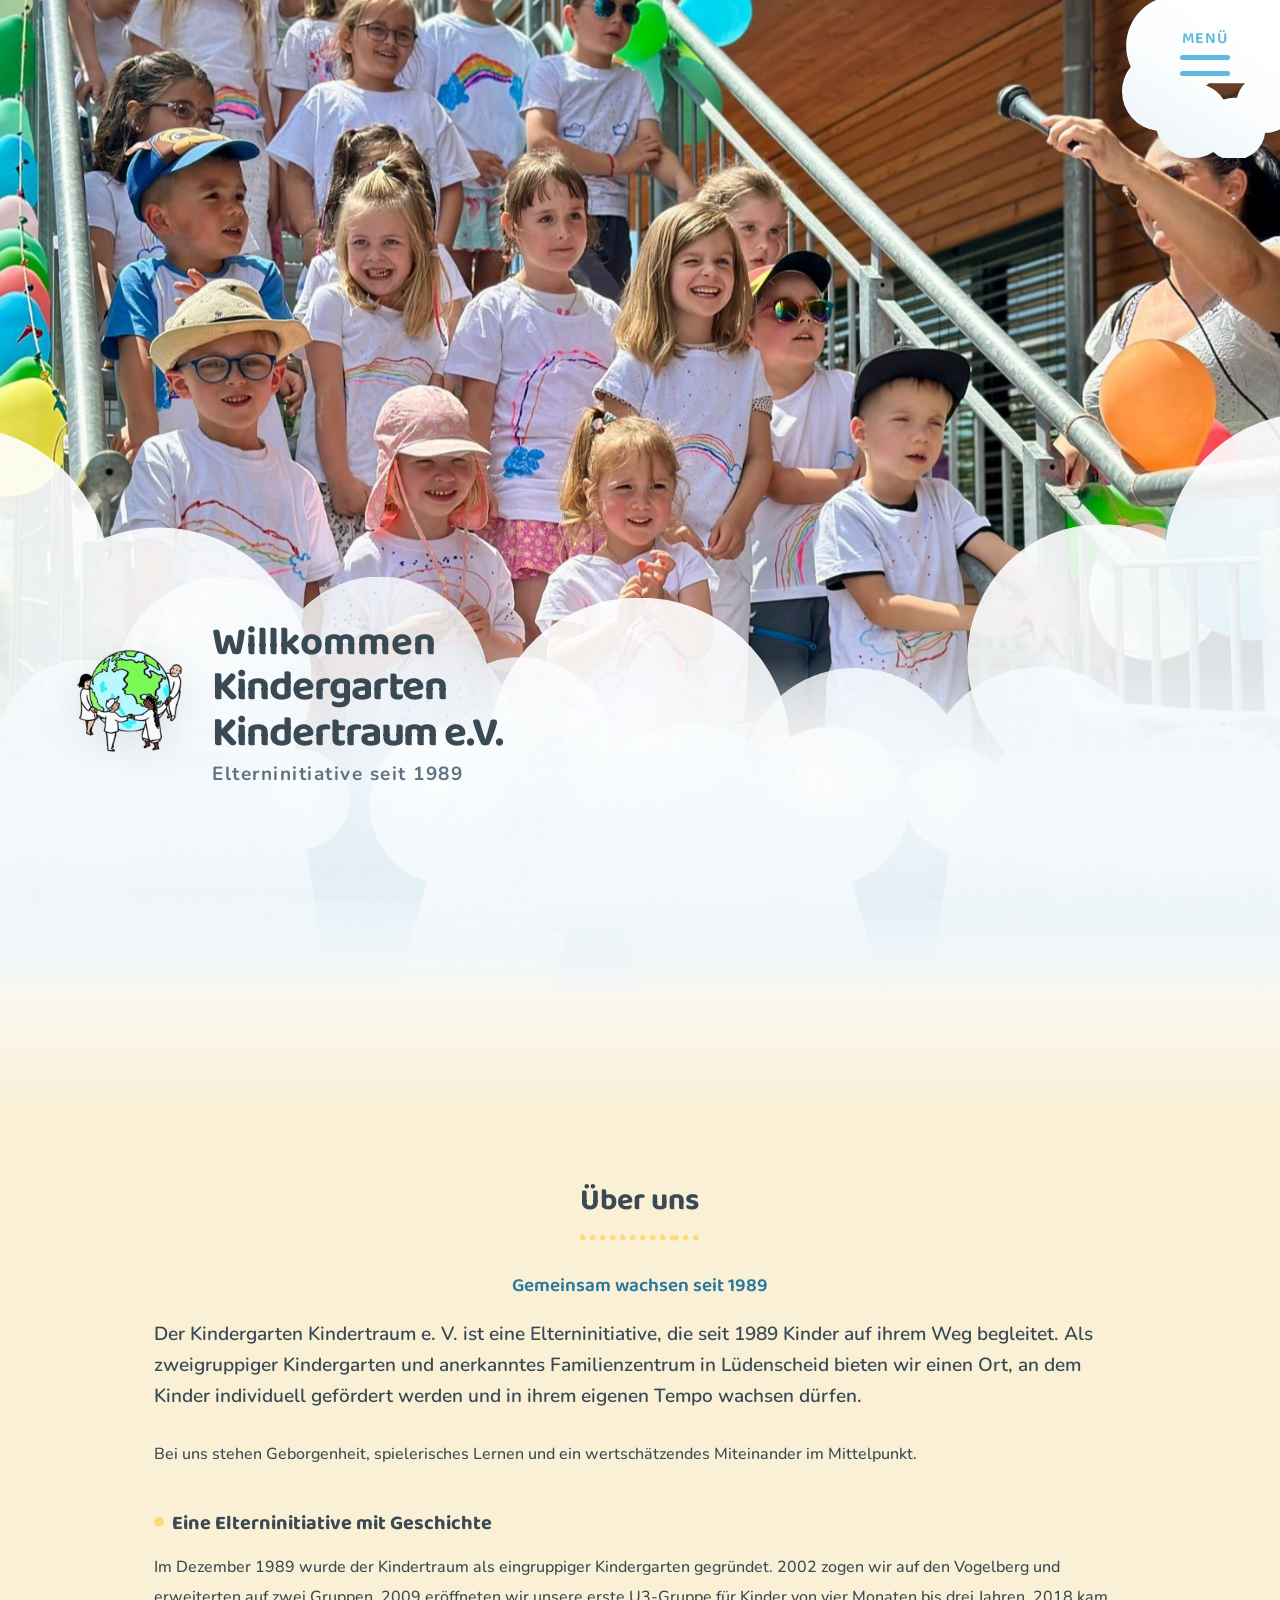
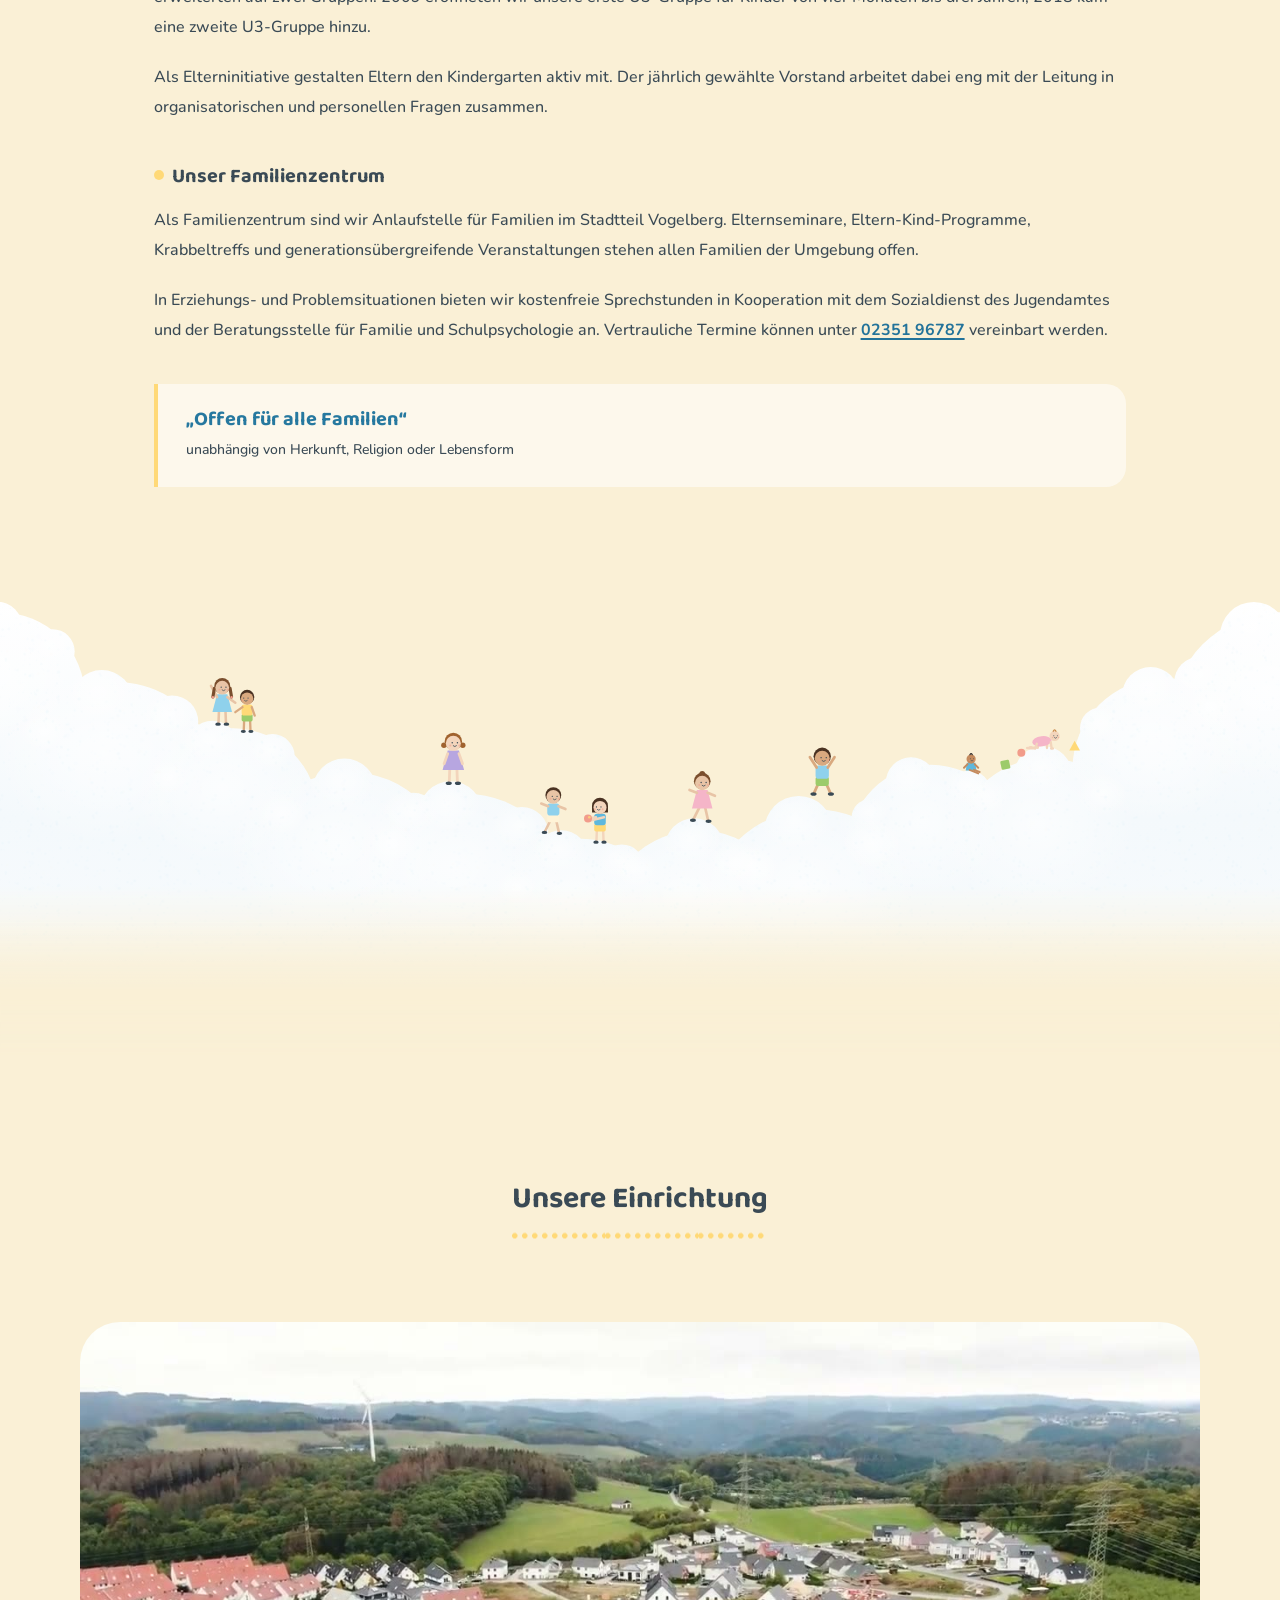
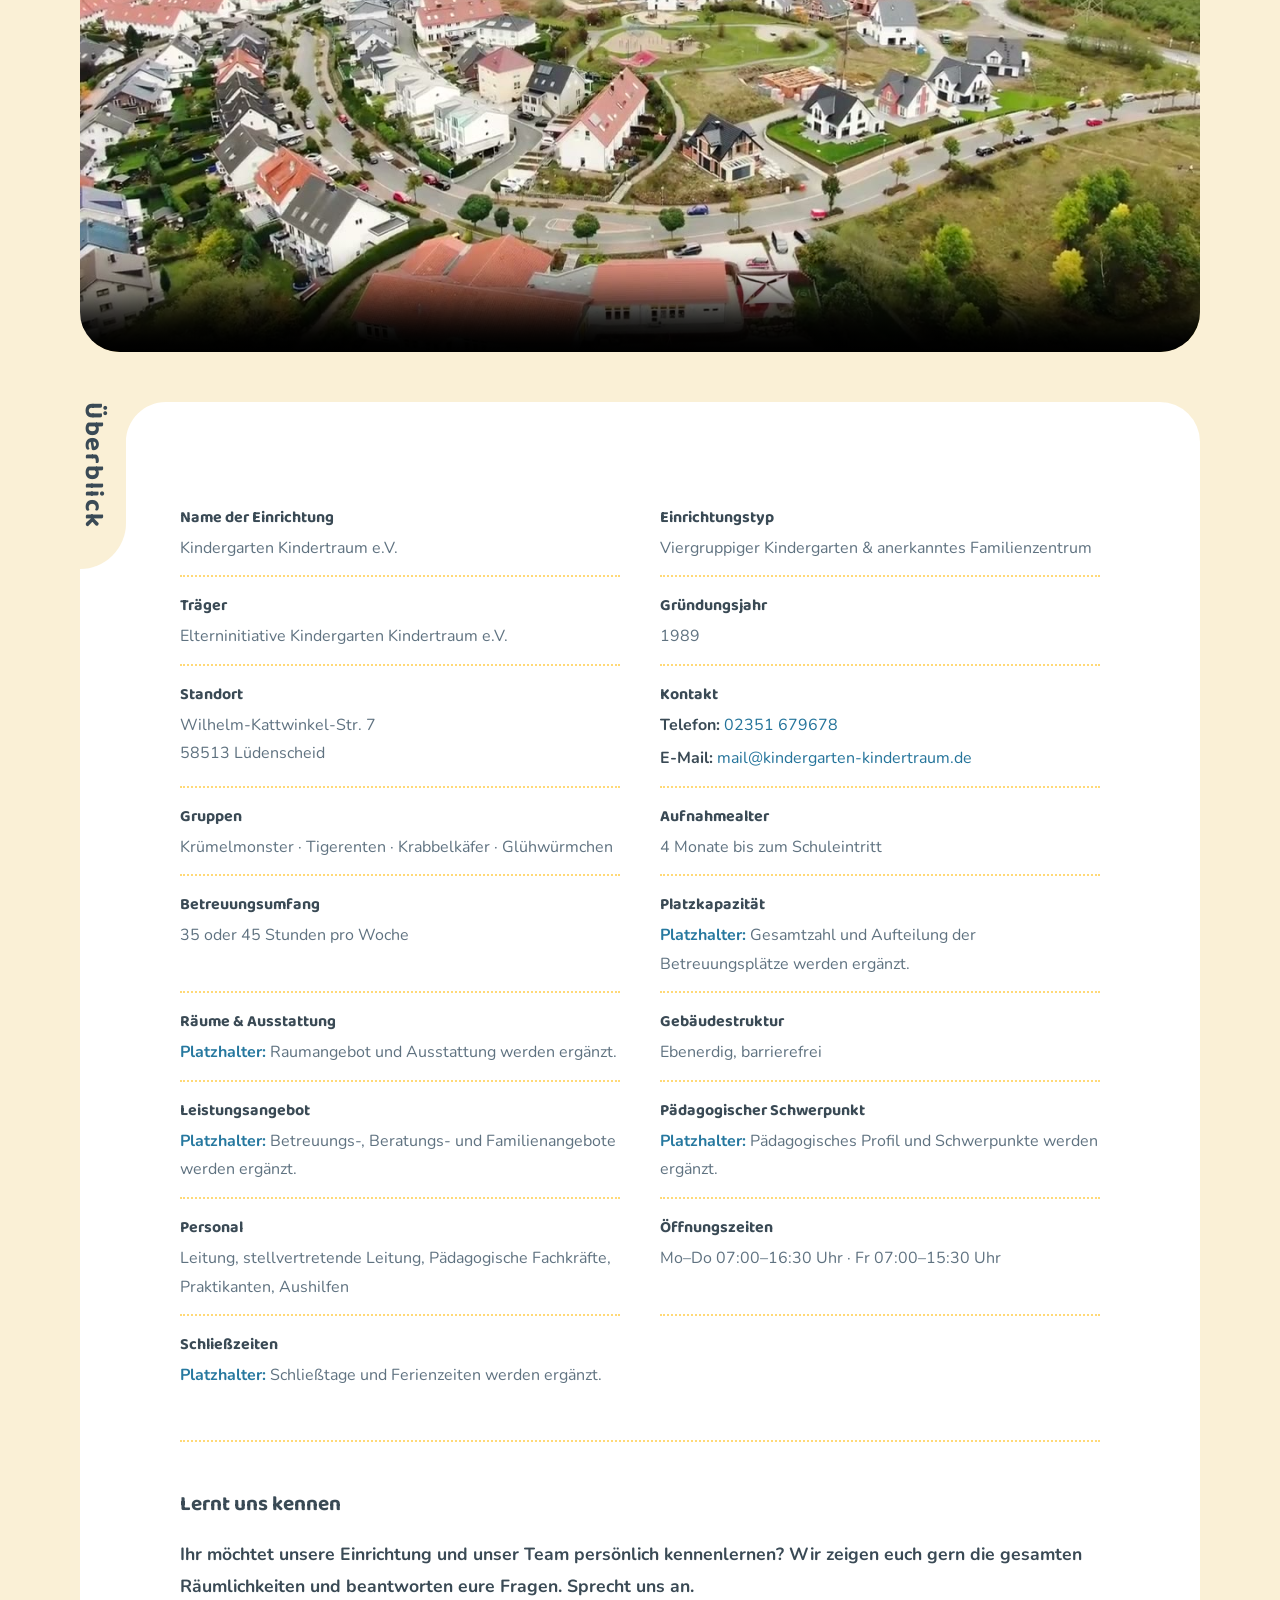
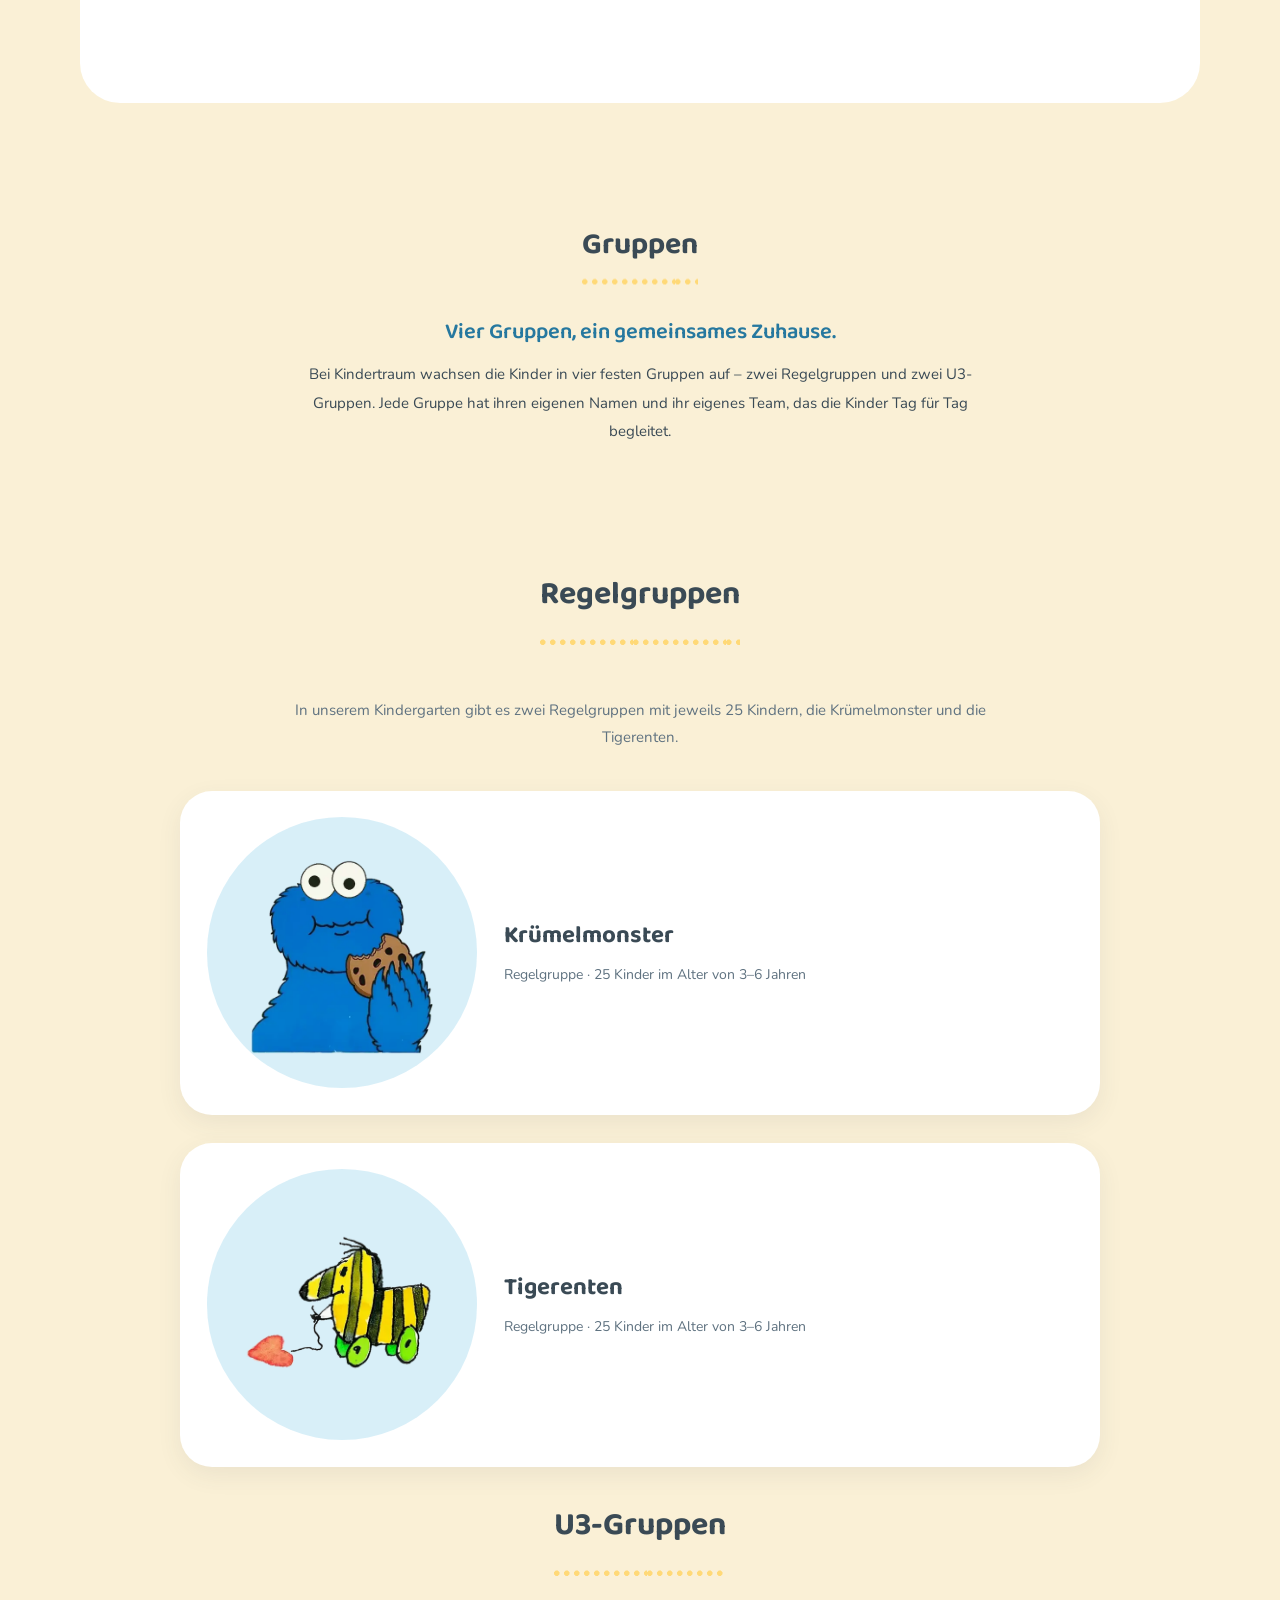
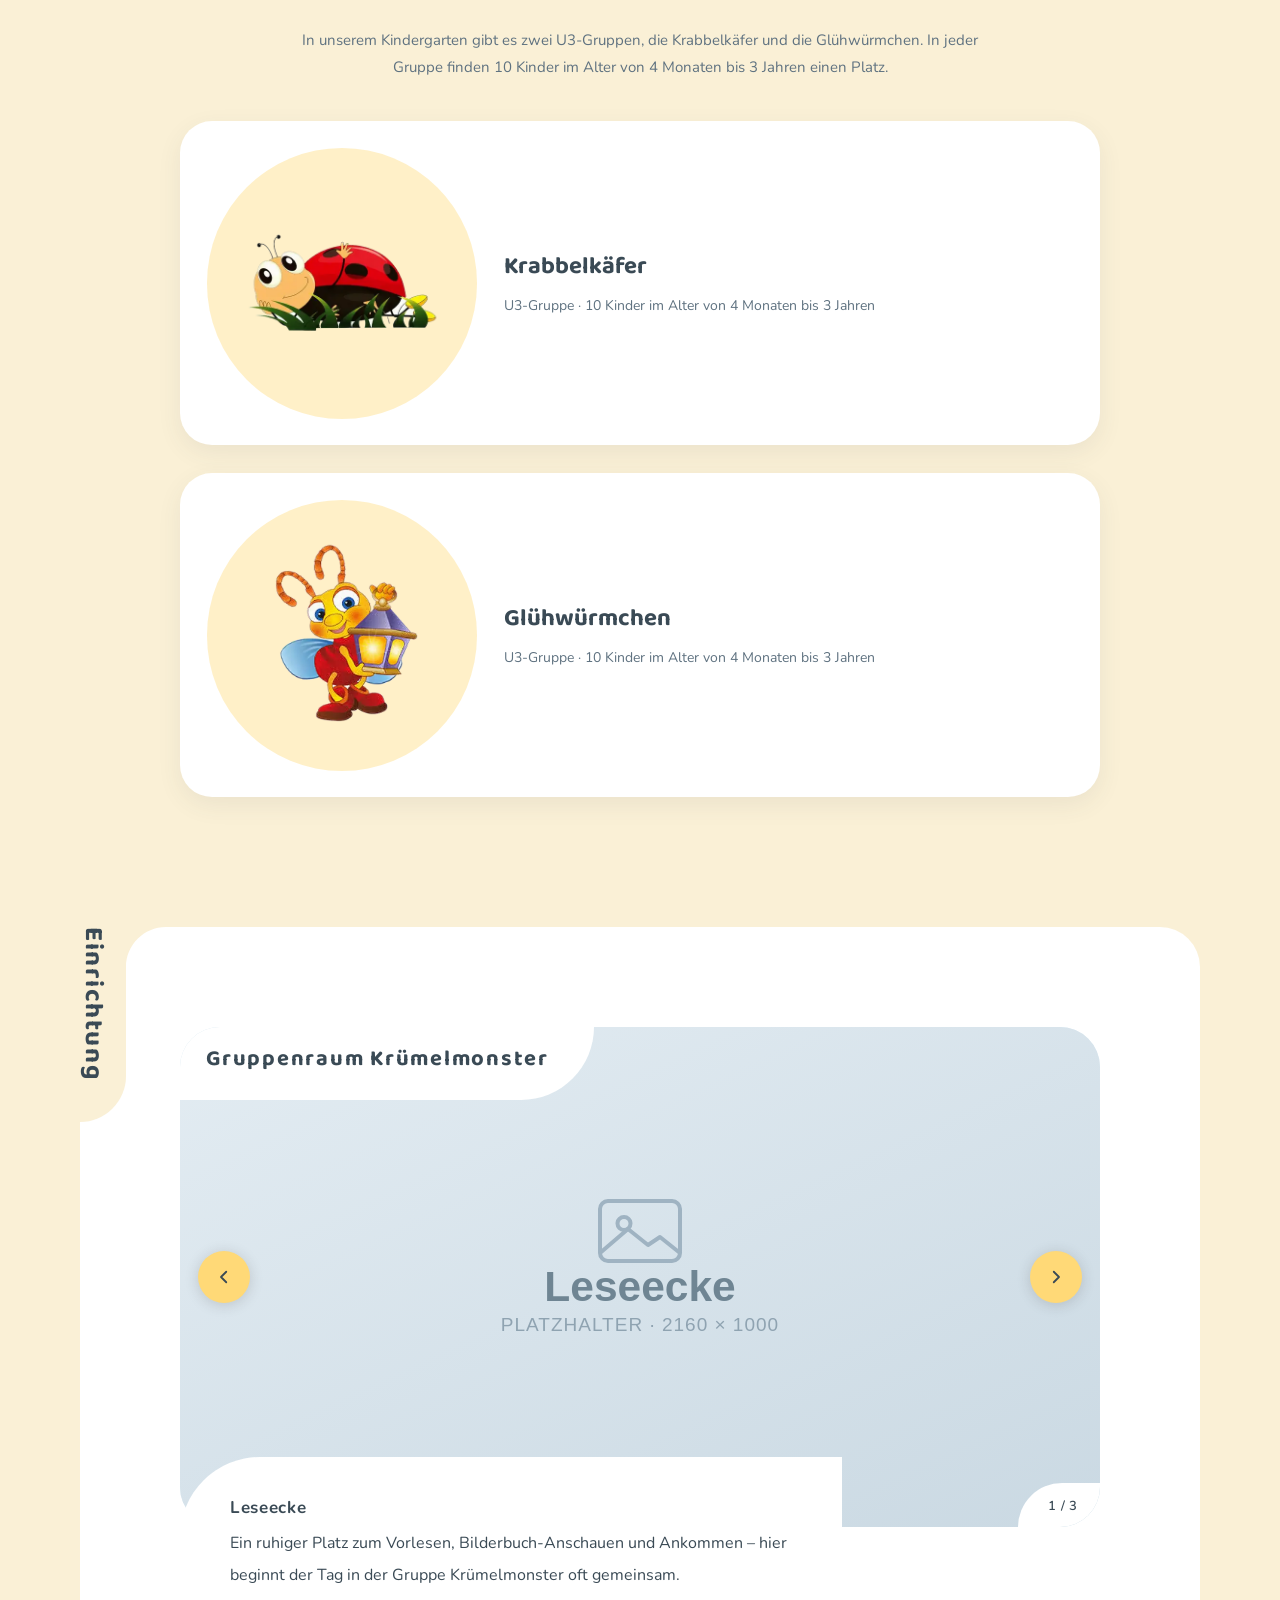
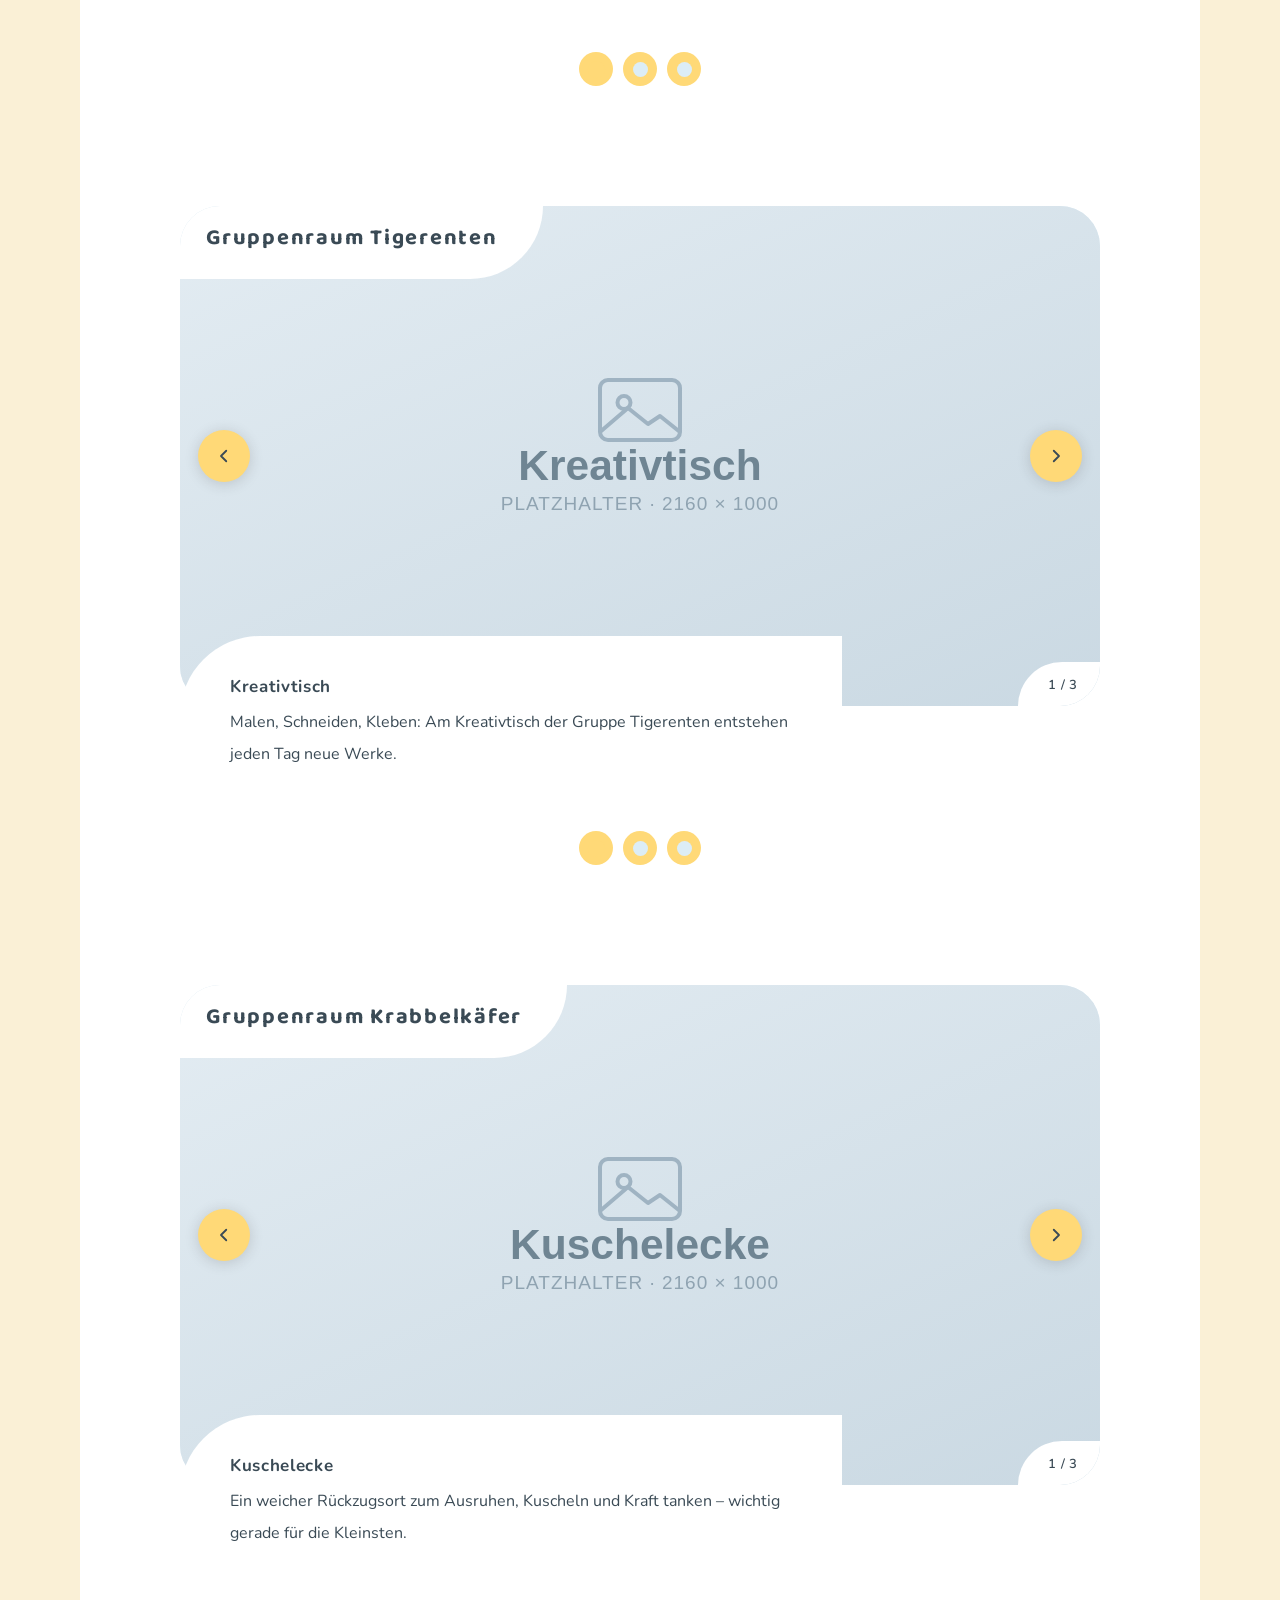
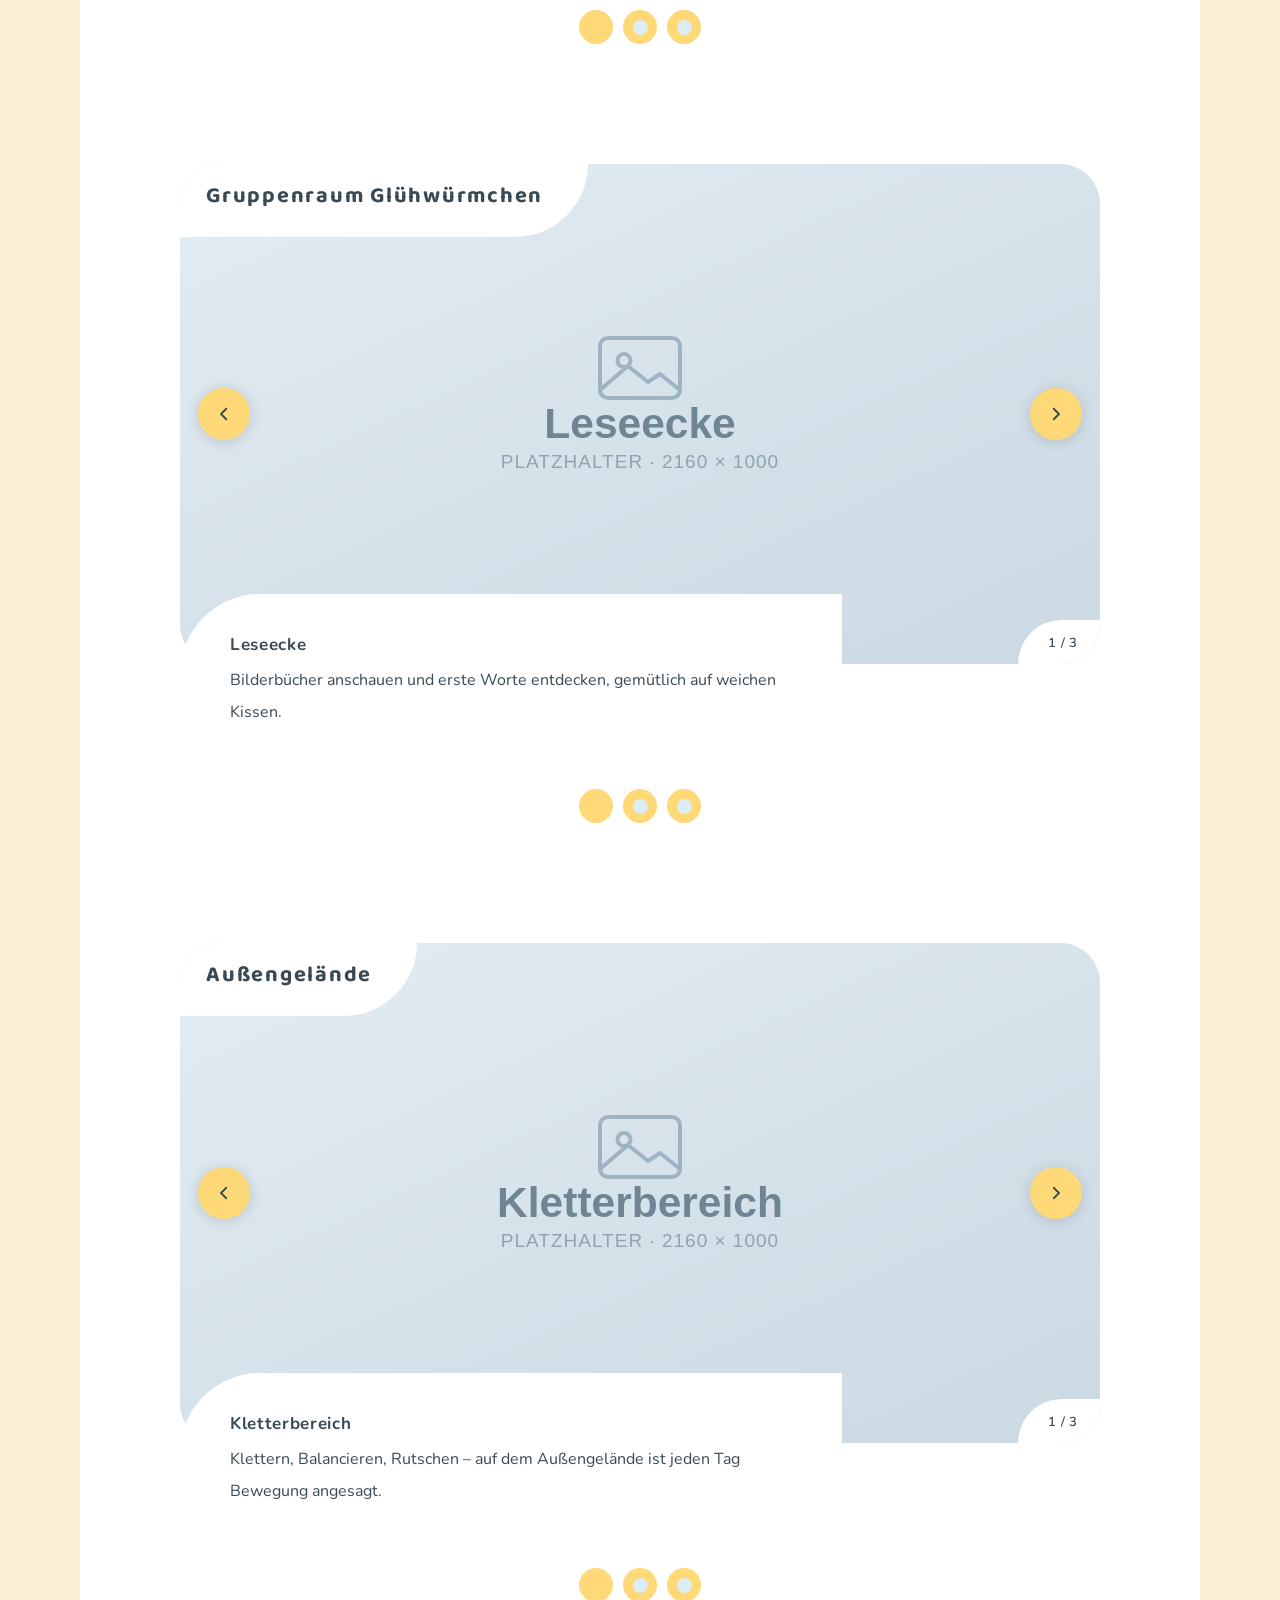
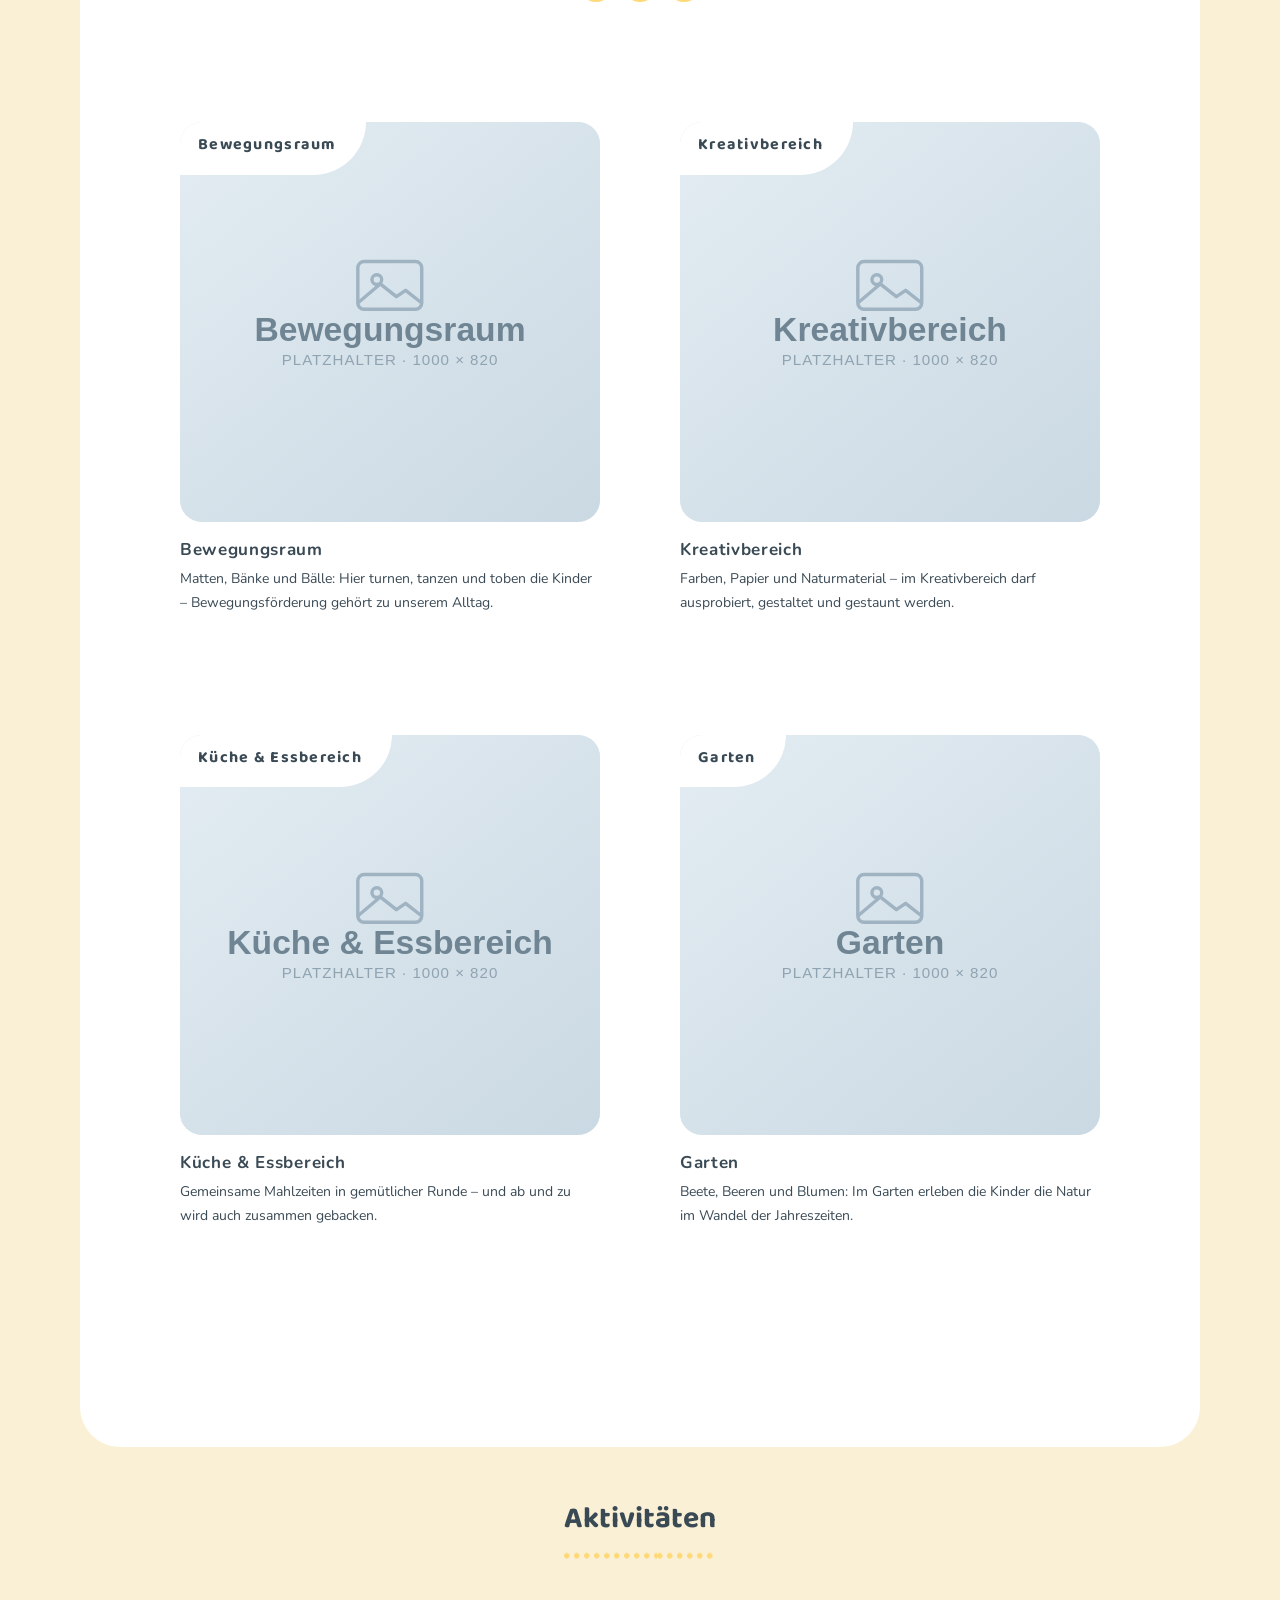
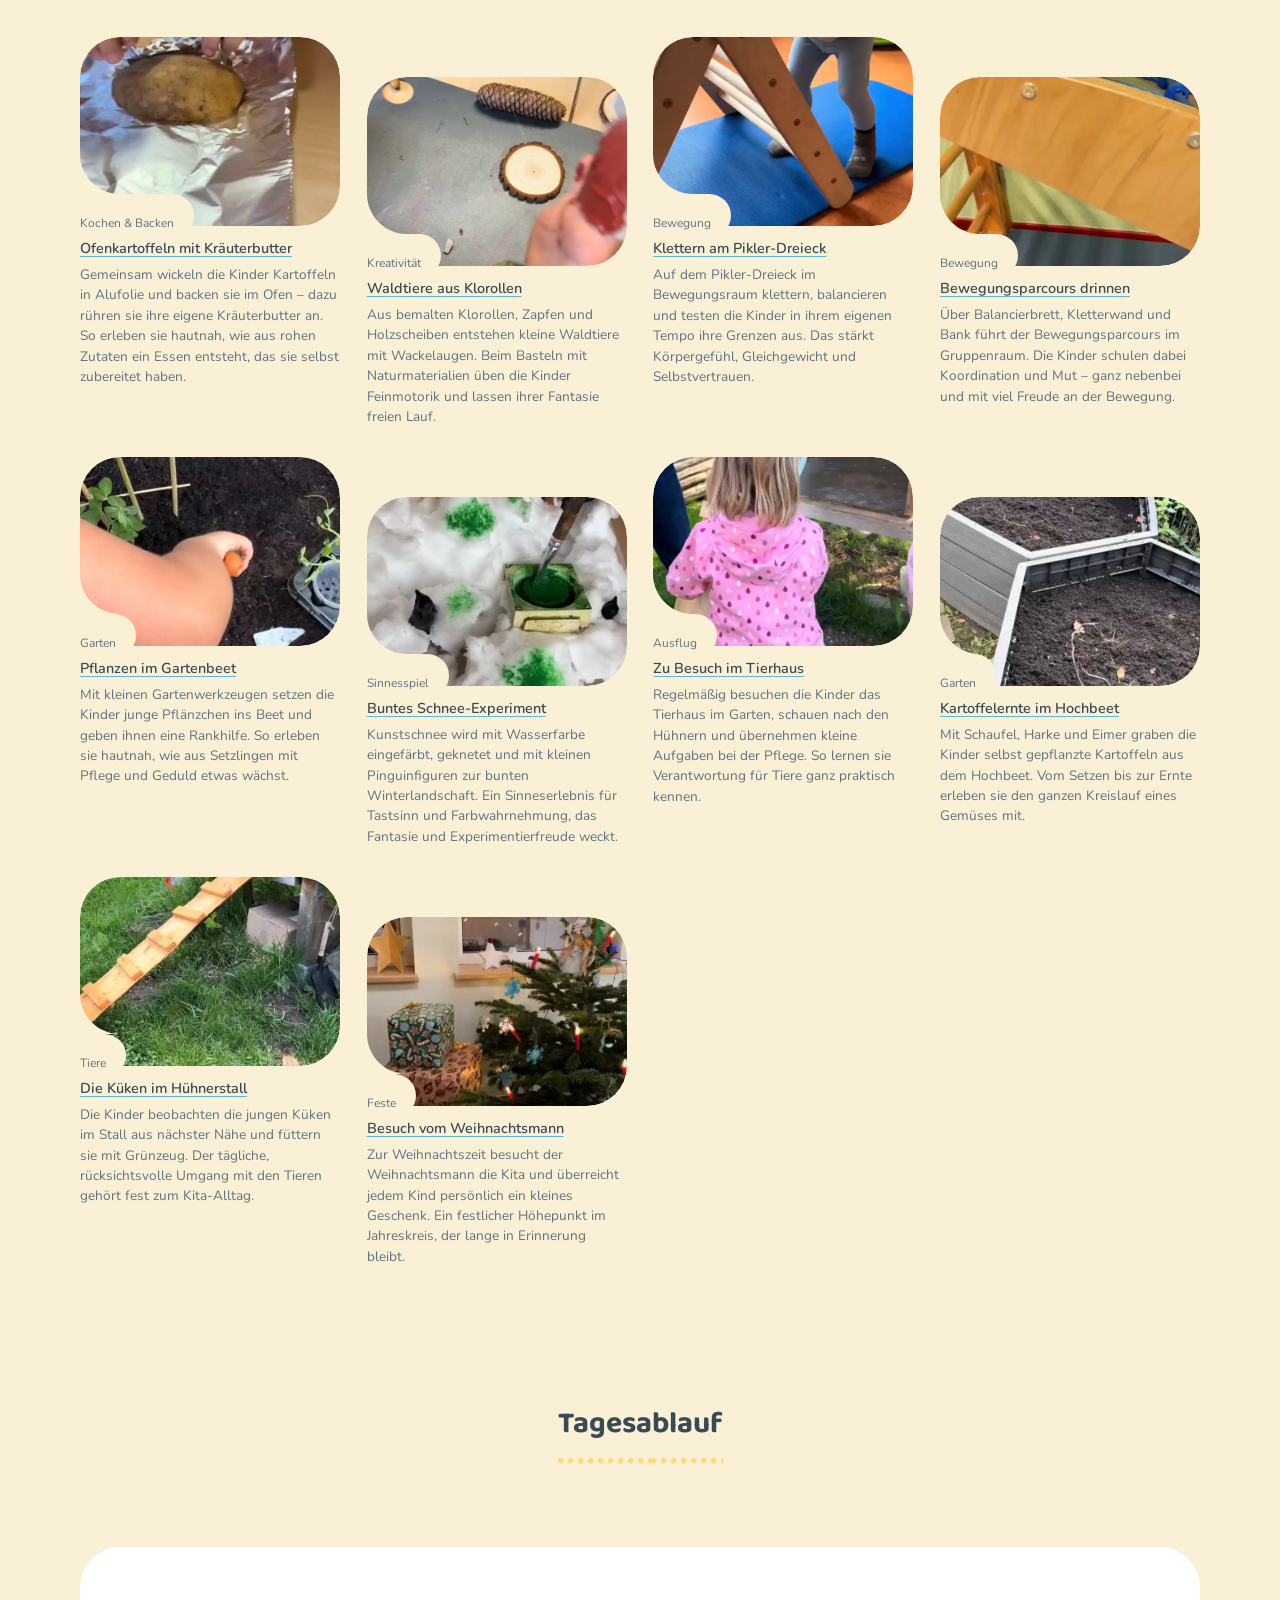
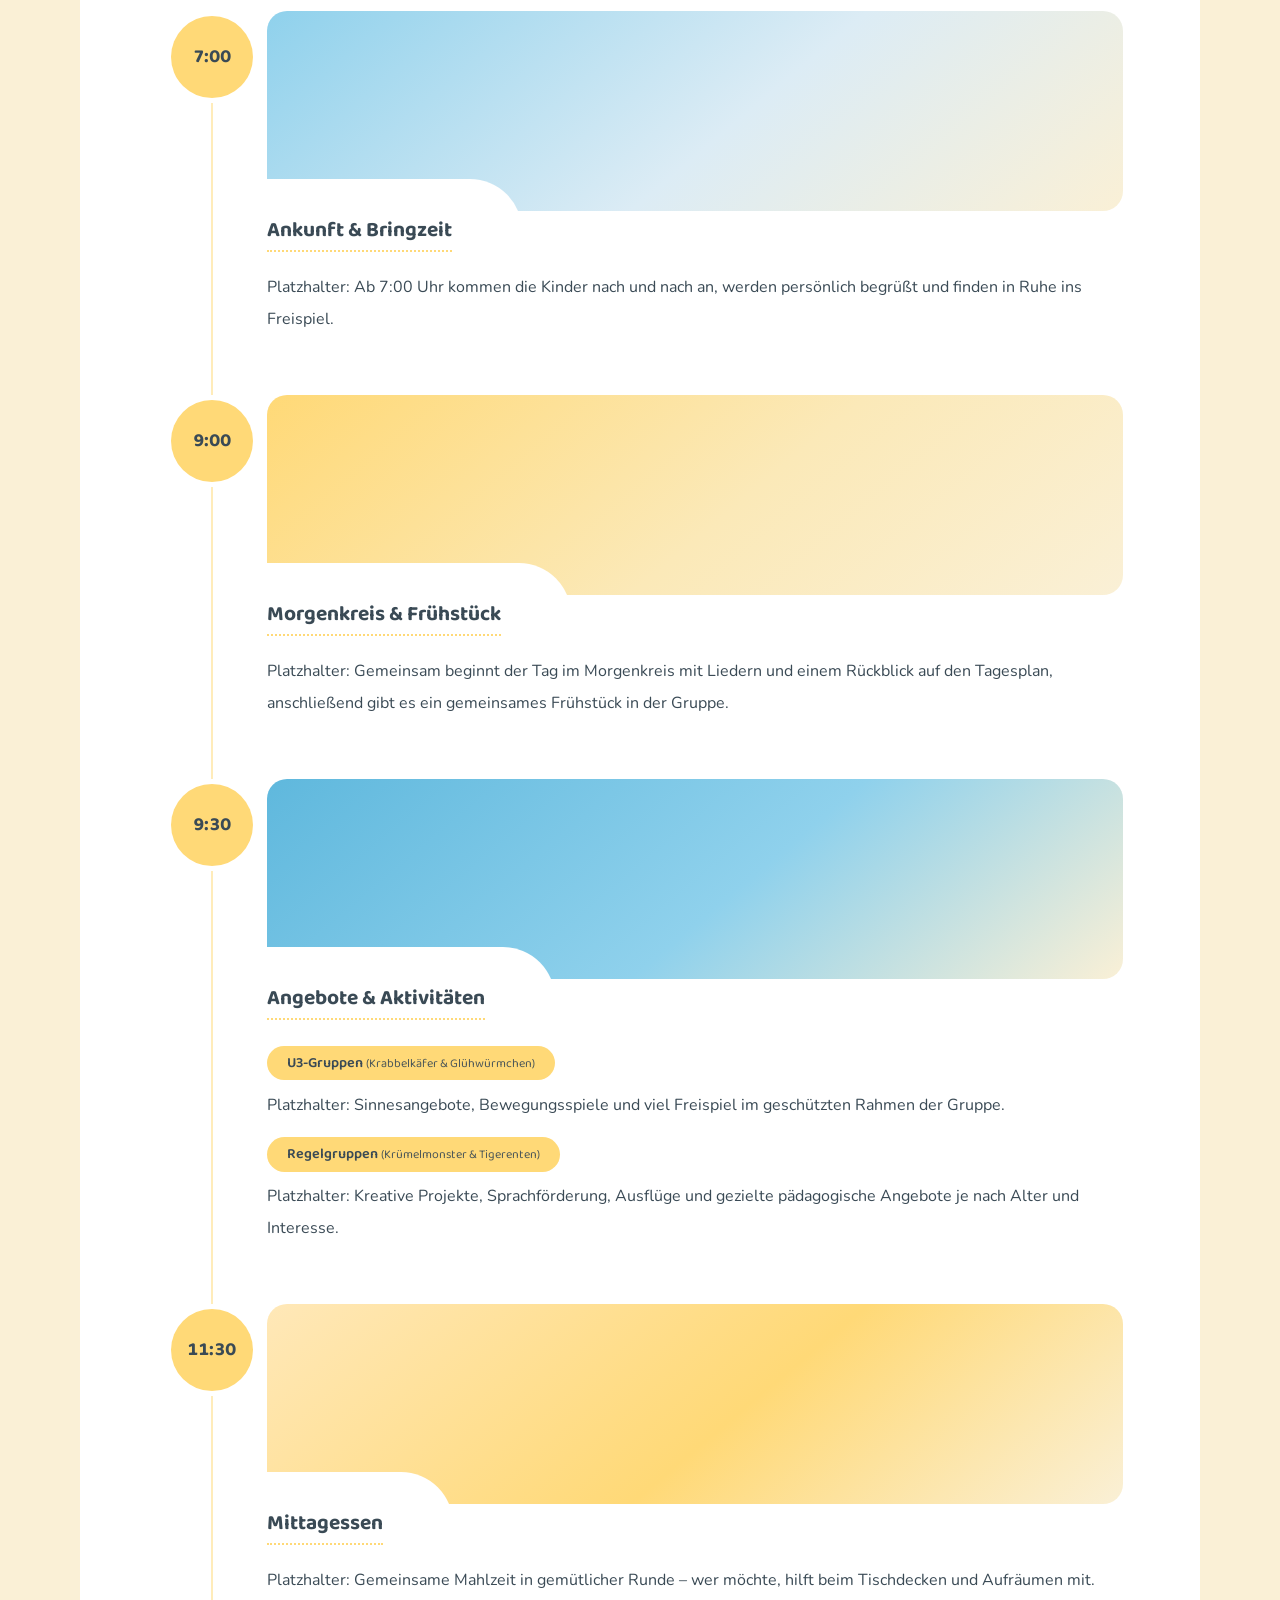
<file: index.html>
<!DOCTYPE html>
<html lang="de">
<head prefix="og: http://ogp.me/ns#">
<meta charset="utf-8">

<title>Kindergarten Kindertraum e.V. | Familienzentrum in Lüdenscheid</title>

<meta name="viewport" content="width=device-width, minimum-scale=1, initial-scale=1">
<meta name="description" content="Familienzentrum und Elterninitiative in Lüdenscheid. Geborgen aufwachsen, gemeinsam lernen und spielerisch die Welt entdecken.">
<meta name="format-detection" content="telephone=no">

<meta property="og:title" content="Kindergarten Kindertraum e.V. | Familienzentrum in Lüdenscheid">
<meta property="og:site_name" content="Kindergarten Kindertraum e.V.">
<meta property="og:description" content="Familienzentrum und Elterninitiative in Lüdenscheid. Geborgen aufwachsen, gemeinsam lernen und spielerisch die Welt entdecken.">
<meta property="og:type" content="website">
<meta property="og:locale" content="de_DE">

<link rel="preconnect" href="https://fonts.googleapis.com">
<link rel="preconnect" href="https://fonts.gstatic.com" crossorigin>
<link href="https://fonts.googleapis.com/css2?family=Baloo+2:wght@500;600;700&family=Nunito:wght@400;600;700&display=swap" rel="stylesheet">

<link rel="icon" type="image/png" href="assets/img/logo-still.png">

<!-- Vorlagen-CSS unverändert (Layout, Grid, Breakpoints), danach die Kindertraum-Overrides -->
<link rel="stylesheet" type="text/css" media="all" href="assets/css/base.css">
<link rel="stylesheet" type="text/css" media="all" href="assets/css/page_home.css">
<link rel="stylesheet" type="text/css" media="all" href="assets/css/page_about.css">
<link rel="stylesheet" type="text/css" media="all" href="assets/css/bsr.css">
<link rel="stylesheet" type="text/css" media="all" href="assets/css/kindertraum.css">
<script src="assets/js/module_common.js"></script>
<script src="assets/js/page_home.js" defer></script>
<script src="assets/js/bsr.js" defer></script>
<script src="assets/js/kindertraum.js" defer></script>

</head>

<body>

<!-- ============================================================ -->
<!-- HEADER / Overlay-Menü  (WP-Template-Part: header)             -->
<!-- ============================================================ -->
<header id="Gh" class="Gh">
	<div class="Gh--inner">
		<div class="Gh__nav">
			<div class="Gh__nav-inner">
				<nav class="g-nav">
					<p class="symbol anm">
						<a href="index.html">
							<img src="assets/img/logo-still.png" alt="Kindergarten Kindertraum e.V.">
						</a>
					</p>
					<ul class="g-nav__list main">
						<li class="g-nav__li anm">
							<a href="#message" class="g-nav__anchor">
								<span class="lbl">Über uns</span>
							</a>
						</li>
						<li class="g-nav__li anm">
							<a href="#einrichtung" class="g-nav__anchor">
								<span class="lbl">Einrichtung</span>
							</a>
						</li>
						<li class="g-nav__li anm">
							<a href="#gruppen" class="g-nav__anchor">
								<span class="lbl">Gruppen</span>
							</a>
						</li>
						<li class="g-nav__li anm">
							<a href="#news" class="g-nav__anchor">
								<span class="lbl">Aktivitäten</span>
							</a>
						</li>
						<li class="g-nav__li anm">
							<a href="#tagesablauf" class="g-nav__anchor">
								<span class="lbl">Tagesablauf</span>
							</a>
						</li>
						<li class="g-nav__li anm">
							<a href="#team" class="g-nav__anchor">
								<span class="lbl">Team</span>
							</a>
						</li>
					</ul>
					<ul class="g-nav__list sub anm">
						<li class="g-nav__li">
							<a href="#kontakt" class="g-nav__anchor">
								<span class="lbl">Kontakt</span>
							</a>
						</li>
						<li class="g-nav__li">
							<a href="#" class="g-nav__anchor">
								<span class="lbl">Datenschutz</span>
							</a>
						</li>
						<li class="g-nav__li">
							<a href="#" class="g-nav__anchor">
								<span class="lbl">Impressum</span>
							</a>
						</li>
						<li class="g-nav__li">
							<a href="https://kindergarten-kindertraum.de/wp-content/uploads/2018/04/Satzung-2015.pdf" target="_blank" rel="noopener" class="g-nav__anchor">
								<span class="lbl">Satzung</span>
							</a>
						</li>
					</ul>
				</nav>
			</div>
		</div>
	</div>
	<div class="site-subheader">
		<a href="index.html" class="site-subheader__anchor no-deco">
			<div class="logo-wrap" role="banner">
				<p class="site-name">
					<img src="assets/img/logo-still.png" alt="Kindergarten Kindertraum e.V.">
				</p>
			</div>
		</a>
	</div>
	<p class="menu__button">
		<a title="Menü" data-toggle-target="gh">
			<span class="menuButton__icon">
				<span class="btn__txt defaultTxt">Menü</span>
				<span class="btn__txt openTxt">Schließen</span>
				<span class="menuLineWrap">
					<span class="menu__line"></span>
				</span>
			</span>
		</a>
	</p>
	<div class="overlay_bk"></div>
</header>

<!-- ============================================================ -->
<!-- LOADER (nur Logo, weiches Fade – keine Buchstabenbilder)      -->
<!-- ============================================================ -->
<div class="loader-outer">
	<div class="loader">
		<div class="mark">
			<picture class="logo-motion"><source media="(prefers-reduced-motion: reduce)" srcset="assets/img/logo-still.png"><img src="assets/img/logo-animiert.webp" alt="" class="loader__logo"></picture>
		</div>
	</div>
</div>

<main id="main" class="main-wrapper" role="main">
	<div class="deco__tr"><img src="assets/img/clouds/cloud-small.svg" alt=""></div>
	<div class="deco__tl"><img src="assets/img/clouds/cloud-small.svg" alt=""></div>
	<div class="deco__ml"><img src="assets/img/clouds/cloud-small.svg" alt=""></div>
	<div class="main-contents">

		<!-- ============================================================ -->
		<!-- 1. HERO / Keyvisual  (WP-Template-Part: hero)                 -->
		<!-- ============================================================ -->
		<div id="kv" class="kv">
			<div class="kvContents">
				<div class="kvTxt"></div>
				<div id="kv__img" class="kv__img slideshow">
					<div class="img-reel">
						<div class="img-reel__item">
							<picture class="img-reel__item-inner">
								<img src="assets/img/hero/hero-1.jpg" alt="" class="img bg img-reel__item-bg" role="presentation">
							</picture>
						</div>
						<div class="img-reel__item">
							<picture class="img-reel__item-inner">
								<img src="assets/img/hero/hero-2.jpg" alt="" class="img bg img-reel__item-bg" role="presentation">
							</picture>
						</div>
						<div class="img-reel__item">
							<picture class="img-reel__item-inner">
								<img src="assets/img/hero/hero-3.jpg" alt="" class="img bg img-reel__item-bg" role="presentation">
							</picture>
						</div>
					</div>
				</div>
				<!-- Hügel-Layer der Vorlage → Wolken (identische Slots, identische Maße) -->
				<div id="mountain" class="mountain">
					<div class="mountain-behind">
						<img class="pcimg" src="assets/img/clouds/cloud-behind-pc.svg" alt="">
						<img class="spimg" src="assets/img/clouds/cloud-behind-sp.svg" alt="">
					</div>
					<div class="shinkansenWrap">
						<div class="shinkansenInner">
							<div id="shinkansen" class="shinkansen"></div>
							<div id="line" class="line"></div>
						</div>
					</div>
					<div class="mountain-front">
						<div class="mountain_frontWrap">
							<div class="birds">
								<!-- Schwalben im Vorlagen-Slot "birds": eigene SVGs im Illustrationsstil, 3 vorne + 2 weit hinten -->
								<span class="sw sw-1"><span class="sw__path"><svg class="sw__svg" viewBox="0 0 200 200" aria-hidden="true"><g class="sw__paint">
                                    <path class="sw__fill" d="M79 99 C58 96 39 86 14 69 Q29 96 55 108 Q31 119 14 139 C39 131 63 119 82 112 Z"/>
                                    <g class="sw__wing sw__wing--low"><path class="sw__fill" d="M115 101 C112 118 98 139 64 167 Q75 145 82 123 Q90 104 115 101 Z"/><path class="sw__feather" d="M104 113 Q89 140 70 158"/></g>
                                    <path class="sw__fill" d="M62 103 Q82 86 111 89 Q127 74 145 80 Q158 85 157 96 Q145 115 119 117 Q91 122 62 108 Z"/>
                                    <path class="sw__belly" d="M75 108 Q102 103 125 103 Q139 101 150 95 Q139 115 117 115 Q94 119 75 108 Z"/>
                                    <path class="sw__throat" d="M143 92 Q150 91 155 93 Q151 102 140 105 Q132 101 136 96 Z"/>
                                    <path class="sw__beak" d="M155 88 L176 94 L154 97 Q159 93 155 88 Z"/>
                                    <circle class="sw__eye-ring" cx="146" cy="87" r="4"/>
                                    <circle class="sw__eye" cx="146" cy="87" r="2.4"/>
                                    <circle class="sw__eye-light" cx="146.7" cy="86.3" r="0.9"/>
                                    <g class="sw__wing sw__wing--high"><path class="sw__fill" d="M116 96 C110 78 107 49 68 17 Q79 43 79 66 Q87 87 106 99 Z"/><path class="sw__wing-light" d="M110 91 Q96 77 89 59 Q84 36 73 23 Q102 46 110 72 Z"/><path class="sw__feather" d="M101 83 Q90 65 86 48"/></g>
                                </g></svg></span></span>
								<span class="sw sw-2"><span class="sw__path"><svg class="sw__svg" viewBox="0 0 200 200" aria-hidden="true"><g class="sw__paint">
                                    <path class="sw__fill" d="M79 99 C58 96 39 86 14 69 Q29 96 55 108 Q31 119 14 139 C39 131 63 119 82 112 Z"/>
                                    <g class="sw__wing sw__wing--low"><path class="sw__fill" d="M115 101 C112 118 98 139 64 167 Q75 145 82 123 Q90 104 115 101 Z"/><path class="sw__feather" d="M104 113 Q89 140 70 158"/></g>
                                    <path class="sw__fill" d="M62 103 Q82 86 111 89 Q127 74 145 80 Q158 85 157 96 Q145 115 119 117 Q91 122 62 108 Z"/>
                                    <path class="sw__belly" d="M75 108 Q102 103 125 103 Q139 101 150 95 Q139 115 117 115 Q94 119 75 108 Z"/>
                                    <path class="sw__throat" d="M143 92 Q150 91 155 93 Q151 102 140 105 Q132 101 136 96 Z"/>
                                    <path class="sw__beak" d="M155 88 L176 94 L154 97 Q159 93 155 88 Z"/>
                                    <circle class="sw__eye-ring" cx="146" cy="87" r="4"/>
                                    <circle class="sw__eye" cx="146" cy="87" r="2.4"/>
                                    <circle class="sw__eye-light" cx="146.7" cy="86.3" r="0.9"/>
                                    <g class="sw__wing sw__wing--high"><path class="sw__fill" d="M116 96 C110 78 107 49 68 17 Q79 43 79 66 Q87 87 106 99 Z"/><path class="sw__wing-light" d="M110 91 Q96 77 89 59 Q84 36 73 23 Q102 46 110 72 Z"/><path class="sw__feather" d="M101 83 Q90 65 86 48"/></g>
                                </g></svg></span></span>
								<span class="sw sw-3"><span class="sw__path"><svg class="sw__svg" viewBox="0 0 200 200" aria-hidden="true"><g class="sw__paint">
                                    <path class="sw__fill" d="M79 99 C58 96 39 86 14 69 Q29 96 55 108 Q31 119 14 139 C39 131 63 119 82 112 Z"/>
                                    <g class="sw__wing sw__wing--low"><path class="sw__fill" d="M115 101 C112 118 98 139 64 167 Q75 145 82 123 Q90 104 115 101 Z"/><path class="sw__feather" d="M104 113 Q89 140 70 158"/></g>
                                    <path class="sw__fill" d="M62 103 Q82 86 111 89 Q127 74 145 80 Q158 85 157 96 Q145 115 119 117 Q91 122 62 108 Z"/>
                                    <path class="sw__belly" d="M75 108 Q102 103 125 103 Q139 101 150 95 Q139 115 117 115 Q94 119 75 108 Z"/>
                                    <path class="sw__throat" d="M143 92 Q150 91 155 93 Q151 102 140 105 Q132 101 136 96 Z"/>
                                    <path class="sw__beak" d="M155 88 L176 94 L154 97 Q159 93 155 88 Z"/>
                                    <circle class="sw__eye-ring" cx="146" cy="87" r="4"/>
                                    <circle class="sw__eye" cx="146" cy="87" r="2.4"/>
                                    <circle class="sw__eye-light" cx="146.7" cy="86.3" r="0.9"/>
                                    <g class="sw__wing sw__wing--high"><path class="sw__fill" d="M116 96 C110 78 107 49 68 17 Q79 43 79 66 Q87 87 106 99 Z"/><path class="sw__wing-light" d="M110 91 Q96 77 89 59 Q84 36 73 23 Q102 46 110 72 Z"/><path class="sw__feather" d="M101 83 Q90 65 86 48"/></g>
                                </g></svg></span></span>
								<span class="sw sw-far sw-4"><span class="sw__path"><svg class="sw__svg" viewBox="0 0 200 200" aria-hidden="true"><g class="sw__paint">
                                    <path class="sw__fill" d="M79 99 C58 96 39 86 14 69 Q29 96 55 108 Q31 119 14 139 C39 131 63 119 82 112 Z"/>
                                    <g class="sw__wing sw__wing--low"><path class="sw__fill" d="M115 101 C112 118 98 139 64 167 Q75 145 82 123 Q90 104 115 101 Z"/><path class="sw__feather" d="M104 113 Q89 140 70 158"/></g>
                                    <path class="sw__fill" d="M62 103 Q82 86 111 89 Q127 74 145 80 Q158 85 157 96 Q145 115 119 117 Q91 122 62 108 Z"/>
                                    <path class="sw__belly" d="M75 108 Q102 103 125 103 Q139 101 150 95 Q139 115 117 115 Q94 119 75 108 Z"/>
                                    <path class="sw__throat" d="M143 92 Q150 91 155 93 Q151 102 140 105 Q132 101 136 96 Z"/>
                                    <path class="sw__beak" d="M155 88 L176 94 L154 97 Q159 93 155 88 Z"/>
                                    <circle class="sw__eye-ring" cx="146" cy="87" r="4"/>
                                    <circle class="sw__eye" cx="146" cy="87" r="2.4"/>
                                    <circle class="sw__eye-light" cx="146.7" cy="86.3" r="0.9"/>
                                    <g class="sw__wing sw__wing--high"><path class="sw__fill" d="M116 96 C110 78 107 49 68 17 Q79 43 79 66 Q87 87 106 99 Z"/><path class="sw__wing-light" d="M110 91 Q96 77 89 59 Q84 36 73 23 Q102 46 110 72 Z"/><path class="sw__feather" d="M101 83 Q90 65 86 48"/></g>
                                </g></svg></span></span>
								<span class="sw sw-far sw-5"><span class="sw__path"><svg class="sw__svg" viewBox="0 0 200 200" aria-hidden="true"><g class="sw__paint">
                                    <path class="sw__fill" d="M79 99 C58 96 39 86 14 69 Q29 96 55 108 Q31 119 14 139 C39 131 63 119 82 112 Z"/>
                                    <g class="sw__wing sw__wing--low"><path class="sw__fill" d="M115 101 C112 118 98 139 64 167 Q75 145 82 123 Q90 104 115 101 Z"/><path class="sw__feather" d="M104 113 Q89 140 70 158"/></g>
                                    <path class="sw__fill" d="M62 103 Q82 86 111 89 Q127 74 145 80 Q158 85 157 96 Q145 115 119 117 Q91 122 62 108 Z"/>
                                    <path class="sw__belly" d="M75 108 Q102 103 125 103 Q139 101 150 95 Q139 115 117 115 Q94 119 75 108 Z"/>
                                    <path class="sw__throat" d="M143 92 Q150 91 155 93 Q151 102 140 105 Q132 101 136 96 Z"/>
                                    <path class="sw__beak" d="M155 88 L176 94 L154 97 Q159 93 155 88 Z"/>
                                    <circle class="sw__eye-ring" cx="146" cy="87" r="4"/>
                                    <circle class="sw__eye" cx="146" cy="87" r="2.4"/>
                                    <circle class="sw__eye-light" cx="146.7" cy="86.3" r="0.9"/>
                                    <g class="sw__wing sw__wing--high"><path class="sw__fill" d="M116 96 C110 78 107 49 68 17 Q79 43 79 66 Q87 87 106 99 Z"/><path class="sw__wing-light" d="M110 91 Q96 77 89 59 Q84 36 73 23 Q102 46 110 72 Z"/><path class="sw__feather" d="M101 83 Q90 65 86 48"/></g>
                                </g></svg></span></span>
							</div>
							<div class="mountain--frontLeft">
								<img src="assets/img/clouds/cloud-front-left.svg" alt="">
							</div>
							<div class="mountain--frontBlock">
								<div class="kvHero">
									<div class="kvLogo">
										<picture class="logo-motion"><source media="(prefers-reduced-motion: reduce)" srcset="assets/img/logo-still.png"><img src="assets/img/logo-animiert.webp" alt=""></picture>
									</div>
									<div class="kvHeroText">
										<span class="kvLogo__welcome">Willkommen</span>
										<h1 class="kvLogo__name">Kindergarten Kindertraum e.V.</h1>
										<span class="kvLogo__sub">Elterninitiative seit 1989</span>
									</div>
								</div>
								<div class="mountain-frontImg">
									<img src="assets/img/clouds/cloud-front.svg" alt="">
								</div>
							</div>
							<div class="mountain--frontRight">
								<img src="assets/img/clouds/cloud-front-right.svg" alt="">
							</div>
						</div>
					</div>
				</div>
				<div class="kv-enTxt"></div>
			</div>
		</div>

		<div class="content">

			<!-- ============================================================ -->
			<!-- 2. ÜBER UNS / Botschaft  (WP-Template-Part: message)           -->
			<!-- ============================================================ -->
			<div id="message" class="message">
				<div class="msgContents">
					<div class="titleContents">
						<h2 class="contents__ttl h-ut">
							<span class="contents__ttl-txt">Über uns</span>
						</h2>
					</div>
					<p class="msgLead">Gemeinsam wachsen seit 1989</p>
					<div class="megTxtWrap">
						<p class="msgTxt msgTxt--lead">Der Kindergarten Kindertraum e. V. ist eine Elterninitiative, die seit 1989 Kinder auf ihrem Weg begleitet. Als zweigruppiger Kindergarten und anerkanntes Familienzentrum in Lüdenscheid bieten wir einen Ort, an dem Kinder individuell gefördert werden und in ihrem eigenen Tempo wachsen dürfen.</p>
						<p class="msgTxt">Bei uns stehen Geborgenheit, spielerisches Lernen und ein wertschätzendes Miteinander im Mittelpunkt.</p>
						<h3 class="msgSub">Eine Elterninitiative mit Geschichte</h3>
						<p class="msgTxt">Im Dezember 1989 wurde der Kindertraum als eingruppiger Kindergarten gegründet. 2002 zogen wir auf den Vogelberg und erweiterten auf zwei Gruppen. 2009 eröffneten wir unsere erste U3-Gruppe für Kinder von vier Monaten bis drei Jahren, 2018 kam eine zweite U3-Gruppe hinzu.</p>
						<p class="msgTxt">Als Elterninitiative gestalten Eltern den Kindergarten aktiv mit. Der jährlich gewählte Vorstand arbeitet dabei eng mit der Leitung in organisatorischen und personellen Fragen zusammen.</p>
						<h3 class="msgSub">Unser Familienzentrum</h3>
						<p class="msgTxt">Als Familienzentrum sind wir Anlaufstelle für Familien im Stadtteil Vogelberg. Elternseminare, Eltern-Kind-Programme, Krabbeltreffs und generationsübergreifende Veranstaltungen stehen allen Familien der Umgebung offen.</p>
						<p class="msgTxt">In Erziehungs- und Problemsituationen bieten wir kostenfreie Sprechstunden in Kooperation mit dem Sozialdienst des Jugendamtes und der Beratungsstelle für Familie und Schulpsychologie an. Vertrauliche Termine können unter <a href="tel:+49235196787" class="msgTxt__link">02351 96787</a> vereinbart werden.</p>
						<p class="msgQuote"><strong>„Offen für alle Familien“</strong><span class="msgQuote__sub">unabhängig von Herkunft, Religion oder Lebensform</span></p>
					</div>
				</div>
				<div class="ms_frame-bottom">
					<img src="assets/img/clouds/cloud-ms-bottom.svg" alt="">
				</div>
			</div>

			<!-- ============================================================ -->
			<!-- 3. UNSERE EINRICHTUNG  (WP-Template-Part: einrichtung)         -->
			<!-- Übernommen aus unsere-einrichtung.html (siehe _archiv/)        -->
			<!-- ============================================================ -->
			<div id="einrichtung" class="einrichtung-section c-section--m">
				<div class="titleContents">
					<h2 class="contents__ttl h-ut">
						<span class="contents__ttl-txt">Unsere Einrichtung</span>
					</h2>
				</div>

				<div id="access" class="access block c-section--m">
					<div class="accessContentsWrap w-state">
						<figure class="access__fig access__fig--full vtWrap">
							<video class="access__video img--radius" controls preload="metadata" playsinline poster="assets/video/kindertraum-video-poster.jpg">
								<source src="assets/video/kindertraum-video-720p.mp4" type="video/mp4">
								Euer Browser unterstützt keine Videowiedergabe.
							</video>
						</figure>
					</div>
				</div>

				<div id="overview" class="overview block c-section--m">
					<div class="overviewContentsWrap bg--white w-state vtWrap">
						<h2 class="contents__ttl t vertical">
							<span class="contents__ttl-txt">Überblick</span>
						</h2>
						<dl class="overviewList">
							<div class="ov__item space_adjustment">
								<dt class="ovTitle b">Name der Einrichtung</dt>
								<dd class="ovData">Kindergarten Kindertraum e.V.</dd>
							</div>
							<div class="ov__item">
								<dt class="ovTitle b">Einrichtungstyp</dt>
								<dd class="ovData">Viergruppiger Kindergarten &amp; anerkanntes Familienzentrum</dd>
							</div>
							<div class="ov__item">
								<dt class="ovTitle b">Träger</dt>
								<dd class="ovData">Elterninitiative Kindergarten Kindertraum e.V.</dd>
							</div>
							<div class="ov__item">
								<dt class="ovTitle b">Gründungsjahr</dt>
								<dd class="ovData">1989</dd>
							</div>
							<div class="ov__item">
								<dt class="ovTitle b">Standort</dt>
								<dd class="ovData">Wilhelm-Kattwinkel-Str. 7<br>58513 Lüdenscheid</dd>
							</div>
							<div class="ov__item">
								<dt class="ovTitle b">Kontakt</dt>
								<dd class="ovData ovData--contact">
									<a href="tel:+492351679678"><span>Telefon:</span> 02351 679678</a>
									<a href="mailto:mail@kindergarten-kindertraum.de"><span>E-Mail:</span> mail@kindergarten-kindertraum.de</a>
								</dd>
							</div>
							<div class="ov__item">
								<dt class="ovTitle b">Gruppen</dt>
								<dd class="ovData">Krümelmonster · Tigerenten · Krabbelkäfer · Glühwürmchen</dd>
							</div>
							<div class="ov__item">
								<dt class="ovTitle b">Aufnahmealter</dt>
								<dd class="ovData">4 Monate bis zum Schuleintritt</dd>
							</div>
							<div class="ov__item">
								<dt class="ovTitle b">Betreuungsumfang</dt>
								<dd class="ovData">35 oder 45 Stunden pro Woche</dd>
							</div>
							<div class="ov__item">
								<dt class="ovTitle b">Platzkapazität</dt>
								<dd class="ovData ovData--placeholder"><span>Platzhalter:</span> Gesamtzahl und Aufteilung der Betreuungsplätze werden ergänzt.</dd>
							</div>
							<div class="ov__item">
								<dt class="ovTitle b">Räume &amp; Ausstattung</dt>
								<dd class="ovData ovData--placeholder"><span>Platzhalter:</span> Raumangebot und Ausstattung werden ergänzt.</dd>
							</div>
							<div class="ov__item">
								<dt class="ovTitle b">Gebäudestruktur</dt>
								<dd class="ovData">Ebenerdig, barrierefrei</dd>
							</div>
							<div class="ov__item">
								<dt class="ovTitle b">Leistungsangebot</dt>
								<dd class="ovData ovData--placeholder"><span>Platzhalter:</span> Betreuungs-, Beratungs- und Familienangebote werden ergänzt.</dd>
							</div>
							<div class="ov__item">
								<dt class="ovTitle b">Pädagogischer Schwerpunkt</dt>
								<dd class="ovData ovData--placeholder"><span>Platzhalter:</span> Pädagogisches Profil und Schwerpunkte werden ergänzt.</dd>
							</div>
							<div class="ov__item">
								<dt class="ovTitle b">Personal</dt>
								<dd class="ovData">Leitung, stellvertretende Leitung, Pädagogische Fachkräfte, Praktikanten, Aushilfen</dd>
							</div>
							<div class="ov__item">
								<dt class="ovTitle b">Öffnungszeiten</dt>
								<dd class="ovData">Mo–Do 07:00–16:30 Uhr · Fr 07:00–15:30 Uhr</dd>
							</div>
							<div class="ov__item">
								<dt class="ovTitle b">Schließzeiten</dt>
								<dd class="ovData ovData--placeholder"><span>Platzhalter:</span> Schließtage und Ferienzeiten werden ergänzt.</dd>
							</div>
						</dl>
						<div class="overviewNote">
						<h3 class="overviewNote__ttl">Lernt uns kennen</h3>
						<p class="overviewNote__txt">Ihr möchtet unsere Einrichtung und unser Team persönlich kennenlernen? Wir zeigen euch gern die gesamten Räumlichkeiten und beantworten eure Fragen. Sprecht uns an.</p>
					</div>
					</div>
				</div>

				<!-- ============================================================ -->
				<!-- GRUPPEN  (WP-Template-Part: gruppen)                           -->
				<!-- Übernommen aus gruppen.html (siehe _archiv/)                   -->
				<!-- ============================================================ -->
				<div id="gruppen" class="gruppen-section c-section--m">
					<div class="titleContents">
						<h2 class="contents__ttl h-ut">
							<span class="contents__ttl-txt">Gruppen</span>
						</h2>
					</div>
					<div class="team-intro w-state">
						<p class="team-intro__sub">Vier Gruppen, ein gemeinsames Zuhause.</p>
						<p class="team-intro__txt">Bei Kindertraum wachsen die Kinder in vier festen Gruppen auf – zwei Regelgruppen und zwei U3-Gruppen. Jede Gruppe hat ihren eigenen Namen und ihr eigenes Team, das die Kinder Tag für Tag begleitet.</p>
					</div>

					<div id="regelgruppen" class="groupSection block c-section--m">
						<div class="team-section__head w-state">
							<h2 class="team-section__ttl h-ut"><span class="team-section__ttl-txt">Regelgruppen</span></h2>
							<p class="team-section__lead">In unserem Kindergarten gibt es zwei Regelgruppen mit jeweils 25 Kindern, die Krümelmonster und die Tigerenten.</p>
						</div>
						<ul class="groupList w-state">
							<li class="groupTile">
								<figure class="groupTile__fig">
									<picture class="groupTile__motion">
										<source media="(prefers-reduced-motion: reduce)" srcset="assets/img/regelgruppe/kruemelmonster-still.png">
										<img class="groupTile__img" src="assets/img/regelgruppe/kruemelmonster-animiert.webp" alt="Krümelmonster" loading="lazy">
									</picture>
								</figure>
								<div class="groupTile__body">
									<h3 class="groupTile__name">Krümelmonster</h3>
									<p class="groupTile__meta">Regelgruppe · 25 Kinder im Alter von 3–6 Jahren</p>
								</div>
							</li>
							<li class="groupTile">
								<figure class="groupTile__fig">
									<picture class="groupTile__motion">
										<source media="(prefers-reduced-motion: reduce)" srcset="assets/img/regelgruppe/tigerente-still.png">
										<img class="groupTile__img" src="assets/img/regelgruppe/tigerente-animiert.webp" alt="Tigerenten" loading="lazy">
									</picture>
								</figure>
								<div class="groupTile__body">
									<h3 class="groupTile__name">Tigerenten</h3>
									<p class="groupTile__meta">Regelgruppe · 25 Kinder im Alter von 3–6 Jahren</p>
								</div>
							</li>
						</ul>
					</div>

					<div id="u3-gruppen" class="groupSection block c-section--m">
						<div class="team-section__head w-state">
							<h2 class="team-section__ttl h-ut"><span class="team-section__ttl-txt">U3-Gruppen</span></h2>
							<p class="team-section__lead">In unserem Kindergarten gibt es zwei U3-Gruppen, die Krabbelkäfer und die Glühwürmchen. In jeder Gruppe finden 10 Kinder im Alter von 4 Monaten bis 3 Jahren einen Platz.</p>
						</div>
						<ul class="groupList w-state">
							<li class="groupTile groupTile--u3">
								<figure class="groupTile__fig">
									<picture class="groupTile__motion">
										<source media="(prefers-reduced-motion: reduce)" srcset="assets/img/regelgruppe/krabbelkaefer-still.png">
										<img class="groupTile__img" src="assets/img/regelgruppe/krabbelkaefer-animiert.webp" alt="Krabbelkäfer" loading="lazy">
									</picture>
								</figure>
								<div class="groupTile__body">
									<h3 class="groupTile__name">Krabbelkäfer</h3>
									<p class="groupTile__meta">U3-Gruppe · 10 Kinder im Alter von 4 Monaten bis 3 Jahren</p>
								</div>
							</li>
							<li class="groupTile groupTile--u3">
								<figure class="groupTile__fig">
									<picture class="groupTile__motion">
										<source media="(prefers-reduced-motion: reduce)" srcset="assets/img/regelgruppe/gluehwuermchen-still.png">
										<img class="groupTile__img" src="assets/img/regelgruppe/gluehwuermchen-animiert.webp" alt="Glühwürmchen" loading="lazy">
									</picture>
								</figure>
								<div class="groupTile__body">
									<h3 class="groupTile__name">Glühwürmchen</h3>
									<p class="groupTile__meta">U3-Gruppe · 10 Kinder im Alter von 4 Monaten bis 3 Jahren</p>
								</div>
							</li>
						</ul>
					</div>
				</div>

				<div id="facility" class="facility block c-section--m">
					<div class="facilityContentsWrap bg--white w-state vtWrap">
						<h2 class="contents__ttl t vertical">
							<span class="contents__ttl-txt">Einrichtung</span>
						</h2>
						<div class="facilityList">
								<div id="einrichtung-kruemelmonster" class="facilityList__item hzWrap">
									<div class="fcFigWrap">
										<div class="bsr" data-bsr data-bsr-beschriftung="Gruppenraum Krümelmonster">
										<div class="bsr__buehne" data-bsr-buehne tabindex="0" role="group" aria-roledescription="Bilderslider" aria-label="Gruppenraum Krümelmonster">
											<button class="bsr__pfeil bsr__pfeil--zurueck" type="button" data-bsr-zurueck aria-label="Vorheriges Bild">
												<svg viewBox="0 0 24 24" aria-hidden="true"><path d="M15 5 8 12l7 7" stroke-linecap="round" stroke-linejoin="round"/></svg>
											</button>
											<button class="bsr__pfeil bsr__pfeil--vor" type="button" data-bsr-vor aria-label="Nächstes Bild">
												<svg viewBox="0 0 24 24" aria-hidden="true"><path d="M9 5l7 7-7 7" stroke-linecap="round" stroke-linejoin="round"/></svg>
											</button>
											<h3 class="bsr__titel">Gruppenraum Krümelmonster</h3>
											<p class="bsr__zaehler" data-bsr-zaehler aria-hidden="true">1 / 3</p>
											<div class="bsr__slide is-aktiv" data-bsr-slide data-bsr-titel="Gruppenraum Krümelmonster" data-bsr-text="&lt;b&gt;Leseecke&lt;/b&gt;Ein ruhiger Platz zum Vorlesen, Bilderbuch-Anschauen und Ankommen – hier beginnt der Tag in der Gruppe Krümelmonster oft gemeinsam.">
												<img class="bsr__bild" src="assets/img/placeholder/einr-wolken-leseecke.svg" alt="Leseecke – Platzhalterbild">
											</div>
											<div class="bsr__slide" data-bsr-slide data-bsr-titel="Gruppenraum Krümelmonster" data-bsr-text="&lt;b&gt;Baubereich&lt;/b&gt;Bausteine, Fahrzeuge und Konstruktionsmaterial laden zum Tüfteln ein – allein oder im Team.">
												<img class="bsr__bild" src="assets/img/placeholder/einr-wolken-baubereich.svg" alt="Baubereich – Platzhalterbild">
											</div>
											<div class="bsr__slide" data-bsr-slide data-bsr-titel="Gruppenraum Krümelmonster" data-bsr-text="&lt;b&gt;Freispiel&lt;/b&gt;Im Freispiel entscheiden die Kinder selbst, was, wo und mit wem sie spielen – so lernen sie miteinander und voneinander.">
												<img class="bsr__bild" src="assets/img/placeholder/einr-wolken-freispiel.svg" alt="Freispiel – Platzhalterbild">
											</div>
										</div>
										<p class="bsr__unterschrift" data-bsr-text-ziel><b>Leseecke</b>Ein ruhiger Platz zum Vorlesen, Bilderbuch-Anschauen und Ankommen – hier beginnt der Tag in der Gruppe Krümelmonster oft gemeinsam.</p>
										<ul class="bsr__punkte" data-bsr-punkte></ul>
										<p data-bsr-status role="status" aria-live="polite" class="bsr__status"></p>
									</div>
									</div>
								</div>
								<div id="einrichtung-tigerenten" class="facilityList__item hzWrap">
									<div class="fcFigWrap">
										<div class="bsr" data-bsr data-bsr-beschriftung="Gruppenraum Tigerenten">
										<div class="bsr__buehne" data-bsr-buehne tabindex="0" role="group" aria-roledescription="Bilderslider" aria-label="Gruppenraum Tigerenten">
											<button class="bsr__pfeil bsr__pfeil--zurueck" type="button" data-bsr-zurueck aria-label="Vorheriges Bild">
												<svg viewBox="0 0 24 24" aria-hidden="true"><path d="M15 5 8 12l7 7" stroke-linecap="round" stroke-linejoin="round"/></svg>
											</button>
											<button class="bsr__pfeil bsr__pfeil--vor" type="button" data-bsr-vor aria-label="Nächstes Bild">
												<svg viewBox="0 0 24 24" aria-hidden="true"><path d="M9 5l7 7-7 7" stroke-linecap="round" stroke-linejoin="round"/></svg>
											</button>
											<h3 class="bsr__titel">Gruppenraum Tigerenten</h3>
											<p class="bsr__zaehler" data-bsr-zaehler aria-hidden="true">1 / 3</p>
											<div class="bsr__slide is-aktiv" data-bsr-slide data-bsr-titel="Gruppenraum Tigerenten" data-bsr-text="&lt;b&gt;Kreativtisch&lt;/b&gt;Malen, Schneiden, Kleben: Am Kreativtisch der Gruppe Tigerenten entstehen jeden Tag neue Werke.">
												<img class="bsr__bild" src="assets/img/placeholder/einr-sterne-kreativtisch.svg" alt="Kreativtisch – Platzhalterbild">
											</div>
											<div class="bsr__slide" data-bsr-slide data-bsr-titel="Gruppenraum Tigerenten" data-bsr-text="&lt;b&gt;Rollenspiel&lt;/b&gt;Puppenecke, Verkleidungskiste und Kaufladen – im Rollenspiel probieren die Kinder die Welt der Großen aus.">
												<img class="bsr__bild" src="assets/img/placeholder/einr-sterne-rollenspiel.svg" alt="Rollenspiel – Platzhalterbild">
											</div>
											<div class="bsr__slide" data-bsr-slide data-bsr-titel="Gruppenraum Tigerenten" data-bsr-text="&lt;b&gt;Kuschelecke&lt;/b&gt;Ein weicher Rückzugsort zum Ausruhen, Kuscheln und Kraft tanken.">
												<img class="bsr__bild" src="assets/img/placeholder/einr-sterne-kuschelecke.svg" alt="Kuschelecke – Platzhalterbild">
											</div>
										</div>
										<p class="bsr__unterschrift" data-bsr-text-ziel><b>Kreativtisch</b>Malen, Schneiden, Kleben: Am Kreativtisch der Gruppe Tigerenten entstehen jeden Tag neue Werke.</p>
										<ul class="bsr__punkte" data-bsr-punkte></ul>
										<p data-bsr-status role="status" aria-live="polite" class="bsr__status"></p>
									</div>
									</div>
								</div>
								<div id="einrichtung-krabbelkaefer" class="facilityList__item hzWrap">
									<div class="fcFigWrap">
										<div class="bsr" data-bsr data-bsr-beschriftung="Gruppenraum Krabbelkäfer">
										<div class="bsr__buehne" data-bsr-buehne tabindex="0" role="group" aria-roledescription="Bilderslider" aria-label="Gruppenraum Krabbelkäfer">
											<button class="bsr__pfeil bsr__pfeil--zurueck" type="button" data-bsr-zurueck aria-label="Vorheriges Bild">
												<svg viewBox="0 0 24 24" aria-hidden="true"><path d="M15 5 8 12l7 7" stroke-linecap="round" stroke-linejoin="round"/></svg>
											</button>
											<button class="bsr__pfeil bsr__pfeil--vor" type="button" data-bsr-vor aria-label="Nächstes Bild">
												<svg viewBox="0 0 24 24" aria-hidden="true"><path d="M9 5l7 7-7 7" stroke-linecap="round" stroke-linejoin="round"/></svg>
											</button>
											<h3 class="bsr__titel">Gruppenraum Krabbelkäfer</h3>
											<p class="bsr__zaehler" data-bsr-zaehler aria-hidden="true">1 / 3</p>
											<div class="bsr__slide is-aktiv" data-bsr-slide data-bsr-titel="Gruppenraum Krabbelkäfer" data-bsr-text="&lt;b&gt;Kuschelecke&lt;/b&gt;Ein weicher Rückzugsort zum Ausruhen, Kuscheln und Kraft tanken – wichtig gerade für die Kleinsten.">
												<img class="bsr__bild" src="assets/img/placeholder/einr-sterne-kuschelecke.svg" alt="Kuschelecke – Platzhalterbild">
											</div>
											<div class="bsr__slide" data-bsr-slide data-bsr-titel="Gruppenraum Krabbelkäfer" data-bsr-text="&lt;b&gt;Sinnesecke&lt;/b&gt;Fühlen, greifen, entdecken: Materialien und Spielzeug zum Ausprobieren für die Kleinsten.">
												<img class="bsr__bild" src="assets/img/placeholder/einr-wolken-baubereich.svg" alt="Sinnesecke – Platzhalterbild">
											</div>
											<div class="bsr__slide" data-bsr-slide data-bsr-titel="Gruppenraum Krabbelkäfer" data-bsr-text="&lt;b&gt;Freispiel&lt;/b&gt;Krabbeln, laufen lernen und die Welt im eigenen Tempo entdecken.">
												<img class="bsr__bild" src="assets/img/placeholder/einr-wolken-freispiel.svg" alt="Freispiel – Platzhalterbild">
											</div>
										</div>
										<p class="bsr__unterschrift" data-bsr-text-ziel><b>Kuschelecke</b>Ein weicher Rückzugsort zum Ausruhen, Kuscheln und Kraft tanken – wichtig gerade für die Kleinsten.</p>
										<ul class="bsr__punkte" data-bsr-punkte></ul>
										<p data-bsr-status role="status" aria-live="polite" class="bsr__status"></p>
									</div>
									</div>
								</div>
								<div id="einrichtung-gluehwuermchen" class="facilityList__item hzWrap">
									<div class="fcFigWrap">
										<div class="bsr" data-bsr data-bsr-beschriftung="Gruppenraum Glühwürmchen">
										<div class="bsr__buehne" data-bsr-buehne tabindex="0" role="group" aria-roledescription="Bilderslider" aria-label="Gruppenraum Glühwürmchen">
											<button class="bsr__pfeil bsr__pfeil--zurueck" type="button" data-bsr-zurueck aria-label="Vorheriges Bild">
												<svg viewBox="0 0 24 24" aria-hidden="true"><path d="M15 5 8 12l7 7" stroke-linecap="round" stroke-linejoin="round"/></svg>
											</button>
											<button class="bsr__pfeil bsr__pfeil--vor" type="button" data-bsr-vor aria-label="Nächstes Bild">
												<svg viewBox="0 0 24 24" aria-hidden="true"><path d="M9 5l7 7-7 7" stroke-linecap="round" stroke-linejoin="round"/></svg>
											</button>
											<h3 class="bsr__titel">Gruppenraum Glühwürmchen</h3>
											<p class="bsr__zaehler" data-bsr-zaehler aria-hidden="true">1 / 3</p>
											<div class="bsr__slide is-aktiv" data-bsr-slide data-bsr-titel="Gruppenraum Glühwürmchen" data-bsr-text="&lt;b&gt;Leseecke&lt;/b&gt;Bilderbücher anschauen und erste Worte entdecken, gemütlich auf weichen Kissen.">
												<img class="bsr__bild" src="assets/img/placeholder/einr-wolken-leseecke.svg" alt="Leseecke – Platzhalterbild">
											</div>
											<div class="bsr__slide" data-bsr-slide data-bsr-titel="Gruppenraum Glühwürmchen" data-bsr-text="&lt;b&gt;Kreativecke&lt;/b&gt;Erste Mal- und Tastversuche mit kindgerechten Materialien.">
												<img class="bsr__bild" src="assets/img/placeholder/einr-sterne-kreativtisch.svg" alt="Kreativecke – Platzhalterbild">
											</div>
											<div class="bsr__slide" data-bsr-slide data-bsr-titel="Gruppenraum Glühwürmchen" data-bsr-text="&lt;b&gt;Ruheecke&lt;/b&gt;Ein ruhiger Rückzugsort für den Mittagsschlaf und kleine Pausen zwischendurch.">
												<img class="bsr__bild" src="assets/img/placeholder/einr-sterne-kuschelecke.svg" alt="Ruheecke – Platzhalterbild">
											</div>
										</div>
										<p class="bsr__unterschrift" data-bsr-text-ziel><b>Leseecke</b>Bilderbücher anschauen und erste Worte entdecken, gemütlich auf weichen Kissen.</p>
										<ul class="bsr__punkte" data-bsr-punkte></ul>
										<p data-bsr-status role="status" aria-live="polite" class="bsr__status"></p>
									</div>
									</div>
								</div>
								<div class="facilityList__item hzWrap">
									<div class="fcFigWrap">
										<div class="bsr" data-bsr data-bsr-beschriftung="Außengelände">
										<div class="bsr__buehne" data-bsr-buehne tabindex="0" role="group" aria-roledescription="Bilderslider" aria-label="Außengelände">
											<button class="bsr__pfeil bsr__pfeil--zurueck" type="button" data-bsr-zurueck aria-label="Vorheriges Bild">
												<svg viewBox="0 0 24 24" aria-hidden="true"><path d="M15 5 8 12l7 7" stroke-linecap="round" stroke-linejoin="round"/></svg>
											</button>
											<button class="bsr__pfeil bsr__pfeil--vor" type="button" data-bsr-vor aria-label="Nächstes Bild">
												<svg viewBox="0 0 24 24" aria-hidden="true"><path d="M9 5l7 7-7 7" stroke-linecap="round" stroke-linejoin="round"/></svg>
											</button>
											<h3 class="bsr__titel">Außengelände</h3>
											<p class="bsr__zaehler" data-bsr-zaehler aria-hidden="true">1 / 3</p>
											<div class="bsr__slide is-aktiv" data-bsr-slide data-bsr-titel="Außengelände" data-bsr-text="&lt;b&gt;Kletterbereich&lt;/b&gt;Klettern, Balancieren, Rutschen – auf dem Außengelände ist jeden Tag Bewegung angesagt.">
												<img class="bsr__bild" src="assets/img/placeholder/einr-aussen-kletterbereich.svg" alt="Kletterbereich – Platzhalterbild">
											</div>
											<div class="bsr__slide" data-bsr-slide data-bsr-titel="Außengelände" data-bsr-text="&lt;b&gt;Sandkasten&lt;/b&gt;Buddeln, Bauen und Matschen: Der Sandkasten ist bei jedem Wetter ein Lieblingsplatz.">
												<img class="bsr__bild" src="assets/img/placeholder/einr-aussen-sandkasten.svg" alt="Sandkasten – Platzhalterbild">
											</div>
											<div class="bsr__slide" data-bsr-slide data-bsr-titel="Außengelände" data-bsr-text="&lt;b&gt;Wiese&lt;/b&gt;Platz zum Rennen, Toben und für gemeinsame Spiele an der frischen Luft.">
												<img class="bsr__bild" src="assets/img/placeholder/einr-aussen-wiese.svg" alt="Wiese – Platzhalterbild">
											</div>
										</div>
										<p class="bsr__unterschrift" data-bsr-text-ziel><b>Kletterbereich</b>Klettern, Balancieren, Rutschen – auf dem Außengelände ist jeden Tag Bewegung angesagt.</p>
										<ul class="bsr__punkte" data-bsr-punkte></ul>
										<p data-bsr-status role="status" aria-live="polite" class="bsr__status"></p>
									</div>
									</div>
								</div>
								<div class="facilityList__item hzWrap half__item">
									<div class="fcFigWrap">
										<div class="bsr bsr--kompakt" data-bsr data-bsr-beschriftung="Bewegungsraum">
										<div class="bsr__buehne" data-bsr-buehne tabindex="0" role="group" aria-roledescription="Bilderslider" aria-label="Bewegungsraum">
											<h3 class="bsr__titel">Bewegungsraum</h3>
											<div class="bsr__slide is-aktiv" data-bsr-slide data-bsr-titel="Bewegungsraum" data-bsr-text="&lt;b&gt;Bewegungsraum&lt;/b&gt;Matten, Bänke und Bälle: Hier turnen, tanzen und toben die Kinder – Bewegungsförderung gehört zu unserem Alltag.">
												<img class="bsr__bild" src="assets/img/placeholder/einr-bewegungsraum.svg" alt="Bewegungsraum – Platzhalterbild">
											</div>
										</div>
										<p class="bsr__unterschrift" data-bsr-text-ziel><b>Bewegungsraum</b>Matten, Bänke und Bälle: Hier turnen, tanzen und toben die Kinder – Bewegungsförderung gehört zu unserem Alltag.</p>
									</div>
									</div>
								</div>
								<div class="facilityList__item hzWrap half__item">
									<div class="fcFigWrap">
										<div class="bsr bsr--kompakt" data-bsr data-bsr-beschriftung="Kreativbereich">
										<div class="bsr__buehne" data-bsr-buehne tabindex="0" role="group" aria-roledescription="Bilderslider" aria-label="Kreativbereich">
											<h3 class="bsr__titel">Kreativbereich</h3>
											<div class="bsr__slide is-aktiv" data-bsr-slide data-bsr-titel="Kreativbereich" data-bsr-text="&lt;b&gt;Kreativbereich&lt;/b&gt;Farben, Papier und Naturmaterial – im Kreativbereich darf ausprobiert, gestaltet und gestaunt werden.">
												<img class="bsr__bild" src="assets/img/placeholder/einr-kreativbereich.svg" alt="Kreativbereich – Platzhalterbild">
											</div>
										</div>
										<p class="bsr__unterschrift" data-bsr-text-ziel><b>Kreativbereich</b>Farben, Papier und Naturmaterial – im Kreativbereich darf ausprobiert, gestaltet und gestaunt werden.</p>
									</div>
									</div>
								</div>
								<div class="facilityList__item hzWrap half__item">
									<div class="fcFigWrap">
										<div class="bsr bsr--kompakt" data-bsr data-bsr-beschriftung="Küche &amp; Essbereich">
										<div class="bsr__buehne" data-bsr-buehne tabindex="0" role="group" aria-roledescription="Bilderslider" aria-label="Küche &amp; Essbereich">
											<h3 class="bsr__titel">Küche &amp; Essbereich</h3>
											<div class="bsr__slide is-aktiv" data-bsr-slide data-bsr-titel="Küche &amp; Essbereich" data-bsr-text="&lt;b&gt;Küche &amp; Essbereich&lt;/b&gt;Gemeinsame Mahlzeiten in gemütlicher Runde – und ab und zu wird auch zusammen gebacken.">
												<img class="bsr__bild" src="assets/img/placeholder/einr-kueche.svg" alt="Küche &amp; Essbereich – Platzhalterbild">
											</div>
										</div>
										<p class="bsr__unterschrift" data-bsr-text-ziel><b>Küche &amp; Essbereich</b>Gemeinsame Mahlzeiten in gemütlicher Runde – und ab und zu wird auch zusammen gebacken.</p>
									</div>
									</div>
								</div>
								<div class="facilityList__item hzWrap half__item">
									<div class="fcFigWrap">
										<div class="bsr bsr--kompakt" data-bsr data-bsr-beschriftung="Garten">
										<div class="bsr__buehne" data-bsr-buehne tabindex="0" role="group" aria-roledescription="Bilderslider" aria-label="Garten">
											<h3 class="bsr__titel">Garten</h3>
											<div class="bsr__slide is-aktiv" data-bsr-slide data-bsr-titel="Garten" data-bsr-text="&lt;b&gt;Garten&lt;/b&gt;Beete, Beeren und Blumen: Im Garten erleben die Kinder die Natur im Wandel der Jahreszeiten.">
												<img class="bsr__bild" src="assets/img/placeholder/einr-garten.svg" alt="Garten – Platzhalterbild">
											</div>
										</div>
										<p class="bsr__unterschrift" data-bsr-text-ziel><b>Garten</b>Beete, Beeren und Blumen: Im Garten erleben die Kinder die Natur im Wandel der Jahreszeiten.</p>
									</div>
									</div>
								</div>
						</div>
					</div>
				</div>
			</div>

			<!-- ============================================================ -->
			<!-- 5. AKTIVITÄTEN  (WP-Template-Part: news, Video-Karten)         -->
			<!-- Echte Kurzvideos aus dem Alltag, Autoplay + Endlosschleife     -->
			<!-- ============================================================ -->
			<div id="news" class="news c-section--s">
				<div class="newsContents w-state">
					<div class="titleContents">
						<h2 class="contents__ttl h-ut">
							<span class="contents__ttl-txt">Aktivitäten</span>
						</h2>
					</div>
					<ul class="newsList">
						<li class="newsList__item">
							<div class="article__anchor">
								<figure class="article__img">
									<video class="ofi" autoplay muted loop playsinline preload="metadata" poster="assets/img/aktivitaeten-posters/ofenkartoffeln-kraeuterbutter.png" aria-label="Kinder wickeln Kartoffeln in Alufolie und rühren Kräuterbutter an">
										<source src="assets/video/aktivitaeten/ofenkartoffeln-kraeuterbutter.mp4" type="video/mp4">
									</video>
								</figure>
								<div class="article__info">
									<div class="articleInfo__block">
										<p class="article__meta-cat">Kochen &amp; Backen</p>
									</div>
									<h2 class="article__ttl">Ofenkartoffeln mit Kräuterbutter</h2>
									<p class="article__desc">Gemeinsam wickeln die Kinder Kartoffeln in Alufolie und backen sie im Ofen – dazu rühren sie ihre eigene Kräuterbutter an. So erleben sie hautnah, wie aus rohen Zutaten ein Essen entsteht, das sie selbst zubereitet haben.</p>
								</div>
							</div>
						</li>
						<li class="newsList__item">
							<div class="article__anchor">
								<figure class="article__img">
									<video class="ofi" autoplay muted loop playsinline preload="metadata" poster="assets/img/aktivitaeten-posters/basteln-klorollen.png" aria-label="Kind bemalt eine Klorolle für ein Waldtier-Bastelprojekt">
										<source src="assets/video/aktivitaeten/basteln-klorollen.mp4" type="video/mp4">
									</video>
								</figure>
								<div class="article__info">
									<div class="articleInfo__block">
										<p class="article__meta-cat">Kreativität</p>
									</div>
									<h2 class="article__ttl">Waldtiere aus Klorollen</h2>
									<p class="article__desc">Aus bemalten Klorollen, Zapfen und Holzscheiben entstehen kleine Waldtiere mit Wackelaugen. Beim Basteln mit Naturmaterialien üben die Kinder Feinmotorik und lassen ihrer Fantasie freien Lauf.</p>
								</div>
							</div>
						</li>
						<li class="newsList__item">
							<div class="article__anchor">
								<figure class="article__img">
									<video class="ofi" autoplay muted loop playsinline preload="metadata" poster="assets/img/aktivitaeten-posters/bewegung-pikler-dreieck.png" aria-label="Kind klettert über ein Pikler-Dreieck">
										<source src="assets/video/aktivitaeten/bewegung-pikler-dreieck.mp4" type="video/mp4">
									</video>
								</figure>
								<div class="article__info">
									<div class="articleInfo__block">
										<p class="article__meta-cat">Bewegung</p>
									</div>
									<h2 class="article__ttl">Klettern am Pikler-Dreieck</h2>
									<p class="article__desc">Auf dem Pikler-Dreieck im Bewegungsraum klettern, balancieren und testen die Kinder in ihrem eigenen Tempo ihre Grenzen aus. Das stärkt Körpergefühl, Gleichgewicht und Selbstvertrauen.</p>
								</div>
							</div>
						</li>
						<li class="newsList__item">
							<div class="article__anchor">
								<figure class="article__img">
									<video class="ofi" autoplay muted loop playsinline preload="metadata" poster="assets/img/aktivitaeten-posters/bewegungsparcours.png" aria-label="Kind balanciert und klettert im Bewegungsparcours">
										<source src="assets/video/aktivitaeten/bewegungsparcours.mp4" type="video/mp4">
									</video>
								</figure>
								<div class="article__info">
									<div class="articleInfo__block">
										<p class="article__meta-cat">Bewegung</p>
									</div>
									<h2 class="article__ttl">Bewegungsparcours drinnen</h2>
									<p class="article__desc">Über Balancierbrett, Kletterwand und Bank führt der Bewegungsparcours im Gruppenraum. Die Kinder schulen dabei Koordination und Mut – ganz nebenbei und mit viel Freude an der Bewegung.</p>
								</div>
							</div>
						</li>
						<li class="newsList__item">
							<div class="article__anchor">
								<figure class="article__img">
									<video class="ofi" autoplay muted loop playsinline preload="metadata" poster="assets/img/aktivitaeten-posters/garten-pflanzen-einsetzen.png" aria-label="Kind setzt Pflanzen in ein Gartenbeet ein">
										<source src="assets/video/aktivitaeten/garten-pflanzen-einsetzen.mp4" type="video/mp4">
									</video>
								</figure>
								<div class="article__info">
									<div class="articleInfo__block">
										<p class="article__meta-cat">Garten</p>
									</div>
									<h2 class="article__ttl">Pflanzen im Gartenbeet</h2>
									<p class="article__desc">Mit kleinen Gartenwerkzeugen setzen die Kinder junge Pflänzchen ins Beet und geben ihnen eine Rankhilfe. So erleben sie hautnah, wie aus Setzlingen mit Pflege und Geduld etwas wächst.</p>
								</div>
							</div>
						</li>
						<li class="newsList__item">
							<div class="article__anchor">
								<figure class="article__img">
									<video class="ofi" autoplay muted loop playsinline preload="metadata" poster="assets/img/aktivitaeten-posters/sinnesspiel-kunstschnee.png" aria-label="Kind färbt Kunstschnee mit Pinguinfiguren bunt ein">
										<source src="assets/video/aktivitaeten/sinnesspiel-kunstschnee.mp4" type="video/mp4">
									</video>
								</figure>
								<div class="article__info">
									<div class="articleInfo__block">
										<p class="article__meta-cat">Sinnesspiel</p>
									</div>
									<h2 class="article__ttl">Buntes Schnee-Experiment</h2>
									<p class="article__desc">Kunstschnee wird mit Wasserfarbe eingefärbt, geknetet und mit kleinen Pinguinfiguren zur bunten Winterlandschaft. Ein Sinneserlebnis für Tastsinn und Farbwahrnehmung, das Fantasie und Experimentierfreude weckt.</p>
								</div>
							</div>
						</li>
						<li class="newsList__item">
							<div class="article__anchor">
								<figure class="article__img">
									<video class="ofi" autoplay muted loop playsinline preload="metadata" poster="assets/img/aktivitaeten-posters/ausflug-tierhaus.png" aria-label="Kinder besuchen gemeinsam das Tierhaus im Garten">
										<source src="assets/video/aktivitaeten/ausflug-tierhaus.mp4" type="video/mp4">
									</video>
								</figure>
								<div class="article__info">
									<div class="articleInfo__block">
										<p class="article__meta-cat">Ausflug</p>
									</div>
									<h2 class="article__ttl">Zu Besuch im Tierhaus</h2>
									<p class="article__desc">Regelmäßig besuchen die Kinder das Tierhaus im Garten, schauen nach den Hühnern und übernehmen kleine Aufgaben bei der Pflege. So lernen sie Verantwortung für Tiere ganz praktisch kennen.</p>
								</div>
							</div>
						</li>
						<li class="newsList__item">
							<div class="article__anchor">
								<figure class="article__img">
									<video class="ofi" autoplay muted loop playsinline preload="metadata" poster="assets/img/aktivitaeten-posters/kartoffelernte.png" aria-label="Kinder graben selbst gepflanzte Kartoffeln aus dem Hochbeet">
										<source src="assets/video/aktivitaeten/kartoffelernte.mp4" type="video/mp4">
									</video>
								</figure>
								<div class="article__info">
									<div class="articleInfo__block">
										<p class="article__meta-cat">Garten</p>
									</div>
									<h2 class="article__ttl">Kartoffelernte im Hochbeet</h2>
									<p class="article__desc">Mit Schaufel, Harke und Eimer graben die Kinder selbst gepflanzte Kartoffeln aus dem Hochbeet. Vom Setzen bis zur Ernte erleben sie den ganzen Kreislauf eines Gemüses mit.</p>
								</div>
							</div>
						</li>
						<li class="newsList__item">
							<div class="article__anchor">
								<figure class="article__img">
									<video class="ofi" autoplay muted loop playsinline preload="metadata" poster="assets/img/aktivitaeten-posters/tiere-kueken.png" aria-label="Flauschige Küken im Hühnerstall">
										<source src="assets/video/aktivitaeten/tiere-kueken.mp4" type="video/mp4">
									</video>
								</figure>
								<div class="article__info">
									<div class="articleInfo__block">
										<p class="article__meta-cat">Tiere</p>
									</div>
									<h2 class="article__ttl">Die Küken im Hühnerstall</h2>
									<p class="article__desc">Die Kinder beobachten die jungen Küken im Stall aus nächster Nähe und füttern sie mit Grünzeug. Der tägliche, rücksichtsvolle Umgang mit den Tieren gehört fest zum Kita-Alltag.</p>
								</div>
							</div>
						</li>
						<li class="newsList__item">
							<div class="article__anchor">
								<figure class="article__img">
									<video class="ofi" autoplay muted loop playsinline preload="metadata" poster="assets/img/aktivitaeten-posters/weihnachtsfeier.png" aria-label="Der Weihnachtsmann überreicht einem Kind ein Geschenk">
										<source src="assets/video/aktivitaeten/weihnachtsfeier.mp4" type="video/mp4">
									</video>
								</figure>
								<div class="article__info">
									<div class="articleInfo__block">
										<p class="article__meta-cat">Feste</p>
									</div>
									<h2 class="article__ttl">Besuch vom Weihnachtsmann</h2>
									<p class="article__desc">Zur Weihnachtszeit besucht der Weihnachtsmann die Kita und überreicht jedem Kind persönlich ein kleines Geschenk. Ein festlicher Höhepunkt im Jahreskreis, der lange in Erinnerung bleibt.</p>
								</div>
							</div>
						</li>
					</ul>
				</div>
			</div>

			<!-- ============================================================ -->
			<!-- 6. TAGESABLAUF  (WP-Template-Part: tagesablauf)                -->
			<!-- Baustein "Zeitachse Tagesablauf" (.zta-), Second Brain/         -->
			<!-- Taste Libary und Vorlagen/zeitachse-tagesablauf, Farben auf    -->
			<!-- Kindertraum-CI umgemappt. Platzhalter-Inhalte.                 -->
			<!-- ============================================================ -->
			<div id="tagesablauf" class="tagesablauf-section c-section--m">
				<div class="titleContents">
					<h2 class="contents__ttl h-ut">
						<span class="contents__ttl-txt">Tagesablauf</span>
					</h2>
				</div>
				<div class="tagesablauf-box bg--white w-state">
					<div class="zta">
						<ol class="zta__liste">
						<li class="zta__station" id="tagesablauf-700">
							<div class="zta__marke" aria-hidden="true">
								<span class="zta__zeit"><time datetime="07:00">7:00</time></span>
							</div>
							<div class="zta__inhalt">
								<figure class="zta__bild">
									<div class="zta__bildflaeche zta__bildflaeche--1" aria-hidden="true"></div>
								</figure>
								<div class="zta__titelflaeche">
									<h3 class="zta__titel">Ankunft &amp; Bringzeit</h3>
								</div>
								<p class="zta__text">Platzhalter: Ab 7:00 Uhr kommen die Kinder nach und nach an, werden persönlich begrüßt und finden in Ruhe ins Freispiel.</p>
							</div>
						</li>
						<li class="zta__station" id="tagesablauf-900">
							<div class="zta__marke" aria-hidden="true">
								<span class="zta__zeit"><time datetime="09:00">9:00</time></span>
							</div>
							<div class="zta__inhalt">
								<figure class="zta__bild">
									<div class="zta__bildflaeche zta__bildflaeche--2" aria-hidden="true"></div>
								</figure>
								<div class="zta__titelflaeche">
									<h3 class="zta__titel">Morgenkreis &amp; Frühstück</h3>
								</div>
								<p class="zta__text">Platzhalter: Gemeinsam beginnt der Tag im Morgenkreis mit Liedern und einem Rückblick auf den Tagesplan, anschließend gibt es ein gemeinsames Frühstück in der Gruppe.</p>
							</div>
						</li>
						<li class="zta__station" id="tagesablauf-930">
							<div class="zta__marke" aria-hidden="true">
								<span class="zta__zeit"><time datetime="09:30">9:30</time></span>
							</div>
							<div class="zta__inhalt">
								<figure class="zta__bild">
									<div class="zta__bildflaeche zta__bildflaeche--3" aria-hidden="true"></div>
								</figure>
								<div class="zta__titelflaeche">
									<h3 class="zta__titel">Angebote &amp; Aktivitäten</h3>
								</div>

								<div class="zta__gruppe">
									<p class="zta__gruppentitel">U3-Gruppen <span class="zta__klein">(Krabbelkäfer &amp; Glühwürmchen)</span></p>
									<p class="zta__text">Platzhalter: Sinnesangebote, Bewegungsspiele und viel Freispiel im geschützten Rahmen der Gruppe.</p>
								</div>
								<div class="zta__gruppe">
									<p class="zta__gruppentitel">Regelgruppen <span class="zta__klein">(Krümelmonster &amp; Tigerenten)</span></p>
									<p class="zta__text">Platzhalter: Kreative Projekte, Sprachförderung, Ausflüge und gezielte pädagogische Angebote je nach Alter und Interesse.</p>
								</div>
							</div>
						</li>
						<li class="zta__station" id="tagesablauf-1130">
							<div class="zta__marke" aria-hidden="true">
								<span class="zta__zeit"><time datetime="11:30">11:30</time></span>
							</div>
							<div class="zta__inhalt">
								<figure class="zta__bild">
									<div class="zta__bildflaeche zta__bildflaeche--4" aria-hidden="true"></div>
								</figure>
								<div class="zta__titelflaeche">
									<h3 class="zta__titel">Mittagessen</h3>
								</div>
								<p class="zta__text">Platzhalter: Gemeinsame Mahlzeit in gemütlicher Runde – wer möchte, hilft beim Tischdecken und Aufräumen mit.</p>
							</div>
						</li>
						<li class="zta__station" id="tagesablauf-1230">
							<div class="zta__marke" aria-hidden="true">
								<span class="zta__zeit"><time datetime="12:30">12:30</time></span>
							</div>
							<div class="zta__inhalt">
								<figure class="zta__bild">
									<div class="zta__bildflaeche zta__bildflaeche--1" aria-hidden="true"></div>
								</figure>
								<div class="zta__titelflaeche">
									<h3 class="zta__titel">Ruhezeit</h3>
								</div>
								<p class="zta__text">Platzhalter: Die Jüngeren halten Mittagsschlaf, die Älteren ruhen sich bei einer Vorlesegeschichte oder leiser Musik aus.</p>
							</div>
						</li>
						<li class="zta__station" id="tagesablauf-1400">
							<div class="zta__marke" aria-hidden="true">
								<span class="zta__zeit"><time datetime="14:00">14:00</time></span>
							</div>
							<div class="zta__inhalt">
								<figure class="zta__bild">
									<div class="zta__bildflaeche zta__bildflaeche--2" aria-hidden="true"></div>
								</figure>
								<div class="zta__titelflaeche">
									<h3 class="zta__titel">Nachmittag im Freispiel</h3>
								</div>
								<p class="zta__text">Platzhalter: Je nach Wetter geht es raus auf das Außengelände oder es wird drinnen weitergespielt, gebastelt und getobt.</p>
							</div>
						</li>
						<li class="zta__station" id="tagesablauf-1530">
							<div class="zta__marke" aria-hidden="true">
								<span class="zta__zeit"><time datetime="15:30">15:30</time></span>
							</div>
							<div class="zta__inhalt">
								<figure class="zta__bild">
									<div class="zta__bildflaeche zta__bildflaeche--3" aria-hidden="true"></div>
								</figure>
								<div class="zta__titelflaeche">
									<h3 class="zta__titel">Abholzeiten &amp; Abschied</h3>
								</div>
								<p class="zta__text">Platzhalter: Ab 15:30 Uhr (freitags ab 14:30 Uhr) werden die Kinder abgeholt – mit Zeit für einen kurzen Austausch über den Tag.</p>
							</div>
						</li>
						</ol>
					</div>
				</div>
			</div>

			<!-- ============================================================ -->
			<!-- 7. TEAM  (WP-Template-Part: team)                              -->
			<!-- Übernommen aus team.html (siehe _archiv/)                      -->
			<!-- ============================================================ -->
			<div id="team" class="team-section c-section--m">
				<div class="titleContents">
					<h2 class="contents__ttl h-ut">
						<span class="contents__ttl-txt">Team</span>
					</h2>
				</div>
				<div class="team-intro w-state">
					<p class="team-intro__sub">Lernen, begleiten und gemeinsam wachsen.</p>
					<p class="team-intro__txt">Bei Kindertraum begleitet ein eingespieltes Team jedes Kind mit Wärme, Geduld und echtem Interesse. Wir arbeiten eng mit den Familien zusammen, tauschen uns offen aus und gestalten den Alltag gemeinsam – wertschätzend, verlässlich und mit viel Freude.</p>
				</div>

				<div id="leitung" class="team-lead block">
					<div class="team-lead-grid">
						<div class="team-lead-card">
							<img class="team-lead-card__cloud" src="assets/img/clouds/cloud-small.svg" alt="" aria-hidden="true">
							<figure class="team-lead-card__fig">
								<img class="team-lead-card__img" src="assets/img/team/claudia-okon.jpg" alt="Claudia Okon" width="1024" height="1536">
							</figure>
							<div class="team-lead-card__body">
								<p class="team-lead-card__kicker">Leitung</p>
								<h2 class="team-lead-card__name">Claudia Okon</h2>
								<p class="team-lead-card__role">Leitung Kindergarten Kindertraum e.V.</p>
								<p class="team-lead-card__txt">Platzhalter: Hier steht später ein persönlicher Text der Leitung – über den Weg zu Kindertraum, die pädagogische Haltung und das, was ihr im Alltag mit den Kindern und Familien besonders wichtig ist.</p>
								<p class="team-lead-card__txt">Platzhalter: Ein zweiter Absatz kann Ausbildung, Schwerpunkte oder ein Zitat aufnehmen, das die Atmosphäre im Haus beschreibt.</p>
							</div>
						</div>
						<div class="team-lead-card">
							<img class="team-lead-card__cloud" src="assets/img/clouds/cloud-small.svg" alt="" aria-hidden="true">
							<figure class="team-lead-card__fig">
								<img class="team-lead-card__img" src="assets/img/team/katharina-thater.jpg" alt="Katharina Thater" width="1024" height="1536">
							</figure>
							<div class="team-lead-card__body">
								<p class="team-lead-card__kicker">Stellvertretende Leitung</p>
								<h2 class="team-lead-card__name">Katharina Thater</h2>
								<p class="team-lead-card__role">Stellv. Leitung · Krabbelkäfer</p>
								<p class="team-lead-card__txt">Platzhalter: Hier steht später ein persönlicher Text der stellvertretenden Leitung – über den Weg zu Kindertraum, die pädagogische Haltung und das, was ihr im Alltag mit den Kindern und Familien besonders wichtig ist.</p>
							</div>
						</div>
					</div>
				</div>

				<div id="team-mitglieder" class="team-members block c-section--m">
					<ul class="team-grid w-state">
					<li class="team-card">
						<figure class="team-card__fig">
							<img class="team-card__img" src="assets/img/team/thumbs/nicole-schulte.jpg" alt="Nicole Schulte" loading="lazy" width="640" height="960">
						</figure>
						<div class="team-card__body">
							<h3 class="team-card__name">Nicole Schulte</h3>
							<p class="team-card__role">Büro</p>
							<p class="team-card__badge">Leitung & Büro</p>
							<p class="team-card__txt">Platzhalter: Hier steht später ein persönlicher Satz – zum Beispiel, was mir an der Arbeit mit Kindern besonders am Herzen liegt.</p>
						</div>
					</li>
					<li class="team-card">
						<figure class="team-card__fig">
							<img class="team-card__img" src="assets/img/team/thumbs/marcella-bless.jpg" alt="Marcella Bless" loading="lazy" width="640" height="960">
						</figure>
						<div class="team-card__body">
							<h3 class="team-card__name">Marcella Bless</h3>
							<p class="team-card__role">Pädagogische Fachkraft</p>
							<p class="team-card__badge">Krümelmonster</p>
							<p class="team-card__txt">Platzhalter: Ein kurzer Einblick in meinen Alltag in der Gruppe und was mich an Kindertraum begeistert.</p>
						</div>
					</li>
					<li class="team-card">
						<figure class="team-card__fig">
							<img class="team-card__img" src="assets/img/team/thumbs/michelle-wirachowski.jpg" alt="Michelle Wirachowski" loading="lazy" width="640" height="960">
						</figure>
						<div class="team-card__body">
							<h3 class="team-card__name">Michelle Wirachowski</h3>
							<p class="team-card__role">Pädagogische Fachkraft</p>
							<p class="team-card__badge">Krümelmonster</p>
							<p class="team-card__txt">Platzhalter: Zwei bis drei Zeilen über meine Schwerpunkte, Ausbildung oder Lieblingsmomente im Kindergarten.</p>
						</div>
					</li>
					<li class="team-card">
						<figure class="team-card__fig">
							<img class="team-card__img" src="assets/img/team/thumbs/jolanthe-reder.jpg" alt="Jolanthe Reder" loading="lazy" width="640" height="960">
						</figure>
						<div class="team-card__body">
							<h3 class="team-card__name">Jolanthe Reder</h3>
							<p class="team-card__role">Pädagogische Fachkraft</p>
							<p class="team-card__badge">Krümelmonster</p>
							<p class="team-card__txt">Platzhalter: Hier steht später ein persönlicher Satz – zum Beispiel, was mir an der Arbeit mit Kindern besonders am Herzen liegt.</p>
						</div>
					</li>
					<li class="team-card">
						<figure class="team-card__fig">
							<img class="team-card__img" src="assets/img/team/thumbs/kadriye-koeksal.jpg" alt="Kadriye Köksal" loading="lazy" width="640" height="960">
						</figure>
						<div class="team-card__body">
							<h3 class="team-card__name">Kadriye Köksal</h3>
							<p class="team-card__role">Pädagogische Fachkraft</p>
							<p class="team-card__badge">Tigerenten</p>
							<p class="team-card__txt">Platzhalter: Ein kurzer Einblick in meinen Alltag in der Gruppe und was mich an Kindertraum begeistert.</p>
						</div>
					</li>
					<li class="team-card">
						<figure class="team-card__fig">
							<img class="team-card__img" src="assets/img/team/thumbs/sandra-kosuschek.jpg" alt="Sandra Kosuschek" loading="lazy" width="640" height="960">
						</figure>
						<div class="team-card__body">
							<h3 class="team-card__name">Sandra Kosuschek</h3>
							<p class="team-card__role">Pädagogische Fachkraft</p>
							<p class="team-card__badge">Tigerenten</p>
							<p class="team-card__txt">Platzhalter: Zwei bis drei Zeilen über meine Schwerpunkte, Ausbildung oder Lieblingsmomente im Kindergarten.</p>
						</div>
					</li>
					<li class="team-card">
						<figure class="team-card__fig">
							<img class="team-card__img" src="assets/img/team/thumbs/mika-sauer.jpg" alt="Mika Sauer" loading="lazy" width="640" height="960">
						</figure>
						<div class="team-card__body">
							<h3 class="team-card__name">Mika Sauer</h3>
							<p class="team-card__role">Pädagogische Fachkraft</p>
							<p class="team-card__badge">Tigerenten</p>
							<p class="team-card__txt">Platzhalter: Hier steht später ein persönlicher Satz – zum Beispiel, was mir an der Arbeit mit Kindern besonders am Herzen liegt.</p>
						</div>
					</li>
					<li class="team-card">
						<figure class="team-card__fig">
							<img class="team-card__img" src="assets/img/team/thumbs/katharina-thater.jpg" alt="Katharina Thater" loading="lazy" width="640" height="960">
						</figure>
						<div class="team-card__body">
							<h3 class="team-card__name">Katharina Thater</h3>
							<p class="team-card__role">Stellv. Leitung</p>
							<p class="team-card__badge">Krabbelkäfer</p>
							<p class="team-card__txt">Platzhalter: Zwei bis drei Zeilen über meine Schwerpunkte, Ausbildung oder Lieblingsmomente im Kindergarten.</p>
						</div>
					</li>
					<li class="team-card">
						<figure class="team-card__fig">
							<img class="team-card__img" src="assets/img/team/thumbs/larissa-kreinberg.jpg" alt="Larissa Kreinberg" loading="lazy" width="640" height="960">
						</figure>
						<div class="team-card__body">
							<h3 class="team-card__name">Larissa Kreinberg</h3>
							<p class="team-card__role">Pädagogische Fachkraft</p>
							<p class="team-card__badge">Krabbelkäfer</p>
							<p class="team-card__txt">Platzhalter: Hier steht später ein persönlicher Satz – zum Beispiel, was mir an der Arbeit mit Kindern besonders am Herzen liegt.</p>
						</div>
					</li>
					<li class="team-card">
						<figure class="team-card__fig">
							<img class="team-card__img" src="assets/img/team/thumbs/amine-harman-guelen.jpg" alt="Amine Harman Gülen" loading="lazy" width="640" height="960">
						</figure>
						<div class="team-card__body">
							<h3 class="team-card__name">Amine Harman Gülen</h3>
							<p class="team-card__role">Pädagogische Fachkraft</p>
							<p class="team-card__badge">Krabbelkäfer</p>
							<p class="team-card__txt">Platzhalter: Ein kurzer Einblick in meinen Alltag in der Gruppe und was mich an Kindertraum begeistert.</p>
						</div>
					</li>
					<li class="team-card">
						<figure class="team-card__fig">
							<img class="team-card__img" src="assets/img/team/thumbs/katja-schmidt.jpg" alt="Katja Schmidt" loading="lazy" width="640" height="960">
						</figure>
						<div class="team-card__body">
							<h3 class="team-card__name">Katja Schmidt</h3>
							<p class="team-card__role">Pädagogische Fachkraft</p>
							<p class="team-card__badge">Glühwürmchen</p>
							<p class="team-card__txt">Platzhalter: Zwei bis drei Zeilen über meine Schwerpunkte, Ausbildung oder Lieblingsmomente im Kindergarten.</p>
						</div>
					</li>
					<li class="team-card">
						<figure class="team-card__fig">
							<img class="team-card__img" src="assets/img/team/thumbs/mouna-akhabbach.jpg" alt="Mouna Akhabbach" loading="lazy" width="640" height="960">
						</figure>
						<div class="team-card__body">
							<h3 class="team-card__name">Mouna Akhabbach</h3>
							<p class="team-card__role">Pädagogische Fachkraft</p>
							<p class="team-card__badge">Glühwürmchen</p>
							<p class="team-card__txt">Platzhalter: Hier steht später ein persönlicher Satz – zum Beispiel, was mir an der Arbeit mit Kindern besonders am Herzen liegt.</p>
						</div>
					</li>
					<li class="team-card">
						<figure class="team-card__fig">
							<img class="team-card__img" src="assets/img/team/thumbs/melanie-soldanski.jpg" alt="Melanie Soldanski" loading="lazy" width="640" height="960">
						</figure>
						<div class="team-card__body">
							<h3 class="team-card__name">Melanie Soldanski</h3>
							<p class="team-card__role">Pädagogische Fachkraft</p>
							<p class="team-card__badge">Glühwürmchen</p>
							<p class="team-card__txt">Platzhalter: Ein kurzer Einblick in meinen Alltag in der Gruppe und was mich an Kindertraum begeistert.</p>
						</div>
					</li>
					<li class="team-card">
						<figure class="team-card__fig">
							<img class="team-card__img" src="assets/img/team/thumbs/liza-mueller.jpg" alt="Liza Müller" loading="lazy" width="640" height="960">
						</figure>
						<div class="team-card__body">
							<h3 class="team-card__name">Liza Müller</h3>
							<p class="team-card__role">Alltagshelferin</p>
							<p class="team-card__badge">Alltagshilfe</p>
							<p class="team-card__txt">Platzhalter: Zwei bis drei Zeilen über meine Schwerpunkte, Ausbildung oder Lieblingsmomente im Kindergarten.</p>
						</div>
					</li>
					</ul>
				</div>

				<div id="werte" class="team-values-block block c-section--m">
					<div class="team-section__head w-state">
						<h2 class="team-section__ttl h-ut"><span class="team-section__ttl-txt">Unsere Werte</span></h2>
						</div>
					<ul class="team-values w-state">
						<li class="team-value">
							<span class="team-value__icon"><i class="icon" data-icon="icon_heart"></i></span>
							<h3 class="team-value__ttl">Geborgenheit</h3>
							<p class="team-value__txt">Jedes Kind soll sich bei uns sicher und angenommen fühlen. Feste Bezugspersonen, verlässliche Rituale und Zeit zum Ankommen geben Halt.</p>
						</li>
						<li class="team-value">
							<span class="team-value__icon"><i class="icon" data-icon="icon_human"></i></span>
							<h3 class="team-value__ttl">Individualität</h3>
							<p class="team-value__txt">Wir sehen jedes Kind mit seinen Stärken und seinem eigenen Tempo. Förderung heißt für uns: begleiten, nicht drängen.</p>
						</li>
						<li class="team-value">
							<span class="team-value__icon"><i class="icon" data-icon="icon_speech"></i></span>
							<h3 class="team-value__ttl">Gemeinschaft</h3>
							<p class="team-value__txt">Als Elterninitiative leben wir Miteinander: Kinder, Familien und Team gestalten den Kindergarten gemeinsam – offen für alle.</p>
						</li>
						<li class="team-value">
							<span class="team-value__icon"><i class="icon" data-icon="icon_science"></i></span>
							<h3 class="team-value__ttl">Neugier</h3>
							<p class="team-value__txt">Fragen stellen, ausprobieren, staunen: Wir schaffen Räume, in denen Kinder die Welt spielerisch entdecken dürfen.</p>
						</li>
					</ul>
				</div>

			</div>

			<!-- ============================================================ -->
			<!-- 5. KONTAKT  (WP-Template-Part: contact)                       -->
			<!-- ============================================================ -->
				<div id="kontakt" class="kontakt c-section--m">
					<div class="kontaktContents w-state">
						<div class="titleContents">
							<h2 class="contents__ttl h-ut">
								<span class="contents__ttl-txt">Kontakt</span>
							</h2>
						</div>
						<div class="team-intro w-state">
							<p class="team-intro__txt">Habt ihr Fragen zu unserer Kita oder möchtet ihr uns persönlich kennenlernen? Schreibt uns. Wir freuen uns darauf, von euch und euren Kindern zu hören.</p>
						</div>

						<div class="kontakt__grid">
							<div class="kontakt-card kontakt__formCol">
								<div class="kontakt__card-heading">
									<div><h3>Schreibt uns</h3></div>
									<p>Wir sind für euch da.</p>
								</div>
								<form class="kontakt-form" novalidate>
									<div class="kontakt-form__row">
										<label class="kontakt-form__field">
											<span class="kontakt-form__label">Euer Name <span aria-hidden="true">*</span></span>
											<input type="text" name="parent_name" autocomplete="name" required>
										</label>
									</div>
									<div class="kontakt-form__row kontakt-form__row--split">
										<label class="kontakt-form__field">
											<span class="kontakt-form__label">E-Mail-Adresse <span aria-hidden="true">*</span></span>
											<input type="email" name="email" autocomplete="email" required>
										</label>
										<label class="kontakt-form__field">
											<span class="kontakt-form__label">Telefonnummer</span>
											<input type="tel" name="phone" autocomplete="tel">
										</label>
									</div>
									<div class="kontakt-form__children" id="kontaktChildren">
										<div class="kontakt-form__row kontakt-form__row--split kontakt-form__child-row">
											<label class="kontakt-form__field">
												<span class="kontakt-form__label">Name des Kindes</span>
												<input type="text" name="child_name[]">
											</label>
											<label class="kontakt-form__field">
												<span class="kontakt-form__label">Geburtsdatum des Kindes</span>
												<input type="date" name="child_birthdate[]">
											</label>
										</div>
									</div>
									<div class="kontakt-form__row">
										<button type="button" class="kontakt-form__add-child" id="kontaktAddChild"><span aria-hidden="true">+</span> Weiteres Kind hinzufügen</button>
									</div>
									<div class="kontakt-form__row">
										<label class="kontakt-form__field">
											<span class="kontakt-form__label">Gewünschter Betreuungsbeginn</span>
											<input type="month" name="care_start">
										</label>
									</div>
									<div class="kontakt-form__row">
										<label class="kontakt-form__field">
											<span class="kontakt-form__label">Worum geht es?</span>
											<select name="request_type" id="kontaktRequestType">
												<option value="besichtigung">Besichtigung / Kennenlernen</option>
												<option value="platz">Frage zu einem Betreuungsplatz</option>
												<option value="anmeldung">Anmeldung / Warteliste</option>
												<option value="allgemein">Allgemeine Frage</option>
												<option value="sonstiges">Sonstiges</option>
											</select>
										</label>
									</div>
									<div class="kontakt-form__row kontakt-form__conditional" id="kontaktVisitField">
										<label class="kontakt-form__field">
											<span class="kontakt-form__label">Wann würde es euch am besten passen?</span>
											<input type="text" name="visit_date" placeholder="z. B. Dienstagnachmittag, KW 42">
										</label>
									</div>
									<div class="kontakt-form__row">
										<label class="kontakt-form__field">
											<span class="kontakt-form__label">Eure Nachricht <span aria-hidden="true">*</span></span>
											<textarea name="message" rows="4" required></textarea>
										</label>
									</div>
									<div class="kontakt-form__row kontakt-form__actions">
										<button type="submit" class="kontakt-form__submit" id="kontaktSubmitBtn"><span class="kontakt-form__submit-label">Nachricht abschicken</span></button>
										<p class="kontakt-form__hint">Wir melden uns so schnell wie möglich bei euch zurück.</p>
									</div>
									<p class="kontakt-form__success" hidden>Vielen Dank für eure Nachricht. Wir melden uns so schnell wie möglich zurück.</p>
								</form>
							</div>

							<div class="kontakt-card kontakt__infoCol">
								<h3 class="kontakt__info-title">Hier findet ihr uns.</h3>
								<p class="kontakt__info-intro">Ein Besuch sagt oft mehr als viele Worte. Lernt unsere Räume und den Kita-Alltag persönlich kennen.</p>
								<div class="kontakt__details">
									<div class="kontakt__detail"><span class="kontakt__detail-label">Adresse</span><address>Kindergarten Kindertraum e.V.<br>Wilhelm-Kattwinkel-Str. 7<br>58513 Lüdenscheid</address></div>
									<div class="kontakt__detail"><span class="kontakt__detail-label">Telefon</span><a href="tel:+492351679678">02351 679678</a></div>
									<div class="kontakt__detail"><span class="kontakt__detail-label">E-Mail</span><a href="mailto:mail@kindergarten-kindertraum.de">mail@kindergarten-kindertraum.de</a></div>
									<div class="kontakt__detail"><span class="kontakt__detail-label">Öffnungszeiten</span><span>Mo–Do 07:00–16:30 Uhr<br>Fr 07:00–15:30 Uhr</span></div>
								</div>
								<div class="kontakt__map-wrap">
									<!-- Google-Maps-Einbettung vor Live-Schaltung an die Cookie-/Consent-Lösung koppeln. -->
									<iframe class="kontakt__map-frame" src="https://www.google.com/maps?q=Wilhelm-Kattwinkel-Str.+7,+58513+L%C3%BCdenscheid&amp;hl=de&amp;z=16&amp;t=h&amp;output=embed" title="Karte: Kindergarten Kindertraum e.V., Wilhelm-Kattwinkel-Str. 7, 58513 Lüdenscheid" loading="lazy" referrerpolicy="no-referrer-when-downgrade" allowfullscreen></iframe>
									<a class="kontakt__map-link" href="https://www.google.com/maps/search/?api=1&amp;query=Wilhelm-Kattwinkel-Str.+7%2C+58513+L%C3%BCdenscheid" target="_blank" rel="noopener noreferrer">Route planen <span aria-hidden="true">↗</span></a>
								</div>
							</div>
						</div>
					</div>
				</div>
			</div>

		</div>
</main>

<!-- ============================================================ -->
<!-- 5. FOOTER  (WP-Template-Part: footer)                          -->
<!-- ============================================================ -->
<footer id="Gf" class="Gf">
	<figure class="ftr-illust">
		<img src="assets/img/clouds/cloud-footer.svg" alt="">
	</figure>
	<div class="Gf__inner Gf__other w-state">
		<!-- Spalte 1: Logo und Adresse -->
		<div class="Gf__layoutblock Gf__contact">
			<div class="Gf__identity">
				<a href="index.html" class="Gf-logo__anchor Gf-logo">
					<img src="assets/img/logo-still.png" alt="Kindergarten Kindertraum e.V.">
				</a>
				<div class="Gf__address-tbl">
					<p class="Gf__brand-name">Kindergarten Kindertraum e.V.</p>
					<address class="Gf__address-tbl__des">Wilhelm-Kattwinkel-Str. 7<br>58513 Lüdenscheid</address>
				</div>
			</div>
		</div>
		<!-- Spalte 2: Navigation -->
		<div class="Gf__layoutblock Gf__nav">
			<h2 class="Gf__section-ttl">Navigation</h2>
			<ul class="Gf__nav__list">
				<li class="Gf__nav__item"><a href="#message" class="Gf__nav__anchor"><span class="lbl">Über uns</span></a></li>
				<li class="Gf__nav__item"><a href="#einrichtung" class="Gf__nav__anchor"><span class="lbl">Einrichtung</span></a></li>
				<li class="Gf__nav__item"><a href="#gruppen" class="Gf__nav__anchor"><span class="lbl">Gruppen</span></a></li>
				<li class="Gf__nav__item"><a href="#news" class="Gf__nav__anchor"><span class="lbl">Aktivitäten</span></a></li>
				<li class="Gf__nav__item"><a href="#tagesablauf" class="Gf__nav__anchor"><span class="lbl">Tagesablauf</span></a></li>
				<li class="Gf__nav__item"><a href="#team" class="Gf__nav__anchor"><span class="lbl">Team</span></a></li>
				<li class="Gf__nav__item"><a href="#kontakt" class="Gf__nav__anchor"><span class="lbl">Kontakt</span></a></li>
			</ul>
		</div>
		<!-- Spalte 3: Kontakt -->
		<div class="Gf__layoutblock Gf__contactlinks">
			<h2 class="Gf__section-ttl">Kontakt</h2>
			<ul class="Gf__nav__list">
				<li class="Gf__nav__item"><a href="tel:+492351679678" class="Gf__nav__anchor Gf__nav__anchor--icon"><i class="icon" data-icon="icon_phone"></i><span class="lbl">02351 679678</span></a></li>
				<li class="Gf__nav__item"><a href="mailto:mail@kindergarten-kindertraum.de" class="Gf__nav__anchor Gf__nav__anchor--icon"><i class="icon" data-icon="icon_mail"></i><span class="lbl">mail@<wbr>kindergarten-kindertraum.de</span></a></li>
			</ul>
			<h3 class="Gf__section-ttl Gf__section-ttl--follow">Folgt uns</h3>
			<span class="Gf__social">
				<a href="https://www.instagram.com/familienzentrumkindertraum" target="_blank" rel="noopener noreferrer" class="Gf__social-anchor" aria-label="Instagram"><i class="icon" data-icon="icon_sns_instagram"></i></a>
				<a href="mailto:mail@kindergarten-kindertraum.de" class="Gf__social-anchor" aria-label="E-Mail"><i class="icon" data-icon="icon_share_mail"></i></a>
			</span>
		</div>
		<!-- Spalte 4: Öffnungszeiten -->
		<div class="Gf__layoutblock Gf__hoursblock">
			<h2 class="Gf__section-ttl">Öffnungszeiten</h2>
			<p class="Gf__hours Gf__hours--icon"><i class="icon" data-icon="icon_clock"></i><span>Mo–Do 07:00–16:30 Uhr<br>Fr 07:00–15:30 Uhr</span></p>
		</div>
		<!-- Spalte 5: Rechtliches -->
		<div class="Gf__layoutblock Gf__legal">
			<h2 class="Gf__section-ttl">Rechtliches</h2>
			<ul class="Gf__nav__list">
				<li class="Gf__nav__item"><a href="#" class="Gf__nav__anchor"><span class="lbl">Impressum</span></a></li>
				<li class="Gf__nav__item"><a href="#" class="Gf__nav__anchor"><span class="lbl">Datenschutz</span></a></li>
				<li class="Gf__nav__item"><a href="https://kindergarten-kindertraum.de/wp-content/uploads/2018/04/Satzung-2015.pdf" target="_blank" rel="noopener" class="Gf__nav__anchor"><span class="lbl">Satzung</span></a></li>
			</ul>
		</div>
	</div>
</footer>

</body>
</html>
</file>
<file: assets/css/base.css>
﻿@import url("rubik.css");@font-face{font-family:swiper-icons;src:url("data:application/font-woff;charset=utf-8;base64, [base64]//wADZ2x5ZgAAAywAAADMAAAD2MHtryVoZWFkAAABbAAAADAAAAA2E2+eoWhoZWEAAAGcAAAAHwAAACQC9gDzaG10eAAAAigAAAAZAAAArgJkABFsb2NhAAAC0AAAAFoAAABaFQAUGG1heHAAAAG8AAAAHwAAACAAcABAbmFtZQAAA/gAAAE5AAACXvFdBwlwb3N0AAAFNAAAAGIAAACE5s74hXjaY2BkYGAAYpf5Hu/j+W2+MnAzMYDAzaX6QjD6/4//Bxj5GA8AuRwMYGkAPywL13jaY2BkYGA88P8Agx4j+/8fQDYfA1AEBWgDAIB2BOoAeNpjYGRgYNBh4GdgYgABEMnIABJzYNADCQAACWgAsQB42mNgYfzCOIGBlYGB0YcxjYGBwR1Kf2WQZGhhYGBiYGVmgAFGBiQQkOaawtDAoMBQxXjg/wEGPcYDDA4wNUA2CCgwsAAAO4EL6gAAeNpj2M0gyAACqxgGNWBkZ2D4/wMA+xkDdgAAAHjaY2BgYGaAYBkGRgYQiAHyGMF8FgYHIM3DwMHABGQrMOgyWDLEM1T9/w8UBfEMgLzE////P/5//f/V/xv+r4eaAAeMbAxwIUYmIMHEgKYAYjUcsDAwsLKxc3BycfPw8jEQA/[base64]/uznmfPFBNODM2K7MTQ45YEAZqGP81AmGGcF3iPqOop0r1SPTaTbVkfUe4HXj97wYE+yNwWYxwWu4v1ugWHgo3S1XdZEVqWM7ET0cfnLGxWfkgR42o2PvWrDMBSFj/IHLaF0zKjRgdiVMwScNRAoWUoH78Y2icB/yIY09An6AH2Bdu/UB+yxopYshQiEvnvu0dURgDt8QeC8PDw7Fpji3fEA4z/PEJ6YOB5hKh4dj3EvXhxPqH/SKUY3rJ7srZ4FZnh1PMAtPhwP6fl2PMJMPDgeQ4rY8YT6Gzao0eAEA409DuggmTnFnOcSCiEiLMgxCiTI6Cq5DZUd3Qmp10vO0LaLTd2cjN4fOumlc7lUYbSQcZFkutRG7g6JKZKy0RmdLY680CDnEJ+UMkpFFe1RN7nxdVpXrC4aTtnaurOnYercZg2YVmLN/d/gczfEimrE/fs/bOuq29Zmn8tloORaXgZgGa78yO9/cnXm2BpaGvq25Dv9S4E9+5SIc9PqupJKhYFSSl47+Qcr1mYNAAAAeNptw0cKwkAAAMDZJA8Q7OUJvkLsPfZ6zFVERPy8qHh2YER+3i/BP83vIBLLySsoKimrqKqpa2hp6+jq6RsYGhmbmJqZSy0sraxtbO3sHRydnEMU4uR6yx7JJXveP7WrDycAAAAAAAH//wACeNpjYGRgYOABYhkgZgJCZgZNBkYGLQZtIJsFLMYAAAw3ALgAeNolizEKgDAQBCchRbC2sFER0YD6qVQiBCv/H9ezGI6Z5XBAw8CBK/m5iQQVauVbXLnOrMZv2oLdKFa8Pjuru2hJzGabmOSLzNMzvutpB3N42mNgZGBg4GKQYzBhYMxJLMlj4GBgAYow/P/PAJJhLM6sSoWKfWCAAwDAjgbRAAB42mNgYGBkAIIbCZo5IPrmUn0hGA0AO8EFTQAA") format("woff");font-weight:400;font-style:normal}:root{--swiper-theme-color:#007aff}.swiper-container{margin-left:auto;margin-right:auto;position:relative;overflow:hidden;list-style:none;padding:0;z-index:1}.swiper-container-vertical>.swiper-wrapper{flex-direction:column}.swiper-wrapper{position:relative;width:100%;height:100%;z-index:1;display:flex;transition-property:transform;box-sizing:content-box}.swiper-container-android .swiper-slide,.swiper-wrapper{transform:translate3d(0px, 0, 0)}.swiper-container-multirow>.swiper-wrapper{flex-wrap:wrap}.swiper-container-multirow-column>.swiper-wrapper{flex-wrap:wrap;flex-direction:column}.swiper-container-free-mode>.swiper-wrapper{transition-timing-function:ease-out;margin:0 auto}.swiper-slide{flex-shrink:0;width:100%;height:100%;position:relative;transition-property:transform}.swiper-slide-invisible-blank{visibility:hidden}.swiper-container-autoheight,.swiper-container-autoheight .swiper-slide{height:auto}.swiper-container-autoheight .swiper-wrapper{align-items:flex-start;transition-property:transform,height}.swiper-container-3d{perspective:1200px}.swiper-container-3d .swiper-cube-shadow,.swiper-container-3d .swiper-slide,.swiper-container-3d .swiper-slide-shadow-bottom,.swiper-container-3d .swiper-slide-shadow-left,.swiper-container-3d .swiper-slide-shadow-right,.swiper-container-3d .swiper-slide-shadow-top,.swiper-container-3d .swiper-wrapper{transform-style:preserve-3d}.swiper-container-3d .swiper-slide-shadow-bottom,.swiper-container-3d .swiper-slide-shadow-left,.swiper-container-3d .swiper-slide-shadow-right,.swiper-container-3d .swiper-slide-shadow-top{position:absolute;left:0;top:0;width:100%;height:100%;pointer-events:none;z-index:10}.swiper-container-3d .swiper-slide-shadow-left{background-image:linear-gradient(to left, rgba(0,0,0,0.5), transparent)}.swiper-container-3d .swiper-slide-shadow-right{background-image:linear-gradient(to right, rgba(0,0,0,0.5), transparent)}.swiper-container-3d .swiper-slide-shadow-top{background-image:linear-gradient(to top, rgba(0,0,0,0.5), transparent)}.swiper-container-3d .swiper-slide-shadow-bottom{background-image:linear-gradient(to bottom, rgba(0,0,0,0.5), transparent)}.swiper-container-css-mode>.swiper-wrapper{overflow:auto;scrollbar-width:none;-ms-overflow-style:none}.swiper-container-css-mode>.swiper-wrapper::-webkit-scrollbar{display:none}.swiper-container-css-mode>.swiper-wrapper>.swiper-slide{scroll-snap-align:start start}.swiper-container-horizontal.swiper-container-css-mode>.swiper-wrapper{scroll-snap-type:x mandatory}.swiper-container-vertical.swiper-container-css-mode>.swiper-wrapper{scroll-snap-type:y mandatory}:root{--swiper-navigation-size:44px}.swiper-button-next,.swiper-button-prev{position:absolute;top:50%;width:calc(var(--swiper-navigation-size)/ 44 * 27);height:var(--swiper-navigation-size);margin-top:calc(-1 * var(--swiper-navigation-size)/ 2);z-index:10;cursor:pointer;display:flex;align-items:center;justify-content:center;color:var(--swiper-navigation-color, var(--swiper-theme-color))}.swiper-button-next.swiper-button-disabled,.swiper-button-prev.swiper-button-disabled{opacity:.35;cursor:auto;pointer-events:none}.swiper-button-next:after,.swiper-button-prev:after{font-family:swiper-icons;font-size:var(--swiper-navigation-size);text-transform:none !important;letter-spacing:0;text-transform:none;font-variant:initial;line-height:1}.swiper-button-prev,.swiper-container-rtl .swiper-button-next{left:10px;right:auto}.swiper-button-prev:after,.swiper-container-rtl .swiper-button-next:after{content:'prev'}.swiper-button-next,.swiper-container-rtl .swiper-button-prev{right:10px;left:auto}.swiper-button-next:after,.swiper-container-rtl .swiper-button-prev:after{content:'next'}.swiper-button-next.swiper-button-white,.swiper-button-prev.swiper-button-white{--swiper-navigation-color:#ffffff}.swiper-button-next.swiper-button-black,.swiper-button-prev.swiper-button-black{--swiper-navigation-color:#000000}.swiper-button-lock{display:none}.swiper-pagination{position:absolute;text-align:center;transition:.3s opacity;transform:translate3d(0, 0, 0);z-index:10}.swiper-pagination.swiper-pagination-hidden{opacity:0}.swiper-container-horizontal>.swiper-pagination-bullets,.swiper-pagination-custom,.swiper-pagination-fraction{bottom:10px;left:0;width:100%}.swiper-pagination-bullets-dynamic{overflow:hidden;font-size:0}.swiper-pagination-bullets-dynamic .swiper-pagination-bullet{transform:scale(0.33);position:relative}.swiper-pagination-bullets-dynamic .swiper-pagination-bullet-active{transform:scale(1)}.swiper-pagination-bullets-dynamic .swiper-pagination-bullet-active-main{transform:scale(1)}.swiper-pagination-bullets-dynamic .swiper-pagination-bullet-active-prev{transform:scale(0.66)}.swiper-pagination-bullets-dynamic .swiper-pagination-bullet-active-prev-prev{transform:scale(0.33)}.swiper-pagination-bullets-dynamic .swiper-pagination-bullet-active-next{transform:scale(0.66)}.swiper-pagination-bullets-dynamic .swiper-pagination-bullet-active-next-next{transform:scale(0.33)}.swiper-pagination-bullet{width:8px;height:8px;display:inline-block;border-radius:100%;background:#000;opacity:.2}button.swiper-pagination-bullet{border:none;margin:0;padding:0;box-shadow:none;-webkit-appearance:none;-moz-appearance:none;appearance:none}.swiper-pagination-clickable .swiper-pagination-bullet{cursor:pointer}.swiper-pagination-bullet-active{opacity:1;background:var(--swiper-pagination-color, var(--swiper-theme-color))}.swiper-container-vertical>.swiper-pagination-bullets{right:10px;top:50%;transform:translate3d(0px, -50%, 0)}.swiper-container-vertical>.swiper-pagination-bullets .swiper-pagination-bullet{margin:6px 0;display:block}.swiper-container-vertical>.swiper-pagination-bullets.swiper-pagination-bullets-dynamic{top:50%;transform:translateY(-50%);width:8px}.swiper-container-vertical>.swiper-pagination-bullets.swiper-pagination-bullets-dynamic .swiper-pagination-bullet{display:inline-block;transition:.2s transform,.2s top}.swiper-container-horizontal>.swiper-pagination-bullets .swiper-pagination-bullet{margin:0 4px}.swiper-container-horizontal>.swiper-pagination-bullets.swiper-pagination-bullets-dynamic{left:50%;transform:translateX(-50%);white-space:nowrap}.swiper-container-horizontal>.swiper-pagination-bullets.swiper-pagination-bullets-dynamic .swiper-pagination-bullet{transition:.2s transform,.2s left}.swiper-container-horizontal.swiper-container-rtl>.swiper-pagination-bullets-dynamic .swiper-pagination-bullet{transition:.2s transform,.2s right}.swiper-pagination-progressbar{background:rgba(0,0,0,0.25);position:absolute}.swiper-pagination-progressbar .swiper-pagination-progressbar-fill{background:var(--swiper-pagination-color, var(--swiper-theme-color));position:absolute;left:0;top:0;width:100%;height:100%;transform:scale(0);transform-origin:left top}.swiper-container-rtl .swiper-pagination-progressbar .swiper-pagination-progressbar-fill{transform-origin:right top}.swiper-container-horizontal>.swiper-pagination-progressbar,.swiper-container-vertical>.swiper-pagination-progressbar.swiper-pagination-progressbar-opposite{width:100%;height:4px;left:0;top:0}.swiper-container-horizontal>.swiper-pagination-progressbar.swiper-pagination-progressbar-opposite,.swiper-container-vertical>.swiper-pagination-progressbar{width:4px;height:100%;left:0;top:0}.swiper-pagination-white{--swiper-pagination-color:#ffffff}.swiper-pagination-black{--swiper-pagination-color:#000000}.swiper-pagination-lock{display:none}.swiper-scrollbar{border-radius:10px;position:relative;-ms-touch-action:none;background:rgba(0,0,0,0.1)}.swiper-container-horizontal>.swiper-scrollbar{position:absolute;left:1%;bottom:3px;z-index:50;height:5px;width:98%}.swiper-container-vertical>.swiper-scrollbar{position:absolute;right:3px;top:1%;z-index:50;width:5px;height:98%}.swiper-scrollbar-drag{height:100%;width:100%;position:relative;background:rgba(0,0,0,0.5);border-radius:10px;left:0;top:0}.swiper-scrollbar-cursor-drag{cursor:move}.swiper-scrollbar-lock{display:none}.swiper-zoom-container{width:100%;height:100%;display:flex;justify-content:center;align-items:center;text-align:center}.swiper-zoom-container>canvas,.swiper-zoom-container>img,.swiper-zoom-container>svg{max-width:100%;max-height:100%;object-fit:contain}.swiper-slide-zoomed{cursor:move}.swiper-lazy-preloader{width:42px;height:42px;position:absolute;left:50%;top:50%;margin-left:-21px;margin-top:-21px;z-index:10;transform-origin:50%;animation:swiper-preloader-spin 1s infinite linear;box-sizing:border-box;border:4px solid var(--swiper-preloader-color, var(--swiper-theme-color));border-radius:50%;border-top-color:transparent}.swiper-lazy-preloader-white{--swiper-preloader-color:#fff}.swiper-lazy-preloader-black{--swiper-preloader-color:#000}@keyframes swiper-preloader-spin{100%{transform:rotate(360deg)}}.swiper-container .swiper-notification{position:absolute;left:0;top:0;pointer-events:none;opacity:0;z-index:-1000}.swiper-container-fade.swiper-container-free-mode .swiper-slide{transition-timing-function:ease-out}.swiper-container-fade .swiper-slide{pointer-events:none;transition-property:opacity}.swiper-container-fade .swiper-slide .swiper-slide{pointer-events:none}.swiper-container-fade .swiper-slide-active,.swiper-container-fade .swiper-slide-active .swiper-slide-active{pointer-events:auto}.swiper-container-cube{overflow:visible}.swiper-container-cube .swiper-slide{pointer-events:none;-webkit-backface-visibility:hidden;backface-visibility:hidden;z-index:1;visibility:hidden;transform-origin:0 0;width:100%;height:100%}.swiper-container-cube .swiper-slide .swiper-slide{pointer-events:none}.swiper-container-cube.swiper-container-rtl .swiper-slide{transform-origin:100% 0}.swiper-container-cube .swiper-slide-active,.swiper-container-cube .swiper-slide-active .swiper-slide-active{pointer-events:auto}.swiper-container-cube .swiper-slide-active,.swiper-container-cube .swiper-slide-next,.swiper-container-cube .swiper-slide-next+.swiper-slide,.swiper-container-cube .swiper-slide-prev{pointer-events:auto;visibility:visible}.swiper-container-cube .swiper-slide-shadow-bottom,.swiper-container-cube .swiper-slide-shadow-left,.swiper-container-cube .swiper-slide-shadow-right,.swiper-container-cube .swiper-slide-shadow-top{z-index:0;-webkit-backface-visibility:hidden;backface-visibility:hidden}.swiper-container-cube .swiper-cube-shadow{position:absolute;left:0;bottom:0px;width:100%;height:100%;background:#000;opacity:.6;-webkit-filter:blur(50px);filter:blur(50px);z-index:0}.swiper-container-flip{overflow:visible}.swiper-container-flip .swiper-slide{pointer-events:none;-webkit-backface-visibility:hidden;backface-visibility:hidden;z-index:1}.swiper-container-flip .swiper-slide .swiper-slide{pointer-events:none}.swiper-container-flip .swiper-slide-active,.swiper-container-flip .swiper-slide-active .swiper-slide-active{pointer-events:auto}.swiper-container-flip .swiper-slide-shadow-bottom,.swiper-container-flip .swiper-slide-shadow-left,.swiper-container-flip .swiper-slide-shadow-right,.swiper-container-flip .swiper-slide-shadow-top{z-index:0;-webkit-backface-visibility:hidden;backface-visibility:hidden}/*! normalize.css v8.0.1 | MIT License | github.com/necolas/normalize.css */html{line-height:1.15;-webkit-text-size-adjust:100%}body{margin:0}main{display:block}h1{font-size:2em;margin:0.67em 0}hr{box-sizing:content-box;height:0;overflow:visible}pre{font-family:monospace, monospace;font-size:1em}a{background-color:transparent}abbr[title]{border-bottom:none;text-decoration:underline;text-decoration:underline dotted}b,strong{font-weight:bolder}code,kbd,samp{font-family:monospace, monospace;font-size:1em}small{font-size:80%}sub,sup{font-size:75%;line-height:0;position:relative;vertical-align:baseline}sub{bottom:-0.25em}sup{top:-0.5em}img{border-style:none}button,input,optgroup,select,textarea{font-family:inherit;font-size:100%;line-height:1.15;margin:0}button,input{overflow:visible}button,select{text-transform:none}button,[type="button"],[type="reset"],[type="submit"]{-webkit-appearance:button}button::-moz-focus-inner,[type="button"]::-moz-focus-inner,[type="reset"]::-moz-focus-inner,[type="submit"]::-moz-focus-inner{border-style:none;padding:0}button:-moz-focusring,[type="button"]:-moz-focusring,[type="reset"]:-moz-focusring,[type="submit"]:-moz-focusring{outline:1px dotted ButtonText}fieldset{padding:0.35em 0.75em 0.625em}legend{box-sizing:border-box;color:inherit;display:table;max-width:100%;padding:0;white-space:normal}progress{vertical-align:baseline}textarea{overflow:auto}[type="checkbox"],[type="radio"]{box-sizing:border-box;padding:0}[type="number"]::-webkit-inner-spin-button,[type="number"]::-webkit-outer-spin-button{height:auto}[type="search"]{-webkit-appearance:textfield;outline-offset:-2px}[type="search"]::-webkit-search-decoration{-webkit-appearance:none}::-webkit-file-upload-button{-webkit-appearance:button;font:inherit}details{display:block}summary{display:list-item}template{display:none}[hidden]{display:none}@font-face{font-family:Yu Gothic;src:local("Yu Gothic Medium");font-weight:400}@font-face{font-family:Yu Gothic;src:local("Yu Gothic Bold");font-weight:700}:root{--color-link:#f8b500;--color-main:#000;--color-ttl:#2c2929;--color-txt:#2c2929;--color-weak:#555555;--color-hover:#abcd03;--color-accent1:#f8b500;--color-accent2:#abcd03;--color-accent-bg:#f8b500;--color-bg:#ffffff;--color-defaultBg:url(../img/common/bg.png) repeat top left/10px 10px;--round-out-corner-LT:url("data:image/svg+xml;charset=utf8,%3C%3Fxml%20version%3D%221.0%22%20encoding%3D%22utf-8%22%3F%3E%3Csvg%20version%3D%221.1%22%20id%3D%22%E3%83%AC%E3%82%A4%E3%83%A4%E3%83%BC1%22%20xmlns%3D%22http%3A%2F%2Fwww.w3.org%2F2000%2Fsvg%22%20x%3D%220px%22%20y%3D%220px%22%20viewBox%3D%220%200%2040%2040%22%20style%3D%22enable-background%3Anew%200%200%2040%2040%3B%22%20xml%3Aspace%3D%22preserve%22%3E%3Cstyle%20type%3D%22text%2Fcss%22%3E%20.st0%7Bfill%3A%23F9F8D0%3B%7D%3C%2Fstyle%3E%3Cpath%20class%3D%22st0%22%20d%3D%22M40%2C0H0v40C0%2C17.9%2C17.9%2C0%2C40%2C0z%22%2F%3E%3C%2Fsvg%3E");--round-out-corner-LB:url("data:image/svg+xml;charset=utf8,%3C%3Fxml%20version%3D%221.0%22%20encoding%3D%22utf-8%22%3F%3E%3Csvg%20version%3D%221.1%22%20id%3D%22%E3%83%AC%E3%82%A4%E3%83%A4%E3%83%BC1%22%20xmlns%3D%22http%3A%2F%2Fwww.w3.org%2F2000%2Fsvg%22%20x%3D%220px%22%20y%3D%220px%22%20viewBox%3D%220%200%2040%2040%22%20style%3D%22enable-background%3Anew%200%200%2040%2040%3B%22%20xml%3Aspace%3D%22preserve%22%3E%3Cstyle%20type%3D%22text%2Fcss%22%3E%20.st0%7Bfill%3A%23F9F8D0%3B%7D%3C%2Fstyle%3E%3Cpath%20class%3D%22st0%22%20d%3D%22M40%2C40H0V0C0%2C22.1%2C17.9%2C40%2C40%2C40z%22%2F%3E%3C%2Fsvg%3E");--round-out-corner-RB:url("data:image/svg+xml;charset=utf8,%3C%3Fxml%20version%3D%221.0%22%20encoding%3D%22utf-8%22%3F%3E%3Csvg%20version%3D%221.1%22%20id%3D%22%E3%83%AC%E3%82%A4%E3%83%A4%E3%83%BC1%22%20xmlns%3D%22http%3A%2F%2Fwww.w3.org%2F2000%2Fsvg%22%20x%3D%220px%22%20y%3D%220px%22%20viewBox%3D%220%200%2040%2040%22%20style%3D%22enable-background%3Anew%200%200%2040%2040%3B%22%20xml%3Aspace%3D%22preserve%22%3E%3Cstyle%20type%3D%22text%2Fcss%22%3E%20.st0%7Bfill%3A%23F9F8D0%3B%7D%3C%2Fstyle%3E%3Cpath%20class%3D%22st0%22%20d%3D%22M0%2C40h40V0C40%2C22.1%2C22.1%2C40%2C0%2C40z%22%2F%3E%3C%2Fsvg%3E");--round-out-corner-LT-wt:url("data:image/svg+xml;charset=utf8,%3C%3Fxml%20version%3D%221.0%22%20encoding%3D%22utf-8%22%3F%3E%3Csvg%20version%3D%221.1%22%20id%3D%22%E3%83%AC%E3%82%A4%E3%83%A4%E3%83%BC1%22%20xmlns%3D%22http%3A%2F%2Fwww.w3.org%2F2000%2Fsvg%22%20x%3D%220px%22%20y%3D%220px%22%20viewBox%3D%220%200%2040%2040%22%20style%3D%22enable-background%3Anew%200%200%2040%2040%3B%22%20xml%3Aspace%3D%22preserve%22%3E%3Cstyle%20type%3D%22text%2Fcss%22%3E%20.st0%7Bfill%3A%23FFFFFF%3B%7D%3C%2Fstyle%3E%3Cpath%20class%3D%22st0%22%20d%3D%22M40%2C0H0v40C0%2C17.9%2C17.9%2C0%2C40%2C0z%22%2F%3E%3C%2Fsvg%3E");--round-out-corner-LB-wt:url("data:image/svg+xml;charset=utf8,%3C%3Fxml%20version%3D%221.0%22%20encoding%3D%22utf-8%22%3F%3E%3Csvg%20version%3D%221.1%22%20id%3D%22%E3%83%AC%E3%82%A4%E3%83%A4%E3%83%BC1%22%20xmlns%3D%22http%3A%2F%2Fwww.w3.org%2F2000%2Fsvg%22%20x%3D%220px%22%20y%3D%220px%22%20viewBox%3D%220%200%2040%2040%22%20style%3D%22enable-background%3Anew%200%200%2040%2040%3B%22%20xml%3Aspace%3D%22preserve%22%3E%3Cstyle%20type%3D%22text%2Fcss%22%3E%20.st0%7Bfill%3A%23FFFFFF%3B%7D%3C%2Fstyle%3E%3Cpath%20class%3D%22st0%22%20d%3D%22M40%2C40H0V0C0%2C22.1%2C17.9%2C40%2C40%2C40z%22%2F%3E%3C%2Fsvg%3E");--round-out-corner-RT-wt:url("data:image/svg+xml;charset=utf8,%3C%3Fxml%20version%3D%221.0%22%20encoding%3D%22utf-8%22%3F%3E%3Csvg%20version%3D%221.1%22%20id%3D%22%E3%83%AC%E3%82%A4%E3%83%A4%E3%83%BC1%22%20xmlns%3D%22http%3A%2F%2Fwww.w3.org%2F2000%2Fsvg%22%20x%3D%220px%22%20y%3D%220px%22%20viewBox%3D%220%200%2040%2040%22%20style%3D%22enable-background%3Anew%200%200%2040%2040%3B%22%20xml%3Aspace%3D%22preserve%22%3E%3Cstyle%20type%3D%22text%2Fcss%22%3E%20.st0%7Bfill%3A%23FFFFFF%3B%7D%3C%2Fstyle%3E%3Cpath%20class%3D%22st0%22%20d%3D%22M0%2C0l40%2C0v40C40%2C17.9%2C22.1%2C0%2C0%2C0z%22%2F%3E%3C%2Fsvg%3E");--round-out-corner-RB-wt:url("data:image/svg+xml;charset=utf8,%3C%3Fxml%20version%3D%221.0%22%20encoding%3D%22utf-8%22%3F%3E%3Csvg%20version%3D%221.1%22%20id%3D%22%E3%83%AC%E3%82%A4%E3%83%A4%E3%83%BC1%22%20xmlns%3D%22http%3A%2F%2Fwww.w3.org%2F2000%2Fsvg%22%20x%3D%220px%22%20y%3D%220px%22%20viewBox%3D%220%200%2040%2040%22%20style%3D%22enable-background%3Anew%200%200%2040%2040%3B%22%20xml%3Aspace%3D%22preserve%22%3E%3Cstyle%20type%3D%22text%2Fcss%22%3E%20.st0%7Bfill%3A%23FFFFFF%3B%7D%3C%2Fstyle%3E%3Cpath%20class%3D%22st0%22%20d%3D%22M0%2C40h40V0C40%2C22.1%2C22.1%2C40%2C0%2C40z%22%2F%3E%3C%2Fsvg%3E");--scrollbar-width:0px;--contents-width:0px;--wcalc-gap:30px;--wcalc-window-side-width:calc((100vw - var(--scrollbar-width) - 1440px) / 2);--wcalc2-1:calc((((100% - (var(--wcalc-gap) * 1)) / 2) * 1) + (var(--wcalc-gap) * 0));--wcalc3-1:calc((((100% - (var(--wcalc-gap) * 2)) / 3) * 1) + (var(--wcalc-gap) * 0));--wcalc3-2:calc((((100% - (var(--wcalc-gap) * 2)) / 3) * 2) + (var(--wcalc-gap) * 1));--wcalc4-1:calc((((100% - (var(--wcalc-gap) * 3)) / 4) * 1) + (var(--wcalc-gap) * 0));--wcalc4-2:calc((((100% - (var(--wcalc-gap) * 3)) / 4) * 2) + (var(--wcalc-gap) * 1));--wcalc4-3:calc((((100% - (var(--wcalc-gap) * 3)) / 4) * 3) + (var(--wcalc-gap) * 2));--wcalc5-1:calc((((100% - (var(--wcalc-gap) * 4)) / 5) * 1) + (var(--wcalc-gap) * 0));--wcalc5-2:calc((((100% - (var(--wcalc-gap) * 4)) / 5) * 2) + (var(--wcalc-gap) * 1));--wcalc5-3:calc((((100% - (var(--wcalc-gap) * 4)) / 5) * 3) + (var(--wcalc-gap) * 2));--wcalc5-4:calc((((100% - (var(--wcalc-gap) * 4)) / 5) * 4) + (var(--wcalc-gap) * 3));--wcalc6-1:calc((((100% - (var(--wcalc-gap) * 5)) / 6) * 1) + (var(--wcalc-gap) * 0));--wcalc6-2:calc((((100% - (var(--wcalc-gap) * 5)) / 6) * 2) + (var(--wcalc-gap) * 1));--wcalc6-3:calc((((100% - (var(--wcalc-gap) * 5)) / 6) * 3) + (var(--wcalc-gap) * 2));--wcalc6-4:calc((((100% - (var(--wcalc-gap) * 5)) / 6) * 4) + (var(--wcalc-gap) * 3));--wcalc6-5:calc((((100% - (var(--wcalc-gap) * 5)) / 6) * 5) + (var(--wcalc-gap) * 4));--wcalc7-1:calc((((100% - (var(--wcalc-gap) * 6)) / 7) * 1) + (var(--wcalc-gap) * 0));--wcalc7-2:calc((((100% - (var(--wcalc-gap) * 6)) / 7) * 2) + (var(--wcalc-gap) * 1));--wcalc7-3:calc((((100% - (var(--wcalc-gap) * 6)) / 7) * 3) + (var(--wcalc-gap) * 2));--wcalc7-4:calc((((100% - (var(--wcalc-gap) * 6)) / 7) * 4) + (var(--wcalc-gap) * 3));--wcalc7-5:calc((((100% - (var(--wcalc-gap) * 6)) / 7) * 5) + (var(--wcalc-gap) * 4));--wcalc7-6:calc((((100% - (var(--wcalc-gap) * 6)) / 7) * 6) + (var(--wcalc-gap) * 5));--wcalc8-1:calc((((100% - (var(--wcalc-gap) * 7)) / 8) * 1) + (var(--wcalc-gap) * 0));--wcalc8-2:calc((((100% - (var(--wcalc-gap) * 7)) / 8) * 2) + (var(--wcalc-gap) * 1));--wcalc8-3:calc((((100% - (var(--wcalc-gap) * 7)) / 8) * 3) + (var(--wcalc-gap) * 2));--wcalc8-4:calc((((100% - (var(--wcalc-gap) * 7)) / 8) * 4) + (var(--wcalc-gap) * 3));--wcalc8-5:calc((((100% - (var(--wcalc-gap) * 7)) / 8) * 5) + (var(--wcalc-gap) * 4));--wcalc8-6:calc((((100% - (var(--wcalc-gap) * 7)) / 8) * 6) + (var(--wcalc-gap) * 5));--wcalc8-7:calc((((100% - (var(--wcalc-gap) * 7)) / 8) * 7) + (var(--wcalc-gap) * 6));--wcalc9-1:calc((((100% - (var(--wcalc-gap) * 8)) / 9) * 1) + (var(--wcalc-gap) * 0));--wcalc9-2:calc((((100% - (var(--wcalc-gap) * 8)) / 9) * 2) + (var(--wcalc-gap) * 1));--wcalc9-3:calc((((100% - (var(--wcalc-gap) * 8)) / 9) * 3) + (var(--wcalc-gap) * 2));--wcalc9-4:calc((((100% - (var(--wcalc-gap) * 8)) / 9) * 4) + (var(--wcalc-gap) * 3));--wcalc9-5:calc((((100% - (var(--wcalc-gap) * 8)) / 9) * 5) + (var(--wcalc-gap) * 4));--wcalc9-6:calc((((100% - (var(--wcalc-gap) * 8)) / 9) * 6) + (var(--wcalc-gap) * 5));--wcalc9-7:calc((((100% - (var(--wcalc-gap) * 8)) / 9) * 7) + (var(--wcalc-gap) * 6));--wcalc9-8:calc((((100% - (var(--wcalc-gap) * 8)) / 9) * 8) + (var(--wcalc-gap) * 7));--wcalc10-1:calc((((100% - (var(--wcalc-gap) * 9)) / 10) * 1) + (var(--wcalc-gap) * 0));--wcalc10-2:calc((((100% - (var(--wcalc-gap) * 9)) / 10) * 2) + (var(--wcalc-gap) * 1));--wcalc10-3:calc((((100% - (var(--wcalc-gap) * 9)) / 10) * 3) + (var(--wcalc-gap) * 2));--wcalc10-4:calc((((100% - (var(--wcalc-gap) * 9)) / 10) * 4) + (var(--wcalc-gap) * 3));--wcalc10-5:calc((((100% - (var(--wcalc-gap) * 9)) / 10) * 5) + (var(--wcalc-gap) * 4));--wcalc10-6:calc((((100% - (var(--wcalc-gap) * 9)) / 10) * 6) + (var(--wcalc-gap) * 5));--wcalc10-7:calc((((100% - (var(--wcalc-gap) * 9)) / 10) * 7) + (var(--wcalc-gap) * 6));--wcalc10-8:calc((((100% - (var(--wcalc-gap) * 9)) / 10) * 8) + (var(--wcalc-gap) * 7));--wcalc10-9:calc((((100% - (var(--wcalc-gap) * 9)) / 10) * 9) + (var(--wcalc-gap) * 8));--wcalc11-1:calc((((100% - (var(--wcalc-gap) * 10)) / 11) * 1) + (var(--wcalc-gap) * 0));--wcalc11-2:calc((((100% - (var(--wcalc-gap) * 10)) / 11) * 2) + (var(--wcalc-gap) * 1));--wcalc11-3:calc((((100% - (var(--wcalc-gap) * 10)) / 11) * 3) + (var(--wcalc-gap) * 2));--wcalc11-4:calc((((100% - (var(--wcalc-gap) * 10)) / 11) * 4) + (var(--wcalc-gap) * 3));--wcalc11-5:calc((((100% - (var(--wcalc-gap) * 10)) / 11) * 5) + (var(--wcalc-gap) * 4));--wcalc11-6:calc((((100% - (var(--wcalc-gap) * 10)) / 11) * 6) + (var(--wcalc-gap) * 5));--wcalc11-7:calc((((100% - (var(--wcalc-gap) * 10)) / 11) * 7) + (var(--wcalc-gap) * 6));--wcalc11-8:calc((((100% - (var(--wcalc-gap) * 10)) / 11) * 8) + (var(--wcalc-gap) * 7));--wcalc11-9:calc((((100% - (var(--wcalc-gap) * 10)) / 11) * 9) + (var(--wcalc-gap) * 8));--wcalc11-10:calc((((100% - (var(--wcalc-gap) * 10)) / 11) * 10) + (var(--wcalc-gap) * 9));--wcalc12-1:calc((((100% - (var(--wcalc-gap) * 11)) / 12) * 1) + (var(--wcalc-gap) * 0));--wcalc12-2:calc((((100% - (var(--wcalc-gap) * 11)) / 12) * 2) + (var(--wcalc-gap) * 1));--wcalc12-3:calc((((100% - (var(--wcalc-gap) * 11)) / 12) * 3) + (var(--wcalc-gap) * 2));--wcalc12-4:calc((((100% - (var(--wcalc-gap) * 11)) / 12) * 4) + (var(--wcalc-gap) * 3));--wcalc12-5:calc((((100% - (var(--wcalc-gap) * 11)) / 12) * 5) + (var(--wcalc-gap) * 4));--wcalc12-6:calc((((100% - (var(--wcalc-gap) * 11)) / 12) * 6) + (var(--wcalc-gap) * 5));--wcalc12-7:calc((((100% - (var(--wcalc-gap) * 11)) / 12) * 7) + (var(--wcalc-gap) * 6));--wcalc12-8:calc((((100% - (var(--wcalc-gap) * 11)) / 12) * 8) + (var(--wcalc-gap) * 7));--wcalc12-9:calc((((100% - (var(--wcalc-gap) * 11)) / 12) * 9) + (var(--wcalc-gap) * 8));--wcalc12-10:calc((((100% - (var(--wcalc-gap) * 11)) / 12) * 10) + (var(--wcalc-gap) * 9));--wcalc12-11:calc((((100% - (var(--wcalc-gap) * 11)) / 12) * 11) + (var(--wcalc-gap) * 10))}html{font-size:62.5%;height:100%}body{height:100%;margin:0;padding:0;background:url(../img/common/bg.png) repeat top left/10px 10px}main{width:100%;height:auto}a{color:inherit;-webkit-tap-highlight-color:rgba(0,0,0,0.3)}a:hover{text-decoration-color:inherit;color:var(--color-link);opacity:1 !important}h1,h2,h3,h4,h5,h6{margin-bottom:0;font-weight:400;font-size:inherit;line-height:1.65}abbr[title],dfn[title]{border:none;text-decoration:none}main a{color:inherit;-webkit-tap-highlight-color:rgba(0,0,0,0.3);border-bottom:1px solid currentColor;text-decoration:none;transition:.3s ease}main a[href^="tel"]{text-decoration:underline}main a[href$=".png"]::after,main a[href$=".gif"]::after,main a[href$=".jpg"]::after,main a[href$=".jpeg"]::after{display:none}main a:hover{text-decoration-color:inherit;text-decoration:none;color:var(--color-hover);opacity:1 !important}menu{margin:0;padding:0}button{-webkit-appearance:none;-moz-appearance:none;appearance:none;padding:10px 20px;box-sizing:border-box;border:1px solid rgba(0,0,0,0.3);border-radius:3px;background-color:transparent;cursor:pointer;color:inherit;transition:all 0.2s ease-out}button:hover{background-color:var(--color-accent2) !important}p{margin-bottom:0}pre{margin-bottom:0}dl{margin-bottom:0}ul{margin-bottom:0}ol{margin-bottom:0;list-style:decimal;padding-left:1em}hr{height:0;margin:2em 0;border:none;border-top:1px solid rgba(0,0,0,0.1)}img{width:100%}.document-container h1,.document-container h2,.document-container h3,.document-container h4,.document-container h5,.document-container h6{margin:0 0 0.5em;line-height:1.5;font-size:125%;font-weight:bold}.document-container section>*:last-child{margin-bottom:0}.document-container p{line-height:2;min-height:1em;margin:1.5em 0}.document-container p:first-child{margin-top:0}.document-container ol,.document-container ul{margin:1.5em 0;padding-left:1.25em;box-sizing:border-box}.document-container ol{list-style-type:decimal}.document-container ul{list-style-type:disc}.document-container ul ul,.document-container ul ol,.document-container ol ul,.document-container ol ul{margin-top:0.5em}.document-container li{line-height:1.6;margin-top:0.75em}.document-container li:first-child{margin-top:0}.document-container dl{margin:1.5em 0}.document-container dt{font-weight:600;margin-bottom:0.5em}.document-container dd{margin-left:20px;margin-bottom:0.5em}.document-container dd+dt{margin-top:1.5em}.document-container blockquote{position:relative;margin:1.5em 0;padding:2em;box-sizing:border-box}.document-container blockquote::before{position:absolute;content:"\201C";left:0;top:-0.25em;font-size:3em;opacity:0.3}.document-container hr{margin:2em 0;border:none;border-bottom:1px solid rgba(0,0,0,0.1)}.document-container pre{overflow-x:scroll;width:100%;margin:2em 0}.document-container q{margin:1.5em 0.5em;quotes:"\201C" "\201D"}.document-container q:before{content:open-quote}.document-container q:after{content:close-quote}.document-container strong{font-weight:bolder}.document-container em{font-style:italic}.document-container a{display:inline-block;text-decoration:underline}.document-container a [data-icon="icon_file-pdf"]{vertical-align:text-bottom}.document-container img{width:auto;height:auto;max-width:100%}.document-container iframe{width:100%}.document-container table{width:100%;margin:1.5em 0;border:1px solid rgba(0,0,0,0.1)}.document-container tr{border-top:1px solid rgba(0,0,0,0.1)}.document-container tr:first-child{border-top:none}.document-container th{padding:1em;border-right:1px solid rgba(0,0,0,0.1)}.document-container td{padding:1em}.mp-form-header{margin-bottom:40px;font-size:1.4rem}.mp-input-container{margin-bottom:30px}.mp-input-table{margin-bottom:15px}@media screen and (min-width: 768px){.mp-input-table{margin-bottom:20px}}.input-lbl{display:flex;align-items:center;padding-bottom:5px;font-weight:bold}.required .input-lbl:before{content:"*";color:#f89200;text-indent:0;margin-right:5px;font-size:12px}.mp-input-container .input-lbl{display:block}@media screen and (min-width: 768px){.input-lbl{padding:10px 0}}.mp-input-table>.input-lbl+.input-elm{flex-grow:1;width:100%;padding-left:0}.input-elm>*:first-child{margin-top:0}.input-elm .error-message{display:block;padding:0.75em 0 0}.input-grp{margin:0 0 10px;padding-left:0;display:flex;flex-wrap:wrap;align-items:center}.input-grp:last-child{margin-bottom:0}.input-grp--list{display:flex;flex-wrap:wrap}.input-grp--list>*{width:150px;width:calc(25% - 20px);min-width:150px;max-width:190px}.input-grp--v-list>*{border-top:1px dashed rgba(0,0,0,0.1)}.input--large-control{font-size:1.4rem}.input--large-control .control-item>label{display:flex;align-items:center;padding:20px 0}.input--large-control .control-item .control{margin-right:20px;margin-left:20px}.input--large-control .lbl{flex-basis:calc(100% - 180px)}.input--large-control .control-item:not(.current) label{font-weight:400}.input--large-control .current-item{flex-basis:120px;margin:0;font-size:1.25rem;text-align:right}.input--large-control .current-item .icon{width:36px;height:36px}.input--large-control .input-grp__aside{width:630px;margin:0 0 0 auto;padding:10px 0;box-sizing:border-box}.input--large-control label+.input-grp__aside{width:630px;margin:0 0 0 auto}.input--large-control .input-grp__aside .mp-input-container{margin-bottom:20px}.input--large-control .input-grp__aside .control{margin-left:0 !important}.input-note{margin:10px 0;color:#333;font-size:1.05rem;line-height:1.5}.input-note:first-child{margin-top:0;padding-top:7px}.input-note:last-child{margin-bottom:0}@media screen and (min-width: 1280px){.input-note{font-size:1.2rem}}.mp-input{margin-right:10px}.mp-input:last-child{margin-right:0}.mp-input-unit{margin-left:5px;margin-right:5px}.mp-input--10px{width:10px}.mp-input--20px{width:20px}.mp-input--30px{width:30px}.mp-input--40px{width:40px}.mp-input--50px{width:50px}.mp-input--60px{width:60px}.mp-input--70px{width:70px}.mp-input--80px{width:80px}.mp-input--90px{width:90px}.mp-input--100px{width:100px}.mp-input--110px{width:110px}.mp-input--120px{width:120px}.mp-input--130px{width:130px}.mp-input--140px{width:140px}.mp-input--150px{width:150px}.mp-input--160px{width:160px}.mp-input--170px{width:170px}.mp-input--180px{width:180px}.mp-input--190px{width:190px}.mp-input--200px{width:200px}.mp-input--220px{width:220px}.mp-input--240px{width:240px}.mp-input--250px{width:250px}.mp-input--260px{width:260px}.mp-input--270px{width:270px}.mp-input--280px{width:280px}.mp-input--290px{width:290px}.mp-input--300px{width:300px}.mp-input--10p{width:10%}.mp-input--20p{width:20%}.mp-input--30p{width:30%}.mp-input--40p{width:40%}.mp-input--50p{width:50%}.mp-input--60p{width:60%}.mp-input--70p{width:70%}.mp-input--80p{width:80%}.mp-input--90p{width:90%}.mp-input--100p{width:100%}.mp-input--1em{width:1em}.mp-input--2em{width:2em}.mp-input--3em{width:3em}.mp-input--4em{width:4em}.mp-input--5em{width:5em}.mp-input--6em{width:6em}.mp-input--7em{width:7em}.mp-input--8em{width:8em}.mp-input--9em{width:9em}.mp-input--10em{width:10em}.mp-textarea{min-height:10em}.mp-form-footer{display:flex;justify-content:center}.mp-form-footer .paging{display:flex;align-items:center;justify-content:center;list-style:none;margin:0;padding:0}.mp-form-footer .paging .btn .icon{width:30px;height:30px}.mp-form-footer .paging__item{display:flex;align-items:center;margin:0 20px}.mp-form-footer .paging>*:first-child{margin-left:0}.mp-form-footer .paging>*:last-child{margin-right:0}.mp-btn--add{display:flex;justify-content:flex-start;margin:-20px 0;padding:20px 0;font-weight:400;border-radius:3px;box-sizing:border-box;text-decoration:none}.mp-btn--add:before,.mp-btn--add:after{display:none}.mp-btn--add:hover{text-decoration:none;background:rgba(67,139,236,0.1) !important}.mp-btn--add-outer{margin-bottom:30px}.filter input,.filter textarea,.filter select{font-size:100%}.mp-confirm-table{display:block;width:100%}.mp-confirm-table tr{display:block}.mp-confirm-table th{display:block;width:180px;padding:10px 10px 0 0;box-sizing:border-box;text-align:left;font-size:1.1rem;font-weight:400;color:#999;vertical-align:baseline}.mp-confirm-table td{display:block;padding:0 0 10px 0;box-sizing:border-box;font-size:1.3rem;font-weight:500;vertical-align:baseline;border-bottom:1px solid rgba(0,0,0,0.15)}.mp-status-preview{margin-bottom:40px;padding:20px 0}.mp-status-preview .mp-confirm-table{font-weight:normal}.mp-status-preview .mp-confirm-table th{font-weight:normal;font-size:1.3rem;color:#555;width:150px}.mp-status-preview .mp-confirm-table td{font-weight:300;font-size:1.3rem;color:#555}.mp-status-preview .mp-confirm-table .txt{display:block;margin-bottom:0.5em}.mp-status-preview .mp-confirm-table .btn{position:absolute;right:0;top:10px}@media screen and (min-width: 768px){.mp-confirm-table{display:table}.mp-confirm-table tr{display:table-row}.mp-confirm-table th{display:table-cell;padding:10px 10px 10px 0;font-size:1.3rem}.mp-confirm-table td{display:table-cell;padding:10px 0;font-size:1.5rem;border-bottom:none}}:root{--input-color-main:#302e2e;--input-color-main-bg:#6581c033;--input-color-main-active:#f00;--input-error:#ff0000;--input-error-bg:#ff000033}input,textarea,select{-webkit-appearance:none;-moz-appearance:none;appearance:none;padding:10px 15px;outline:solid transparent;box-sizing:border-box;border-radius:5px;background-color:#fff;font-family:inherit;font-size:1.6rem;transition:0.2s ease;transition-property:background, color, opacity;line-height:1.5;border:none;background-color:#fff;width:100%}input:hover,textarea:hover,select:hover{border-color:var(--color-main)}input:focus,textarea:focus,select:focus{border-color:var(--input-color-main) !important}input[readonly],textarea[readonly],select[readonly]{border:1px solid rgba(0,0,0,0.25) !important;box-shadow:none;background-image:none;-webkit-appearance:none;-moz-appearance:none;appearance:none}input[readonly]:hover,textarea[readonly]:hover,select[readonly]:hover{border-color:rgba(0,0,0,0.5)}input[readonly]:focus,textarea[readonly]:focus,select[readonly]:focus{border-color:rgba(0,0,0,0.5);box-shadow:none !important}.archive__select{position:relative}input:focus::-webkit-input-placeholder,textarea:focus::-webkit-input-placeholder{color:transparent}input:focus::-moz-placeholder,textarea:focus::-moz-placeholder{color:transparent}input:focus:-ms-input-placeholder,textarea:focus:-ms-input-placeholder{color:transparent}input:valid,textarea:valid{background-color:#000}input:invalid,textarea:invalid{box-shadow:none}input:disabled,textarea:disabled,option:disabled,optgroup:disabled,select:disabled:disabled{background:#f1f1f1;border:1px solid transparent !important;cursor:not-allowed}::-webkit-input-placeholder{color:rgba(248,181,0,0.7)}::-moz-placeholder{color:rgba(248,181,0,0.7)}:-ms-input-placeholder{color:rgba(248,181,0,0.7)}.control-group{margin:7px 0;padding:0}.control-group .control-item{display:inline-block;margin-right:20px;margin-bottom:10px;white-space:nowrap}@media screen and (min-width: 768px){.control-group .control-item{margin-right:30px}}[type=radio],[type=checkbox]{display:none}[type=radio]+label,[type=checkbox]+label{position:relative;display:inline-flex;align-items:center;font-weight:600;cursor:pointer}[type=radio]+label .control,[type=checkbox]+label .control{position:relative;display:inline-block;flex-shrink:0;width:20px;height:20px;margin-right:10px;border:2px solid rgba(0,0,0,0.5);box-sizing:border-box;vertical-align:middle;transition:all 0.2s ease}[type=radio]+label .control::before,[type=radio]+label .control::after,[type=checkbox]+label .control::before,[type=checkbox]+label .control::after{position:absolute;content:"";display:inline-block;top:0;right:0;left:0;bottom:0;margin:auto;box-sizing:border-box;transition:all 0.2s ease-in-out}[type=radio]+label .control::before,[type=checkbox]+label .control::before{display:none}[type=radio]+label:hover,[type=checkbox]+label:hover{color:#000}[type=radio]+label:hover .control,[type=checkbox]+label:hover .control{border:2px solid #000}[type=radio]:checked+label .control,[type=checkbox]:checked+label .control{border:2px solid var(--input-color-main);opacity:1;color:#000;opacity:1}[type=radio]:checked+label .control::after,[type=checkbox]:checked+label .control::after{color:#000;opacity:1}[type=radio]+label .control{border-radius:50%}[type=radio]+label .control::after{width:62.5%;height:62.5%;background:var(--input-color-main);transform:scale(0, 0);border-radius:50%}[type=radio]:checked+label .control::after{background:var(--input-color-main);transform:scale(1, 1);transition-timing-function:cubic-bezier(0, 0.8, 0.5, 2)}[type=checkbox]+label .control{border-radius:3px}[type=checkbox]+label .control::after{top:-15%;width:30%;height:90%;border-right:2px solid #FFF;border-bottom:2px solid #FFF;transform:scale(0, 0) rotate(45deg)}[type=checkbox]:checked+label .control{background:var(--input-color-main)}[type=checkbox]:checked+label .control::after{transform:scale(1, 1) rotate(45deg);transition-timing-function:cubic-bezier(0, 0.8, 0.5, 2)}[type=radio]:disabled+label,[type=checkbox]:disabled+label{cursor:not-allowed}[type=radio]:disabled+label:hover,[type=checkbox]:disabled+label:hover{color:inherit}[type=radio]:disabled+label .control,[type=checkbox]:disabled+label .control{border-color:#ccc;background-color:#ccc}[type=radio]:disabled+label:hover .control,[type=checkbox]:disabled+label:hover .control{border-color:#ccc;background-color:#ccc}[type=radio]:disabled+label .control,[type=checkbox]:disabled+label .control{background:#ccc;border-color:#ccc}[type=radio]:disabled+label .control::after{background:#fff}[type=checkbox]:disabled+label .control::after{background:#ccc;border-color:#fff}.error[type=radio]+label .control::after{background-color:var(--input-error)}.error[type=radio]:checked+label .control::after{background-color:var(--input-error)}.error[type=radio]:checked+label .control{border-color:var(--input-error)}.error[type=checkbox]:checked+label .control{background-color:var(--input-error)}.error[type=checkbox]:checked:checked+label .control{background-color:var(--input-error)}.error[type=checkbox]:checked:checked+label .control{border-color:var(--input-error)}[type=file]{font-size:1.2rem;padding:5px 0;border:none;-webkit-appearance:none;-moz-appearance:none;appearance:none}[type=file]:hover::before{border-color:black}[type=file]:disabled{color:#ccc;background-color:transparent}.error[type=file]{background-color:transparent}[type=file]+label .control:after{background:#fff}.input--file{position:relative}.input--file input[type="file"]{display:none;border:none;padding:0}.input--file__label{display:inline-block;padding:0.25em 1em;border-radius:5px;box-sizing:border-box;background-color:rgba(0,0,0,0.3);border:none;cursor:pointer;white-space:nowrap}.input--file.-selected .input--file__label{display:none}.input--file__props-wrapper{display:flex;align-items:center}.input--file__props{display:inline-block;box-sizing:border-box;border-bottom:1px solid #000;padding:0.25em 0;white-space:nowrap;text-overflow:ellipsis;display:inline-block;overflow:hidden;overflow-y:visible}.input--file__props:empty{border:none;display:block;padding:0}.input--file__remove{position:relative;display:none;border-radius:5px;border-radius:50%;padding:0;box-sizing:border-box;background-color:#7e7e7e;cursor:pointer}.input--file__remove:before,.input--file__remove:after{position:absolute;top:0;left:0;right:0;bottom:0;display:block;width:10px;height:1px;margin:auto;background-color:#fff;transform-origin:50% 50%;content:""}.input--file__remove:before{transform:rotate(45deg)}.input--file__remove:after{transform:rotate(-45deg)}.input--file__remove.active{display:block;width:18px;height:18px;margin:0 0 0 0.5em;transition:background-color 0.2s ease-in-out}.input--file__remove.active:hover{background-color:#333}.input--file__errorfield{padding:0.25em 0;color:var(--input-error)}.input--file__errorfield:empty{padding:0}.input--file input[type="file"]:invalid ~ .input--file__label,.input--file input[type="file"].error ~ .input--file__label{background-color:var(--input-error-bg);color:var(--input-error)}.input--file input[type="file"]:invalid ~ .input--file__props-wrapper .input--file input[type="file"].error ~ .input--file__props-wrapper .input--file__remove{background-color:var(--input-error)}.input--file input[type="file"]:disabled ~ .input--file__label{color:#999;background-color:#ccc;cursor:not-allowed}[type=color]{width:80px;height:40px;border-radius:10px;border-width:2px;padding:5px;box-sizing:border-box;cursor:pointer;-webkit-appearance:none;-moz-appearance:none;appearance:none}[type=color]::-webkit-color-swatch-wrapper{padding:0}[type=color]::-webkit-color-swatch{border:none;border-radius:5px}[type=color]:disabled{opacity:0.5}[type=color].error{background-color:transparent}[type=range]{width:100%;height:40px;padding:0;border:none;cursor:pointer;background:transparent;-webkit-appearance:range;-moz-appearance:range;appearance:range}[type=range]::-webkit-slider-runnable-track{width:100%;height:5px;background:rgba(0,0,0,0.15);border-radius:5px;border:none}[type=range]::-moz-range-track{width:100%;height:5px;background:rgba(0,0,0,0.15);border-radius:5px;border:none}[type=range]::-ms-track{width:100%;height:5px;background:rgba(0,0,0,0.15);border-radius:5px;border:none}[type=range]::-ms-fill-upper{background:rgba(0,0,0,0.1)}[type=range]::-ms-fill-lower{background:rgba(0,0,0,0.1)}[type=range]::-webkit-slider-thumb{background:var(--input-color-main);box-shadow:5px 5px 10px rgba(0,0,0,0.2);border:none;height:40px;width:10px;margin-top:-18px;border-radius:5px;-webkit-appearance:none;transition:0.2s ease-out;transition-property:box-shadow, transform, width}[type=range]::-moz-range-thumb{background:var(--input-color-main);box-shadow:5px 5px 10px rgba(0,0,0,0.2);border:none;height:40px;width:10px;border-radius:5px;transition:0.2s ease-out;transition-property:box-shadow, transform, width}[type=range]::-ms-thumb{background:#000;border:none;height:40px;width:10px;border-radius:5px}[type=range]:valid{background:transparent}[type=range]:focus{border:none !important;box-shadow:none !important}[type=range]:hover{background:transparent}[type=range]:hover::-moz-range-thumb{box-shadow:10px 10px 15px rgba(0,0,0,0.25)}[type=range]:hover::-webkit-slider-thumb{box-shadow:10px 10px 15px rgba(0,0,0,0.25)}[type=range]:hover::-ms-track{background:var(--input-color-main-bg)}[type=range]:disabled{background:transparent}[type=range]:disabled::-webkit-slider-runnable-track{background:rgba(0,0,0,0.1)}[type=range]:disabled::-moz-range-track{background:rgba(0,0,0,0.1)}[type=range]:disabled::-ms-track{background:rgba(0,0,0,0.1)}[type=range]:disabled::-webkit-slider-thumb{box-shadow:0 0 0 rgba(0,0,0,0.2);background:#ccc;cursor:not-allowed}[type=range]:disabled::-moz-range-thumb{box-shadow:0 0 0 rgba(0,0,0,0.2);background:#ccc;cursor:not-allowed}[type=range]:disabled::-ms-thumb{background:#ccc;cursor:not-allowed}[type=range].error{background:transparent}[type=range].error::-webkit-slider-runnable-track{background-color:var(--input-error-bg)}[type=range].error::-moz-range-track{background-color:var(--input-error-bg)}[type=range].error::-ms-track{background-color:var(--input-error-bg)}[type=range].error::-moz-range-thumb{background-color:var(--input-error);box-shadow:5px 5px 10px var(--input-error-bg)}[type=range].error::-webkit-slider-thumb{background-color:var(--input-error);box-shadow:5px 5px 10px var(--input-error-bg)}[type=range].error::-ms-thumb{background-color:var(--input-error)}[type=search]{border-radius:60px;-webkit-appearance:none;-moz-appearance:none;appearance:none}[type=reset],[type=reset]:valid{cursor:pointer}[type=submit],[type=submit]:valid{color:#fff;background-color:#000;cursor:pointer}[type=submit].btn::before,[type=submit]:valid.btn::before{opacity:0}[type=submit].btn:hover::before,[type=submit]:valid.btn:hover::before{opacity:0}[type=submit].error,[type=submit]:valid.error{color:#fff;background-color:var(--input-error)}[type=image],[type=image]:valid{color:#fff;background-color:#000}[type=image].error,[type=image]:valid.error{color:#fff;background-color:var(--input-error)}.input-toggle[type=checkbox]{display:none}.input-toggle[type=checkbox]+label{position:relative;width:50px;height:20px;background:#aeaeae;border-radius:10px;text-align:left;cursor:pointer;display:block;transition:0.3s cubic-bezier(0.03, 0.48, 0.43, 1.18);-webkit-tap-highlight-color:transparent;tap-highlight-color:transparent}.input-toggle[type=checkbox]+label::after{position:absolute;display:inline-block;width:20px;height:20px;background:#fff;box-shadow:0 2px 3px rgba(0,0,0,0.25);border-radius:100%;-webkit-transform:translateX(0) scale(1.5);-ms-transform:translateX(0) scale(1.5);transform:translateX(0) scale(1.5);transition:0.3s cubic-bezier(0.65, 0.05, 0.36, 1);transition-property:background, transform;content:''}.input-toggle[type=checkbox]:checked+label{background:var(--input-color-main-active)}.input-toggle[type=checkbox]:checked+label::after{background:var(--input-color-main);transform:translateX(30px) scale(1.5)}.input-toggle[type=checkbox].error:checked+label{background-color:var(--input-error-bg)}.input-toggle[type=checkbox].error:checked+label::after{background-color:var(--input-error);transform:translateX(30px) scale(1.5)}.input--select-wrap{position:relative}.input--select-wrap::before{content:"";position:absolute;width:0;height:0;right:10px;top:calc(50% + 5px);transform:translateY(-50%);opacity:0.6;z-index:2;transition:0.2s ease;pointer-events:none;border-top:6px solid var(--color-accent1);border-right:4px solid transparent;border-bottom:6px solid transparent;border-left:4px solid transparent}.input--select-wrap:hover::before{opacity:1}.input--select-wrap:hover:disabled::before{color:rgba(0,0,0,0.3)}.input--select-wrap select{position:relative;z-index:1;padding-right:30px}.input--select-wrap:has(.error)::before{color:var(--input-error)}.msie .input--select-wrap::before{display:none}.msie .input--select-wrap select{padding-right:10px}progress{-webkit-appearance:none;-moz-appearance:none;appearance:none;border:none;width:100%;height:20px;color:var(--input-color-main)}progress::-webkit-progress-bar{background-color:#e5e5e5}progress::-webkit-progress-value{background:var(--input-color-main)}progress::-moz-progress-bar{background:var(--input-color-main)}meter{display:block;margin-top:10px;border:none;width:100%;height:20px;background:#e5e5e5;outline:none}meter::-webkit-meter-bar{background:#e5e5e5}meter::-webkit-meter-optimum-value{background:#7dc400;border-radius:0}meter::-webkit-meter-suboptimum-value{background:#ffad43;border-radius:0}meter::-webkit-meter-even-less-good-value{background:#ff5050;border-radius:0}meter:-moz-meter-optimum::-moz-meter-bar{background:#7dc400}meter:-moz-meter-sub-optimum::-moz-meter-bar{background:#ffad43}meter:-moz-meter-sub-sub-optimum::-moz-meter-bar{background:#ff5050}button{-webkit-appearance:none;-moz-appearance:none;appearance:none;padding:15px 20px;box-sizing:border-box;border:none;border-radius:100px;background-color:var(--color-link) !important;cursor:pointer;color:inherit;font-weight:600;position:relative;transition:0.2s ease-out;transition-property:box-shadow, background-color, color, border-color}button.error{border:1px solid rgba(0,0,0,0.5);box-shadow:5px 5px 10px rgba(255,0,0,0.1)}button:hover{background-color:var(--color-accent2) !important}button[disabled]{cursor:not-allowed;color:#999;background-color:#f1f1f1;border-color:transparent;box-shadow:none}button .btn-inner{position:relative}@media screen and (min-width: 1280px){button{padding:20px 30px}}.error{color:red;line-height:1.4}button.error,input.error,select.error,textarea.error,.error input,.error select,.error textarea{background:rgba(255,0,0,0.05);color:red;border-color:red}button.error:focus,input.error:focus,select.error:focus,textarea.error:focus,.error input:focus,.error select:focus,.error textarea:focus{background:#fff;border-color:red !important;box-shadow:inset 0 0 0 1px red !important}.pw-strength-outer{position:relative}.pw-strength-label{display:flex;align-items:center;justify-content:space-between}.pw-strength-result{position:relative;right:0;top:0;height:3px;width:80px;background:#ddd;border-radius:5px;overflow:hidden}.pw-strength-result:before{position:absolute;left:0;top:0;display:block;content:"";width:0%;height:100%;background:#999;transition:0.2s ease-out}.pw-strength-result.score1:before{width:25%;background:#ff5656}.pw-strength-result.score2:before{width:50%;background:#ffa200}.pw-strength-result.score3:before{width:75%;background:#56b7ff}.pw-strength-result.score4:before{width:100%;background:#62bd00}input .-w10p,select .-w10p,textarea .-w10p{width:10%}input .-w20p,select .-w20p,textarea .-w20p{width:20%}input .-w30p,select .-w30p,textarea .-w30p{width:30%}input .-w40p,select .-w40p,textarea .-w40p{width:40%}input .-w50p,select .-w50p,textarea .-w50p{width:50%}input .-w60p,select .-w60p,textarea .-w60p{width:60%}input .-w70p,select .-w70p,textarea .-w70p{width:70%}input .-w80p,select .-w80p,textarea .-w80p{width:80%}input .-w90p,select .-w90p,textarea .-w90p{width:90%}input .-w100p,select .-w100p,textarea .-w100p{width:100%}input .-w1em,select .-w1em,textarea .-w1em{width:1em}input .-w2em,select .-w2em,textarea .-w2em{width:2em}input .-w3em,select .-w3em,textarea .-w3em{width:3em}input .-w4em,select .-w4em,textarea .-w4em{width:4em}input .-w5em,select .-w5em,textarea .-w5em{width:5em}input .-w6em,select .-w6em,textarea .-w6em{width:6em}input .-w7em,select .-w7em,textarea .-w7em{width:7em}input .-w8em,select .-w8em,textarea .-w8em{width:8em}input .-w9em,select .-w9em,textarea .-w9em{width:9em}input .-w10em,select .-w10em,textarea .-w10em{width:10em}:root{--sansserif:'Yu Gothic', "游ゴシック", 'YuGothic', "游ゴシック体", Hiragino Kaku Gothic ProN, 'Meiryo', sans-serif;--sansserif-en:'Rubik', sans-serif}body{font-weight:normal;font-family:var(--sansserif);color:#302e2e}input,textarea,select{font-family:var(--sansserif)}main{width:100%;height:auto;font-size:1.3rem;line-height:2}@media screen and (min-width: 768px){main{font-size:1.4rem}}@media screen and (min-width: 1280px){main{font-size:1.6rem}}ruby{ruby-align:center}ruby rt{font-size:1.0rem}.no-deco a,.no-deco{text-decoration:none}.no-deco a:hover,.no-deco:hover{text-decoration:none}.kerning,.kerning--palt{font-feature-settings:'palt'}.kerning--pwid{font-feature-settings:'pwid'}.tcu{-webkit-text-combine:horizontal;-ms-text-combine-horizontal:all;text-combine-upright:all}.b{font-weight:bold}.ib{display:inline-block}.uppercase{text-transform:uppercase}.lowercase{text-transform:lowercase}.capitalize{text-transform:capitalize}.overflow-ellipsis{white-space:nowrap;text-overflow:ellipsis;display:inline-block;overflow:hidden;overflow-y:visible;width:100%}.windows pre,.windows code{-webkit-text-stroke:0}[class^="txt-en"].-serif{font-family:Garamond, 'Yu Mincho', 'YuMincho', "MS PMincho", serif}.txt--italic{font-style:italic !important}[class^="txt-en"]{font-family:'Open Sans', 'Yu Gothic', "游ゴシック", 'YuGothic', "游ゴシック体", 'Meiryo', sans-serif;font-weight:inherit}.t.-center{text-align:center}.t.-right{text-align:right}.t.-left{text-align:left}.t.-justify{text-align:justify}.t.-vertical{-webkit-writing-mode:inherit;writing-mode:inherit}@media screen and (min-width: 374px){.spcenter{text-align:center}}@media screen and (min-width: 768px){.tbcenter{text-align:center}}@media screen and (min-width: 1280px){.pccenter{text-align:center}}br.tb{display:none}br.pc{display:none}br.sp{display:inline-block}@media screen and (min-width: 768px){br.sp{display:none}br.tb{display:inline-block}}@media screen and (min-width: 1280px){br.sp{display:none}br.tb{display:none}br.pc{display:inline-block}}.color--disable{color:#999 !important}.color--primary{color:var(--color-accent) !important}.color--secondary{color:var(--color-weak) !important}.color--important{color:var(--color-accent1) !important}.color--warning{color:red !important}.color--current{color:var(--color-accent1) !important}.color--inherit{color:inherit !important}.ui-accordion--item{position:relative;border-top:1px solid rgba(0,0,0,0.1);transition:all 0.4s ease}.ui-accordion--item:last-child{border-bottom:1px solid rgba(0,0,0,0.1)}.ui-accordion--trigger{position:relative;cursor:pointer;border-radius:2px;transition:all 0.25s cubic-bezier(0.79, 0.14, 0.15, 0.86)}.ui-accordion--contents{overflow:hidden;padding:0;transition:0.25s cubic-bezier(0.79, 0.14, 0.15, 0.86);transition-property:height, opacity, padding}.uia--hide .ui-accordion--contents{opacity:0;padding:0}.uia--show .ui-accordion--contents{opacity:1}.ui-accordion--icon{position:relative;display:inline-block;width:24px;height:24px;margin:auto 10px auto auto;transform:translateY(0);transform-origin:50% 50%;transition:transform 0.25s ease-out}.ui-accordion--icon:before,.ui-accordion--icon:after{position:absolute;content:"";width:2px;height:13px;background-color:currentColor;transform-origin:50% 50%;top:0;left:0;right:0;bottom:0;margin:auto;transition:transform, opacity 0.25s ease}.ui-accordion--icon:before{transform:rotate(90deg)}.ui-accordion--icon:after{transform:rotate(0deg)}.uia--show.ui-accordion--item{border-top-color:#000}.uia--show .ui-accordion--icon:after{opacity:0}.swiper-container{margin:0;padding:60px 0 60px;box-sizing:border-box;overflow:visible}.swiper-wrapper{list-style:none;margin-top:0;padding:0}.swiper-slide{display:block;width:calc(100% - 60px);height:auto;box-sizing:border-box;margin:20px}.swiper-slide-active{opacity:1 !important}.swiper-slide-inner{border-bottom:none;text-decoration:none}.swiper-slide-inner>*{margin-top:20px;margin-bottom:0}.swiper-slide-inner>*:first-child{margin-top:0}@media all and (min-width: 768px){.swiper-slide{width:100%}.swiper-slide-inner{padding:0}}.swiper-slide.-card .swiper-slide-inner{display:block;padding:0 20px 0 0;height:calc(100% - 60px)}.swiper-slide.-card .swiper-slide-inner__shadow{display:block;border:none;box-shadow:20px 20px 40px rgba(133,87,74,0.2);background-color:#fff;border-radius:5px}.swiper-slide.-card .swiper-slide-inner__shadow[href]{transition:0.2s ease;transition-property:box-shadow, color}.swiper-slide.-card .swiper-slide-inner__shadow[href]:hover{box-shadow:10px 10px 20px rgba(133,87,74,0.2)}.swiper-slide.-card .slide__img{margin-top:0}.swiper-slide.-card .slide__img img{display:block;width:100%;border-radius:5px 5px 0 0}.swiper-slide.-card .slide__body{margin-top:0;padding:30px;box-sizing:border-box}@media all and (min-width: 768px){.swiper-slide.-card .swiper-slide-inner{padding:0}.swiper-slide.-card .swiper-slide-inner__shadow{border-radius:5px}.swiper-slide.-card .slide__img{align-self:stretch}.swiper-slide.-card .slide__img img{object-fit:cover;height:100%;border-radius:5px 5px 0 0}}@media all and (min-width: 768px){.swiper-slide.-card-sbs{width:calc(100% - 100px);max-width:calc(1440px);margin:0 10px}.swiper-slide.-card-sbs:first-child{margin-left:10px}.swiper-slide.-card-sbs:last-child{margin-right:10px}.swiper-slide.-card-sbs .swiper-slide-inner{padding:0}.swiper-slide.-card-sbs .swiper-slide-bg{display:flex;justify-content:space-between}.swiper-slide.-card-sbs .slide__img{width:calc(50% - 25px)}.swiper-slide.-card-sbs .slide__img img{display:block;width:100%;border-radius:5px 0 0 5px}.swiper-slide.-card-sbs .slide__body{width:50%;padding:40px;box-sizing:border-box}}@media all and (min-width: 1280px){.swiper-slide.-card-sbs{width:calc(100% - 160px);margin:0 20px}.swiper-slide.-card-sbs .slide__body{padding:40px calc(var(--wcalc10-1) + (var(--wcalc-gap)))}}.-gallery.swiper-container{padding:0}.-gallery .swiper-slide{width:100%;max-width:none;margin:0 10px;line-height:0;border-radius:20px;overflow:hidden}.-gallery .slide__img{display:block;width:100%}.-gallery .slide__img img{display:block;width:100%;border-radius:5px}.-gallery .slide__caption{position:absolute;right:0;bottom:-0.3em;max-width:160px;padding:8px 0 0 13px;font-size:1.1rem;line-height:1.5;border-radius:10px 0 0 0;min-height:20px}.-gallery .slide__caption .lbl{position:relative;z-index:1}.-gallery .slide__caption::before,.-gallery .slide__caption::after{position:absolute;display:block;width:10px;height:10px;content:"";background-position:center;background-repeat:no-repeat;background-size:cover}.-gallery .slide__caption::before{bottom:0.3em;left:-10px;background-image:var(--round-out-corner-RB)}.-gallery .slide__caption::after{right:0;top:-10px;background-image:var(--round-out-corner-RB)}.-gallery .slide__caption .in-corner::before{position:absolute;top:0;left:0;display:block;width:10px;height:10px;content:"";background-position:center;background-repeat:no-repeat;background-size:cover;background-image:var(--round-in-corner-RB)}@media all and (min-width: 768px){.-gallery .swiper-slide{width:calc(((((100% - 40px) - (var(--wcalc-gap) * 9)) / 10) * 8) + (var(--wcalc-gap) * 7));max-width:100%;margin:0 20px}.-gallery .swiper-slide-inner{padding:0}}@media all and (min-width: 1280px){.-gallery .swiper-slide{border-radius:40px}.-gallery .swiper-slide{max-width:100%;margin:0 20px}.-gallery .slide__caption{font-size:1.2rem}}.swiper__btns{position:absolute;left:0;right:0;bottom:0;top:0;display:flex;align-items:center;margin:auto}.swiper__btns-inner{display:flex;justify-content:space-between}.swiper-buttonWrap{position:absolute;top:calc(50% - 20px);right:0;left:0;margin:auto;width:100%;display:flex;justify-content:space-between;align-items:center}.swiper-button-next,.swiper-button-prev{position:relative;top:50%;left:auto;right:auto;display:flex;align-items:center;justify-content:center;width:50px;height:50px;margin:0;z-index:10;outline:none;background-color:transparent;background-image:none;color:#f8b500;transition:0.2s ease;transition-property:opacity, background;padding:3px;box-sizing:border-box;transform:translateX(7px)}.swiper-button-next::after,.swiper-button-prev::after{display:none}.swiper-button-next:hover,.swiper-button-prev:hover{color:var(--color-hover)}.swiper-button-next.swiper-button-disabled,.swiper-button-prev.swiper-button-disabled{opacity:0.35;background-color:transparent;box-shadow:none}.swiper-button-next .icon,.swiper-button-prev .icon{width:100px;height:100px;stroke-width:0.5;transition:0.2s ease;transition-property:stroke-width, color}.swiper-button-next:hover .icon,.swiper-button-prev:hover .icon{color:var(--color-hover);stroke-width:0.8}.swiper-button-next svg,.swiper-button-prev svg{width:100% !important;height:100% !important;stroke-width:1px}.swiper-button-prev,.swiper-container-rtl .swiper-button-next{border-radius:5px}.swiper-button-next,.swiper-container-rtl .swiper-button-prev{border-radius:5px}.swiper-pagination{display:flex;align-items:center}.swiper-pagination-bullet{background:#bcd735;transition:.3s ease;width:8px;height:8px;opacity:1}.swiper-pagination-bullet-active{background:#f8b500;width:15px;height:15px}.swiper-container-horizontal>.swiper-pagination-bullets .swiper-pagination-bullet{margin:0 5px}@media all and (min-width: 1280px){.swiper-container-horizontal>.swiper-pagination-bullets,.swiper-pagination-custom,.swiper-pagination-fraction{bottom:0px;width:100px;text-align:left;left:0}}.swiper-wrapper{transition-timing-function:cubic-bezier(0.65, 0.05, 0.36, 1)}.slideChange.touchMove .swiper-wrapper{transition-timing-function:cubic-bezier(0.08, 0.82, 0.17, 1)}.Gh{position:absolute;top:0;right:0;width:100%;height:0;margin:0 auto;z-index:100;font-size:1.3rem;transition:all 0.25s cubic-bezier(0.65, 0.05, 0.36, 1);transition-property:transform, opacity, width}.Gh.-show{opacity:1}.Gh a{text-decoration:none;border-bottom:none;pointer-events:auto}.scroll-down .Gh:not(.-show){transform:translate3d(0, -100%, 0)}.scroll-y-end .Gh:not(.-show){transform:translate3d(0, 0, 0)}.scroll-y-hashchange .Gh{transform:translate3d(0, -100%, 0)}.Gh.-show{pointer-events:auto;height:100%}.Gh.-hide{height:0}@media screen and (min-width: 1280px){.Gh:after{width:80px;height:80px}}.Gh--inner{position:fixed;top:0;right:0;width:100%;max-width:930px;height:100vh;margin:0 auto;padding:20px 0 0;box-sizing:border-box;z-index:200;overflow-y:auto;overflow-x:hidden;overscroll-behavior:contain;vertical-align:middle;-webkit-overflow-scrolling:touch;overflow-scrolling:touch;opacity:0;pointer-events:none;transition:0.5s cubic-bezier(0.65, 0.05, 0.36, 1);transition-property:background, opacity, transform,z-index}.Gh--inner::after{transition:0.8s cubic-bezier(0.65, 0.05, 0.36, 1);transition-property:background, opacity, transform;content:"";position:absolute;z-index:50;top:0;left:-60px;right:auto;width:800px;height:100vh;background:url(../img/common/cloud-bg.png) no-repeat top right/100% auto;opacity:0;transform:translateX(120px)}.Gh.-show .Gh--inner{opacity:1;height:100vh;transition-timing-function:cubic-bezier(0.17, 0.84, 0.44, 1);z-index:200}.Gh.-show .Gh--inner:after{transform:translateX(0);opacity:1}.Gh.-hide .Gh--inner{opacity:0;pointer-events:none;z-index:200}.-show .Gh__nav{pointer-events:auto}@media screen and (min-width: 768px){.Gh--inner{width:800px}.Gh--inner::after{left:0}}@media screen and (min-width: 1280px){.Gh--inner{width:100%;display:block;padding:0;overflow:visible;z-index:201}.Gh--inner::after{width:930px;height:820px;left:auto;right:0}}.-show+.main-wrapper{pointer-events:none}.Gh .anm{opacity:0;transition:opacity 1s cubic-bezier(0.65, 0.05, 0.36, 1)}.Gh.-show .anm{opacity:1}.Gh .overlay_bk{transition:.65s ease;background-color:rgba(171,205,3,0.6);width:100%;height:100vh;opacity:0;pointer-events:none;position:relative;z-index:199;position:fixed;top:0}.Gh.-show .overlay_bk{opacity:1;pointer-events:auto}.site-subheader{position:absolute;top:0;display:flex;align-items:center;width:100%;height:60px;margin:auto;padding:0 20px;box-sizing:border-box;background-color:transparent;z-index:190;pointer-events:none;pointer-events:auto}.-show .site-subheader{background-color:transparent}.site-subheader__anchor{position:relative;display:inline-flex;align-items:center;justify-content:flex-start;color:#039eec}.-show .site-subheader__anchor{color:#fff}.logo-wrap{display:flex;align-items:center}.site-name{margin:0;width:220px;height:33px}@media all and (min-width: 768px){.site-subheader{height:80px}}@media all and (min-width: 1280px){.site-subheader{height:100px;padding:0 40px}.part .site-subheader{background-color:transparent}.site-name{width:280px;height:45px}}.Gh .menu__button{position:fixed;top:0;right:0;left:auto;z-index:201;margin:0;padding:0;box-sizing:border-box;border-radius:0;width:110px;height:110px;background:url(../img/common/menu-button-bg.png) no-repeat top right/cover;transition:.4s ease;transform:scale3d(1, 1, 1)}.Gh .menu__button .btn__txt.defaultTxt{display:block}.Gh .menu__button .btn__txt.openTxt{display:none}.Gh .menu__button a{display:inline-block;text-transform:uppercase;color:var(--color-accent2);font-weight:600;font-family:var(--sansserif-en);font-size:1.3rem;position:absolute;cursor:pointer;top:15px;right:20px}.Gh .menu__button:hover{transform:scale3d(1.1, 1.1, 1.1)}.Gh .menuButton__icon{display:flex;flex-wrap:wrap;width:50px;height:50px;justify-content:center}.Gh .menuButton__icon .menu__line{top:calc(50% + 3px);left:0;right:0;margin:0 auto;transform-origin:center 15px;background-color:transparent;position:relative}.Gh .menuButton__icon .menu__line,.Gh .menuButton__icon .menu__line::before,.Gh .menuButton__icon .menu__line::after{position:absolute;display:block;height:4px;width:40px;padding:0;text-indent:-200px;content:"";border-radius:100px;background-color:transparent;-webkit-transition-duration:.2s;transition-duration:.2s;-webkit-transition-timing-function:cubic-bezier(0.65, 0.05, 0.36, 1);transition-timing-function:cubic-bezier(0.65, 0.05, 0.36, 1)}.Gh .menuButton__icon .menu__line::before,.Gh .menuButton__icon .menu__line::after{background:var(--color-accent2)}.Gh .menuButton__icon .menu__line::before{transform-origin:center center;top:-6px}.Gh .menuButton__icon .menu__line::after{top:6px}.Gh.-show .menu__button .btn__txt.defaultTxt{display:none}.Gh.-show .menu__button .btn__txt.openTxt{display:block}.Gh.-show .menu__button .menu__line::before{-webkit-transform:rotate(30deg) translate(4px, 4px);transform:rotate(30deg) translate(4px, 4px)}.Gh.-show .menu__button .menu__line::after{-webkit-transform:rotate(-30deg) translate(5px, -5px);transform:rotate(-30deg) translate(5px, -5px)}@media screen and (min-width: 1280px){.Gh .menu__button{width:185px;height:185px}.Gh .menu__button a{top:30px;right:50px;font-size:1.6rem}.Gh .menuButton__icon .menu__line{top:calc(50% + 8px)}.Gh .menuButton__icon .menu__line,.Gh .menuButton__icon .menu__line::before,.Gh .menuButton__icon .menu__line::after{height:5px;width:50px}.Gh .menuButton__icon .menu__line::before{transform-origin:center center;top:-8px}.Gh .menuButton__icon .menu__line::after{top:8px}.Gh.-show .menu__button .menu__line::before{-webkit-transform:rotate(30deg) translate(6px, 6px);transform:rotate(30deg) translate(6px, 6px)}}.g-nav{width:calc(80% - 40px);margin:0 auto;z-index:51;position:relative;box-sizing:border-box;transition:0.6s cubic-bezier(0.65, 0.05, 0.36, 1);transition-property:opacity, transform;opacity:0;transform:translateX(100%)}.g-nav .symbol{width:80px;margin:0 auto 15px}.-show .g-nav{opacity:1;transform:translateX(0)}.g-nav__list{list-style:none;margin:0;padding:0;line-height:2;text-align:center}.g-nav__list.main{font-size:1.8rem;font-weight:600;border-bottom:1px solid rgba(0,0,0,0.1);margin-bottom:0;padding-bottom:20px}.g-nav__list.main .g-nav__li{position:relative}.g-nav__list.main .g-nav__li .local__anchor{margin:0 0 1em;line-height:1}.g-nav__list.main .g-nav__li .local__anchor a{padding-left:1em;position:relative;transition:.3s ease}.g-nav__list.main .g-nav__li .local__anchor a:hover{opacity:.8}.g-nav__list.main .g-nav__li .local__anchor a img{height:15px;width:auto}.g-nav__list.main .g-nav__li .local__anchor a:before{background-color:var(--color-accent1);width:8px;height:8px;border-radius:100px;position:absolute;top:0;left:2px;content:"";bottom:0;margin:auto}.g-nav__list.main .g-nav__li .g-nav__anchor{display:block;width:100%;padding:8px 0;pointer-events:none}.g-nav__list.main .g-nav__li img{width:auto;height:20px}.g-nav__list.sub{font-size:1.3rem;margin:15px 0}.g-nav__list.sub .g-nav__anchor{display:inline-flex;padding:5px 0;pointer-events:none;transition:.3s ease}.g-nav__list.sub .g-nav__anchor .icon{transition:.3s ease;margin-right:6px}.g-nav__list.sub .g-nav__anchor:hover .icon{color:var(--color-link)}.-show .g-nav__list.main .g-nav__anchor{pointer-events:auto}.-show .g-nav__list.sub .g-nav__anchor{pointer-events:auto}.g-nav__child{position:static;border-top:1px solid transparent;border-bottom:none !important}.g-nav__child.uia--show{border-top-color:rgba(255,255,255,0.2)}.g-nav__child .ui-accordion--trigger{position:absolute;top:0;right:0;width:80px;height:70px}.g-nav__child .ui-accordion--trigger:before{position:absolute;content:'';border-right:5px solid transparent;border-top:8px solid rgba(255,255,255,0.5);border-left:5px solid transparent;top:50%;right:35px;transform:translateY(-50%)}.g-nav__child__ul{list-style:none;margin:20px 0;padding:0;font-size:1.3rem}.g-nav__child__anchor{display:inline-block;padding:5px 0}.g-nav__child__anchor .icon{margin-right:6px;stroke-width:1.5}.g-nav__other{margin-top:50px;color:rgba(0,0,0,0.6);font-size:1.2rem;line-height:2}.g-nav__other .Gh__small{font-size:1.1rem;text-transform:uppercase;margin-top:0}.g-nav__other .Gh__small small{font-size:inherit}@media screen and (min-width: 1280px){.g-nav{width:100%;margin:0;padding:80px 100px 60px 260px;margin-bottom:45px}.g-nav .symbol{width:100px;margin:0 0 40px}.g-nav__list{display:flex;text-align:left}.g-nav__list.main{font-size:3.0rem;align-items:flex-start;justify-content:flex-start;flex-wrap:wrap;position:relative;padding-bottom:0;margin-bottom:30px}.g-nav__list.main .g-nav__li{position:static;border:none;width:50%;margin-bottom:15px}.g-nav__list.main .g-nav__li .local__anchor a img{height:18px}.g-nav__list.main .g-nav__anchor{padding:0}.g-nav__list.main .g-nav__anchor img{height:28px}.g-nav__list.main .current .g-nav__anchor{position:relative}.g-nav__list.main .current .g-nav__anchor::after{position:absolute;content:'';bottom:-21px;left:0;width:100%;height:2px;background-color:var(--color-accent)}.g-nav__list.sub{margin:0}.g-nav__list.sub .g-nav__li:not(:first-child){margin-left:25px}.g-nav__list.sub .g-nav__anchor{padding:0}.g-nav__list.sub .g-nav__anchor .icon{color:rgba(68,68,68,0.7)}.g-nav__list.spExtra{display:none}.g-nav__li .ui-accordion--trigger{display:none}.g-nav__child{position:absolute;top:0;right:0;width:calc( (( ((100% - 160px) - (40px * 11)) / 12) * 7) + (40px * 6) + 80px );height:100vh;background-color:var(--color-accent-bg);border-top:none;padding:140px 40px 100px;box-sizing:border-box;z-index:-1;opacity:0;pointer-events:none}.-hover .g-nav__child{opacity:1;pointer-events:all}.-hover .g-nav__child .ui-accordion--contents{opacity:1;height:auto !important}.g-nav__child__ul{font-size:1.8rem;margin:0}.g-nav__child__anchor{padding:10px 0;pointer-events:none !important}.g-nav__child__anchor .icon{margin-right:20px}.g-nav__child__anchor .icon svg{width:30px;height:30px}.-hover .g-nav__child__anchor{pointer-events:auto !important}.g-nav__other{display:none}}[class*="w-state"]{position:static;margin-right:auto;margin-left:auto}.w-state{width:calc(100% - 40px)}.w-state--s{width:calc(100% - 60px)}@media screen and (min-width: 768px){.w-state{width:calc(100% - 100px)}.w-state--s{width:calc(100% - 100px)}}@media screen and (min-width: 1280px){.w-state,.w-state--s{width:calc(100% - 160px)}}.main-wrapper{position:relative;box-sizing:border-box}.main-wrapper .deco__tr,.main-wrapper .deco__tl,.main-wrapper .deco__ml{position:absolute;z-index:0}.main-wrapper .deco__tr{top:0;left:auto;right:0;width:75%;max-width:330px;pointer-events:none}.main-wrapper .deco__tl{top:0;left:0;right:auto;width:40px}.main-wrapper .deco__ml{top:70px;left:0;right:auto;width:200px}@media screen and (min-width: 768px){.main-wrapper .deco__tr{max-width:1100px}.main-wrapper .deco__tl{right:auto;width:80px}.main-wrapper .deco__ml{top:130px;width:455px}}.anchor-offset{margin-top:-60px !important;padding-top:60px !important}@media screen and (min-width: 1280px){.anchor-offset{margin-top:-100px !important;padding-top:100px !important}}.header-contents{width:100%}.pageHeader{grid-row:1;grid-column:2;display:flex;width:100%;height:210px;margin-left:auto;border-bottom:1px solid rgba(0,0,0,0.2)}.pageHeader.no-border{border:none}.pageHeader-inner{display:flex;justify-content:space-between;flex-direction:column;width:100%;height:100%}.pageHeader__ttl{display:flex;align-items:flex-end;height:100%;margin:0;padding:20px 0;font-feature-settings:"palt"}.pageHeader__ttl .ja{font-family:'UDKakugoC80Pro-R';font-size:2.2rem;letter-spacing:0.16em}.pageHeader__ttl .en{font-size:1.2rem}@media all and (min-width: 1280px){.pageHeader{height:225px}.pageHeader__ttl{height:100%;padding:50px 60px}.pageHeader__ttl .ja{font-size:3rem}.pageHeader__ttl .en{font-size:1.5rem}}.pageBody{grid-row:2;grid-column:2;width:100%;margin-top:60px}.pageBody>*:first-child{margin-top:0}.pageBody .w-state{width:calc(100% - 20px);margin-right:20px}.pageBody .w-state--s{width:calc(100% - 20px);margin-right:20px}@media all and (min-width: 1280px){.pageBody{margin-right:auto}.pageBody .w-state{width:calc(100% - 120px);margin-left:auto;margin-right:auto}.pageBody .w-state--s{width:calc(100% - 300px);margin-left:auto;margin-right:auto}}.pageNav{width:calc(100% - 20px);background-color:#57a5cc;border-top-right-radius:10px;border-bottom-right-radius:10px}.pageNavHeader{position:relative;padding:35px 0;color:#fff}.pageNavHeader:after{position:absolute;content:'';width:40px;height:1px;background-color:currentColor;opacity:0.4;bottom:0;left:0}.pageNavHeader__ttl{margin:0;font-feature-settings:'palt'}.pageNavHeader__ttl .ja{display:block;font-family:'UDKakugoC80Pro-R';font-size:2.2rem;letter-spacing:0.16em}.pageNavHeader__ttl .ja.ls--shink{letter-spacing:0.15em}.pageNavHeader__ttl .en{display:block;font-size:1.2rem;margin-top:10px;line-height:1}.pageNavBody{padding:30px 0}.pageNav__ttl{color:rgba(255,255,255,0.8);font-size:1.1rem;margin-bottom:10px}.pageNav__contents{color:#fff}.pageNav__item:not(:first-child){margin-top:30px}.pageNavList{list-style:none;margin:0;padding:0;font-size:1.3rem;line-height:1.8}.pageNavList__item{margin:10px 0}.pageNavList__item.current{color:#255b76}.pageNavList__item.current>a .icon{width:24px;height:24px;position:relative}.pageNavList__item.current>a .icon svg{display:none}.pageNavList__item.current>a .icon:before{position:absolute;content:'';top:50%;left:50%;transform:translate(-50%, -50%);width:6px;height:6px;border-radius:50%;background-color:currentColor}.pageNavList__anchor{display:inline-flex;align-items:center;border-bottom:none}.pageNavList__anchor .icon{stroke-width:1.5;margin-right:6px}.pageNavChildList{list-style:none;margin:0;margin-left:25px;padding:0;height:0;opacity:0;overflow:hidden}.current .pageNavChildList{height:auto;opacity:1;overflow:visible}.pageNavChildList__item{margin:10px 0}.pageNavChildList__item.current .icon{width:24px;height:24px;position:relative}.pageNavChildList__item.current .icon svg{display:none}.pageNavChildList__item.current .icon:before{position:absolute;content:'';top:50%;left:50%;transform:translate(-50%, -50%);width:6px;height:6px;border-radius:50%;background-color:currentColor}.pageNavChildList__anchor{display:flex;align-items:center;border-bottom:none}.pageNavChildList__anchor .icon{stroke-width:1.5;margin-right:6px}@media all and (min-width: 1280px){.pageNav{width:100%;margin:auto;background-color:transparent;position:sticky;top:100px}.pageNavHeader{width:calc(100% - 60px);color:#45565e;padding:70px 0 20px}.pageNavHeader__ttl .ja{letter-spacing:0.3em}.pageNavBody{width:calc(100% - 60px);padding:60px 0}.pageNav__ttl{color:#999}.pageNav__contents{color:#555}.current.pageNavList__item{color:var(--color-accent)}}.partTitle{grid-row:1 / -1;grid-column:1;width:60px}.partTitle .partTitle-inner{display:flex;align-items:center;width:100%;writing-mode:vertical-rl;padding:20px 0;position:sticky;top:60px}.partTitle .ja{font-size:1.6rem;letter-spacing:0.34em}.partTitle .en{font-size:1rem;margin-top:15px}@media all and (min-width: 1280px){.partTitle{display:none}}.part .main-contents{display:block}.part .pageHeader{display:block;width:100%;height:260px;border:none;position:relative;background-repeat:no-repeat;background-position:right center;background-size:cover}.part .pageHeader-inner{width:100%;height:100%}.part .pageHeader__ttl{display:flex;align-items:center;justify-content:center;flex-direction:column;height:100%}.part .pageHeader__ttl .ja{font-size:2.4rem;letter-spacing:.34em;text-indent:.34em}.part .pageBody{margin-top:40px}.part .pageBody .w-state{width:calc(100% - 40px);margin-right:auto;margin-left:auto}@media all and (min-width: 768px){.part .pageBody .w-state{width:calc(100% - 80px)}}@media all and (min-width: 1280px){.part .main-wrapper{padding-top:0}.part .pageHeader{position:relative;height:700px}.part .pageHeader:after{position:absolute;content:'';bottom:0;right:0;width:calc(100% - 280px);height:80px;background-color:#fff}.part .pageHeader-inner{width:calc(100% - 280px);margin-left:auto;padding:0 60px;box-sizing:border-box;justify-content:flex-end;flex-direction:row}.part .pageHeader__ttl{width:var(--wcalc2-1);padding:0}.part .pageHeader__ttl .ja{font-size:5rem}.part .pageBody{margin-top:0}.part .pageBody .w-state{width:calc(100% - 120px)}.part .side-contents{margin-top:-80px}.part .pageNavHeader{padding:30px 0 20px}}.sectionHeader{display:flex;align-items:center;justify-content:space-between;padding:20px 0}.sectionHeader__ttl{display:flex;align-items:center;width:100%;margin:0}.sectionHeader__ttl .icon{stroke-width:1.5;margin-right:6px}.sectionHeader__ttl .ja{font-family:'UDKakugoC80Pro-R';font-size:1.8rem;flex-shrink:0;letter-spacing:0.2em}.sectionHeader__ttl .line{width:100%;height:2px;background-color:rgba(0,0,0,0.1);margin-left:10px;position:relative}.sectionHeader__ttl .line:before{position:absolute;content:'';width:40px;height:2px;background-color:#3c93bf;left:0}.sectionHeader__ttl .update{font-size:1.1rem;letter-spacing:0.06em;margin-left:20px;flex-shrink:0;display:none}.sectionHeader__more{flex-shrink:0;margin:0;font-size:1.2rem}.sectionHeader__more .btn{padding:10px}.sectionHeader__more .btn .icon{margin-left:0}@media all and (min-width: 1280px){.sectionHeader__ttl .icon:first-child{margin-right:20px}.sectionHeader__ttl .icon:first-child svg{width:26px;height:26px}.sectionHeader__ttl .ja{font-size:2.2rem}.sectionHeader__ttl .line{margin-left:20px}.sectionHeader__ttl .update{display:inline-block;margin-top:10px}}@media all and (min-width: 1280px){.sectionBody{margin-top:20px}}.subsectionHeader{color:var(--color-accent)}.subsectionHeader__ttl{margin:0}.subsectionHeader__ttl .ja{font-size:1.4rem}@media all and (min-width: 1280px){.subsectionHeader__ttl .ja{font-size:1.6rem}}.subsectionBody{margin-top:20px}@media all and (min-width: 1280px){.subsection-outer{display:flex;justify-content:space-between;flex-wrap:wrap}.subsection-outer .subsection{width:var(--wcalc2-1);margin-top:0}.subsection-outer .subsection:nth-of-type(n+3){margin-top:60px}}.h-u{position:relative;margin-bottom:1em;padding-bottom:1em;text-align:center}.h-u::after{position:absolute;bottom:0;left:0;right:0;display:block;width:100px;height:1px;margin:auto;background:currentColor;content:"";opacity:0.5}.h-u.-s::after{width:30px}.h-u.-l::after{width:165px}.h-ut{position:relative;padding-bottom:1em}.h-ut>*{display:block}.h-ut::after{position:relative;display:inline-block;width:100%;height:10px;margin:auto;background:url(../img/common/line-dot-o.png) repeat-x left center/auto 100%;transform:translateY(0.25em);content:"";vertical-align:middle}.h-ut.-s::after{width:30px}.h-ut.-l::after{width:165px}.h-ut.-vs::after{vertical-align:top}.h-ut.-vl::after{vertical-align:bottom}.h-dot{position:relative;padding-left:1.25em}.h-dot::before{position:absolute;right:auto;left:0.15em;top:0;bottom:0;display:block;width:0.7em;height:0.7em;margin:auto;background-color:currentColor;content:"";box-sizing:border-box;border-radius:50%}.-mark{position:relative;display:inline;background-image:-ms-linear-gradient(top, transparent 70%, rgba(130,158,162,0.25) 1px);background-image:linear-gradient(transparent calc(100% - 0.5em), rgba(130,158,162,0.25) 1px);background-repeat:no-repeat;background-size:100% 100%;transition:background-size 0.5s cubic-bezier(0.46, 0.03, 0.52, 0.96)}.msie .-mark{background-image:linear-gradient(rgba(255,255,255,0) 70%, rgba(130,158,162,0.25) 1px)}.footnote{display:flex}.inline-footnote{display:inline-flex}.footnote,.inline-footnote{position:relative;flex-direction:column;margin:20px 0;padding-left:1.5em;font-size:1.1rem;line-height:2;color:#555;list-style:none}.footnote li,.inline-footnote li{position:relative;display:inline-block}.footnote:last-child,.footnote li:last-child,.inline-footnote:last-child,.inline-footnote li:last-child{margin-bottom:0}.footnote li::before,.inline-footnote li::before{position:absolute;right:calc(100% + 3px);content:"※ ";white-space:nowrap}.order-footnote{display:flex}.inline-order-footnote{display:inline-flex}.order-footnote,.inline-order-footnote{position:relative;flex-direction:column;margin-top:0;margin-bottom:40px;padding-left:2.25em;font-size:1.1rem;line-height:1.8;color:#505050;list-style:none;counter-reset:footnote-num}.order-footnote li,.inline-order-footnote li{position:relative;display:inline-block}.order-footnote:last-child,.order-footnote li:last-child,.inline-order-footnote:last-child,.inline-order-footnote li:last-child{margin-bottom:0}.order-footnote li::before,.inline-order-footnote li::before{position:absolute;right:calc(100% + 0.7em);counter-increment:footnote-num;content:"※" counter(footnote-num) " : ";white-space:nowrap}.inline-footnote,.inline-order-footnote{padding-left:0}.inline-footnote li::before,.inline-order-footnote li::before{position:relative;right:0}@media screen and (min-width: 1280px){.order-footnote,.inline-order-footnote,.footnote,.inline-footnote{font-size:1.2rem}}.note{font-size:1.1rem;line-height:1.8;color:#505050}@media screen and (min-width: 1280px){.note{font-size:1.2rem}}.table{width:100%}.table--d-border th,.table--d-border td{padding:20px 0;border-bottom:1px dashed rgba(0,0,0,0.2);vertical-align:middle}.table--d-border tr:last-child>*{border-bottom:none}.divider{border:none;border-top:1px solid rgba(0,0,0,0.2);margin:30px 0}.divider--dotted{border-top:1px dotted rgba(0,0,0,0.2)}.divider--dashed{border-top:1px dashed rgba(0,0,0,0.2)}.divider--double{border-top:3px double rgba(0,0,0,0.2)}.divider--inherit{margin:inherit}.divider--0{margin:0}.divider--xs{margin:10px 0}.divider--s{margin:20px 0}.divider--r{margin:30px 0}.divider--l{margin:40px 0}.divider--xl{margin:50px 0}.divider--xxl{margin:60px 0}.c-section--0{margin-top:0}.c-section--xxs{margin-top:5px}.c-section--xs{margin-top:10px}.c-section--s{margin-top:30px}.c-section{margin-top:60px}.c-section--m{margin-top:90px}.c-section--l{margin-top:120px}.c-section--xl{margin-top:150px}.c-section--xxl{margin-top:180px}.c-section--0>*:first-child,.c-section--xxs>*:first-child,.c-section--xs>*:first-child,.c-section--s>*:first-child,.c-section>*:first-child,.c-section--m>*:first-child,.c-section--ml>*:first-child,.c-section--l>*:first-child,.c-section--xl>*:first-child,.c-section--xxl>*:first-child{margin-top:0}@media screen and (min-width: 768px){.c-section--xxs{margin-top:10px}.c-section--xs{margin-top:20px}.c-section--s{margin-top:40px}.c-section{margin-top:80px}.c-section--m{margin-top:100px}.c-section--l{margin-top:130px}.c-section--xl{margin-top:160px}.c-section--xxl{margin-top:190px}}@media screen and (min-width: 1280px){.c-section--xxs{margin-top:15px}.c-section--xs{margin-top:30px}.c-section--s{margin-top:60px}.c-section{margin-top:100px}.c-section--m{margin-top:130px}.c-section--l{margin-top:160px}.c-section--xl{margin-top:190px}.c-section--xxl{margin-top:210px}}.c-section--border{border:1px solid rgba(0,0,0,0.2);border-radius:5px}.c-section--card{box-shadow:0 1px 3px rgba(0,0,0,0.1),0 1px 0 rgba(0,0,0,0.05);background-color:#fff;border-radius:3px}.c-section--card--m{box-shadow:0 5px 15px rgba(0,0,0,0.08),0 1px 2px rgba(0,0,0,0.05);background-color:#fff;border-radius:3px}.c-section--card--l{box-shadow:0 14px 25px rgba(0,0,0,0.12),0 1px 2px rgba(0,0,0,0.05);background-color:#fff;border-radius:3px}.c-section--card--xl{box-shadow:0 28px 50px rgba(0,0,0,0.12),0 1px 4px rgba(0,0,0,0.05);background-color:#fff;border-radius:3px}.c-section--connect-line{position:relative;padding-top:160px}.c-section--connect-line::before{position:absolute;top:0;left:0;right:0;bottom:auto;display:block;width:1px;height:100px;margin:auto;opacity:0.2;background:currentColor;content:""}.moreWrap{display:inline-block}.more__anchor{background-color:var(--color-link);color:#fff;font-size:1.1rem;font-weight:bold;text-align:center;border-radius:100px;padding:5px 15px;display:inline-block;transition:.4s ease;line-height:2;border-bottom:none}.more__anchor:hover{background-color:var(--color-hover);color:#fff}a:hover .more__anchor,.more__anchor:hover{transform:translate(10px, 0)}@media screen and (min-width: 1280px){.more__anchor{font-size:1.3rem;padding:10px 20px}}.ofi{object-fit:cover;object-position:center;font-family:'object-fit: cover; object-position: bottom;'}.telNum{font-family:var(--sansserif-en);font-weight:500;padding:2px 0;align-items:center;line-height:1.2;display:flex;justify-content:flex-start;padding:0;margin:0;flex-wrap:wrap}.telNum small{width:100%;display:block;font-family:var(--sansserif);color:#555;margin-top:.3em}.telNum dd{margin-left:0}.telNum .telNum__block{display:flex;align-items:center;width:100%}.telNum .telNum__block .tel__label{font-size:1.4rem;font-family:inherit;width:35px}.telNum .telNum__block .tel__data{font-size:2.2rem;font-family:inherit;width:calc(100% - 40px);margin:0;letter-spacing:0.03rem}a[href^="tel:"]{border-bottom:none}.faxNum a[href^="tel:"]{text-decoration:none;pointer-events:none;border-bottom:none}@media screen and (min-width: 1280px){.telNum .tel__data{font-size:2.6rem}}.local-contents{padding:100px 0 0;z-index:10;position:relative}.js .main-wrapper{opacity:0;transition:opacity .5s ease}.js .onload .main-wrapper{opacity:1}@media screen and (min-width: 1280px){.local-contents{padding:200px 0 0}}.anchorContents{margin:0 auto 40px}.anchorList{display:flex;flex-wrap:wrap;align-items:center;justify-content:center;padding:0;margin:0 auto}.anchorList .anchorList__item{display:inline-block;position:relative;display:flex;align-items:flex-start;margin-right:25px;margin-bottom:1em}.anchorList .anchorList__item:last-child{margin-right:0}.anchorList .anchorList__item .anchorList__anchor{position:relative;padding-bottom:10px;text-decoration:none;border-bottom:none;color:rgba(85,85,85,0.7)}.anchorList .anchorList__item .anchorList__anchor:hover{color:#555}.anchorList .anchorList__item .anchorList__anchor::after{content:"";position:absolute;right:0;left:0;top:auto;bottom:0;background-color:rgba(0,0,0,0.2);width:100%;height:1px;text-decoration:none}.anchorList .anchorList__item .anchorList__anchor .icon{stroke-width:1.5;margin-right:.3em}@media screen and (min-width: 768px){.anchorContents .anchorList__item{margin-right:50px}.anchorContents .anchorList__item:last-child{margin-right:0}}@media screen and (min-width: 1280px){.anchorContents{margin:0 auto 60px}}.pageTitleContents{text-align:center;width:100%}.pageTitleContents .contents__ttl{width:auto;display:inline-block;margin:0 auto 50px;padding:0}.pageTitleContents .contents__ttl img{height:28px;width:auto}.vtWrap{position:relative}.vtWrap .contents__ttl{background:url(../img/common/bg.png) repeat top left/10px 10px;padding:0 20px 20px 0;border-radius:0 0 100px 0;position:absolute;top:0;left:0;z-index:10;margin:0}.vtWrap .contents__ttl img{width:30px}.vtWrap .contents__ttl:before{content:"";position:absolute;top:0;right:-40px;width:40px;height:40px;background:var(--round-out-corner-LT);background-repeat:no-repeat;background-size:cover}.space_adjustment{padding-left:3.5em}.hzWrap .contents__ttl{padding:0 0 20px 30px;min-width:50px;position:absolute;top:0;left:auto;right:0;z-index:10;margin:0;border-radius:0 0 0 100px}.hzWrap .contents__ttl.txtBg--white:before{content:"";position:absolute;bottom:-40px;top:auto;right:0;left:auto;width:40px;height:40px;background:var(--round-out-corner-RT-wt);background-repeat:no-repeat;background-size:cover}.txtBg--white{background:#fff !important}.bg--white{background-color:#fff;border-radius:40px;box-sizing:border-box}.subTtlContents{text-align:center}.subTtlContents .contents__ttl.subTtl{text-align:center;margin:0 auto;display:inline-block}.subTtlContents .contents__ttl.subTtl.h-ut::after{height:5px;background:url(../img/common/line-dot-g.png) repeat-x left center/auto 100%}.subTtlContents .contents__ttl.subTtl img{height:20px;width:auto}@media screen and (min-width: 768px){.space_adjustment{padding-left:2em}.vtWrap .contents__ttl img{width:35px}.subTtlContents .contents__ttl.subTtl img{height:25px}}@media screen and (min-width: 1280px){.pageTitleContents .contents__ttl{margin-bottom:100px}.pageTitleContents .contents__ttl img{height:40px}.vtWrap .contents__ttl{padding:0 20px 40px 0}.vtWrap .contents__ttl img{width:45px}.space_adjustment{padding-left:0}.hzWrap .contents__ttl{padding:0 30px 20px 0;left:0;right:auto;border-radius:0 0 100px 0}.hzWrap .contents__ttl.txtBg--white:before{bottom:-40px;top:auto;left:0;right:auto;background:var(--round-out-corner-LT-wt)}.hzWrap .contents__ttl.txtBg--white{padding:0 45px 30px 0}.txtBg--curve{padding:40px 0 10px 50px;position:absolute;z-index:10;top:calc(100% - 6em);right:0;width:70%;border-radius:100px 0 100px 100px;box-sizing:border-box}.txtBg--curve::after{content:"";position:absolute;top:-40px;right:0;width:40px;height:40px;background:var(--round-out-corner-RB-wt);background-repeat:no-repeat;background-size:cover}.subTtlContents .contents__ttl.subTtl img{height:30px}}.dotBox{border-radius:20px;border:2px dotted #f8b500}.supplyBox{background-color:rgba(248,181,0,0.05);padding:20px;box-sizing:border-box;margin:0 auto;position:relative}.supplyBox .supply__ttl{margin-top:0;font-size:1.2em}.supplyBox .supplyBox .supply__txt{margin-bottom:15px}@media screen and (min-width: 1280px){.supplyBox .supply__ttl{font-size:2.0rem}}figure{margin:0;line-height:0}img{width:100%}.img--radius{border-radius:40px;overflow:hidden}[data-icon],.icon{position:relative;display:inline-block;vertical-align:middle;letter-spacing:0;line-height:0;fill:currentColor;stroke-width:1}svg.icon,.icon svg{width:24px;height:24px}.inline-svg--line{fill:none;stroke:currentColor;stroke-width:inherit;stroke-miterlimit:10}.inline-svg--line-round{fill:none;stroke:currentColor;stroke-width:inherit;stroke-linecap:round;stroke-linejoin:round;stroke-miterlimit:10}.inline-svg--line-dash-round{fill:none;stroke:currentColor;stroke-width:inherit;stroke-linecap:round;stroke-linejoin:round;stroke-miterlimit:10;stroke-dasharray:1.25,1.25}.inline-svg--line-fill{fill:currentColor;stroke:currentColor;stroke-width:inherit;stroke-miterlimit:10}.inline-svg--line-edge{fill:none;stroke:currentColor;stroke-width:inherit;stroke-linejoin:round;stroke-miterlimit:10}.inline-svg--fill-only{fill:currentColor}.inline-svg--fill-none{fill:none !important}.icon.-w100 svg,.icon.-w100 use{stroke-width:0.2 !important}.icon.-w200 svg,.icon.-w200 use{stroke-width:0.4 !important}.icon.-w300 svg,.icon.-w300 use{stroke-width:0.6 !important}.icon.-w400 svg,.icon.-w400 use{stroke-width:0.8 !important}.icon.-w500 svg,.icon.-w500 use{stroke-width:1 !important}.icon.-w600 svg,.icon.-w600 use{stroke-width:1.2 !important}.icon.-w700 svg,.icon.-w700 use{stroke-width:1.4 !important}.icon.-w800 svg,.icon.-w800 use{stroke-width:1.6 !important}.icon.-w900 svg,.icon.-w900 use{stroke-width:2 !important}svg.icon.-xxs,.icon.-xxs svg{width:16px !important;height:16px !important}svg.icon.-xs,.icon.-xs svg{width:20px !important;height:20px !important}svg.icon.-s,.icon.-s svg{width:24px !important;height:24px !important}svg.icon.-m,.icon.-m svg{width:36px !important;height:36px !important}svg.icon.-l,.icon.-l svg{width:48px !important;height:48px !important}svg.icon.-xl,.icon.-xl svg{width:60px !important;height:60px !important}svg.icon.-xxl,.icon.-xxl svg{width:72px !important;height:72px !important}.js body .loader-outer{opacity:0}.js body.domContentLoaded .loader-outer{opacity:1;transition:opacity 0.5s ease}.loader-outer{position:fixed;top:0;left:0;width:100%;height:100vh;background:url(../img/common/bg.png) repeat top left/10px 10px;z-index:999}.js body.onload .loader-outer{opacity:0;pointer-events:none;transition:opacity 0.5s ease-out}.gh.-show+.main-wrapper .loader-outer{z-index:1}.loader{position:absolute;top:-100px;right:0;left:0;bottom:0;margin:auto;display:flex;flex-wrap:wrap;justify-content:center;width:100%;height:100px}.loader .mark{width:120px;margin-bottom:0.8em;display:flex;justify-content:center;align-items:center}@keyframes boyon{50%{-webkit-transform:scale3d(1, 1, 1);transform:scale3d(1, 1, 1)}65%{-webkit-transform:scale3d(1.05, 0.85, 1);transform:scale3d(1.05, 0.85, 1)}75%{-webkit-transform:scale3d(0.95, 1.05, 1);transform:scale3d(0.95, 1.05, 1)}85%{-webkit-transform:scale3d(1.05, 0.95, 1);transform:scale3d(1.05, 0.95, 1)}100%{-webkit-transform:scale3d(1, 1, 1);transform:scale3d(1, 1, 1)}}@-webkit-keyframes boyon{50%{-webkit-transform:scale3d(1, 1, 1);transform:scale3d(1, 1, 1)}65%{-webkit-transform:scale3d(1.05, 0.85, 1);transform:scale3d(1.05, 0.85, 1)}75%{-webkit-transform:scale3d(0.95, 1.05, 1);transform:scale3d(0.95, 1.05, 1)}85%{-webkit-transform:scale3d(1.05, 0.95, 1);transform:scale3d(1.05, 0.95, 1)}100%{-webkit-transform:scale3d(1, 1, 1);transform:scale3d(1, 1, 1)}}.loader .mark .-left img,.loader .mark .-right img{-webkit-animation-fill-mode:both;animation-fill-mode:both;width:100%;height:auto;vertical-align:bottom}.loader .mark .-left img{-webkit-animation:boyon 1.5s .65s infinite;animation:boyon 1.5s .65s infinite;-webkit-transform:scale3d(1, 1, 1);transform:scale3d(1, 1, 1)}.loader .mark .-right img{-webkit-animation:boyon 1.5s .4s infinite;animation:boyon 1.5s .4s infinite;-webkit-transform:scale3d(1, 1, 1);transform:scale3d(1, 1, 1)}.loader .logotype{display:flex;align-items:center;justify-content:center;width:100%;margin:0 auto 2em}@-webkit-keyframes ball-pulse-sync{70%{-webkit-transform:translateY(0);transform:translateY(0)}77%{-webkit-transform:translateY(-6px);transform:translateY(-6px)}84%{-webkit-transform:translateY(2px);transform:translateY(2px)}100%{-webkit-transform:translateY(0);transform:translateY(0)}}@keyframes ball-pulse-sync{70%{-webkit-transform:translateY(0);transform:translateY(0)}77%{-webkit-transform:translateY(-6px);transform:translateY(-6px)}84%{-webkit-transform:translateY(2px);transform:translateY(2px)}100%{-webkit-transform:translateY(0);transform:translateY(0)}}.ball-pulse-sync .single-type:nth-child(1){-webkit-animation:ball-pulse-sync 4s 0s infinite ease-in-out;animation:ball-pulse-sync 4s 0s infinite ease-in-out}.ball-pulse-sync .single-type:nth-child(2){-webkit-animation:ball-pulse-sync 4s .1s infinite ease-in-out;animation:ball-pulse-sync 4s 0.1s infinite ease-in-out}.ball-pulse-sync .single-type:nth-child(3){-webkit-animation:ball-pulse-sync 4s .2s infinite ease-in-out;animation:ball-pulse-sync 4s 0.2s infinite ease-in-out}.ball-pulse-sync .single-type:nth-child(4){-webkit-animation:ball-pulse-sync 4s .3s infinite ease-in-out;animation:ball-pulse-sync 4s 0.3s infinite ease-in-out}.ball-pulse-sync .single-type:nth-child(5){-webkit-animation:ball-pulse-sync 4s .40s infinite ease-in-out;animation:ball-pulse-sync 4s 0.4s infinite ease-in-out}.ball-pulse-sync .single-type:nth-child(6){-webkit-animation:ball-pulse-sync 4s .5s infinite ease-in-out;animation:ball-pulse-sync 4s 0.5s infinite ease-in-out}.ball-pulse-sync .single-type:nth-child(7){-webkit-animation:ball-pulse-sync 4s .6s infinite ease-in-out;animation:ball-pulse-sync 4s 0.6s infinite ease-in-out}.ball-pulse-sync .single-type:nth-child(8){-webkit-animation:ball-pulse-sync 4s .7s infinite ease-in-out;animation:ball-pulse-sync 4s 0.7s infinite ease-in-out}.ball-pulse-sync .single-type:nth-child(9){-webkit-animation:ball-pulse-sync 4s .8s infinite ease-in-out;animation:ball-pulse-sync 4s 0.8s infinite ease-in-out}.ball-pulse-sync .single-type:nth-child(10){-webkit-animation:ball-pulse-sync 4s .9s infinite ease-in-out;animation:ball-pulse-sync 4s 0.9s infinite ease-in-out}.ball-pulse-sync .single-type{width:15px;height:15px;-webkit-animation-fill-mode:both;animation-fill-mode:both;margin-right:2px}.ball-pulse-sync .single-type.wordEnd{margin-right:10px}.ball-pulse-sync .single-type img{display:block;width:100%}@media screen and (min-width: 768px){.loader{top:0}}@media screen and (min-width: 1280px){.loader{height:130px}.loader .mark{width:200px}.ball-pulse-sync .single-type{width:20px;height:20px}}.partIntro .sectionHeader__ttl .ja{font-size:2rem;flex-shrink:1;letter-spacing:0.1em}@media screen and (min-width: 1280px){.partIntro .sectionHeader{padding:30px 0}.partIntro .sectionHeader__ttl .ja{font-size:2.6rem}}.pageContents{padding-left:30px;border-left:1px solid rgba(119,119,119,0.2);box-sizing:border-box}.pageContents__ttl{color:#777;font-size:1.2rem;margin:0}.pageContentsList{list-style:none;margin:0;margin-top:15px;padding:0;color:#45565e;font-size:1.3rem;line-height:1.8}.pageContentsList__item+.pageContentsList__item{margin-top:10px}.pageContentsList__anchor{display:inline-block;border:none;text-decoration:underline}@media screen and (min-width: 1280px){.pageContents__ttl{font-size:1.3rem}}.contact{padding:45px 30px;border-radius:8px;overflow:hidden;box-sizing:border-box;text-align:center}.contact__icon .icon{color:#555;stroke-width:0.8}.contact__ttl{margin-top:10px}.contact__ttl .ja{font-family:'UDKakugoC80Pro-R';font-size:1.6rem}.contact__contents{font-size:1.3rem;line-height:1.8;margin-top:20px}.contact__contents>*:first-child{margin-top:0}.contact__info{margin-top:10px}.contact__info .info__tel,.contact__info .info__fax{color:var(--color-accent);font-size:2.6rem;font-weight:bold;line-height:1.4;letter-spacing:-0.02em;margin:0}.contact__info .info__txt{color:#555;font-size:1.2rem;margin:0}@media screen and (min-width: 1280px){.contact{padding:50px 30px}.contact__ttl .ja{font-size:2rem;letter-spacing:0.2em}.contact__contents{font-size:1.4rem}.contact__info .info__tel,.contact__info .info__fax{font-size:3rem}}.stdTable{font-size:1.3rem;line-height:1.6}.stdTable__item{display:flex;justify-content:space-between;padding:20px 0;box-sizing:border-box;border-top:1px dashed rgba(0,0,0,0.15);position:relative}.stdTable__item:last-child{border-bottom:1px dashed rgba(0,0,0,0.15)}.stdTable__item:after{position:absolute;content:'';width:1px;height:calc(100% - 40px);background-color:rgba(0,0,0,0.2);top:50%;left:75px;transform:translateY(-50%)}.stdTable__lbl{width:75px;box-sizing:border-box}.stdTable__des{width:calc(100% - 90px);margin:0}.stdTable__des>*:first-child{margin-top:0}@media all and (min-width: 1280px){.stdTable{font-size:1.4rem;line-height:2}.stdTable__item{padding:25px 0}.stdTable__item:after{height:calc(100% - 30px);left:calc(var(--wcalc6-1) + (var(--wcalc-gap) / 2))}.stdTable__lbl{width:var(--wcalc6-1)}.stdTable__des{width:var(--wcalc6-5)}}.flowList{list-style:none;margin:0;padding:0}.flowList__item{counter-increment:flow-number;position:relative;padding:30px 0}.flowList__item+.flowList__item{border-top:1px solid rgba(0,0,0,0.1)}.flowList__item:first-child{padding-top:0}.flowList__item:after{position:absolute;content:'';bottom:-20px;left:50%;transform:translateX(-50%);width:40px;height:40px;background-image:url("data:image/svg+xml;charset=utf8,%3Csvg%20version%3D%221.1%22%20xmlns%3D%22http%3A%2F%2Fwww.w3.org%2F2000%2Fsvg%22%20x%3D%220px%22%20y%3D%220px%22%20width%3D%2224px%22%20height%3D%2224px%22%20viewBox%3D%220%200%2024%2024%22%20style%3D%22overflow%3Avisible%3Benable-background%3Anew%200%200%2024%2024%3B%22%20xml%3Aspace%3D%22preserve%22%3E%3Cstyle%20type%3D%22text%2Fcss%22%3E%20.inline-svg--line-round%7Bfill%3A%20none%3B%20stroke%3A%20currentColor%3B%20stroke-width%3A%20inherit%3B%20stroke-linecap%3A%20round%3B%20stroke-linejoin%3A%20round%3B%20stroke-miterlimit%3A%2010%3B%20opacity%3A%200.7%3B%7D%3C%2Fstyle%3E%3Cdefs%3E%3C%2Fdefs%3E%3Cpolyline%20class%3D%22inline-svg--line-round%22%20points%3D%226.44%2C13.05%2012%2C18.92%2017.56%2C13.05%20%22%2F%3E%3Cline%20class%3D%22inline-svg--line-round%22%20x1%3D%2212%22%20y1%3D%2218.92%22%20x2%3D%2212%22%20y2%3D%225.08%22%2F%3E%3C%2Fsvg%3E");background-repeat:no-repeat;background-position:center;background-size:24px 24px;background-color:#fff;z-index:1}.flowList__item:last-child:after{content:none}.flowList__ttl{display:flex;align-items:center;margin:0;color:var(--color-accent)}.flowList__ttl .num{display:flex;align-items:center;justify-content:center;width:30px;height:30px;border-radius:50%;background-color:var(--color-accent);color:#fff;font-size:1.4rem;margin-right:10px}.flowList__ttl .num:before{content:counter(flow-number,decimal-leading-zero)}.flowList__ttl .lbl{font-size:1.4rem}.flowList__txt{margin-top:10px}.flowList__txt>*:first-child{margin-top:0}@media all and (min-width: 1280px){.flowList__item{padding:40px 0}.flowList__contents{display:flex;align-items:flex-start;justify-content:space-between}.flowList__ttl{width:var(--wcalc10-3)}.flowList__ttl .lbl{font-size:1.6rem}.flowList__txt{width:var(--wcalc10-7);line-height:1.8;margin-top:0}.flowList__contents.row{display:block}.flowList__contents.row .flowList__ttl,.flowList__contents.row .flowList__txt{width:100%}}.newsList{list-style:none;margin:0;padding:0;display:flex;justify-content:space-between;flex-wrap:wrap}.newsList__item{width:calc(50% - 10px)}.newsList__item .article__anchor{display:block;border:none;padding:15px 0;border-bottom:none;position:relative}.newsList__item .article__anchor .new{background-color:#f8b500;text-align:center;color:#fff;font-size:.65em;font-weight:600;display:inline-block;padding:12px 12px;border-radius:100px;line-height:1;position:absolute;top:-5px;left:-5px;z-index:1}.newsList__item .article__anchor .article__img{border-radius:20px;overflow:hidden;line-height:0;margin:0 auto .5em;position:relative}.newsList__item .article__anchor .article__img:after{display:block;content:'';padding-top:72.5%}.newsList__item .article__anchor .article__img img{transition:transform 1s cubic-bezier(0.33, 0.73, 0, 0.83);position:absolute;top:0;right:0;bottom:0;left:0;object-fit:cover;width:100%;height:100%;border-radius:40px}.newsList__item .article__anchor .article__info{position:relative}.newsList__item .article__anchor .article__info .articleInfo__block{display:inline-block;line-height:1.5}.newsList__item .article__anchor .article__info .article__meta-date{font-size:1.2rem;margin:0 15px 0 0;color:rgba(85,85,85,0.8);display:inline-block}.newsList__item .article__anchor .article__info .article__meta-cat{margin:0;font-size:1.2rem;color:rgba(85,85,85,0.8);display:inline-block}.newsList__item .article__anchor .article__info .article__ttl{line-height:1.5;margin:0;text-decoration:underline;font-weight:600;font-size:.9em}.newsList__item .article__anchor:hover .article__img img{transform:scale(1.1)}.newsList__item .article__anchor:hover .article__img:before{opacity:1}@media all and (min-width: 768px){.newsList__item{width:calc(33.333% - 15px)}.newsList__item:nth-child(4){display:none}}@media all and (min-width: 1280px){.newsList__item{position:relative;width:calc(25% - 20px)}.newsList__item:nth-child(4){display:inline-block}.newsList__item .article__anchor .article__img{border-radius:40px 40px 40px 0}.newsList__item .article__anchor .article__info{margin-top:-2.5em}.newsList__item .article__anchor .article__info .articleInfo__block{display:inline-flex;align-items:flex-start;background:url(../img/common/bg.png) repeat top left/10px 10px;padding:20px 20px 5px 0;border-radius:0 100px 100px 0}.newsList__item .article__anchor .article__info::before{content:"";position:absolute;top:-40px;left:0;width:40px;height:40px;background:var(--round-out-corner-LB);background-repeat:no-repeat;background-size:cover}}.horizontalContents__contents>*:first-child{margin-top:0}.horizontalContents__img{width:150px;margin:0;margin-top:20px}.horizontalContents__img img{width:100%;vertical-align:bottom}@media all and (min-width: 1280px){.horizontalContents{display:flex;justify-content:space-between}.horizontalContents__contents{width:var(--wcalc10-7)}.horizontalContents__img{width:var(--wcalc10-3);margin:0}}.orderedsection{counter-increment:section-number}.orderedsection .subsectionHeader__ttl .ja{position:relative;padding-left:1.5em}.orderedsection .subsectionHeader__ttl .ja:before{position:absolute;content:counter(section-number) ".";left:0}.back-to-chapter{font-size:1.3rem;text-align:center}.back-to-chapter a{display:inline-flex;flex-direction:column;border:none}.pager{width:100%}.wp-pagenavi{display:flex;flex-wrap:wrap;align-items:center;justify-content:center;font-size:1.6rem;margin-top:50px;position:relative}.wp-pagenavi>*{display:inline-flex;align-items:center;justify-content:center;width:35px;height:35px;padding:5px;box-sizing:border-box;line-height:1.2;background-color:#f8b500;position:relative;border-radius:100px;color:#fff}.wp-pagenavi>*+*{margin-left:10px}.wp-pagenavi a{border:none}.wp-pagenavi .pages{background:none;border:none;display:block;width:100%;text-align:center;font-size:.7em;color:#f8b500}.wp-pagenavi .current{color:#f8b500;background-color:#fff;border:#fff}.wp-pagenavi .larger,.wp-pagenavi .smaller{border:1px solid #f8b500 !important}.wp-pagenavi .larger:hover,.wp-pagenavi .smaller:hover{background-color:#fff;color:#f8b500}.wp-pagenavi .nextpostslink,.wp-pagenavi .previouspostslink{border:1px solid #f8b500 !important}.wp-pagenavi .nextpostslink:hover,.wp-pagenavi .previouspostslink:hover{background-color:#fff;color:#f8b500}.wp-pagenavi .last{margin-left:auto}.wp-pagenavi .last:after{right:auto;left:-10px}.entry__cat{margin:0;color:#999}.entry__cat .cat__anchor{border:none}.entry__cat .cat__anchor+.cat__anchor{margin-left:10px}.entry__ttl{margin:0;color:var(--color-ttl);font-size:2.4rem;letter-spacing:0.06em;font-feature-settings:'palt'}.entry__meta{display:flex;align-items:center;flex-wrap:wrap}.entry__date{margin:0;margin-right:15px;color:#999}.entryFooter{margin-top:4em;border-top:1px solid rgba(0,0,0,0.1)}.ArticlePaging{list-style:none;margin:0;padding:30px 0;display:flex;align-items:center;justify-content:space-between;font-size:1.3rem}.ArticlePaging__anchor{display:flex;align-items:center;justify-content:center;flex-direction:column;border:none}@media all and (min-width: 768px){.entry__ttl{font-size:3rem}}@media all and (min-width: 1280px){.entry__cat{font-size:1.3rem}.entry__ttl{font-size:3.6rem}.entry__meta{margin-top:10px}.entry__date{font-size:1.4rem}.ArticlePaging{justify-content:center}.ArticlePaging li+li{margin-left:90px}}.Gf{position:relative;width:100%;box-sizing:border-box;margin-top:40px;padding:0;line-height:1.8;background-color:#9cbc00;color:rgba(255,255,255,0.85)}.Gf a{transition:0.5s ease;transition-property:color, opacity;border-bottom:none}.Gf a:hover{transition-duration:0.05s;color:#fff}.Gf .ftr-illust{margin:0}.Gf__inner{margin:auto}.Gf__inner>*:first-child{margin-top:0}.Gf__layoutblock+.Gf__layoutblock{margin-top:30px}.Gf__layoutblock a{text-decoration:none}.Gf__logo-wrap{margin-top:-20px}@media screen and (min-width: 768px){.Gf__layoutblock{width:33.3333%;margin-bottom:2em}.Gf__layoutblock+.Gf__layoutblock{margin-top:0}}@media screen and (min-width: 1280px){.Gf{margin-top:0;padding:0}.Gf__layoutblock{width:var(--wcalc8-3)}.Gf__logo-wrap{margin-top:-40px}}.Gf-logo{font-size:1.4rem;font-weight:bold;letter-spacing:0.08em;margin:0;width:65%;max-width:320px}.Gf__address-tbl{color:#fff;font-size:1.3rem;margin-top:0}.Gf__address-tbl p{font-weight:600;letter-spacing:.085rem;width:100%;margin-bottom:.5em}.Gf__address-tbl a{text-decoration:underline}.Gf__address-tbl .tel__data{font-size:2.2rem}.Gf__address-tbl__item{display:flex;justify-content:flex-start;padding:5px 0}.Gf__address-tbl__lbl{position:relative;box-sizing:border-box;display:inline-block;width:35px}.Gf__address-tbl__lbl .icon{color:#4c5769;stroke-width:1.5;margin-right:24px}.Gf__address-tbl__des{width:calc(100% - 40px);margin:0}.Gf__nav .Gf__section{display:flex;justify-content:flex-start}.Gf__section+.Gf__section{margin-top:20px}.Gf__section-ttl{color:#999;font-size:1.2rem;margin:0}.Gf__nav__list{margin-top:0;margin-right:2em;list-style:none;padding:0;color:#fff;font-size:1.2rem}.Gf__nav__item .Gf__nav__anchor{font-size:1.3rem;font-weight:600;padding:2px 0;box-sizing:border-box;display:inline-block}.Gf__nav__item .icon{margin-right:16px;stroke-width:1.5}.Gf__suppl{width:100%;color:#fff;font-size:1.1rem;margin-top:40px}.Gf__corporate{position:relative}.Gf__corporate .cpt-logo{width:100%;max-width:100px;margin:0 0 1em}.Gf__corporate figcaption{text-align:left;font-size:1.2rem;font-weight:600;color:#fff}@media screen and (min-width: 768px){.Gf__corporate .cpt-logo{margin:0 auto 1em}.Gf__corporate figcaption{text-align:center}.Gf__corporate ::before{content:"";position:absolute;top:0;left:0;bottom:0;margin:auto;width:1px;height:100%;background-color:rgba(255,255,255,0.3)}}@media screen and (min-width: 1280px){.Gf-logo{width:100%}.Gf__sitenav{display:flex;justify-content:space-between;flex-wrap:wrap}.Gf__address-tbl{font-size:1.5rem}.Gf__nav{display:flex;justify-content:space-between}.Gf__section+.Gf__section{margin-top:0}.Gf__nav__list{margin-right:3em}.Gf__nav__item .Gf__nav__anchor{font-size:1.5rem;padding:5px 0}.Gf__suppl{font-size:1.2rem;margin-top:60px}.Gf__corporate{width:var(--wcalc8-2)}.Gf__corporate .cpt-logo{max-width:140px}.Gf__corporate figcaption{font-size:1.3rem}}.Gf__other{margin-top:20px;margin-bottom:25px}.msie .Gf__other{margin-bottom:0}.Gf__small{color:rgba(255,255,255,0.6);font-size:1.1rem;text-transform:uppercase}.Gf__small small{font-family:var(--sanserif-en);font-size:inherit}.Gf__subnav__list{margin-top:0;display:block;list-style:none;padding:0;color:rgba(255,255,255,0.8);font-size:1.2rem}.Gf__subnav__item{display:block;position:relative;padding:2px 0;font-weight:600}.Gf__subnav__item:after{position:absolute;top:0;right:0;bottom:0;margin:auto;width:1px;height:15px;background-color:rgba(0,0,0,0.2)}.Gf__subnav__item:last-child{margin:0;padding:0}.Gf__subnav__item:last-child:after{content:none}.Gf__subnav__item .Gf__subnav__anchor{text-decoration:none}@media screen and (min-width: 768px){.Gf__other{display:flex;align-items:flex-start;margin-bottom:50px;flex-wrap:wrap}}@media screen and (min-width: 1280px){.Gf__small{font-size:1.2rem;margin-right:20px}.Gf__subnav__list{font-size:1.4rem;margin-top:0}.Gf__subnav__item{padding:5px 0}}.typo-wrap{width:100%;padding:8px 0 4px;display:flex;align-items:center;justify-content:flex-start;overflow:hidden;margin:65px auto 0;white-space:nowrap;line-height:1em;margin:auto;background:var(--color-defaultBg);position:relative}.typo-wrap .decorate-line{line-height:0;position:absolute;top:0}.msie .typo-wrap{display:none}.typo-inner{display:flex;align-items:center;justify-content:flex-start;animation:slide-left 180s linear infinite}.typo-item{display:inline-block;padding:5px 0;margin-right:20px}.typo-item img{height:15px;width:auto}@keyframes slide-left{0%{transform:translateX(4px)}100%{transform:translateX(-100%)}}@media screen and (min-width: 768px){.typo-wrap{padding:15px 0 5px}}@media screen and (min-width: 1280px){.typo-wrap .decorate-line{top:-10px}.typo-item img{height:24px}}
/*# sourceMappingURL=base.css.map */
</file>
<file: assets/css/page_home.css>
﻿@charset "utf-8";

img {
	width: 100%;
}

.deco__tr,
.deco__tl,
.deco__ml {
	display: none;
}

.site-subheader {
	display: none;
}

.msie .main-wrapper {
	overflow: hidden;
}


/* menu -------------------------------------------------------------- */

.menu {
	position: sticky;
	/*right: 0;
	left: auto;*/
	top: 0;
	margin: 0;
	width: 280px;
	max-width: 280px;
	height: 100vh;
	z-index: 10;
}

.contents-wrap {
	position: relative;
	width: 100%;
	display: flex;
	align-items: flex-start;
	justify-content: flex-start;
}

.contents {
	width: calc(100% - 280px);
	max-width: 1160px;
}

.contents.max {
	width: 100%;
	max-width: 1440px;
	margin: 0;
}

.menu-btn {
	width: 80px;
	height: 80px;
	position: fixed;
	top: 15px;
	right: 15px;
	left: auto;
	z-index: 100;
}

/* ============================================================================================== */
/* Keyvisual                                                                                      */
/* ============================================================================================== */

.kvTxt {
	position: absolute;
	top: 130px;
	right: 20px;
	z-index: 31;
	display: inline-block;
	width: 90px;
	max-width: 190px;
	height: auto;
	box-sizing: border-box;
}


.kv-enTxt {
	width: 8px;
	position: absolute;
	z-index: 30;
	bottom: 12vh;
	left: 20px;
}

@media all and (min-width: 768px) {

	.kvTxt {
		width: 12vw;
	}
}

@media all and (min-width: 1280px) {

	.kvTxt {
		top: 10vh;
		right: 200px;
		width: 12.5vw;
	}

	.kv-enTxt {
		width: 10px;
		left: 30px;
		bottom: 30px;
	}
}


.kv {
	position: relative;
	width: 100%;
	height: 100vh;
	overflow-x: clip;
	overflow-y: visible;
	margin: 0 auto;
	color: #fff;
	background-color: #999;
}

.windows.chrome .kv {
	height: 95vh;
}

.safari .sp .kv {
	height: 92vh;
}

.android .sp .kv {
	height: 90vh;
}

@media all and (min-width: 1280px) {

	.kv {
		height: 100vh;
	}

}

/* event --------------------- */

.kv {
	opacity: 0;
}

.-ready.kv {
	opacity: 1;
	transition: opacity 0.5s ease-in;
}

.-ready .kv__ttl {

}

.-ready .KvTitle__link {

}


.kv__img {
	position: absolute;
	top: 0;
	width: 100%;
	height: 100%;
	z-index: 1;
}

.kv__img:before {
	position: absolute;
	left: 0;
	top: 0;
	content: "";
	display: block;
	width: 100%;
	height: 100%;
	opacity: 0;
	z-index: 2;
	transition: opacity 1.5s ease;
	background-color: rgba(0,0,0,.25);
}

.kv.-start .kv__img:before {
	opacity: 0.5;
}

.kv__img img {
	display: block;
	width: 100%;
	height: 100%;
	object-fit: cover;
}


/* slideshow */

.img-reel {
	position: absolute;
	top: 0;
	z-index: 1;
	width: 100%;
	height: 100vh;
	margin: auto;
	padding: 0;
	font-size: 0;
	line-height: 0;
	list-style: none;
	overflow: hidden;
	background-color: #fff;
	will-change: transform;
}

.safari .img-reel {
	height: 88vh;
}

.img-reel__item {
	position: absolute;
	margin: 0;
	padding: 0;
	font-size: 0;
	line-height: 0;
	top: 0;
	height: 100%;
	width: 100%;
	background-position: 0 center;
	animation-duration: 7s;
	animation-delay: 0s;
	animation-timing-function: ease-out;
	animation-fill-mode: forwards;
	animation-iteration-count: 1;
	opacity: 0;
	z-index: 1;
}

.img-reel__item.current {
	z-index: 2;
	animation-name: showImage;
}

.img-reel__item.prev {
	z-index: 2;
	/*opacity: 0;*/
	animation-name: hideImage;
	animation-duration: 4s;
}

.img-reel__item-inner {
	position: absolute;
	left: -50px;
	top: 0;
	width: calc(100% + 60px);
	height: 100%;
	background-size: cover;
	background-repeat: no-repeat;
	background-position: center;
	transform: translateX(30px) scale(1.1);
	transform-origin: right center;
	animation: inherit;
	animation-timing-function: linear;
}

.current .img-reel__item-inner {
	animation-name: showTranslateBG;
}

.prev .img-reel__item-inner {
	animation-name: hideTranslateBG;
}

.img-reel__item-bg.img {
	display: none;
}

.msie .img-reel {
	transform: none !important;
}


@keyframes showImage {
	0%   { opacity: 0; }
	20%  { opacity: 1; }
	100% { opacity: 1; }
}

@keyframes hideImage {
	0%   { opacity: 1; }
	20%  { opacity: 0; }
	100% { opacity: 0; }
}

@keyframes showTranslateBG {
	0%   { transform: translateX(30px) scale(1.1); }
	100% { transform: translateX(0) scale(1.1); }
}

@keyframes hideTranslateBG {
	0%   { transform: translateX(0) scale(1.1); }
	70%   { transform: translateX(0) scale(1.1); }
	100% { transform: translateX(30px) scale(1); }
}



/* shinkansen -------------------------------------------------------------- */

.shinkansenWrap {
	z-index: 15;
	position: absolute;
	bottom: 0;
	right: 0;
	left: 0;
	margin: auto;
	width: 100%;
	height: 100vh;
	top: 0;
	pointer-events: none;
}

.safari .sp .shinkansenWrap,
.android .sp .shinkansenWrap {
	height: 90vh;
}

.shinkansenInner {
	overflow: hidden;
	height: 100px;
	position: absolute;
	bottom: 0;
	right: 0;
	left: 0;
	margin: auto;
}

.shinkansenWrap .shinkansen {
	width: 520px;
	position: absolute;
	bottom: 0;
	z-index: 10;
	margin-bottom: 15px;
}

:not(.msie) .shinkansenWrap .shinkansen {
	transform: translateX(calc(100% + 520px));
}

:not(.msie) #shinkansen.go {
	animation: shinkansen--slide 10s;
}

.msie .shinkansenWrap .shinkansen {
	transform: translateX(1800px);
}

.shinkansenWrap .line {
	position: absolute;
	bottom: 0;
	right: 0;
	left: 0;
	margin: auto;
	width: 100%;
	height: 45px;
	z-index: 1;
	background: url(../img/home/shinkansen-line.png) repeat-x center center / 810px;
}

@keyframes shinkansen--slide {
	0% {
		transform: translateX(calc(100% + 520px));
	}

	100% {
		transform: translateX(calc(-100% - 520px));
	}
}

@keyframes msie-shinkansen--slide {
	0% {
		transform: translateX(1800px);
	}

	100% {
		transform: translateX(-1800px);
	}
}

@media screen and (min-width: 768px) {

	.shinkansenWrap {
		height: 100vh;
	}

	.shinkansenWrap .shinkansen {
		width: 1030px;
	}

	:not(.msie) .shinkansenWrap .shinkansen {
		transform: translateX(calc(100% + 1030px));
	}

	.msie .shinkansenWrap .shinkansen {
		transform: translateX(1000px);
	}

	.msie #shinkansen.go {
		animation: msie-shinkansen--slide 10s;
	}

	@keyframes shinkansen--slide {
		0% {
			transform: translateX(calc(100% + 1030px));
		}

		100% {
			transform: translateX(calc(-100% - 1030px));
		}
	}

	.shinkansenWrap .line {
		background: url(../img/home/shinkansen-line.png) repeat-x center center / 1510px;
	}

}

@media screen and (min-width: 1280px) {

	.shinkansenWrap .shinkansen {
		margin-bottom: 10px;
	}

}

#menu {
	width: 190px;
	height: 190px;
	position: absolute;
	top: 0;
	right: 0;
	z-index: 100;
}

.content {
	margin: 0 auto;
}

/* mountain -------------------------------------------------------------- */

.mountain {
	width: 100%;
	height: 130vh;
	position: absolute;
	top: 0;
	right: 0;
	left: 0;
	bottom: 0;
	margin: auto;
	z-index: 30;
	pointer-events: none;
}

.mountain:after {
	content: "";
	width: 100%;
	height: 200px;
	position: absolute;
	bottom: 0;
	right: 0;
	left: 0;
	margin: auto;
	background: url(../img/home/gradient.png) repeat-x top left / 35px;
}

.mountain-behind,
.mountain-front {
	position: absolute;
	right: 0;
	left: 0;
	bottom: 65px;
	margin: auto;
}

.mountain-behind {
	z-index: 10;
	display: flex;
	justify-content: center;
	right: -25%;
}

.safari .sp .mountain {
	overflow-x: hidden;
}

/*.safari .sp .mountain-behind,
.safari .sp .mountain-front {
	bottom: 80px;
}*/

.mountain-behind .pcimg {
	display: none;
}

.mountain-behind .spimg {
	display: block;
}

.mountain .mountain-behind img {
	width: auto;
	height: 380px;
}

.mountain-front {
	z-index: 20;
	display: flex;
	align-items: center;
	justify-content: center;
}

.safari .pc .mountain-front {
	overflow-x: hidden;
	overflow-y: scroll;
}

/*.mountain--frontLeft img,
.mountain--frontRight img,*/
.mountain--frontBlock img {
	width: auto;
	height: 390px;
}

.mountain_frontWrap {
	width: 100%;
	position: relative;
	display: flex;
	justify-content: space-between;
	align-items: flex-end;
}

.mountain--frontLeft,
.mountain--frontRight {
	display: none;
	width: 20vw;
}

.mountain--frontLeft {
	margin-left: -70%;
}


.birds {
	position: absolute;
	width: 90px;
	top: auto;
	bottom: 30vh;
	right: 0;
	left: auto;
	transform: scaleX(-1);
}

.mountain--frontRight {
	margin-right: -70%;
}

.mountain--frontBlock {
	position: absolute;
	bottom: 0;
	right: 0;
	left: 0;
	margin: auto;
	display: flex;
	flex-wrap: wrap;
	align-items: center;
	justify-content: center;
}

.mountain_frontImg {
}

.mountain--frontBlock .kvLogo {
	width: 50vw;
	position: absolute;
	bottom: 32vw;
	right: 0;
	left: 0;
	margin: auto;
}

.mountain--frontBlock .kvLogo img {
	width: 100%;
	height: auto;
}

@media screen and (min-width: 540px) {

	.mountain-behind {
		right: 0%;
	}

	.mountain--frontLeft,
	.mountain--frontRight {
		width: 20vw;
		display: flex;
		justify-content: center;
	}

	.mountain--frontLeft {
		margin-left: -30%;
	}

	.mountain--frontRight {
		margin-right: -30%;
	}

	.msie .mountain--frontLeft {
		margin-left: -100%;
		width: auto;
	}

	.msie .mountain--frontRight {
		margin-right: -70%;
	}

	.mountain--frontLeft img,
	.mountain--frontRight img {
		height: 400px;
		width: auto;
	}
}

@media screen and (min-width: 768px) {

	.mountain-behind,
	.mountain-front {
		bottom: 0;
	}

	.mountain-behind {
		right: -25%;
	}

	.mountain--frontLeft {
		margin-left: -310px;
		width: 20vw;
	}

	.mountain--frontRight {
		margin-right: -330px;
	}

	.msie .mountain--frontLeft {
		margin-left: -70%;
	}

	.msie .mountain--frontRight {
		margin-right: 5%;
	}

	.mountain--frontLeft img,
	.mountain--frontRight img,
	.mountain--frontBlock img {
		height: 600px;
		width: auto;
	}

	.mountain--frontBlock .kvLogo {
		width: 35vw;
		max-width: 280px;
		bottom: 21vh;
	}

	.mountain-behind {
		right: 0;
	}

	.mountain .mountain-behind img {
		height: 520px;
	}

	.birds {
		width: 150px;
		top: 50px;
		bottom: auto;
		left: 100px;
		right: auto;
		transform: scaleX(1);
	}

}

@media screen and (min-width: 1280px) {

	.mountain {
		height: 130vh;
	}

	.mountain:after {
		height: 230px;
		bottom: -8%;
		background: url(../img/home/gradient.png) repeat-x top left / 50px;
	}

	.mountain--frontLeft,
	.mountain--frontRight {
		width: 68vw;
	}

	.mountain--frontLeft img,
	.mountain--frontRight img,
	.mountain--frontBlock img {
		height: 640px;
	}

	.mountain--frontLeft {
		margin-left: -45%;
	}

	.msie .mountain--frontLeft {
		margin-left: -80%;
	}

	.mountain--frontRight {
		margin-right: -45%;
	}

	.mountain--frontBlock .kvLogo {
		width: 345px;
		bottom: 28vh;
	}

	.mountain .mountain-behind img {
		height: 690px;
	}

	.mountain-behind .pcimg {
		display: block;
	}

	.mountain-behind .spimg {
		display: none;
	}

}

@media screen and (min-width: 1440px) {

	.mountain--frontBlock .kvLogo {
		bottom: 26vh;
	}

}

@media screen and (min-width: 1800px) {

	.mountain--frontLeft {
		margin-left: -30%;
	}

	.mountain--frontRight {
		margin-right: -30%;
	}

}

@media screen and (min-width: 2100px) {

	.mountain--frontLeft {
		margin-left: -26%;
	}

}

/* main-content -------------------------------------------------------------- */

.main-content {
	background: url(../img/common/bg.png) top left / 10px 10px;
}

/* message -------------------------------------------------------------- */

.message {
	width: 100%;
	display: flex;
	align-items: center;
	justify-content: center;
	position: relative;
	padding: 120px 0 100px;
	position: relative;
	overflow: hidden;
	margin-top: -60px;
	margin-right: auto;
	margin-left: auto;
}

.message:before,
.message:after {
	content: "";
	z-index: 0;
	position: absolute;
	top: 0;
	bottom: 0;
	margin: auto;
	width: 80px;
	height: calc(100% + 30px);
	background-repeat: no-repeat;
	background-size: 100%;
}

.message:before {
	left: 0;
	background-image: url(../img/home/ms_left.png);
	background-position: top left;
}

.message:after {
	right: 0;
	background-image: url(../img/home/ms_right.png);
	background-position: top right;
}

.msgContents {
	width: 65%;
	margin: 5em auto 6em;
}

.msie .msgContents {
	width: 100%;
}

.msgContents .msgImg {
	width: 80%;
	margin-bottom: 3em;
	max-width: 280px;
	margin: 0 auto 1.5em;
}

.msgContents .msgTxt {
	text-align: center;
	font-weight: 600;
}

.msgContents .msgTxt strong {
	font-size: 1.4em;
}

.ms_frame-bottom {
	width: 100%;
	position: absolute;
	right: 0;
	left: 0;
	bottom: 0;
	z-index: 25;
	line-height: 0;
	transform: scale(1.1);
}

@media screen and (min-width: 768px) {

	.message:before,
	.message:after {
		width: 150px;
	}

	.msgContents {
		margin: 12em auto 20em;
		display: -webkit-box;
		display: -ms-flexbox;
		display: flex;
		-webkit-box-pack: center;
		-ms-flex-pack: center;
		justify-content: center;
		flex-wrap: wrap;
	}

	.ms_frame-bottom {
		transform: scale(1.0);
	}

	.msgContents .msgImg {
		margin: 0 30px 2em 0;
	}

	.msgContents .megTxtWrap {
		min-width: 320px;
	}

	.msie .msgContents .megTxtWrap {
		max-width: calc(100% - 310px);
	}

	.msgContents .msgTxt {
		text-align: left;
	}

	.msgContents .msgTxt:first-child {
		margin-top: 0;
	}

	.msgContents .msgTxt strong {
		font-size: 1.75em;
	}

}

@media screen and (min-width: 1280px) {

	.message {
		padding: 260px 0 350px;
	}

	.message:before,
	.message:after {
		width: 250px;
	}

	.msgContents {
		display: -webkit-box;
		display: -ms-flexbox;
		display: flex;
		-webkit-box-pack: center;
		-ms-flex-pack: center;
		justify-content: center;
		margin: 4em auto 5em;
	}

	.msie .msgContents {
		width: calc(100% - 40px);
	}

	.msgContents .msgImg {
		margin: 0 60px 0 0;
		width: calc(50% - 60px);
		max-width: 330px;
	}

	.msgContents .megTxtWrap {
		width: 50%
	}

	.msie .msgContents .megTxtWrap {
		max-width: calc(100% - 390px);
	}

	.msgContents .msgTxt {
		line-height: 2.5;
	}

	.msgContents .msgTxt:first-child {
		margin-top: 0;
	}

}

@media screen and (min-width: 1800px) {

	.message {
		padding: 320px 0 450px;
	}
}


/* news -------------------------------------------------------------- */

.news .titleContents {
	display: flex;
	justify-content: center;
	position: relative;
}

.news .moreWrap {
	position: absolute;
	right: 0;
}

.news .contents__ttl {
	text-align: center;
	margin: 0 auto 1em;
}

.news .contents__ttl img {
	height: 25px;
	width: auto;
}

.msie .news .titleContents {
	text-align: center;
	display: block;
}

.msie .news .contents__ttl {
	display: inline-block;
}

.news .newsList {
	position: relative;
}

.news .newsList:before,
.news .newsList:after {
	content: "";
	display: block;
	width: calc(25% - 20px);
}

.news .newsList:before {
	order: 2;
}

@media screen and (min-width: 768px) {

	.news .newsList:before,
	.news .newsList:after {
		width: calc(33.333% - 15px);
	}
}

@media screen and (min-width: 1280px) {

	.newsList .newsList__item:nth-child(even) {
		margin-top: 40px;
	}

	.news .newsList:before,
	.news .newsList:after {
		width: calc(25% - 20px);
	}

}

/* home menu -------------------------------------------------------------- */

.homeMenu {
	max-width: 1440px;
	margin-right: auto;
	margin-left: auto;
}

.menuContents {
	display: flex;
	justify-content: space-between;
	flex-wrap: wrap;
}

.menuContents {
	display: flex;
	justify-content: space-between;
	align-items: flex-start;
	flex-wrap: wrap;
}
.menuBlock {
	position: relative;
	width: 100%;
	margin-bottom: 30px;
}

.menuBlock .menuFigure {
	margin: 0;
	height: calc(100px + 28vw);
	max-height: 400px;
	position: relative;
}

.homeMenu__anchor .menuFigure figure {
	overflow: hidden;
	border-radius: 0 40px 40px 40px;
	width: 100%;
	height: 100%;
}

.menuBlock .menuFigure img {
	border-radius: 0 40px 40px 40px;
	width: 100%;
	height: 100%;
	transition: transform 1s cubic-bezier(.33,.73,0,.83);
}

.homeMenu__anchor:hover .menuFigure img,
.menuFigure:hover img {
	transform: scale(1.1);
}

.menuBlock.menu--about .menuFigure {
	height: calc(100px + 33vw);
	max-height: 580px;
}

.menuBlock.menu--access .accessContents {
	border-radius: 0 40px 40px 40px;
	overflow: hidden;
	background-color: #fff;
}

.menuBlock .map__anchor {
	font-weight: 600;
	color: var(--color-link);
}

.menuBlock .map__anchor:hover {
	color: var(--color-hover);
}

.menuBlock.menu--access .supply {
	font-size: 1.2rem;
	margin: 0;
}

.menuBlock.menu--access .menuFigure {
	/*max-height: 200px;*/
	height: auto;
}

.menuBlock.menu--access .menuFigure figure {
	overflow: hidden;
}

.menuBlock.menu--access .menuFigure img {
	border-radius: 0;
}

.menuBlock.menu--access .menuAccess__txt {
	padding: 20px;
}

.menuBlock.menu--access .menuAccess__txt .tel__data {
	font-size: 1.5em;
}

.menuBlock.menu--access .address__txt {
	margin-top: 0;
	line-height: 1.5;
	margin-bottom: .5em;
}

.menuBlock .moreWrap {
	position: absolute;
	bottom: -10px;
	right: 0;
	margin: auto;
}

.homeMenu__anchor {
	cursor: pointer;
	text-decoration: none;
}

.homeMenu__anchor:hover .more__anchor {
	background-color: var(--color-hover);
}

/* contents title */

.homeMenu .contents__ttl {
	background: url(../img/common/bg.png) repeat top left/10px 10px;
	padding: 0 20px 20px 0;
	border-radius: 0 0 100px 0;
	position: absolute;
	top: 0;
	left: 0;
	z-index: 10;
	margin: 0;
}

.homeMenu .contents__ttl:after {
	content: "";
	position: absolute;
	top: 0;
	right: -40px;
	width: 40px;
	height: 40px;
	background: var(--round-out-corner-LT);
	background-repeat: no-repeat;
	background-size: cover;
}

.homeMenu .contents__ttl img {
	width: 18px;
	height: auto;
}

@media screen and (min-width: 768px) {

	.menuBlock {
		margin-bottom: 80px;
	}

	.menuBlock .menuFigure {
		height: calc(100px + 20vw);
	}

	.msie .menuBlock .menuFigure {
		height: calc(100px + 18vw);
	}

	.msie .menuBlock.menu--access .menuFigure {
		height: auto;
	}

	.menuBlock.menu--about {
		width: 100%;
	}

	.menuBlock.menu--feature,
	.menuBlock.menu--schedule,
	.menuBlock.menu--recruit,
	.menuBlock.menu--access {
		width: calc(50% - 15px);
	}

}

@media screen and (min-width: 1280px) {

	.menuBlock {
		margin-bottom: 120px;
	}

	.homeMenu .contents__ttl {
		padding: 0 30px 30px 0;
	}

	.homeMenu .contents__ttl img {
		width: 25px;
	}

	.homeMenu .menu__txt {
		background: url(../img/common/bg.png) repeat top left/10px 10px;
		padding: 20px 30px 10px 0;
		position: absolute;
		z-index: 10;
		top: calc(100% - 3.5em);
		left: 0;
		width: 70%;
		border-radius: 0 100px 100px 0;
	}

	.homeMenu .menu__txt:after {
		content: "";
		position: absolute;
		top: -40px;
		left: 0;
		width: 40px;
		height: 40px;
		background: var(--round-out-corner-LB);
		background-repeat: no-repeat;
		background-size: cover;
	}

	.menuBlock.menu--feature,
	.menuBlock.menu--schedule {
		width: calc(50% - 30px);
	}

	.menuBlock.menu--recruit {
		width: calc(60% - 30px);
	}

	.menuBlock.menu--access {
		width: calc(40% - 30px);
	}

	/*.menuBlock.menu--access .accessContents {
		min-height: 400px;
	}*/

	.menuBlock.menu--access .menuAccess__txt {
		padding: 30px;
		font-size: 1.5rem;
	}

	.menuBlock.menu--access .supply {
		font-size: 1.3rem;
	}

}
</file>
<file: assets/css/page_about.css>
﻿@charset "utf-8";

.deco__ml {
	display: none;
}

.map__anchor {
	color: var(--color-link);
	display: inline-block;
}

.overviewList,
.supplyBox,
.facilityList {
	width: calc(100% - 40px);
	margin: 0 auto;
}

.overviewContentsWrap,
.facilityContentsWrap {
	padding: 30px 0 20px;
}

@media screen and (min-width: 768px) {

	.overviewList,
	.supplyBox,
	.facilityList {
		width: calc(100% - 100px);
	}

}

@media screen and (min-width: 1280px) {

	.overviewList,
	.supplyBox,
	.facilityList {
		width: calc(100% - 200px);
	}

	.overviewContentsWrap,
	.facilityContentsWrap {
		padding: 100px 0;
	}

}

/* overview -------------------------------------------------------------- */

.overviewList {
	display: flex;
	justify-content: space-between;
	flex-wrap: wrap;
	margin: 0 auto 3em;
	align-items: baseline;
}

.ov__item {
	width: 100%;
	border-bottom: 2px dotted #f8b500;
	padding-bottom: .8em;
	margin-bottom: .8em;
}

.ov__item .ovTitle {
	width: 100%;
	color: rgba(44,41,41,.8);
}

.ov__item .ovData {
	margin-left: 0;
	line-height: 1.8;
	color: #555;
}

.ov__item .spStrong {
	font-weight: 600;
}

/* telNum */

.telWrap {
	display: flex;
	justify-content: flex-start;
	flex-wrap: wrap;
}

.telNum {
	flex-wrap: wrap;
	width: auto;
}

.telTitle {
	color: rgba(44,41,41,.8);
}

.supplyBox .telTitle {
	display: flex;
	margin-right: 30px;
}


@media screen and (min-width: 1280px) {


	/* overview -------------------------------------------------------------- */

	.supplyBox {
		padding: 60px;
	}

	.ov__item {
		width: calc(50% - 20px);
		padding-bottom: .8em;
		margin-bottom: .8em;
	}

	.ov__item .spStrong {
		font-weight: normal;
	}

	/* telNum  */

	.supplyBox .telNum .tel__data,
	.access .telNum .tel__data {
		font-size: 3.2rem;
	}

}


/* access -------------------------------------------------------------- */

.accessContentsWrap {
	display: flex;
	align-items: center;
	flex-wrap: wrap;
}

.access__Name {
	font-size: 1.25em;
	margin: 0 0 .3em;
}

.access__Name + p {
	margin-top: 0;
}

.access__fig {
	width: 100%;
	margin: 0 auto 1em;
}

.accessInfo {
	width: 100%;
}

/* Video statt Karte: Figure nimmt die volle Breite ein */
.access__fig--full {
	margin-bottom: 0;
}

.access__video {
	display: block;
	width: 100%;
	height: auto;
	aspect-ratio: 16 / 9;
	background-color: #000;
	object-fit: cover;
}

.accessInfo .telWrap {
	margin-bottom: 20px;
}

.accessInfo .dotBox {
	background-color: #fff;
	width: 100%;
	border-radius: 40px;
	box-sizing: border-box;
	padding: 20px;
}

.accessInfo .dotBox .directions__ttl {
	margin-top: 0;
}

.accessInfo .dotBox .map__anchor {
	font-size: .85em;
}

.supplyList {
	list-style: none;
	margin-left: 0;
	padding-left: 0;
}

.supplyList___item {
	position: relative;
	font-size: .9em;
	padding-left: 20px;
	color: #555;
}

.supplyList___item:before {
	content: "";
	width: 15px;
	height: 15px;
	background-color: #f8b500;
	border-radius: 100px;
	margin-right: 8px;
	position: absolute;
	top: 5px;
	left: 0;
}

@media screen and (min-width: 768px) {

	.accessInfo .dotBox {
		padding: 40px 50px;
	}

}

@media screen and (min-width: 1280px) {

	/* access -------------------------------------------------------------- */

	.access__Name {
		font-size: 2.5rem;
	}

	.access__fig {
		/*width: calc(56% - 65px);*/
		width: 56%;
		margin: 0 65px 0 0;
	}

	.access__fig--full {
		width: 100%;
		margin: 0;
	}

	.accessInfo {
		width: 38%;
		margin-bottom: 30px;
	}

	.accessInfo .dotBox .map__anchor {
		font-size: 1.3rem;
	}

	.supplyList___item {
		font-size: 1.4rem;
	}

}


/* facility -------------------------------------------------------------- */

.facilityList {
	display: flex;
	flex-wrap: wrap;
	justify-content: space-between;
}

.facilityList__item {
	width: 100%;
	margin-bottom: 50px;
}

.facilityList__item:last-child {
	margin-bottom: 0;
}

.facility .fcFigWrap {
	position: relative;
}

.facility .swiper-buttonWrap {
	display: none;
}

.fc__fig {
	border-radius: 40px;
	width: 100%;
	height: 100%;
	margin: 0;
	overflow: hidden;
	line-height: 0;
}

.fc__ttl {
	font-size: 1.6rem;
	letter-spacing: 0.08em;
}

.swiper-container + .fc__txt {
	margin-top: 0;
}

/* swiper */

.facilityList .swiper-container {
	padding: 0 0 35px;
}

@media screen and (min-width: 768px) {
}

@media screen and (min-width: 1280px) {

	.facilityList__item {
		margin-bottom: 120px;
	}

	.fc__ttl {
		font-size: 2.2rem;
	}

	.fc__txt {
		width: 70%;
	}

	.facilityList__item.half__item {
		width: calc(50% - 40px);
	}

}
</file>
<file: assets/css/bsr.css>
/* 1:1 aus Taste Library: bilderslider-rundung (Style-Block), Farben werden in kindertraum.css per Variablen umbelegt */
/* =========================================================================
   Bilderslider Rundung  (.bsr-)
   =========================================================================
   Ein einzelnes, stark gerundetes Bild pro Ansicht, darunter eine
   Bildunterschrift und eine Punktreihe zur Navigation. Weiterschalten per
   Wischgeste, Pfeiltasten, Pfeilknöpfen oder optionalem Autoplay.

   Gemessen am Original (yamakita-kids-klon, about/, .fcFigWrap):
     - .swiper-slide      1080x500, border-radius 40px, overflow hidden,
                          margin 0 20px, transition opacity 0s
     - .swiper            padding 0 0 35px (Platz für die Punktreihe)
     - .swiper-pagination-bullet  15x15, radius 100%, margin 0 5px,
                          background rgb(248,181,0), transition all .3s ease
     - .fc__ttl           22px/36.3px 700, ls 1.76px, weiße Fläche,
                          border-radius 0 0 100px 0, absolut über dem Bild
     - .fc__txt           16px/32px, weiße Fläche,
                          border-radius 100px 0 100px 100px, padding
                          40px 0 10px 50px
     - Grundfarbe Text    rgb(48,46,46), Akzent rgb(248,181,0)

   VERFAHREN: eigenständig nachgebaut, KEIN Swiper.
   Das Original lädt Swiper.js (~140 KB) für einen Slider, der genau eine
   Aufgabe hat: ein Bild pro Ansicht überblenden. Hier ist das als Vanilla-JS
   in rund 120 Zeilen gelöst — ohne Abhängigkeit, ohne Bundle, und mit
   Tastaturbedienung und Autoplay-Pause, die das Original nicht hat.

   Die Bilder sind CSS-Verläufe mit SVG-Signatur, keine Originaldateien —
   der Baustein soll ohne fremde Assets lauffähig sein.

   Alles unter .bsr- gescopet: keine globalen Tag-Selektoren, keine IDs im
   CSS, JS als IIFE. Der Baustein lässt sich neben anderen laden.
   ========================================================================= */

.bsr {
  /* --- Farben --- */
  --bsr-akzent:       #f8b500;   /* Punktreihe aktiv, Pfeilknöpfe */
  --bsr-akzent-still: #e6ded0;   /* Punktreihe inaktiv */
  --bsr-text:         #302e2e;   /* gemessen: rgb(48,46,46) */
  --bsr-flaeche:      #ffffff;   /* Fläche hinter Titel und Unterschrift */
  --bsr-grund:        #f7f7ee;   /* Grund des Bausteins */

  /* --- Form --- */
  --bsr-radius:       40px;      /* gemessen: 40px an .swiper-slide */
  --bsr-hoehe:        500px;     /* gemessen: 500px Slidehöhe Desktop */
  --bsr-punkt:        15px;      /* gemessen: 15x15 */
  --bsr-punkt-lucke:  10px;      /* gemessen: margin 0 5px je Seite */
  --bsr-leiste:       35px;      /* gemessen: padding-bottom 35px */

  /* --- Zeiten --- */
  --bsr-dauer:        600ms;     /* Überblendung Bildwechsel */
  --bsr-easing:       cubic-bezier(.65, .05, .36, 1);
  --bsr-punkt-dauer:  .3s;       /* gemessen: all 0.3s ease */
  --bsr-autoplay:     5s;        /* Standzeit je Bild bei Autoplay */

  position: relative;
  box-sizing: border-box;
  color: var(--bsr-text);
  font-family: system-ui, -apple-system, "Segoe UI", sans-serif;
}
.bsr *, .bsr *::before, .bsr *::after { box-sizing: border-box; }

/* --- Bühne ------------------------------------------------------------- */
/* Die Bühne hat eine feste Höhe und schneidet an der Rundung ab. Die Slides
   liegen alle übereinander (position:absolute) und werden über opacity
   überblendet — nicht seitlich geschoben. Grund: bei EINEM Bild pro Ansicht
   ist die Überblendung der ruhigere Wechsel, und die Rundung bleibt dabei
   an derselben Stelle stehen. Ein Schiebe-Track müsste die Rundung je Slide
   mitführen und wirkte bei 40px Radius unruhig. */
.bsr__buehne {
  position: relative;
  width: 100%;
  height: var(--bsr-hoehe);
  border-radius: var(--bsr-radius);
  overflow: hidden;
  background: var(--bsr-akzent-still);
  /* touch-action: pan-y — die horizontale Geste gehört dem Slider, die
     vertikale bleibt beim Seitenscroll. Ohne das reißt der Browser die
     Wischgeste an sich, sobald sie leicht schräg läuft. */
  touch-action: pan-y;
  cursor: grab;
}
.bsr__buehne:active { cursor: grabbing; }

/* Der Slider ist per Tastatur bedienbar und trägt deshalb tabindex — also
   braucht er auch einen sichtbaren Fokusring. Das Original hat weder das
   eine noch das andere. */
.bsr__buehne:focus-visible {
  outline: 3px solid var(--bsr-akzent);
  outline-offset: 4px;
}

.bsr__slide {
  position: absolute;
  inset: 0;
  opacity: 0;
  /* visibility mit Verzögerung ausblenden: so bleibt der Slide während der
     Überblendung sichtbar, verschwindet danach aber wirklich aus dem
     Tab-Fluss und aus der Screenreader-Ausgabe. */
  visibility: hidden;
  transition: opacity var(--bsr-dauer) var(--bsr-easing),
              transform var(--bsr-dauer) var(--bsr-easing),
              visibility 0s linear var(--bsr-dauer);
  transform: scale(1.03);
}
.bsr__slide.is-aktiv {
  opacity: 1;
  visibility: visible;
  transform: scale(1);
  transition: opacity var(--bsr-dauer) var(--bsr-easing),
              transform var(--bsr-dauer) var(--bsr-easing);
}

/* Bildfläche: Verlauf plus ein inline-SVG-Muster. Im echten Einsatz wird
   hier ein <img class="bsr__bild"> eingehängt — die Klasse setzt bereits
   object-fit, damit das Bild die Fläche formatfüllend ausfüllt. */
.bsr__bild {
  display: block;
  width: 100%;
  height: 100%;
  object-fit: cover;
}
.bsr__platzhalter {
  width: 100%;
  height: 100%;
  background-size: 180px 180px, cover;
  background-position: center, center;
  background-repeat: repeat, no-repeat;
}

/* Platzhalterflächen: Verlauf plus eine feine Zeichnung als inline-SVG.
   Absichtlich hier im Stylesheet und nicht als style-Attribut am Element —
   in einem style="" müssten die Anführungszeichen der data-URI umschrieben
   werden, und eine einzige ungültige Stelle wirft die ganze
   background-image-Angabe weg, Verlauf inklusive. */
.bsr__platzhalter--gruen {
  background-image:
    url("data:image/svg+xml;utf8,<svg xmlns='http://www.w3.org/2000/svg' width='180' height='180'><g fill='none' stroke='rgba(255,255,255,.38)' stroke-width='2'><circle cx='40' cy='40' r='26'/><circle cx='140' cy='110' r='38'/><path d='M0 150 Q45 120 90 150 T180 150'/></g></svg>"),
    linear-gradient(140deg, #8fbf6a 0%, #c9dd8a 42%, #f0e7b8 100%);
}
.bsr__platzhalter--blau {
  background-image:
    url("data:image/svg+xml;utf8,<svg xmlns='http://www.w3.org/2000/svg' width='180' height='180'><g fill='none' stroke='rgba(255,255,255,.35)' stroke-width='2'><rect x='24' y='60' width='60' height='60' rx='8'/><rect x='104' y='30' width='50' height='90' rx='8'/><path d='M0 150h180'/></g></svg>"),
    linear-gradient(140deg, #6aa8bf 0%, #8ac6dd 45%, #d8eef0 100%);
}
.bsr__platzhalter--sand {
  background-image:
    url("data:image/svg+xml;utf8,<svg xmlns='http://www.w3.org/2000/svg' width='180' height='180'><g fill='none' stroke='rgba(255,255,255,.38)' stroke-width='2'><path d='M20 140V70l40-30 40 30v70'/><circle cx='140' cy='60' r='22'/></g></svg>"),
    linear-gradient(140deg, #bf8f6a 0%, #ddb98a 45%, #f3e6d2 100%);
}
.bsr__platzhalter--flieder {
  background-image:
    url("data:image/svg+xml;utf8,<svg xmlns='http://www.w3.org/2000/svg' width='180' height='180'><g fill='none' stroke='rgba(255,255,255,.35)' stroke-width='2'><path d='M10 40h160M10 40v100M170 40v100'/><circle cx='90' cy='95' r='30'/></g></svg>"),
    linear-gradient(140deg, #a98fbf 0%, #c9b3dd 45%, #eee3f2 100%);
}
.bsr__platzhalter--rosa {
  background-image:
    url("data:image/svg+xml;utf8,<svg xmlns='http://www.w3.org/2000/svg' width='180' height='180'><g fill='none' stroke='rgba(255,255,255,.35)' stroke-width='2'><path d='M30 130h120M55 130V60h70v70'/><circle cx='90' cy='40' r='16'/></g></svg>"),
    linear-gradient(140deg, #c98f9e 0%, #e6b8c5 55%, #f5e2e8 100%);
}

/* --- Titelfahne über dem Bild ------------------------------------------ */
/* Gemessen: weiße Fläche, oben links, Rundung nur an der inneren Ecke
   (0 0 100px 0) — die Fahne sieht aus, als läge das Bild dahinter und die
   Fläche schneide sich eine Ecke frei. */
.bsr__titel {
  position: absolute;
  top: 0;
  left: 0;
  z-index: 2;
  margin: 0;
  padding: 14px 45px 22px 26px;
  background: var(--bsr-flaeche);
  border-radius: 0 0 100px 0;
  font-size: 22px;
  font-weight: 700;
  letter-spacing: .08em;
  line-height: 1.65;
  color: var(--bsr-text);
}

/* --- Zähler ------------------------------------------------------------ */
/* Zugabe gegenüber dem Original: "2 / 4" als Textangabe. Bei vier Punkten
   ist die Position noch ablesbar, bei zehn nicht mehr. */
.bsr__zaehler {
  position: absolute;
  right: 0;
  bottom: 0;
  z-index: 2;
  padding: 10px 22px 8px 30px;
  background: var(--bsr-flaeche);
  border-radius: 100px 0 0 0;
  font-size: 13px;
  font-weight: 600;
  font-variant-numeric: tabular-nums;
  letter-spacing: .06em;
  color: var(--bsr-text);
}

/* --- Pfeilknöpfe -------------------------------------------------------- */
/* Das Original blendet die Pfeile auf Desktop komplett aus
   (.facility .swiper-buttonWrap { display: none }) und lässt nur Wischen
   und Punkte übrig. Hier sind sie sichtbar: ohne Pfeile hat ein
   Mausnutzer ohne Touchpad-Geste keinen bequemen Weg zum nächsten Bild. */
.bsr__pfeil {
  position: absolute;
  top: 50%;
  z-index: 3;
  display: grid;
  place-items: center;
  width: 52px;
  height: 52px;
  margin-top: -26px;
  padding: 0;
  border: 0;
  border-radius: 100px;
  background: var(--bsr-flaeche);
  box-shadow: 0 2px 14px rgba(48, 46, 46, .18);
  color: var(--bsr-text);
  font: inherit;
  cursor: pointer;
  transition: transform var(--bsr-punkt-dauer) ease,
              background-color var(--bsr-punkt-dauer) ease,
              color var(--bsr-punkt-dauer) ease,
              opacity var(--bsr-punkt-dauer) ease;
}
.bsr__pfeil--zurueck { left: 18px; }
.bsr__pfeil--vor     { right: 18px; }

/* Gemessen am Menü-Button des Originals: hover -> scale3d(1.1,1.1,1.1).
   Dieselbe Geste hier, dazu der Farbwechsel auf den Akzent. */
.bsr__pfeil:hover {
  transform: scale(1.1);
  background: var(--bsr-akzent);
  color: #fff;
}
.bsr__pfeil:focus-visible {
  outline: 3px solid var(--bsr-akzent);
  outline-offset: 3px;
  transform: scale(1.1);
}
.bsr__pfeil svg { width: 18px; height: 18px; fill: none; stroke: currentColor; stroke-width: 2.4; }

/* --- Unterschrift ------------------------------------------------------- */
/* Gemessen: .fc__txt, weiße Fläche mit Rundung 100px 0 100px 100px, die
   sich mit negativem Rand unter das Bild schiebt. Genau das gibt dem
   Original sein Aussehen — die Unterschrift ist kein Text unter dem Bild,
   sondern eine Karte, die halb darüber liegt. */
.bsr__unterschrift {
  position: relative;
  z-index: 2;
  width: 72%;
  margin: -70px 0 0;
  padding: 34px 40px 26px 50px;
  background: var(--bsr-flaeche);
  border-radius: 100px 0 100px 100px;
  font-size: 16px;
  line-height: 2;
  color: var(--bsr-text);
}
.bsr__unterschrift b {
  display: block;
  margin-bottom: 2px;
  font-size: 17px;
  letter-spacing: .04em;
}

/* --- Punktreihe --------------------------------------------------------- */
.bsr__punkte {
  display: flex;
  justify-content: center;
  gap: var(--bsr-punkt-lucke);
  margin: 0;
  padding: var(--bsr-leiste) 0 0;
  list-style: none;
}
.bsr__punkte li { display: block; }

/* Gemessen: 15x15, radius 100%, transition all .3s ease. Der inaktive
   Punkt ist im Original dieselbe Farbe mit geringerer Deckkraft; hier
   eine eigene Variable, damit der Kontrast einstellbar bleibt.
   Die Trefffläche ist über padding auf 34px gebracht — 15px sind für
   einen Finger zu klein (Zielgröße-Empfehlung 24px aufwärts). */
.bsr__punkt {
  display: grid;
  place-items: center;
  width: 34px;
  height: 34px;
  padding: 0;
  border: 0;
  background: none;
  cursor: pointer;
}
.bsr__punkt::before {
  content: "";
  display: block;
  width: var(--bsr-punkt);
  height: var(--bsr-punkt);
  border-radius: 100%;
  background: var(--bsr-akzent-still);
  transition: background-color var(--bsr-punkt-dauer) ease,
              transform var(--bsr-punkt-dauer) ease;
}
.bsr__punkt[aria-current="true"]::before {
  background: var(--bsr-akzent);
  transform: scale(1.15);
}
.bsr__punkt:hover::before { background: var(--bsr-akzent); transform: scale(1.2); }
.bsr__punkt:focus-visible {
  outline: 3px solid var(--bsr-akzent);
  outline-offset: -2px;
  border-radius: 100px;
}

/* --- Variante: kompakt -------------------------------------------------- */
/* Kleinere Bühne, mildere Rundung, Unterschrift über volle Breite unter dem
   Bild statt halb darüber. Für Seitenspalten und zweispaltige Raster. */
.bsr--kompakt {
  --bsr-hoehe: 280px;
  --bsr-radius: 22px;
  --bsr-punkt: 11px;
  --bsr-leiste: 20px;
}
.bsr--kompakt .bsr__unterschrift {
  width: 100%;
  margin-top: 14px;
  padding: 0;
  border-radius: 0;
  background: none;
  font-size: 14px;
  line-height: 1.7;
}
.bsr--kompakt .bsr__titel { padding: 10px 30px 16px 18px; font-size: 16px; }
.bsr--kompakt .bsr__pfeil { width: 40px; height: 40px; margin-top: -20px; }
.bsr--kompakt .bsr__zaehler { padding: 8px 16px 6px 22px; font-size: 12px; }

/* --- Variante: vollrund -------------------------------------------------- */
/* Die Rundung bis zur Kapselform hochgezogen — das Extrem derselben
   Handschrift, für einzelne Blickfänger. */
/* Bei sehr großem Radius schneidet die Bühne die Ecken so weit ab, dass eine
   eckig angeschlagene Titelfahne halb verschwinden würde. Deshalb rückt sie
   hier nach innen und wird selbst rundum gekapselt — dieselbe Handschrift,
   nur konsequent zu Ende geführt. */
.bsr--vollrund { --bsr-radius: 160px; }
.bsr--vollrund .bsr__titel {
  top: 22px;
  left: 26px;
  padding: 8px 26px 8px 26px;
  border-radius: 100px;
}
.bsr--vollrund .bsr__zaehler {
  right: 26px;
  bottom: 18px;
  padding: 6px 18px;
  border-radius: 100px;
}
.bsr--vollrund .bsr__unterschrift { border-radius: 100px; }

/* --- Breakpoints -------------------------------------------------------- */
/* Gemessen am Original: 1440 / 768 / 390. Die Unterschrift löst sich unter
   768px aus der Überlappung — dort ist für eine 72%-Karte kein Platz. */
@media (max-width: 1024px) {
  .bsr { --bsr-hoehe: 380px; --bsr-radius: 30px; }
  .bsr__unterschrift { width: 84%; margin-top: -50px; padding: 26px 28px 20px 36px; }
  .bsr__titel { font-size: 19px; }
}
@media (max-width: 768px) {
  .bsr { --bsr-hoehe: 300px; --bsr-radius: 24px; --bsr-leiste: 24px; }
  .bsr__unterschrift {
    width: 100%;
    margin-top: 16px;
    padding: 0;
    border-radius: 0;
    background: none;
    font-size: 15px;
    line-height: 1.75;
  }
  .bsr__pfeil { width: 42px; height: 42px; margin-top: -21px; }
  .bsr__pfeil--zurueck { left: 10px; }
  .bsr__pfeil--vor { right: 10px; }
}
@media (max-width: 430px) {
  .bsr { --bsr-hoehe: 220px; --bsr-radius: 18px; --bsr-punkt: 11px; }
  .bsr__titel { padding: 8px 28px 14px 14px; font-size: 15px; }
  .bsr__zaehler { padding: 7px 14px 5px 20px; font-size: 11px; }
}

/* Bewegung nur, wenn der Nutzer sie nicht abbestellt hat. Der Wechsel
   passiert dann hart — funktional identisch, nur ohne Überblendung.
   Autoplay wird im JS zusätzlich gar nicht erst gestartet. */
@media (prefers-reduced-motion: reduce) {
  .bsr__slide { transition: none; transform: none; }
  .bsr__slide.is-aktiv { transform: none; }
  .bsr__pfeil, .bsr__punkt::before { transition: none; }
}
</file>
<file: assets/css/kindertraum.css>
/* ==========================================================================
   Kindertraum – Overrides für die Yamakita-Vorlage (Variante 3)

   base.css und page_home.css bleiben unverändert (Layout, Grid, Abstände,
   Breakpoints). Diese Datei enthält AUSSCHLIESSLICH:
     1. Farbwelt + Schriften
     2. Header / Overlay-Menü (Text statt Bild, Wolken statt PNG)
     3. Loader
     4. Hero (Textblock, Wolken statt Hügel, Ballon statt Zug)
     5. Über uns / Botschaft
     6. Aktuelles
     7. Menü-Kacheln
     8. Footer
     9. Buttons, Scroll-Reveal, Animationen, Reduced Motion
   Alle Selektoren entsprechen den Vorlagen-Namespaces (#Gh, #kv, #message,
   #news, #homeMenu, #Gf) – jede Sektion bleibt ein eigenständiger Block.
   ========================================================================== */

/* ---------- 1. Farbwelt + Schriften ---------- */

:root {
	--kt-sky: #8FD1EC;
	--kt-sky-deep: #5FB8DD;
	--kt-cream: #FAF0D6;
	--kt-sun: #FFD977;
	--kt-sky-night: #26789F;  /* Footer: Weiß darauf ≥ 4,5:1 */
	--kt-ink: #3A4A55;
	--kt-ink-soft: #5f7280;
	--kt-link: #23739A;        /* Textlinks: ≥ 4,5:1 auf Creme */
	--kt-white: #ffffff;

	/* Vorlagen-Variablen umbelegen (werden von base.css/page_home.css benutzt) */
	--color-link: var(--kt-sun);          /* Button-Hintergrund (.more__anchor) */
	--color-main: var(--kt-ink);
	--color-ttl: var(--kt-ink);
	--color-txt: var(--kt-ink);
	--color-weak: var(--kt-ink-soft);
	--color-hover: var(--kt-sky-deep);
	--color-accent: var(--kt-sky-deep);
	--color-accent1: var(--kt-sun);
	--color-accent2: var(--kt-sky-deep);
	--color-accent-bg: var(--kt-sky);
	--color-bg: var(--kt-white);

	--sansserif: 'Nunito', 'Segoe UI', Arial, sans-serif;
	--sansserif-en: 'Baloo 2', 'Nunito', 'Segoe UI', Arial, sans-serif;

	/* Runde Ausschnitte (Karten-Ecken) in der neuen Creme-Farbe – gleiche Pfade wie in der Vorlage */
	--round-out-corner-LT: url("data:image/svg+xml;charset=utf8,%3Csvg xmlns='http://www.w3.org/2000/svg' viewBox='0 0 40 40'%3E%3Cpath fill='%23FAF0D6' d='M40,0H0v40C0,17.9,17.9,0,40,0z'/%3E%3C/svg%3E");
	--round-out-corner-LB: url("data:image/svg+xml;charset=utf8,%3Csvg xmlns='http://www.w3.org/2000/svg' viewBox='0 0 40 40'%3E%3Cpath fill='%23FAF0D6' d='M40,40H0V0C0,22.1,17.9,40,40,40z'/%3E%3C/svg%3E");
	--round-out-corner-RB: url("data:image/svg+xml;charset=utf8,%3Csvg xmlns='http://www.w3.org/2000/svg' viewBox='0 0 40 40'%3E%3Cpath fill='%23FAF0D6' d='M0,40h40V0C40,22.1,22.1,40,0,40z'/%3E%3C/svg%3E");
}

body {
	color: var(--kt-ink);
	background-color: var(--kt-cream);
}

a:hover {
	color: var(--kt-link);
}

::selection {
	background: var(--kt-sun);
	color: var(--kt-ink);
}

/* ---------- 2. Header / Overlay-Menü (#Gh) ---------- */

.Gh--inner::after {
	background-image: url(../img/clouds/cloud-menu-bg.svg);
}

.Gh .overlay_bk {
	background-color: rgba(143, 209, 236, 0.6);
}

.Gh .menu__button {
	background-image: url(../img/clouds/cloud-menu-button.svg);
	filter: drop-shadow(0 6px 14px rgba(58, 74, 85, 0.12));
}

/* Menü-Wolke etwas kleiner als in der Vorlage (110/185 px) – Wunsch Fathi */
.Gh .menu__button {
	width: 96px;
	height: 96px;
}

@media screen and (min-width: 1280px) {
	.Gh .menu__button {
		width: 158px;
		height: 158px;
	}
}

.Gh .menu__button a {
	font-family: var(--sansserif-en);
	letter-spacing: 0.04em;
}

.Gh .menu__button:hover {
	transform: scale3d(1.03, 1.03, 1.03);
}

.g-nav .symbol img {
	width: 100%;
	height: auto;
}

/* Navigation: Text an Stelle der Bildgrafiken (gleiche Zeilenhöhe wie die 20/28px-Bilder) */
.g-nav__list.main {
	font-family: var(--sansserif-en);
	color: var(--kt-ink);
}

.g-nav__list.main .g-nav__anchor .lbl {
	display: inline-block;
	line-height: 1.2;
	transition: color 0.3s ease;
}

.g-nav__list.main .g-nav__anchor:hover .lbl {
	color: var(--kt-sky-deep);
}

.g-nav__list.main .g-nav__li .local__anchor {
	font-family: var(--sansserif);
	font-size: 1.3rem;
	font-weight: 600;
	color: var(--kt-link);
}

.g-nav__list.sub {
	font-family: var(--sansserif);
	font-weight: 600;
	color: var(--kt-ink-soft);
}

.g-nav__list.sub .g-nav__anchor:hover {
	color: var(--kt-sky-deep);
}

@media screen and (min-width: 1280px) {
	.g-nav__list.main .g-nav__anchor .lbl {
		line-height: 1;
	}
}

/* ---------- 3. Loader ---------- */

.loader-outer {
	background: var(--kt-cream);
}

.loader .mark {
	width: 120px;
}

.loader .mark .loader__logo {
	width: 100%;
	height: auto;
	animation: kt-breathe 1.6s ease-in-out infinite;
}

@media screen and (min-width: 1280px) {
	.loader .mark {
		width: 170px;
	}
}

/* ---------- 4. Hero (#kv) ---------- */

.kv {
	background-color: var(--kt-sky);
}

/* Kein Farbfilm über den Hero-Fotos (Wunsch Fathi): das Overlay der Vorlage wird abgeschaltet,
   die Bilder erscheinen unbearbeitet. */
.kv__img:before,
.kv.-start .kv__img:before {
	display: none;
}

/* Hero-Text und Seitentext entfernt (Wunsch Fathi, 15.09.2026): nur Logo im Hero. */
.kvTxt,
.kv-enTxt {
	display: none;
}

/* Wolken statt Hügel – Slots/Maße bleiben, nur Grafik + ruhige Bewegung */
/* Nebelband unter den Wolken: beginnt oberhalb der Hero-Unterkante (100vh), deckt die Fotokante
   in jeder Breite ab – auch in Lücken zwischen den Wolken – und läuft unterhalb der Wolkenbasis
   (130vh) weich in die Creme-Sektion aus. Liegt unter den Wolken (::after ohne z-index). */
.mountain:after {
	height: calc(42vh + 80px);
	bottom: -80px;
	background: linear-gradient(to bottom,
		rgba(248, 251, 253, 0) 0%,
		rgba(248, 251, 253, 0.97) 26%,
		rgba(248, 251, 253, 0.97) 62%,
		rgba(248, 251, 253, 0) 100%);
}

.mountain-behind img {
	animation: kt-cloud-drift 8s ease-in-out infinite;
}

/* Hero-Wolken leicht transparent: als Gruppen-Opacity in den SVGs (gen_assets.py, HERO_ALPHA), nicht per CSS –
   sonst würden sich die überlappenden Bilder als Streifen abzeichnen. */
/* Vordere Wolkenbank: links, Mitte und rechts driften gemeinsam (eine Bewegung = eine Wolke) */
.mountain--frontLeft img,
.mountain--frontRight img,
.mountain--frontBlock .mountain-frontImg img {
	animation: kt-cloud-drift 9s ease-in-out infinite;
	animation-delay: -3s;
}

/* Mobil: Wolkenbank größer als Vorlagen-Default (390px), damit sie beim ersten
   Auftreffen auf die Seite dominanter wirkt und Logo/Schrift klar auf der
   Wolke statt größtenteils über dem Foto sitzen. */
@media screen and (max-width: 767px) {
	.mountain--frontLeft img,
	.mountain--frontRight img,
	.mountain--frontBlock img {
		height: 480px;
	}
	.mountain .mountain-behind img {
		height: 460px;
	}
}

/* Aufteilung wie bei Yamakita: seitliche Kuppen beginnen bei ≈ 46 % der Hero-Höhe, die Talwolke bei ≈ 64 %. Formen unverändert – nur die Bildhöhe (Breite skaliert mit). */
@media screen and (min-width: 768px) {
	.mountain--frontLeft img,
	.mountain--frontRight img,
	.mountain--frontBlock img {
		height: 670px;
	}
	.mountain .mountain-behind img {
		height: 580px;
	}
}

@media screen and (min-width: 1280px) {
	.mountain--frontLeft img,
	.mountain--frontRight img,
	.mountain--frontBlock img {
		height: 710px;
	}
	.mountain .mountain-behind img {
		height: 765px;
	}
}

/* Logo und Überschrift als gemeinsames Lockup: Logo links, Text rechts daneben. */
.mountain--frontBlock .kvHero {
	position: absolute;
	z-index: 2;
	left: 24px;
	bottom: 28vw;
	display: flex;
	align-items: center;
	gap: 14px;
	width: calc(100% - 48px);
}

.mountain--frontBlock .kvLogo {
	position: static;
	flex: 0 0 auto;
	width: max-content;
	max-width: none;
	display: block;
	pointer-events: none;
}

.mountain--frontBlock .kvLogo img {
	display: block;
	width: 72px;
	height: auto;
	animation: kt-float 5.5s ease-in-out infinite;
	filter: drop-shadow(0 8px 18px rgba(58, 74, 85, 0.12));
}

.kvHeroText {
	position: static;
	z-index: 2;
	flex: 1 1 auto;
	display: flex;
	flex-direction: column;
	align-items: flex-start;
	min-width: 0;
	color: var(--kt-ink);
	line-height: 1.08;
	filter: drop-shadow(0 4px 16px rgba(255, 255, 255, .5));
}

.kvLogo__welcome,
.kvLogo__name {
	display: block;
	margin: 0;
	font-family: var(--sansserif-en);
	font-weight: 700;
}

.kvLogo__welcome {
	font-size: clamp(29px, 7vw, 38px);
	line-height: 1.1;
}

.kvLogo__name {
	max-width: 100%;
	font-size: clamp(30px, 7.5vw, 42px);
	line-height: 1.08;
	letter-spacing: -.025em;
}

.kvLogo__sub {
	margin-top: .45em;
	font-family: var(--sansserif);
	font-weight: 700;
	font-size: 15px;
	letter-spacing: .08em;
	color: var(--kt-ink-soft);
}

@media screen and (min-width: 768px) {
	.mountain--frontBlock .kvHero {
		left: 42px;
		bottom: calc(30vh + 55px);
		gap: 20px;
		width: calc(100% - 84px);
	}
	.mountain--frontBlock .kvLogo img { width: 104px; }
	.kvLogo__welcome { font-size: 38px; }
	.kvLogo__name { font-size: 42px; }
	.kvLogo__sub { font-size: 17px; }
}

@media screen and (min-width: 901px) {
	.mountain--frontBlock .kvHero {
		bottom: calc(30vh - 20px);
		width: calc(50% - 130px);
	}
}

@media screen and (min-width: 1280px) {
	.mountain--frontBlock .kvHero {
		left: 64px;
		width: calc(50% - 140px);
	}
	.mountain--frontBlock .kvLogo img { width: 128px; }
	.kvLogo__welcome { font-size: clamp(40px, 2.5vw, 50px); }
	.kvLogo__name { font-size: clamp(42px, 2.7vw, 54px); }
	.kvLogo__sub { font-size: 19px; }
}

/* Shinkansen-Slot bleibt im DOM, wird nicht mehr genutzt (Ballon entfernt, 15.09.2026) */
.shinkansenWrap {
	display: none;
}

/* Schwalben im Vorlagen-Slot .birds: einfarbige, leicht transparente Silhouetten (3 vorne,
   2 weit hinten), gleiten von links außerhalb nach rechts außerhalb auf sanft geschwungener
   Bahn. Nur transform/opacity animiert. */
.birds {
	width: auto;
	left: 0;
	right: auto;
	top: auto;
	bottom: calc(100% + 112vh - 210px); /* Wrap-Oberkante liegt bei 130vh − Wolkenhöhe → Vögel bei ~18vh */
	transform: none;
	pointer-events: none;
}

.sw {
	--sw-lift: 14px;
	--sw-beat: 4.6s;
	--sw-phase: -1.2s;
	position: absolute;
	left: 0;
	display: block;
	width: 64px;
	opacity: 0;
	animation: kt-sw-fly 22s linear infinite;
	will-change: transform, opacity;
}

.sw__path {
	display: block;
	animation: kt-sw-curve 13s ease-in-out infinite;
	will-change: transform;
}

.sw__svg {
	display: block;
	width: 100%;
	height: auto;
	overflow: visible;
	transform: rotate(-6deg); /* nur leicht aufsteigend, sonst wirkt es wie ein Flugzeug */
	opacity: 0.96;
}

/* Schwalben im Stil der Kinderfiguren: flache, runde Formen, keine Kontur, kein Filter */
.sw-defs {
	position: absolute;
	width: 0;
	height: 0;
	overflow: hidden;
}

.sw__fill {
	fill: #427D9D;
}

.sw__wing-light { fill: #79B4CE; }
.sw__eye-ring { fill: #FFF8E9; }
.sw__feather {
	fill: none;
	stroke: #A4D0E0;
	stroke-width: 2;
	stroke-linecap: round;
	opacity: 0.65;
}

.sw__wing--low .sw__fill { fill: #6499B5; }

.sw__throat {
	fill: #E8A18D;
}

.sw__belly {
	fill: #FFF3D6; /* Creme wie die Kinderkleidung */
}

.sw__beak {
	fill: #365B73;
}

.sw__eye {
	fill: var(--kt-ink);
}

.sw__eye-light {
	fill: var(--kt-white);
}

/* dezenter Flügelschlag: oberer und unterer Flügel gegenläufig um die Schulter */
.sw__wing {
	transform-box: view-box;
	transform-origin: 116px 94px;
	animation: kt-sw-flap var(--sw-beat) ease-in-out infinite;
	animation-delay: var(--sw-phase);
}

.sw__wing--low {
	transform-origin: 114px 102px;
	animation-name: kt-sw-flap-low;
}

.sw-1 { top: -4vh; width: 68px; animation-duration: 44s; animation-delay: -12s; }
.sw-1 .sw__path { animation-duration: 13s; }
.sw-2 { top: 6vh;  width: 52px; animation-duration: 52s; animation-delay: -30s; }
.sw-2 { --sw-beat: 5.2s; --sw-phase: -3.4s; --sw-lift: 18px; }
.sw-2 .sw__path { animation-duration: 17s; animation-delay: -3s; }
.sw-3 { top: -10vh; width: 44px; animation-duration: 38s; animation-delay: -20s; }
.sw-3 { --sw-beat: 4.1s; --sw-phase: -2.6s; --sw-lift: 11px; }
.sw-3 .sw__path { animation-duration: 12s; animation-delay: -1.5s; }

/* entfernte Gruppe: ~35 % Größe, 20 % Opazität, noch langsamer */
.sw-far { width: 24px; }
.sw-far .sw__svg { opacity: 0.55; }
.sw-4 { top: 2vh;  animation-duration: 64s; animation-delay: -40s; }
.sw-4 { --sw-beat: 5.8s; --sw-phase: -4.2s; --sw-lift: 8px; }
.sw-4 .sw__path { animation-duration: 19s; animation-delay: -4s; }
.sw-5 { top: -2vh; width: 20px; animation-duration: 76s; animation-delay: -15s; }
.sw-5 { --sw-beat: 6.3s; --sw-phase: -1.8s; --sw-lift: 10px; }
.sw-5 .sw__path { animation-duration: 21s; animation-delay: -6s; }

@media screen and (min-width: 540px) {
	.birds { bottom: calc(100% + 114vh - 220px); }
}

@media screen and (min-width: 768px) {
	.birds { bottom: calc(100% + 114vh - 830px); }
	.sw-1 { width: 96px; }
	.sw-2 { width: 74px; }
	.sw-3 { width: 60px; }
	.sw-far { width: 34px; }
	.sw-5 { width: 28px; }
}

@keyframes kt-sw-fly {
	0%   { transform: translate3d(-18vw, 0, 0); opacity: 0; }
	6%   { opacity: 1; }
	94%  { opacity: 1; }
	100% { transform: translate3d(118vw, -6vh, 0); opacity: 0; }
}

@keyframes kt-sw-curve {
	0%, 100% { transform: translate3d(0, 0, 0) rotate(1deg); }
	32% { transform: translate3d(0, calc(-1 * var(--sw-lift)), 0) rotate(-4deg); }
	65% { transform: translate3d(0, calc(-0.45 * var(--sw-lift)), 0) rotate(2deg); }
	84% { transform: translate3d(0, calc(0.2 * var(--sw-lift)), 0) rotate(1deg); }
}

/* Drei kurze Fluegelschlaege, danach eine lange Gleitphase.
   Individuelle Dauer/Phase verhindert synchrones mechanisches Flattern. */
@keyframes kt-sw-flap {
	4%, 20%, 36% { transform: rotate(-12deg) scaleY(1); }
	12%, 28%, 44% { transform: rotate(19deg) scaleY(0.72); }
	0%, 54%, 100% { transform: rotate(-5deg) scaleY(0.94); }
}

@keyframes kt-sw-flap-low {
	4%, 20%, 36% { transform: rotate(10deg) scaleY(1); }
	12%, 28%, 44% { transform: rotate(-16deg) scaleY(0.76); }
	0%, 54%, 100% { transform: rotate(4deg) scaleY(0.94); }
}

/* ---------- 5. Über uns / Botschaft (#message) ---------- */

/* Seitenwolken laufen zusammen mit der Bodenwolke weich in die Creme aus. */
.message {
	-webkit-mask-image: linear-gradient(to bottom, #000 0%, #000 calc(100% - 140px), transparent 100%);
	mask-image: linear-gradient(to bottom, #000 0%, #000 calc(100% - 140px), transparent 100%);
}

/* Seitenwolken entfernt – nur die Bodenwolke bleibt als Übergang zur nächsten Sektion */
.message:before,
.message:after {
	display: none;
}

/* Mobil/Tablet: Überschrift erst unterhalb des Nebelbands beginnen lassen, sonst liegt der weiße
   Schimmer über „Gemeinsam wachsen“. Herleitung: .mountain (130vh) ist im Hero (90–100vh) zentriert,
   das Nebelband endet 80px unter der Wolkenbasis → Überschrift ≥ 115vh + 80px (bei Hero = 100vh). */
@media screen and (max-width: 1279px) {
	.message {
		padding-top: calc(20vh + 110px);
	}
}

/* Bodenwolke: leicht breiter skaliert, damit beim Driften keine Lücke am Rand entsteht */
.ms_frame-bottom {
	transform-origin: center bottom;
	animation: kt-frame-bottom 10s ease-in-out infinite;
	animation-delay: -2s;
}

@media screen and (min-width: 768px) {
	.ms_frame-bottom {
		animation-name: kt-frame-bottom-pc;
	}
}

@keyframes kt-frame-bottom {
	0%   { transform: translate3d(-14px, 0, 0) scale(1.14); }
	50%  { transform: translate3d(14px, -6px, 0) scale(1.14); }
	100% { transform: translate3d(-14px, 0, 0) scale(1.14); }
}

@keyframes kt-frame-bottom-pc {
	0%   { transform: translate3d(-14px, 0, 0) scale(1.03); }
	50%  { transform: translate3d(14px, -6px, 0) scale(1.03); }
	100% { transform: translate3d(-14px, 0, 0) scale(1.03); }
}

/* Textspalte: ruhiger Lesetext statt Plakat-Look */
.msgContents {
	width: 88%;
}

.msgLead {
	margin: 0 0 2rem;
	font-family: var(--sansserif-en);
	font-weight: 600;
	font-size: 1.9rem;
	line-height: 1.3;
	color: var(--kt-sky-night);
	text-align: center;
}

.msgContents .megTxtWrap {
	width: 100%;
	max-width: 62rem;
	margin: 0 auto;
}

.msgContents .msgTxt {
	color: var(--kt-ink);
	font-size: 1.5rem;
	font-weight: 500;
	line-height: 1.85;
	margin: 0 0 1.2em;
	text-align: left;
}

.msgContents .msgTxt--lead {
	font-size: 1.7rem;
	font-weight: 600;
	line-height: 1.7;
	margin-bottom: 1.4em;
}

.msgContents .msgTxt__link {
	color: var(--kt-link);
	font-weight: 700;
	text-decoration: underline;
	text-decoration-thickness: 2px;
	text-underline-offset: 3px;
}

.msgSub {
	position: relative;
	margin: 2em 0 0.8em;
	padding-left: 1.8rem;
	font-family: var(--sansserif-en);
	font-weight: 700;
	font-size: 2rem;
	line-height: 1.3;
	color: var(--kt-ink);
}

.msgSub:before {
	content: "";
	position: absolute;
	left: 0;
	top: 0.35em;
	width: 1rem;
	height: 1rem;
	border-radius: 50%;
	background: var(--kt-sun);
}

.msgQuote {
	margin: 2.4em 0 140px;
	padding: 1.4em 1.8em;
	border-left: 4px solid var(--kt-sun);
	background: rgba(255, 255, 255, 0.55);
	border-radius: 0 20px 20px 0;
	color: var(--kt-ink);
}

.msgQuote strong {
	display: block;
	font-family: var(--sansserif-en);
	font-size: 2rem;
	line-height: 1.3;
	color: var(--kt-sky-night);
}

.msgQuote__sub {
	display: block;
	margin-top: 0.3em;
	font-size: 1.4rem;
	font-weight: 500;
}

@media screen and (min-width: 768px) {
	/* Überschrift oben, Text darunter (kein Sticky-Sidebar-Layout mehr) */
	.msgContents {
		display: block;
		width: 80%;
		max-width: 110rem;
	}

	.msgContents .megTxtWrap {
		width: 100%;
		max-width: none;
		margin: 0;
	}
}

@media screen and (min-width: 1280px) {
	.msgContents {
		width: 76%;
	}

	.msgContents .msgTxt {
		font-size: 1.6rem;
		line-height: 1.9;
	}

	.msgContents .msgTxt--lead {
		font-size: 1.9rem;
		line-height: 1.65;
	}
}

/* ---------- 5b. Unsere Einrichtung: engere Abstände zwischen Video/Überblick ---------- */
/* Vorlage vergibt jedem .block.c-section--m einen eigenen Top-Abstand; bei
   #access und #overview summiert sich das mit dem Abstand der Titel-Sektion
   zu unnötig viel Luft. Hier gezielt auf ein kleineres Maß reduziert. */
#access.c-section--m,
#overview.c-section--m {
	margin-top: 30px;
}

@media screen and (min-width: 768px) {
	#access.c-section--m,
	#overview.c-section--m {
		margin-top: 40px;
	}
}

@media screen and (min-width: 1280px) {
	#access.c-section--m,
	#overview.c-section--m {
		margin-top: 50px;
	}
}

/* ---------- 6. Aktuelles (#news) ---------- */
/* .titleContents .contents__ttl gilt fuer alle Sektions-Ueberschriften im
   h-ut-Stil (Highlights/Unsere Einrichtung/Gruppen/Tagesablauf/Team), nicht
   nur fuer #news, damit sie alle die Marken-Tinte statt der Vorlagenfarbe
   bekommen. */
.titleContents .contents__ttl {
	width: fit-content;
	max-width: 100%;
	margin-right: auto;
	margin-left: auto;
	font-family: var(--sansserif-en);
	font-weight: 700;
	font-size: 2.4rem;
	line-height: 1;
	color: var(--kt-ink);
	text-align: center;
}

.titleContents .contents__ttl .contents__ttl-txt {
	display: block;
	line-height: 25px; /* Höhe der Titelgrafik in der Vorlage */
}

.newsList__item .article__anchor .article__info .article__meta-date,
.newsList__item .article__anchor .article__info .article__meta-cat {
	color: var(--kt-ink-soft);
}

.newsList__item .article__anchor .article__info .article__ttl {
	color: var(--kt-ink);
	text-decoration-color: var(--kt-sky-deep);
	text-underline-offset: 3px;
}

.newsList__item .article__anchor:hover .article__ttl {
	color: var(--kt-link);
}

.newsList__item .article__anchor:hover .article__img img {
	transform: scale(1.03);
}

/* Video-Karten in den Aktivitäten: gleiche Position/Zuschnitt wie die
   Bild-Variante der Vorlage, nur für <video> statt <img>. */
.newsList__item .article__anchor .article__img video {
	transition: transform 1s cubic-bezier(0.33, 0.73, 0, 0.83);
	position: absolute;
	top: 0;
	right: 0;
	bottom: 0;
	left: 0;
	object-fit: cover;
	width: 100%;
	height: 100%;
	border-radius: 40px;
}

.newsList__item .article__anchor:hover .article__img video {
	transform: scale(1.03);
}

/* Beschreibungstext unter dem Video-Titel: gibt Interessent:innen einen
   inhaltlichen Einblick in die jeweilige Aktivität. */
.newsList__item .article__anchor .article__desc {
	margin: 0.4em 0 0;
	font-size: 0.85em;
	line-height: 1.5;
	color: var(--kt-ink-soft);
	text-decoration: none;
}

/* Smartphone: Jede Aktivitaet als zusammenhaengende Karte darstellen.
   Die Vorlage beginnt bereits mobil mit zwei Spalten; mit den laengeren
   Beschreibungen und Hochkantvideos wird das auf kleinen Displays zu eng. */
@media screen and (max-width: 767px) {
	.news .newsList {
		display: block;
	}

	.news .newsList::before,
	.news .newsList::after {
		display: none;
		content: none;
	}

	.newsList__item {
		width: 100%;
	}

	.newsList__item + .newsList__item {
		margin-top: 36px;
	}

	.newsList__item .article__anchor {
		padding: 0;
	}

	.newsList__item .article__anchor .article__img {
		width: 100%;
		margin: 0 0 16px;
		border-radius: 28px 28px 28px 0;
		aspect-ratio: 4 / 3;
	}

	.newsList__item .article__anchor .article__img::after {
		display: none;
		content: none;
		padding-top: 0;
	}

	.newsList__item .article__anchor .article__img video {
		display: block;
		border-radius: 28px 28px 28px 0;
	}

	.newsList__item .article__anchor .article__info {
		padding: 0 4px;
	}

	.newsList__item .article__anchor .article__info .article__meta-cat {
		font-size: 1.3rem;
	}

	.newsList__item .article__anchor .article__info .article__ttl {
		font-size: 1.8rem;
		line-height: 1.4;
	}

	.newsList__item .article__anchor .article__desc {
		margin-top: 10px;
		font-size: 1.5rem;
		line-height: 1.75;
	}
}

@media screen and (min-width: 1280px) {
	.titleContents .contents__ttl {
		font-size: 3rem;
	}
}

/* ---------- 7. Menü-Kacheln (#homeMenu) ---------- */

/* Vertikale Titel wie die Bildgrafiken der Vorlage (18/25px breit) */
.homeMenu .contents__ttl .contents__ttl-txt {
	display: block;
	writing-mode: vertical-rl;
	text-orientation: mixed;
	font-family: var(--sansserif-en);
	font-weight: 700;
	font-size: 1.8rem;
	line-height: 1;
	letter-spacing: 0.06em;
	color: var(--kt-ink);
	white-space: nowrap;
}

.homeMenu .menu__txt {
	color: var(--kt-ink);
}

.menuBlock.menu--access .accessContents {
	background-color: var(--kt-white);
	box-shadow: 0 10px 30px rgba(58, 74, 85, 0.06);
}

.menuBlock.menu--access .address__txt {
	color: var(--kt-ink);
}

.menuBlock .map__anchor {
	color: var(--kt-link);
	text-decoration: underline;
}

.menuBlock .map__anchor:hover {
	color: var(--kt-sky-deep);
}

.menuBlock.menu--access .telNum {
	color: var(--kt-ink);
}

.menuBlock.menu--access .telWrap {
	margin-bottom: 1.2em;
}

.homeMenu__anchor:hover .menuFigure img,
.menuFigure:hover img {
	transform: scale(1.03);
}

@media screen and (min-width: 1280px) {
	.homeMenu .contents__ttl .contents__ttl-txt {
		font-size: 2.2rem;
	}
}

/* ---------- 8. Footer (#Gf) ---------- */

.Gf {
	padding-bottom: clamp(48px, 6vw, 84px);
	background-color: var(--kt-sky-deep);
	color: var(--kt-white);
}

.Gf .ftr-illust img {
	display: block;
	width: 100%;
	height: auto;
}

.Gf__other {
	display: grid;
	grid-template-columns: 1fr;
	gap: 36px 32px;
	align-items: start;
	margin-top: 24px;
	margin-bottom: 0;
}

.Gf__layoutblock,
.Gf__layoutblock + .Gf__layoutblock {
	width: auto;
	margin: 0;
}

/* Spalte 1: Logo + Adresse als Einheit */
.Gf__identity {
	display: flex;
	align-items: center;
	gap: 16px;
}

.Gf-logo {
	flex: 0 0 auto;
	width: auto;
	max-width: none;
	line-height: 0;
}

.Gf-logo img {
	display: block;
	width: 64px;
	height: auto;
}

.Gf__identity .Gf__address-tbl {
	flex: 1 1 auto;
	min-width: 0;
}

.Gf__identity .Gf__address-tbl__des {
	width: auto;
	margin: 0;
	font-style: normal;
	font-size: 1.4rem;
	font-weight: 500;
	line-height: 1.75;
	color: rgba(255, 255, 255, 0.9);
}

.Gf__brand-name {
	margin: 0 0 5px;
	font-family: var(--sansserif-en);
	font-size: 1.6rem;
	font-weight: 800;
	line-height: 1.35;
	color: var(--kt-white);
}

.Gf__address-tbl,
.Gf__address-tbl .tel__data,
.Gf__nav__list {
	color: var(--kt-white);
}

.Gf__hours {
	margin: 0;
	font-size: 1.4rem;
	font-weight: 500;
	line-height: 1.8;
	color: rgba(255, 255, 255, 0.9);
}

.Gf__section-ttl {
	margin: 0 0 14px;
	font-family: var(--sansserif-en);
	font-size: 1.6rem;
	font-weight: 800;
	line-height: 1.3;
	letter-spacing: .04em;
	color: var(--kt-white);
}

.Gf__section-ttl--follow {
	margin-top: 28px;
}

.Gf__nav__list {
	display: grid;
	gap: 5px;
	margin: 0;
	margin-right: 0;
}

.Gf__nav__item .Gf__nav__anchor {
	display: inline-block;
	padding: 2px 0;
	font-size: 1.4rem;
	font-weight: 500;
	line-height: 1.55;
	color: rgba(255, 255, 255, 0.9);
	overflow-wrap: anywhere;
}

.Gf__social {
	display: flex;
	justify-content: flex-start;
	gap: 12px;
}

.Gf__social-anchor {
	display: inline-flex;
	align-items: center;
	justify-content: center;
	width: 44px;
	height: 44px;
	border-radius: 100px;
	background: rgba(255, 255, 255, 0.18);
	color: var(--kt-white);
	transition: transform 0.4s ease, background-color 0.4s ease;
}

.Gf__social-anchor .icon {
	width: 24px;
	height: 24px;
	display: inline-block;
}

.Gf__social-anchor .icon svg {
	width: 24px;
	height: 24px;
	display: block;
	fill: currentColor;
}

.Gf__nav__anchor--icon {
	display: inline-flex;
	align-items: center;
	gap: 8px;
}

.Gf__nav__anchor--icon .icon,
.Gf__hours--icon .icon {
	width: 18px;
	height: 18px;
	flex: 0 0 18px;
	stroke-width: 2.6;
	color: var(--kt-white);
}

.Gf__nav__anchor--icon .icon svg,
.Gf__hours--icon .icon svg {
	display: block;
}

.Gf__hours--icon {
	display: flex;
	align-items: flex-start;
	gap: 8px;
}

.Gf__hours--icon .icon {
	margin-top: 3px;
}

.Gf__social-anchor:hover {
	background: var(--kt-white);
	color: var(--kt-sky-night);
	transform: scale(1.03);
}


/* Footer auf Mobil zentrieren, solange die Spalten noch gestapelt sind */
@media screen and (max-width: 767px) {
	.Gf__other {
		text-align: center;
	}

	.Gf__identity {
		flex-direction: column;
		align-items: center;
	}

	.Gf__social {
		justify-content: center;
	}

	.Gf__nav__list {
		justify-items: center;
	}

	.Gf__hours--icon {
		justify-content: center;
	}
}

@media screen and (min-width: 768px) {
	.Gf__other {
		grid-template-columns: 1fr 1fr;
		gap: 40px 48px;
	}

	.Gf-logo img {
		width: 72px;
	}
}

@media screen and (min-width: 1280px) {
	.Gf__other {
		grid-template-columns: minmax(260px, 1.15fr) minmax(125px, .7fr) minmax(250px, 1.1fr) minmax(160px, .75fr) minmax(130px, .65fr);
		gap: 36px;
		margin-top: 48px;
	}

	.Gf__nav {
		display: block;
	}

	.Gf__brand-name,
	.Gf__section-ttl {
		font-size: 1.8rem;
	}

	.Gf__identity .Gf__address-tbl__des,
	.Gf__nav__item .Gf__nav__anchor,
	.Gf__hours {
		font-size: 1.5rem;
	}
}

/* ---------- 9. Buttons, Scroll-Reveal, Keyframes ---------- */

.more__anchor {
	background-color: var(--kt-sun);
	color: var(--kt-ink);
	font-family: var(--sansserif-en);
	box-shadow: 0 4px 12px rgba(58, 74, 85, 0.08);
	transition: transform 0.4s ease, background-color 0.4s ease, color 0.4s ease, box-shadow 0.4s ease;
}

.more__anchor:hover,
a:hover .more__anchor,
.homeMenu__anchor:hover .more__anchor {
	background-color: var(--kt-sky-deep);
	color: var(--kt-white);
	box-shadow: 0 10px 22px rgba(95, 184, 221, 0.35);
	transform: translate(10px, 0) scale(1.03);
}

/* Karten beim Scrollen: Fade + 16px nach oben (Klasse setzt kindertraum.js) */
.js .newsList__item,
.js .menuBlock,
.js .kontakt-card {
	opacity: 0;
	transform: translateY(16px);
	transition: opacity 0.6s ease-in-out, transform 0.6s ease-in-out;
}

.js .newsList__item.is-visible,
.js .menuBlock.is-visible,
.js .kontakt-card.is-visible {
	opacity: 1;
	transform: translateY(0);
}

.js .newsList__item:nth-child(2) { transition-delay: 0.1s; }
.js .newsList__item:nth-child(3) { transition-delay: 0.2s; }
.js .newsList__item:nth-child(4) { transition-delay: 0.3s; }

@keyframes kt-cloud-drift {
	0%   { transform: translate3d(-20px, 0, 0); }
	50%  { transform: translate3d(20px, -6px, 0); }
	100% { transform: translate3d(-20px, 0, 0); }
}

@keyframes kt-cloud-drift-rev {
	0%   { transform: translate3d(20px, 0, 0); }
	50%  { transform: translate3d(-20px, -6px, 0); }
	100% { transform: translate3d(20px, 0, 0); }
}

@keyframes kt-cloud-bob {
	0%, 100% { transform: translate3d(0, 0, 0); }
	50%      { transform: translate3d(8px, -6px, 0); }
}

@keyframes kt-float {
	0%, 100% { transform: translate3d(0, 0, 0); }
	50%      { transform: translate3d(0, -6px, 0); }
}

@keyframes kt-breathe {
	0%, 100% { transform: scale(1); opacity: 0.85; }
	50%      { transform: scale(1.04); opacity: 1; }
}

/* Reduzierte Bewegung: alles sofort sichtbar, keine Dauer-Animationen */
@media (prefers-reduced-motion: reduce) {
	.js .newsList__item,
	.js .menuBlock,
	.js .kontakt-card {
		opacity: 1;
		transform: none;
		transition: none;
	}

	.mountain-behind img,
	.mountain--frontLeft img,
	.mountain--frontRight img,
	.mountain--frontBlock .mountain-frontImg img,
	.mountain--frontBlock .kvLogo,
	.mountain--frontBlock .kvLogo img,
	.message:before,
	.message:after,
	.ms_frame-bottom,
	.sw,
	.sw__path,
	.sw__wing,
	.loader .mark .loader__logo,
	.typo-inner,
	.img-reel__item,
	.img-reel__item-inner {
		animation: none !important;
	}

	.more__anchor,
	.Gf__social-anchor,
	.Gh .menu__button {
		transition: none;
	}

	.more__anchor:hover,
	a:hover .more__anchor {
		transform: none;
	}

	.sw {
		opacity: 1;
		transform: translate3d(20vw, 0, 0);
	}

	/* Slideshow ohne Ken-Burns: aktuelles Bild einfach sichtbar */
	.img-reel__item.current {
		opacity: 1;
	}

	.img-reel__item-inner {
		transform: none;
	}
}

/* ==========================================================================
   10. Unterseite „Unsere Einrichtung“ (page_about.css + Baustein bsr)
   Nur Farben/Schrift/Text-statt-Bild – Layout bleibt aus base.css/page_about.css.
   ========================================================================== */

/* Subheader-Logo oben links (Unterseiten): größer, von einer Wolke umgeben */
.site-subheader {
	height: auto;
	padding-top: 6px;
}

.site-name {
	width: 112px;
	height: 88px;
	display: flex;
	align-items: center;
	justify-content: center;
	background: url(../img/clouds/cloud-badge.svg) center / contain no-repeat;
	filter: drop-shadow(0 6px 14px rgba(58, 74, 85, 0.10));
}

.site-name img {
	width: 58%;
	height: auto;
}

@media all and (min-width: 768px) {
	.site-name {
		width: 180px;
		height: 142px;
	}
}

@media all and (min-width: 1280px) {
	.site-subheader {
		padding-top: 16px;
	}

	.site-name {
		width: 220px;
		height: 174px;
	}
}

/* Seitentitel: Text statt Grafik (28/40px hoch), Untertitel darunter */
.pageTitleContents .contents__ttl {
	font-family: var(--sansserif-en);
	font-weight: 700;
	font-size: 2.8rem;
	line-height: 1;
	color: var(--kt-ink);
}

.pageTitleContents .contents__ttl .contents__ttl-txt {
	display: block;
}


@media screen and (min-width: 1280px) {
	.pageTitleContents .contents__ttl {
		font-size: 4rem;
	}
}

/* Sprungnavigation */
.anchorList .anchorList__item .anchorList__anchor {
	color: var(--kt-ink-soft);
	font-family: var(--sansserif-en);
	font-weight: 700;
}

.anchorList .anchorList__item .anchorList__anchor:hover {
	color: var(--kt-sky-night);
}

.anchorList .anchorList__item .anchorList__anchor::after {
	background-color: rgba(95, 184, 221, 0.5);
}

.anchorList .anchorList__item .anchorList__anchor .icon {
	color: var(--kt-sky-deep);
}

.vtWrap .contents__ttl .contents__ttl-txt {
	display: block;
	writing-mode: vertical-rl;
	text-orientation: mixed;
	font-family: var(--sansserif-en);
	font-weight: 700;
	font-size: 2rem;
	line-height: 1;
	letter-spacing: 0.06em;
	color: var(--kt-ink);
	white-space: nowrap;
}

@media screen and (max-width: 480px) {
	.vtWrap .contents__ttl .contents__ttl-txt {
		font-size: 1.5rem;
	}
}

@media screen and (min-width: 1280px) {
	.vtWrap .contents__ttl .contents__ttl-txt {
		font-size: 2.6rem;
	}
}

/* Überblick */
.ov__item {
	border-bottom-color: var(--kt-sun);
}

.ov__item .ovTitle {
	color: var(--kt-ink);
	font-family: var(--sansserif-en);
}

.ov__item .ovData {
	color: var(--kt-ink-soft);
}

.ovData--placeholder span {
	color: var(--kt-sky-night);
	font-weight: 700;
}

.overviewList .ov__item:last-child {
	border-bottom: 0;
	margin-bottom: 0;
	padding-bottom: 0;
}

.overviewNote {
	width: calc(100% - 40px);
	margin: 30px auto 0;
	padding-top: 25px;
	border-top: 2px dotted var(--kt-sun);
}

.overviewNote__ttl {
	margin-bottom: .5em;
	color: var(--kt-ink);
	font-family: var(--sansserif-en);
	font-weight: 700;
	font-size: 1.3em;
}

.overviewNote__txt {
	color: var(--kt-ink);
	font-size: 1.1em;
	font-weight: 700;
	line-height: 1.8;
}

@media screen and (min-width: 768px) {
	.overviewNote {
		width: calc(100% - 100px);
	}
}

@media screen and (min-width: 1280px) {
	.overviewNote {
		width: calc(100% - 200px);
		margin-top: 50px;
	}
}

.ovData--contact {
	display: flex;
	flex-wrap: wrap;
	gap: .3em 1.25em;
	align-items: baseline;
}

/* !important noetig: schlaegt die Vorlagen-Regel main a[href^="tel"]{text-decoration:underline} (base.css) */
.ovData--contact a {
	border: 0;
	color: var(--kt-link);
	text-decoration: none !important;
}

.ovData--contact a span {
	font-weight: 700;
	color: var(--kt-ink);
}

.ovData--contact a:hover,
.ovData--contact a:focus-visible {
	color: var(--kt-sky-deep);
	text-decoration: underline;
	text-underline-offset: 3px;
}

.ovData--contact a:focus-visible {
	outline: 2px solid var(--kt-sun);
	outline-offset: 3px;
}

@media screen and (min-width: 1280px) {
	.overviewList {
		display: grid;
		grid-template-columns: repeat(2, minmax(0, 1fr));
		column-gap: 40px;
		align-items: stretch;
	}

	.overviewList .ov__item {
		box-sizing: border-box;
		width: 100%;
	}
}

@media screen and (max-width: 767px) {
	.ovData--contact {
		flex-direction: column;
		gap: .2em;
	}
}
.map__anchor,
.menuBlock .map__anchor {
	color: var(--kt-link);
}

.map__anchor:hover {
	color: var(--kt-sky-deep);
}

.dotBox {
	border-color: var(--kt-sun);
}

.supplyBox {
	background-color: rgba(255, 217, 119, 0.16);
}

.overview-note {
	margin-top: clamp(32px, 4vw, 60px);
}

.supplyBox .supply__ttl,
.telTitle,
.access__Name,
.directions__ttl {
	color: var(--kt-ink);
	font-family: var(--sansserif-en);
}

.supplyBox .telTitle .more__anchor {
	font-size: 1.4rem;
	line-height: 1.6;
}

.telNum,
.telNum .tel__data {
	color: var(--kt-ink);
}

.telNum small {
	color: var(--kt-ink-soft);
	line-height: 1.7;
}

.supplyList___item {
	color: var(--kt-ink-soft);
}

.supplyList___item:before {
	background-color: var(--kt-sun);
}

.accessInfo .dotBox {
	background-color: var(--kt-white);
}

.directions__txt strong {
	color: var(--kt-sky-night);
}

/* Baustein bilderslider-rundung: Farben nur über seine Variablen */
.bsr {
	--bsr-akzent: var(--kt-sun);
	--bsr-akzent-still: #dcedf6;
	--bsr-text: var(--kt-ink);
	--bsr-flaeche: var(--kt-white);
	--bsr-grund: var(--kt-cream);
	font-family: var(--sansserif);
}

.bsr__titel {
	font-family: var(--sansserif-en);
}

.bsr__status {
	position: absolute;
	width: 1px;
	height: 1px;
	overflow: hidden;
	clip: rect(0 0 0 0);
	white-space: nowrap;
}

/* halbe Karten: kompaktere Bühne (Vorlage: 1000×820-Bilder in halber Spalte) */
@media screen and (min-width: 1280px) {
	.facilityList__item.half__item .bsr {
		--bsr-hoehe: 400px;
	}
}

/* Karten-Reveal wie Startseite */
.js .facilityList__item {
	opacity: 0;
	transform: translateY(16px);
	transition: opacity 0.6s ease-in-out, transform 0.6s ease-in-out;
}

.js .facilityList__item.is-visible {
	opacity: 1;
	transform: translateY(0);
}

@media (prefers-reduced-motion: reduce) {
	.js .facilityList__item {
		opacity: 1;
		transform: none;
		transition: none;
	}
}

/* Mobil: Titelfahne nicht in der Rundung der Bühne anschneiden */
@media (max-width: 430px) {
	.bsr__titel {
		padding-left: 24px;
	}
}

/* ==========================================================================
   11. Unterseite „Team“ (team.html)
   Eigene Blöcke (.team-*) auf dem Unterseiten-Gerüst (base.css/page_about.css).
   Farben, Schriften, Rundungen und Animationen aus der bestehenden CI.
   ========================================================================== */

/* Einleitung unter dem Seitentitel */
.team-intro {
	max-width: 720px;
	margin: 0 auto 50px;
	text-align: center;
}

.team-intro__sub {
	margin: 0 0 14px;
	font-family: var(--sansserif-en);
	font-weight: 600;
	font-size: 1.9rem;
	line-height: 1.3;
	color: var(--kt-sky-night);
}

.team-intro__txt {
	margin: 0;
	font-size: 1.4rem;
	line-height: 1.9;
	color: var(--kt-ink);
}

/* Abschnittsköpfe (Team, Werte) */
.team-section__head {
	max-width: 720px;
	margin: 0 auto 32px;
	text-align: center;
}

.team-section__ttl {
	display: inline-block;
	margin: 0;
	font-family: var(--sansserif-en);
	font-weight: 700;
	font-size: 2.4rem;
	line-height: 1.2;
	color: var(--kt-ink);
}

.team-section__lead {
	margin: 12px 0 0;
	font-size: 1.4rem;
	line-height: 1.8;
	color: var(--kt-ink-soft);
}

/* ---- Leitung: große Profilkarte(n) ---- */
.team-lead-grid {
	display: grid;
	grid-template-columns: 1fr;
	gap: 24px;
}

@media screen and (min-width: 1024px) {
	/* Grid selbst auf die Kartenbreite begrenzen (2 x 460px + Gap) und
	   zentrieren, sonst wachsen die leeren Spalten bei breiten Screens
	   auseinander, obwohl die Karten selbst gleich breit bleiben. */
	.team-lead-grid {
		grid-template-columns: repeat(2, minmax(0, 1fr));
		gap: 40px;
		max-width: 960px;
		margin: 0 auto;
	}

	/* Karte bleibt inhaltsbreit statt die ganze Spalte zu fuellen, damit
	   die beiden Boxen naeher beieinander stehen; Foto-/Textgroesse
	   selbst bleibt unveraendert. */
	.team-lead-card {
		max-width: 460px;
		margin: 0 auto;
	}
}

.team-lead-card {
	position: relative;
	box-sizing: border-box;
	padding: 28px 24px;
	border-radius: 40px;
	background-color: var(--kt-white);
	box-shadow: 0 8px 24px rgba(58, 74, 85, 0.08);
	overflow: hidden;
}

.team-lead-card__cloud {
	position: absolute;
	top: -10px;
	right: -20px;
	width: 160px;
	height: auto;
	opacity: 0.35;
	pointer-events: none;
	animation: kt-float 5.5s ease-in-out infinite;
}

.team-lead-card__fig {
	position: relative;
	z-index: 1;
	margin: 0 0 22px;
}

.team-lead-card__img {
	display: block;
	width: 100%;
	height: auto; /* überschreibt das height-Attribut */
	aspect-ratio: 4 / 5;
	object-fit: cover;
	object-position: 50% 30%;
	border-radius: 24px;
}

.team-lead-card__body {
	position: relative;
	z-index: 1;
}

.team-lead-card__kicker {
	margin: 0 0 8px;
	font-family: var(--sansserif-en);
	font-weight: 600;
	font-size: 1.3rem;
	letter-spacing: 0.08em;
	text-transform: uppercase;
	color: var(--kt-sky-night);
}

.team-lead-card__name {
	margin: 0;
	font-family: var(--sansserif-en);
	font-weight: 700;
	font-size: 2.6rem;
	line-height: 1.15;
	color: var(--kt-ink);
}

.team-lead-card__role {
	margin: 6px 0 18px;
	font-weight: 600;
	font-size: 1.4rem;
	color: var(--kt-ink-soft);
}

.team-lead-card__txt {
	margin: 0 0 1em;
	font-size: 1.4rem;
	line-height: 1.9;
	color: var(--kt-ink);
}

.team-lead-card__txt:last-child {
	margin-bottom: 0;
}

/* ---- Team-Grid ---- */
.team-grid {
	display: grid;
	grid-template-columns: 1fr;
	gap: 24px;
	margin: 0 auto;
	padding: 0;
	list-style: none;
}

.team-card {
	display: flex;
	flex-direction: column;
	box-sizing: border-box;
	padding: 14px 14px 22px;
	border-radius: 28px;
	background-color: var(--kt-white);
	box-shadow: 0 8px 24px rgba(58, 74, 85, 0.08);
	transition: transform 0.4s ease, box-shadow 0.4s ease, opacity 0.6s ease-in-out;
}

.team-card:hover {
	transform: translateY(-4px);
	box-shadow: 0 14px 32px rgba(58, 74, 85, 0.14);
}

.team-card__fig {
	margin: 0 0 16px;
}

.team-card__img {
	display: block;
	width: 100%;
	height: auto; /* überschreibt das height-Attribut */
	aspect-ratio: 4 / 5;
	object-fit: cover;
	object-position: 50% 30%;
	border-radius: 18px;
}

.team-card__body {
	padding: 0 6px;
}

.team-card__name {
	margin: 0;
	font-family: var(--sansserif-en);
	font-weight: 700;
	font-size: 1.8rem;
	line-height: 1.2;
	color: var(--kt-ink);
}

.team-card__role {
	margin: 4px 0 10px;
	font-weight: 600;
	font-size: 1.3rem;
	color: var(--kt-ink-soft);
}

.team-card__badge {
	display: inline-block;
	margin: 0 0 12px;
	padding: 4px 12px;
	border-radius: 100px;
	background-color: rgba(255, 217, 119, 0.28);
	font-family: var(--sansserif-en);
	font-weight: 600;
	font-size: 1.2rem;
	line-height: 1.5;
	color: var(--kt-ink);
}

.team-card__txt {
	margin: 0;
	font-size: 1.3rem;
	line-height: 1.75;
	color: var(--kt-ink);
}

/* ---- Werte ---- */
.team-values {
	display: grid;
	grid-template-columns: 1fr;
	gap: 20px;
	margin: 0 auto;
	padding: 0;
	list-style: none;
}

.team-value {
	box-sizing: border-box;
	padding: 28px 24px;
	border-radius: 28px;
	background-color: var(--kt-white);
	box-shadow: 0 8px 24px rgba(58, 74, 85, 0.08);
	transition: transform 0.4s ease, box-shadow 0.4s ease, opacity 0.6s ease-in-out;
}

.team-value:hover {
	transform: translateY(-4px);
	box-shadow: 0 14px 32px rgba(58, 74, 85, 0.14);
}

.team-value__icon {
	display: inline-flex;
	align-items: center;
	justify-content: center;
	width: 52px;
	height: 52px;
	margin-bottom: 16px;
	border-radius: 100px;
	background-color: var(--kt-sky);
	color: var(--kt-white);
}

.team-value__icon .icon {
	width: 26px;
	height: 26px;
	display: inline-block;
}

.team-value__icon .icon svg {
	width: 26px;
	height: 26px;
	display: block;
	fill: currentColor;
}

.team-value__ttl {
	margin: 0 0 8px;
	font-family: var(--sansserif-en);
	font-weight: 700;
	font-size: 1.8rem;
	line-height: 1.2;
	color: var(--kt-ink);
}

.team-value__txt {
	margin: 0;
	font-size: 1.3rem;
	line-height: 1.8;
	color: var(--kt-ink);
}

/* ---- CTA ---- */
.team-cta {
	box-sizing: border-box;
	padding: 48px 24px;
	border-radius: 40px;
	background-color: var(--kt-white);
	box-shadow: 0 8px 24px rgba(58, 74, 85, 0.08);
	text-align: center;
}

.team-cta__ttl {
	margin: 0 0 16px;
	font-family: var(--sansserif-en);
	font-weight: 700;
	font-size: 2.4rem;
	line-height: 1.2;
	color: var(--kt-ink);
}

.team-cta__txt {
	max-width: 640px;
	margin: 0 auto 28px;
	font-size: 1.4rem;
	line-height: 1.9;
	color: var(--kt-ink);
}

.team-cta__actions {
	display: flex;
	flex-wrap: wrap;
	justify-content: center;
	gap: 14px 18px;
}

.team-cta__actions .more__anchor {
	margin: 0;
}

/* Reveal (Klasse setzt kindertraum.js; Muster wie Abschnitt 9) */
.js .team-lead-card,
.js .team-card,
.js .team-value,
.js .team-cta {
	opacity: 0;
	transform: translateY(16px);
}

.js .team-lead-card,
.js .team-cta {
	transition: opacity 0.6s ease-in-out, transform 0.6s ease-in-out;
}

.js .team-lead-card.is-visible,
.js .team-card.is-visible,
.js .team-value.is-visible,
.js .team-cta.is-visible {
	opacity: 1;
	transform: translateY(0);
}

/* Staffelung: Karten je Reihe leicht versetzt */
.js .team-card:nth-child(4n+2),
.js .team-value:nth-child(2) { transition-delay: 0.1s; }
.js .team-card:nth-child(4n+3),
.js .team-value:nth-child(3) { transition-delay: 0.2s; }
.js .team-card:nth-child(4n+4),
.js .team-value:nth-child(4) { transition-delay: 0.3s; }

/* Hover darf nicht von der Reveal-Verzögerung gebremst werden */
.js .team-card.is-visible,
.js .team-value.is-visible {
	transition-delay: 0s;
}

@media screen and (min-width: 768px) {
	.team-intro {
		margin-bottom: 60px;
	}

	.team-intro__sub {
		font-size: 2.2rem;
	}

	.team-section__ttl {
		font-size: 2.8rem;
	}

	.team-lead-card {
		padding: 40px;
	}

	.team-lead-card__fig {
		max-width: 320px;
		margin: 0 auto 22px;
	}

	.team-lead-card__cloud {
		width: 220px;
		top: -20px;
		right: -30px;
	}

	.team-grid {
		grid-template-columns: repeat(2, minmax(0, 1fr));
		gap: 28px;
	}

	.team-values {
		grid-template-columns: repeat(2, minmax(0, 1fr));
		gap: 24px;
	}

	.team-cta {
		padding: 64px 48px;
	}
}

@media screen and (min-width: 1024px) {
	.team-grid {
		grid-template-columns: repeat(3, minmax(0, 1fr));
	}
}

@media screen and (min-width: 1280px) {
	.team-intro {
		margin-top: 0;
		margin-bottom: 80px;
	}

	.team-intro__txt,
	.team-section__lead,
	.team-lead-card__txt,
	.team-cta__txt {
		font-size: 1.5rem;
	}

	.team-section__head {
		margin-bottom: 40px;
	}

	.team-section__ttl {
		font-size: 3.2rem;
	}

	.team-lead-card {
		gap: 56px;
		padding: 56px;
	}

	.team-lead-card__name {
		font-size: 3.2rem;
	}

	.team-grid {
		grid-template-columns: repeat(4, minmax(0, 1fr));
		gap: 32px;
	}

	.team-values {
		grid-template-columns: repeat(4, minmax(0, 1fr));
		gap: 28px;
	}

	.team-value {
		padding: 32px 28px;
	}

	.team-cta {
		padding: 80px 64px;
	}

	.team-cta__ttl {
		font-size: 3rem;
	}
}

@media (prefers-reduced-motion: reduce) {
	.js .team-lead-card,
	.js .team-card,
	.js .team-value,
	.js .team-cta {
		opacity: 1;
		transform: none;
		transition: none;
	}

	.team-lead-card__cloud {
		animation: none;
	}

	.team-card:hover,
	.team-value:hover {
		transform: none;
	}
}

/* Logo bleibt ein flexibles Bild, auch mit der barrierearmen Standbild-Quelle. */
.logo-motion { display: contents; }

/* ---------- 10. Kontakt-Section ---------- */

.kontakt {
	width: 100%;
	box-sizing: border-box;
	position: relative;
	padding: 100px 0 120px;
	background: var(--kt-cream);
}

.kontaktContents {
	width: 100%;
	max-width: 1200px;
	box-sizing: border-box;
	margin: 0 auto;
	padding: 0 32px;
}

.kontakt__header {
	display: grid;
	grid-template-columns: minmax(0, 1.08fr) minmax(0, .92fr);
	align-items: end;
	gap: 56px;
	margin-bottom: 46px;
}

.kontakt__eyebrow,
.kontakt__step,
.kontakt__detail-label {
	font-family: var(--sansserif);
	font-size: 12px;
	font-weight: 800;
	letter-spacing: .12em;
	text-transform: uppercase;
}

.kontakt__eyebrow {
	display: flex;
	align-items: center;
	gap: 10px;
	margin: 0 0 20px;
	color: var(--kt-sky-night);
}

.kontakt__eyebrow span {
	width: 9px;
	height: 9px;
	border-radius: 50%;
	background: var(--kt-sky-deep);
	box-shadow: 0 0 0 5px rgba(95, 184, 221, .19);
}

.kontakt__title {
	margin: 0;
	font-family: var(--sansserif-en);
	font-size: clamp(38px, 4.5vw, 62px);
	font-weight: 700;
	line-height: 1.06;
	letter-spacing: -.035em;
	color: var(--kt-ink);
}

.kontakt__title em {
	font-style: normal;
	color: var(--kt-sky-night);
}

.kontakt__intro {
	max-width: 460px;
	margin: 0 0 6px;
	font-size: 17px;
	line-height: 1.75;
	color: var(--kt-ink-soft);
}

.kontakt__grid {
	display: grid;
	grid-template-columns: minmax(0, 1.13fr) minmax(0, .87fr);
	align-items: stretch;
	gap: 22px;
}

.kontakt-card {
	min-width: 0;
	box-sizing: border-box;
	border-radius: 32px;
	overflow: hidden;
}

.kontakt__formCol {
	padding: 42px 46px 44px;
	background: var(--kt-white);
	border: 1px solid rgba(58, 74, 85, .07);
	box-shadow: 0 24px 55px rgba(58, 74, 85, .07);
}

.kontakt__card-heading {
	display: flex;
	align-items: end;
	justify-content: space-between;
	gap: 16px;
	padding-bottom: 26px;
	margin-bottom: 28px;
	border-bottom: 1px solid #e8edf0;
}

.kontakt__step { color: var(--kt-sky-night); }

.kontakt__card-heading h3,
.kontakt__info-title {
	margin: 6px 0 0;
	font-family: var(--sansserif-en);
	font-size: 28px;
	font-weight: 700;
	line-height: 1.15;
	color: var(--kt-ink);
}

.kontakt__card-heading p {
	margin: 0 0 3px;
	font-size: 13px;
	color: var(--kt-ink-soft);
	white-space: nowrap;
}

.kontakt-form__row { margin-bottom: 22px; }
.kontakt-form [hidden] { display: none !important; }

.kontakt-form__row--split {
	display: grid;
	grid-template-columns: repeat(2, minmax(0, 1fr));
	gap: 18px;
}

.kontakt-form__field { display: block; min-width: 0; }

.kontakt-form__label {
	display: block;
	margin-bottom: 9px;
	font-size: 13px;
	font-weight: 800;
	letter-spacing: .01em;
	color: var(--kt-ink);
}

.kontakt-form__label [aria-hidden="true"] { color: var(--kt-sky-night); }

.kontakt-form__field input,
.kontakt-form__field select,
.kontakt-form__field textarea {
	display: block;
	width: 100%;
	min-height: 52px;
	box-sizing: border-box;
	padding: 13px 16px;
	border: 1px solid #dfe6e9;
	border-radius: 13px;
	background: #f8f9f7;
	color: var(--kt-ink);
	font-family: var(--sansserif);
	font-size: 15px;
	line-height: 1.45;
	transition: border-color .2s ease, box-shadow .2s ease, background-color .2s ease;
}

.kontakt-form__field input::placeholder,
.kontakt-form__field textarea::placeholder { color: #87959c; opacity: 1; }

.kontakt-form__field textarea { min-height: 128px; resize: vertical; }

.kontakt-form__field input:focus,
.kontakt-form__field select:focus,
.kontakt-form__field textarea:focus {
	outline: none;
	background: var(--kt-white);
	border-color: var(--kt-sky-night);
	box-shadow: 0 0 0 3px rgba(95, 184, 221, .22);
}

.kontakt-form__child-row {
	position: relative;
}

.kontakt-form__child-row + .kontakt-form__child-row {
	margin-top: 22px;
	padding-top: 22px;
	border-top: 1px dashed #dfe6e9;
}

.kontakt-form__remove-child {
	position: absolute;
	top: -2px;
	right: 0;
	display: grid;
	place-items: center;
	width: 26px;
	height: 26px;
	border: 0;
	border-radius: 50%;
	background: #f8f9f7;
	color: var(--kt-ink-soft);
	font-size: 15px;
	line-height: 1;
	cursor: pointer;
	transition: background-color .2s ease, color .2s ease;
}

.kontakt-form__remove-child:hover,
.kontakt-form__remove-child:focus-visible {
	background: var(--kt-sun);
	color: var(--kt-ink);
	outline: none;
}

/* !important auf background/padding noetig: schlaegt die Vorlagen-Regel
   button{background-color:var(--color-link)!important; padding:15px 20px}
   (base.css) – Button soll neutral (schwarz/weiss) wie der Rest der Box bleiben. */
.kontakt-form__add-child {
	display: inline-flex;
	align-items: center;
	gap: 8px;
	border: 0;
	background: none !important;
	padding: 0 !important;
	border-radius: 0 !important;
	color: var(--kt-ink);
	font-family: var(--sansserif);
	font-size: 14px;
	font-weight: 700;
	cursor: pointer;
}

.kontakt-form__add-child span[aria-hidden="true"] {
	display: grid;
	place-items: center;
	width: 22px;
	height: 22px;
	border-radius: 50%;
	background: var(--kt-ink);
	color: var(--kt-white);
	font-size: 15px;
	line-height: 1;
}

.kontakt-form__add-child:hover,
.kontakt-form__add-child:focus-visible {
	color: var(--kt-ink-soft);
	outline: none;
}

.kontakt-form__conditional {
	overflow: hidden;
	max-height: 0;
	margin-bottom: 0;
	opacity: 0;
	transition: max-height .3s ease, opacity .3s ease, margin-bottom .3s ease;
}

.kontakt-form__conditional.is-active {
	max-height: 115px;
	margin-bottom: 22px;
	opacity: 1;
}

.kontakt-form__actions {
	display: flex;
	align-items: center;
	flex-wrap: wrap;
	gap: 16px;
	margin: 28px 0 0;
}

.kontakt-form__submit,
.kontakt__visit-btn {
	display: inline-flex;
	align-items: center;
	justify-content: space-between;
	gap: 24px;
	box-sizing: border-box;
	min-height: 54px;
	padding: 12px 14px 12px 22px;
	border: 0;
	border-radius: 100px;
	font-family: var(--sansserif-en);
	font-size: 16px;
	font-weight: 700;
	text-decoration: none;
	cursor: pointer;
	transition: transform .2s ease, background-color .2s ease, box-shadow .2s ease;
}

.kontakt-form__submit {
	justify-content: center;
	padding: 12px 26px;
	/* Hintergrund kommt von der Vorlagen-Regel button{...!important} (base.css), Farbe = --color-link = --kt-sun */
	color: var(--kt-white);
}

.kontakt-form__submit span[aria-hidden="true"],
.kontakt__visit-btn span {
	display: grid;
	place-items: center;
	width: 30px;
	height: 30px;
	flex: 0 0 30px;
	border-radius: 50%;
	background: var(--kt-sun);
	color: var(--kt-ink);
	font-family: var(--sansserif);
	font-size: 18px;
	line-height: 1;
}

.kontakt-form__submit:hover,
.kontakt-form__submit:focus-visible,
.kontakt__visit-btn:hover,
.kontakt__visit-btn:focus-visible {
	transform: translateY(-2px);
	box-shadow: 0 8px 20px rgba(38, 120, 159, .2);
}

.kontakt-form__submit:focus-visible,
.kontakt__visit-btn:focus-visible,
.kontakt__map-link:focus-visible,
.kontakt__detail a:focus-visible { outline: 3px solid var(--kt-sun); outline-offset: 3px; }

.kontakt-form__hint {
	max-width: 180px;
	margin: 0;
	font-size: 13px;
	line-height: 1.45;
	color: var(--kt-ink-soft);
}

.kontakt-form__success {
	margin: 22px 0 0;
	padding: 18px 20px;
	border-radius: 14px;
	background: #e8f4f8;
	color: var(--kt-ink);
	font-size: 16px;
	font-weight: 700;
}

.kontakt__infoCol {
	position: relative;
	display: flex;
	flex-direction: column;
	padding: 44px 36px 34px;
	background: #dceff6;
	border: 1px solid rgba(38, 120, 159, .08);
}

.kontakt__infoCol::before {
	content: "";
	position: absolute;
	width: 240px;
	height: 240px;
	right: -100px;
	top: -112px;
	border: 1px solid rgba(255, 255, 255, .65);
	border-radius: 50%;
	pointer-events: none;
}

.kontakt__info-title {
	position: relative;
	margin: 10px 0 12px;
	font-size: 34px;
}

.kontakt__info-intro {
	position: relative;
	max-width: 350px;
	margin: 0 0 24px;
	font-size: 15px;
	line-height: 1.65;
	color: var(--kt-ink-soft);
}

.kontakt__visit-btn {
	align-self: flex-start;
	min-height: 48px;
	margin-bottom: 32px;
	padding: 8px 10px 8px 18px;
	background: var(--kt-white);
	color: var(--kt-ink);
	font-size: 14px;
}

.kontakt__visit-btn:hover,
.kontakt__visit-btn:focus-visible { background: var(--kt-white); color: var(--kt-ink); }
.kontakt__visit-btn span { width: 28px; height: 28px; flex-basis: 28px; }

.kontakt__details { border-top: 1px solid rgba(58, 74, 85, .16); }

.kontakt__detail {
	display: grid;
	grid-template-columns: 110px minmax(0, 1fr);
	gap: 14px;
	padding: 15px 0;
	border-bottom: 1px solid rgba(58, 74, 85, .16);
	font-size: 14px;
	line-height: 1.55;
	color: var(--kt-ink);
}

.kontakt__detail-label {
	padding-top: 3px;
	font-size: 10px;
	letter-spacing: .09em;
	color: var(--kt-sky-night);
}

.kontakt__detail address { font: inherit; }
/* !important noetig: schlaegt die Vorlagen-Regel main a[href^="tel"]{text-decoration:underline} (base.css) */
.kontakt__detail a { min-width: 0; color: var(--kt-ink); text-decoration: none !important; overflow-wrap: anywhere; }
.kontakt__detail a:hover { color: var(--kt-sky-night); }

.kontakt__map-wrap {
	position: relative;
	flex: 1 1 auto;
	min-height: 300px;
	padding-top: 26px;
}

.kontakt__map-frame {
	display: block;
	position: absolute;
	top: 26px;
	left: 0;
	width: 100%;
	height: calc(100% - 26px);
	border: 0;
	border-radius: 18px;
	filter: saturate(.8);
}

.kontakt__map-link {
	position: absolute;
	right: 12px;
	bottom: 12px;
	display: inline-flex;
	align-items: center;
	gap: 14px;
	padding: 9px 13px;
	border-radius: 100px;
	background: var(--kt-white);
	box-shadow: 0 3px 10px rgba(58, 74, 85, .12);
	color: var(--kt-ink);
	font-size: 12px;
	font-weight: 800;
	text-decoration: none;
}

.kontakt__map-link:hover { color: var(--kt-sky-night); }

@media screen and (max-width: 1099px) {
	.kontakt__grid { grid-template-columns: minmax(0, 1fr) minmax(0, .86fr); }
	.kontakt__formCol { padding: 34px 30px; }
	.kontakt__infoCol { padding: 36px 28px 28px; }
	.kontakt__detail { grid-template-columns: 90px minmax(0, 1fr); }
}

@media screen and (max-width: 850px) {
	.kontakt { padding: 70px 0 90px; }
	.kontakt__header { grid-template-columns: 1fr; gap: 18px; margin-bottom: 32px; }
	.kontakt__intro { max-width: 630px; }
	.kontakt__grid { grid-template-columns: 1fr; }
	.kontakt__infoCol { display: block; }
	.kontakt__details { display: grid; grid-template-columns: 1fr 1fr; column-gap: 20px; }
	.kontakt__map-wrap { margin-top: 6px; min-height: 280px; }
}

@media screen and (max-width: 560px) {
	.kontakt { padding: 62px 0 76px; }
	.kontaktContents { padding: 0 20px; }
	.kontakt__title { font-size: clamp(36px, 10vw, 46px); }
	.kontakt__intro { font-size: 15px; line-height: 1.65; }
	.kontakt-card { border-radius: 24px; }
	.kontakt__formCol, .kontakt__infoCol { padding: 28px 22px; }
	.kontakt__card-heading { align-items: start; margin-bottom: 24px; }
	.kontakt__card-heading h3 { font-size: 25px; }
	.kontakt__card-heading p { display: none; }
	.kontakt-form__row--split, .kontakt__details { grid-template-columns: 1fr; }
	.kontakt-form__row--split { gap: 22px; }
	.kontakt__detail { grid-template-columns: 90px minmax(0, 1fr); }
	.kontakt__info-title { font-size: 30px; }
	.kontakt-form__hint { max-width: none; }
}

@media (prefers-reduced-motion: reduce) {
	.kontakt-form__conditional,
	.kontakt-form__submit,
	.kontakt__visit-btn { transition: none; }
}

/* ---------- 11. Gruppen-Seite (gruppen.html) ---------- */

.groupSection + .groupSection {
	margin-top: 4rem;
}

.groupList {
	display: flex;
	flex-direction: column;
	gap: 28px;
	max-width: 920px;
	margin: 0 auto;
	padding: 0;
	list-style: none;
}

.groupTile {
	display: flex;
	flex-direction: column;
	align-items: center;
	text-align: center;
	gap: 20px;
	background-color: var(--kt-white);
	border-radius: 32px;
	box-shadow: 0 8px 24px rgba(58, 74, 85, 0.08);
	padding: 32px;
	transition: transform 0.4s ease, box-shadow 0.4s ease, opacity 0.6s ease-in-out;
}

.groupTile:hover {
	transform: translateY(-4px);
	box-shadow: 0 14px 32px rgba(58, 74, 85, 0.14);
}

.groupTile__fig {
	position: relative;
	flex: 0 0 auto;
	width: 220px;
	aspect-ratio: 1;
	margin: 0;
	display: flex;
	align-items: center;
	justify-content: center;
}

.groupTile__fig:before {
	content: "";
	position: absolute;
	inset: -2%;
	border-radius: 50%;
	background: var(--kt-sky);
	opacity: 0.35;
}

.groupTile--u3 .groupTile__fig:before {
	background: var(--kt-sun);
	opacity: 0.4;
}

.groupTile__motion {
	display: contents;
}

.groupTile__img {
	position: relative;
	width: 78%;
	height: 78%;
	object-fit: contain;
}

.groupTile__body {
	max-width: 44rem;
}

.groupTile__name {
	margin: 0 0 6px;
	font-family: var(--sansserif-en);
	font-weight: 700;
	font-size: 2.2rem;
	color: var(--kt-ink);
}

.groupTile__meta {
	margin: 0;
	color: var(--kt-ink-soft);
	font-size: 1.4rem;
}

@media screen and (min-width: 600px) {
	.groupTile {
		flex-direction: row;
		text-align: left;
		align-items: center;
		gap: 32px;
	}
}

@media screen and (min-width: 1280px) {
	.groupTile__fig {
		width: 260px;
	}

	.groupTile__name {
		font-size: 2.4rem;
	}
}

.js .groupTile {
	opacity: 0;
	transform: translateY(16px);
}

.js .groupTile.is-visible {
	opacity: 1;
	transform: translateY(0);
}

@media (prefers-reduced-motion: reduce) {
	.groupTile,
	.js .groupTile {
		opacity: 1;
		transform: none;
		transition: none;
	}

	.groupTile:hover {
		transform: none;
	}
}

/* ---------- 12. Tagesablauf (#tagesablauf) ----------
   Baustein "Zeitachse Tagesablauf" (.zta-) aus Second Brain/Taste Libary
   und Vorlagen/zeitachse-tagesablauf, mit Kindertraum-CI und einer breiten,
   geschwungenen Titelflaeche im Stil der Referenzvariante 1. Braucht kein
   JavaScript (siehe Baustein-README). */

.tagesablauf-box {
	margin-top: 30px;
	padding: clamp(36px, 5vw, 80px) clamp(20px, 6vw, 90px) clamp(44px, 6vw, 90px);
}

@media screen and (min-width: 768px) {
	.tagesablauf-box {
		margin-top: 40px;
	}
}

@media screen and (min-width: 1280px) {
	.tagesablauf-box {
		margin-top: 50px;
	}
}

.zta {
	--zta-akzent: var(--kt-sun);
	--zta-akzent-text: var(--kt-ink);
	--zta-linie-deck: .5;
	--zta-text: var(--kt-ink);
	--zta-weich: var(--kt-ink-soft);
	--zta-grund: var(--kt-white);
	--zta-fokus: var(--kt-sun);

	--zta-spalte: 110px;
	--zta-uhr: 92px;
	--zta-punkt: 15px;
	--zta-linie: 2px;
	--zta-abstand: 60px;

	--zta-lasche: 32px;
	--zta-bild-radius: 20px;
	--zta-box-radius: 20px;
	--zta-box-rahmen: 2px dotted var(--kt-sun);
	--zta-box-grund: rgba(255, 217, 119, .12);
	--zta-box-luft: 40px;
	--zta-box-abstand: 40px;

	--zta-dauer: .3s;
	--zta-easing: ease;

	display: block;
	box-sizing: border-box;
	max-width: 1080px;
	margin: 0 auto;
	font-family: var(--sansserif);
	color: var(--zta-text);
	line-height: 2;
}

.zta__liste {
	margin: 0;
	padding: 0 0 0 var(--zta-spalte);
	list-style: none;
}

.zta__station {
	position: relative;
	padding-bottom: var(--zta-abstand);
}

.zta__station::before {
	content: "";
	position: absolute;
	top: 0;
	left: calc((var(--zta-spalte) / -2) - (var(--zta-linie) / 2));
	width: var(--zta-linie);
	height: 100%;
	background-color: var(--zta-akzent);
	opacity: var(--zta-linie-deck);
}

.zta__station:last-child { padding-bottom: 0; }
.zta__station:last-child::before { display: none; }

.zta__marke {
	position: absolute;
	top: 0;
	left: calc(var(--zta-spalte) / -2 - var(--zta-uhr) / 2);
	z-index: 2;
	display: flex;
	align-items: center;
	justify-content: center;
	width: var(--zta-uhr);
	height: var(--zta-uhr);
	border-radius: 100px;
	background-color: var(--zta-grund);
}

.zta__zeit {
	display: flex;
	align-items: center;
	justify-content: center;
	width: calc(var(--zta-uhr) - 10px);
	height: calc(var(--zta-uhr) - 10px);
	border-radius: 100px;
	background-color: var(--zta-akzent);
	font: 700 clamp(15px, 1.6vw, 19px)/1 var(--sansserif-en);
	color: var(--zta-akzent-text);
	text-align: center;
	font-variant-numeric: tabular-nums;
}

.zta__punkt {
	position: absolute;
	top: calc(var(--zta-uhr) / 2 - var(--zta-punkt) / 2);
	left: calc((var(--zta-spalte) / -2) - (var(--zta-punkt) / 2));
	z-index: 2;
	width: var(--zta-punkt);
	height: var(--zta-punkt);
	border-radius: 100px;
	background-color: var(--zta-akzent);
	box-shadow: 0 0 0 5px var(--zta-grund);
}

.zta__inhalt { position: relative; }

.zta__bild {
	position: relative;
	z-index: 1;
	display: flex;
	gap: 8px;
	margin: 0;
	overflow: hidden;
	border-radius: var(--zta-bild-radius);
	line-height: 0;
	background: var(--kt-sky);
}

/* Bilder sind CSS-Verläufe, kein <img> (siehe Baustein-README) – sonst
   kollidiert das eigene Karten-Icon/Label unserer Platzhalter-SVGs mit dem
   "Biss" der Titelfläche. */
.zta__bildflaeche {
	flex: 1 1 0;
	min-width: 0;
	height: 200px;
}

.zta__bildflaeche--1 { background: linear-gradient(140deg, var(--kt-sky) 0%, #dcecf5 55%, var(--kt-cream) 100%); }
.zta__bildflaeche--2 { background: linear-gradient(140deg, var(--kt-sun) 0%, #fbe9b8 55%, var(--kt-cream) 100%); }
.zta__bildflaeche--3 { background: linear-gradient(140deg, var(--kt-sky-deep) 0%, var(--kt-sky) 55%, var(--kt-cream) 100%); }
.zta__bildflaeche--4 { background: linear-gradient(140deg, #ffe8b8 0%, var(--kt-sun) 55%, var(--kt-cream) 100%); }

.zta__titelflaeche {
	position: relative;
	z-index: 2;
	display: block;
	width: fit-content;
	max-width: 100%;
	box-sizing: border-box;
	margin: calc(var(--zta-lasche) * -1) 0 .6em;
	padding: 36px 70px 10px 0;
	border-radius: 0 52px 0 0;
	background-color: var(--zta-grund);
}

.zta__titel {
	display: inline-block;
	margin: 0;
	padding-bottom: .2em;
	border-bottom: var(--zta-box-rahmen);
	font: 700 clamp(17px, 2vw, 21px)/1.4 var(--sansserif-en);
	color: var(--zta-text);
}

.zta__text { margin: 0 0 .6em; }
.zta__text:last-child { margin-bottom: 0; }

.zta__fussnote {
	margin: .4em 0 0;
	padding: 0;
	list-style: none;
	font-size: .85em;
	line-height: 1.8;
	color: var(--zta-weich);
}
.zta__fussnote > .zta__fussnotenpunkt { margin: 0; }
.zta__fussnotenpunkt::before { content: "* "; }

.zta__gruppe { margin: 1em 0 0; }

.zta__gruppentitel {
	display: inline-block;
	margin: 0 0 .6em;
	padding: 5px 20px;
	border-radius: 100px;
	background-color: var(--zta-akzent);
	font: 600 .9em/1.7 var(--sansserif-en);
	color: var(--zta-akzent-text);
}
.zta__gruppentitel > .zta__klein { font-size: .85em; font-weight: 400; opacity: .9; }

.zta__punkteliste {
	display: flex;
	flex-wrap: wrap;
	gap: 0 40px;
	margin: 0;
	padding: 0;
	list-style: none;
}
.zta__punkteliste > .zta__punkteintrag {
	flex: 1 1 240px;
	min-width: 0;
	margin: 0 0 .8em;
}

.zta__eintragstitel {
	position: relative;
	margin: 0;
	padding-left: 25px;
	font: 600 1em/1.9 var(--sansserif-en);
}
.zta__eintragstitel::before {
	content: "";
	position: absolute;
	top: .62em;
	left: 0;
	width: 15px;
	height: 15px;
	border-radius: 100px;
	background-color: var(--zta-akzent);
}
.zta__eintragstext { margin: 0; font-size: .95em; color: var(--zta-weich); }

.zta__hinweis {
	display: flex;
	align-items: flex-start;
	gap: 30px;
	box-sizing: border-box;
	margin-top: var(--zta-box-abstand);
	padding: var(--zta-box-luft);
	border: var(--zta-box-rahmen);
	border-radius: var(--zta-box-radius);
	background-color: var(--zta-box-grund);
}

.zta__hinweisbild {
	flex: 0 0 25%;
	overflow: hidden;
	border-radius: 10px;
	line-height: 0;
}
.zta__hinweisbild > .zta__bildflaeche { width: 100%; height: 130px; }

.zta__hinweistext { flex: 1 1 0; min-width: 0; margin: 0; font-weight: 600; }
.zta__hinweistitel {
	margin: 0 0 .4em;
	font: 700 1.1em/1.6 var(--sansserif-en);
}

.zta__sprungleiste {
	display: flex;
	flex-wrap: wrap;
	gap: 10px;
	margin: 0 0 40px;
	padding: 0;
	list-style: none;
}

.zta__sprung {
	display: inline-block;
	padding: 6px 18px;
	border: var(--zta-linie) solid var(--zta-akzent);
	border-radius: 100px;
	background-color: transparent;
	font: 600 .85em/1.7 var(--sansserif);
	color: var(--zta-text);
	text-decoration: none;
	cursor: pointer;
	transition: background-color var(--zta-dauer) var(--zta-easing),
	            color var(--zta-dauer) var(--zta-easing);
}

.zta__sprung:hover {
	background-color: var(--zta-akzent);
	color: var(--zta-akzent-text);
}

.zta__sprung:focus-visible {
	outline: 3px solid var(--zta-fokus);
	outline-offset: 3px;
}

.zta__station:target > .zta__marke > .zta__zeit {
	box-shadow: 0 0 0 4px var(--zta-fokus);
}

@media (prefers-reduced-motion: no-preference) {
	.zta { scroll-behavior: smooth; }
}

@media (max-width: 1024px) {
	.zta {
		--zta-spalte: 86px;
		--zta-uhr: 72px;
		--zta-abstand: 44px;
		--zta-box-luft: 26px;
	}
	.zta__hinweis { gap: 20px; }
	.zta__bildflaeche { height: 170px; }
}

@media (max-width: 700px) {
	.zta { --zta-spalte: 64px; --zta-uhr: 54px; --zta-box-luft: 20px; }
	.zta__titelflaeche {
		margin-top: -26px;
		padding: 28px 32px 8px 0;
		border-radius: 0 38px 0 0;
	}
	.zta__bildflaeche { height: 140px; }
	.zta__hinweis { flex-wrap: wrap; }
	.zta__hinweisbild { flex: 1 1 100%; }
	.zta__hinweisbild > .zta__bildflaeche { height: 120px; }
}

@media (max-width: 460px) {
	.zta { --zta-spalte: 30px; --zta-uhr: 46px; }
	.zta__marke {
		position: static;
		justify-content: flex-start;
		width: auto;
		height: auto;
		margin-bottom: .5em;
		background: transparent;
	}
	.zta__zeit {
		width: auto;
		height: auto;
		padding: 4px 16px;
		border-radius: 100px;
	}
	.zta__punkt { top: 10px; }
	.zta__titelflaeche { margin-top: -22px; padding-top: 24px; }
}
</file>
